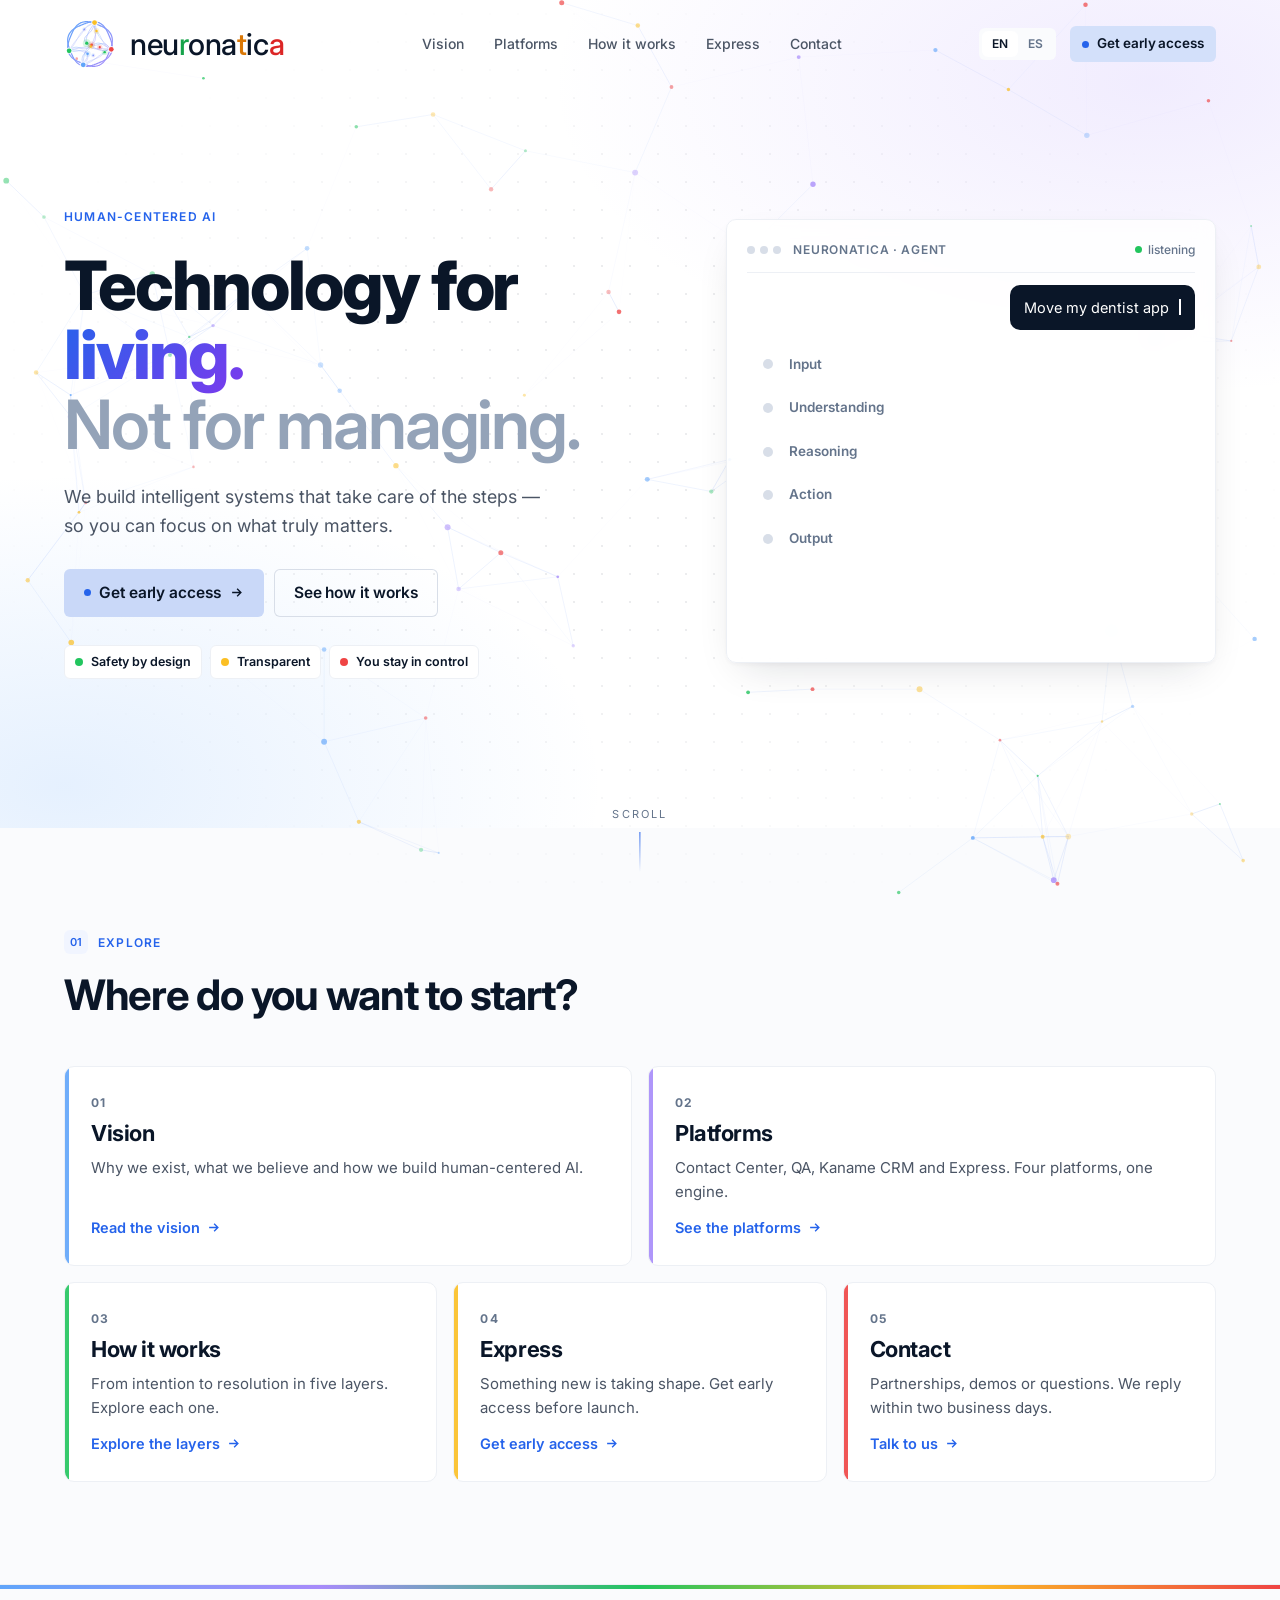
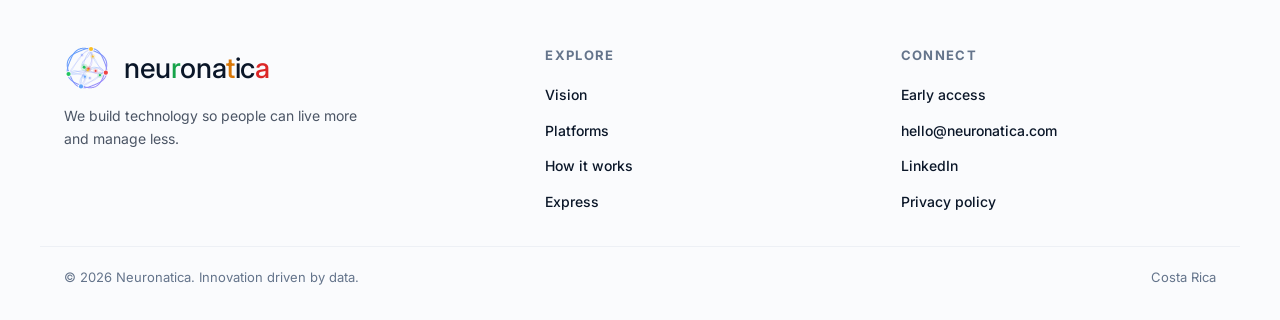
<file: index.html>
<!DOCTYPE html>
<html lang="en">
<head>
<meta charset="UTF-8">
<meta name="viewport" content="width=device-width, initial-scale=1.0">
<title>Technology for Living — Neuronatica</title>
<meta name="description" content="We build technology so people can live more and manage less. Human-centered AI that works for you.">
<link rel="preconnect" href="https://fonts.googleapis.com">
<link href="https://fonts.googleapis.com/css2?family=Inter:wght@400;500;600;700;800&display=swap" rel="stylesheet">
<link rel="icon" type="image/svg+xml" href="favicon.svg">
<link rel="icon" type="image/png" sizes="32x32" href="favicon-32x32.png">
<link rel="icon" type="image/png" sizes="16x16" href="favicon-16x16.png">
<link rel="shortcut icon" href="favicon.ico">
<link rel="apple-touch-icon" sizes="180x180" href="apple-touch-icon.png">
<link rel="manifest" href="site.webmanifest">
<link rel="canonical" href="https://jmarinpuravida-neuronatica.github.io/neuronatica-website/">
<meta property="og:type" content="website">
<meta property="og:site_name" content="Neuronatica">
<meta property="og:title" content="Neuronatica — Technology for Living">
<meta property="og:description" content="We build technology so people can live more and manage less. Human-centered AI that works for you.">
<meta property="og:url" content="https://jmarinpuravida-neuronatica.github.io/neuronatica-website/">
<meta property="og:image" content="https://jmarinpuravida-neuronatica.github.io/neuronatica-website/assets/og-image.png">
<meta property="og:image:width" content="1200">
<meta property="og:image:height" content="630">
<meta name="twitter:card" content="summary_large_image">
<meta name="twitter:title" content="Neuronatica — Technology for Living">
<meta name="twitter:description" content="We build technology so people can live more and manage less. Human-centered AI that works for you.">
<meta name="twitter:image" content="https://jmarinpuravida-neuronatica.github.io/neuronatica-website/assets/og-image.png">
<meta name="theme-color" content="#ffffff">
<script>if('scrollRestoration' in history)history.scrollRestoration='manual';if(!location.hash)scrollTo(0,0);</script>
<script>(function(){try{var l=localStorage.getItem('nn-lang');if(l){document.documentElement.lang=l;if(l!=='en')document.documentElement.classList.add('lang-pending');}}catch(e){}})();</script>
<style>html.lang-pending body{visibility:hidden}</style>
<link rel="stylesheet" href="assets/styles.css">
</head>
<body>
<nav id="nav">
  <div class="nav-in">
    <a href="index.html" class="logo" aria-label="Neuronatica home">
      <svg viewBox="0 0 64 64" fill="none" aria-hidden="true"><defs><linearGradient id="nn-g" x1="0" y1="0" x2="1" y2="1"><stop offset="0" stop-color="#60a5fa"/><stop offset="1" stop-color="#a78bfa"/></linearGradient></defs><path d="M59.00 32.00L59.14 32.71L59.25 33.43L59.35 34.15L59.42 34.88L59.46 35.62L59.48 36.35L59.47 37.09L59.43 37.83L59.36 38.57L59.25 39.30L59.11 40.03L58.94 40.75L58.74 41.47L58.51 42.17L58.24 42.87L57.94 43.55L57.61 44.21L57.24 44.86L56.85 45.49L56.43 46.11L55.99 46.70L55.52 47.27L55.02 47.82L54.51 48.35L53.98 48.86L53.43 49.35L52.86 49.82L52.28 50.26L51.69 50.69L51.09 51.09L50.48 51.48L49.87 51.85L49.25 52.20L48.63 52.54L48.01 52.87L47.39 53.18L46.76 53.48L46.14 53.77L45.52 54.06L44.89 54.33L44.27 54.60L43.65 54.87L43.03 55.13L42.42 55.39L41.80 55.65L41.18 55.91L40.56 56.16L39.93 56.41L39.31 56.66L38.67 56.91L38.04 57.15L37.40 57.39L36.75 57.63L36.10 57.85L35.43 58.07L34.76 58.29L34.08 58.49L33.40 58.67L32.70 58.84L32.00 59.00L31.29 59.14L30.57 59.25L29.85 59.35L29.12 59.42L28.38 59.46L27.65 59.48L26.91 59.47L26.17 59.43L25.43 59.36L24.70 59.25L23.97 59.11L23.25 58.94L22.53 58.74L21.83 58.51L21.13 58.24L20.45 57.94L19.79 57.61L19.14 57.24L18.51 56.85L17.89 56.43L17.30 55.99L16.73 55.52L16.18 55.02L15.65 54.51L15.14 53.98L14.65 53.43L14.18 52.86L13.74 52.28L13.31 51.69L12.91 51.09L12.52 50.48L12.15 49.87L11.80 49.25L11.46 48.63L11.13 48.01L10.82 47.39L10.52 46.76L10.23 46.14L9.94 45.52L9.67 44.89L9.40 44.27L9.13 43.65L8.87 43.03L8.61 42.42L8.35 41.80L8.09 41.18L7.84 40.56L7.59 39.93L7.34 39.31L7.09 38.67L6.85 38.04L6.61 37.40L6.37 36.75L6.15 36.10L5.93 35.43L5.71 34.76L5.51 34.08L5.33 33.40L5.16 32.70L5.00 32.00L4.86 31.29L4.75 30.57L4.65 29.85L4.58 29.12L4.54 28.38L4.52 27.65L4.53 26.91L4.57 26.17L4.64 25.43L4.75 24.70L4.89 23.97L5.06 23.25L5.26 22.53L5.49 21.83L5.76 21.13L6.06 20.45L6.39 19.79L6.76 19.14L7.15 18.51L7.57 17.89L8.01 17.30L8.48 16.73L8.98 16.18L9.49 15.65L10.02 15.14L10.57 14.65L11.14 14.18L11.72 13.74L12.31 13.31L12.91 12.91L13.52 12.52L14.13 12.15L14.75 11.80L15.37 11.46L15.99 11.13L16.61 10.82L17.24 10.52L17.86 10.23L18.48 9.94L19.11 9.67L19.73 9.40L20.35 9.13L20.97 8.87L21.58 8.61L22.20 8.35L22.82 8.09L23.44 7.84L24.07 7.59L24.69 7.34L25.33 7.09L25.96 6.85L26.60 6.61L27.25 6.37L27.90 6.15L28.57 5.93L29.24 5.71L29.92 5.51L30.60 5.33L31.30 5.16L32.00 5.00L32.71 4.86L33.43 4.75L34.15 4.65L34.88 4.58L35.62 4.54L36.35 4.52L37.09 4.53L37.83 4.57L38.57 4.64L39.30 4.75L40.03 4.89L40.75 5.06L41.47 5.26L42.17 5.49L42.87 5.76L43.55 6.06L44.21 6.39L44.86 6.76L45.49 7.15L46.11 7.57L46.70 8.01L47.27 8.48L47.82 8.98L48.35 9.49L48.86 10.02L49.35 10.57L49.82 11.14L50.26 11.72L50.69 12.31L51.09 12.91L51.48 13.52L51.85 14.13L52.20 14.75L52.54 15.37L52.87 15.99L53.18 16.61L53.48 17.24L53.77 17.86L54.06 18.48L54.33 19.11L54.60 19.73L54.87 20.35L55.13 20.97L55.39 21.58L55.65 22.20L55.91 22.82L56.16 23.44L56.41 24.07L56.66 24.69L56.91 25.33L57.15 25.96L57.39 26.60L57.63 27.25L57.85 27.90L58.07 28.57L58.29 29.24L58.49 29.92L58.67 30.60L58.84 31.30L59.00 32.00Z" stroke="url(#nn-g)" stroke-width="1.5"/><path d="M59.00 32.00L58.84 32.70L58.67 33.40L58.49 34.08L58.29 34.76L58.07 35.43L57.85 36.10L57.63 36.75L57.39 37.40L57.15 38.04L56.91 38.67L56.66 39.31L56.41 39.93L56.16 40.56L55.91 41.18L55.65 41.80L55.39 42.42L55.13 43.03L54.87 43.65L54.60 44.27L54.33 44.89L54.06 45.52L53.77 46.14L53.48 46.76L53.18 47.39L52.87 48.01L52.54 48.63L52.20 49.25L51.85 49.87L51.48 50.48L51.09 51.09L50.69 51.69L50.26 52.28L49.82 52.86L49.35 53.43L48.86 53.98L48.35 54.51L47.82 55.02L47.27 55.52L46.70 55.99L46.11 56.43L45.49 56.85L44.86 57.24L44.21 57.61L43.55 57.94L42.87 58.24L42.17 58.51L41.47 58.74L40.75 58.94L40.03 59.11L39.30 59.25L38.57 59.36L37.83 59.43L37.09 59.47L36.35 59.48L35.62 59.46L34.88 59.42L34.15 59.35L33.43 59.25L32.71 59.14L32.00 59.00L31.30 58.84L30.60 58.67L29.92 58.49L29.24 58.29L28.57 58.07L27.90 57.85L27.25 57.63L26.60 57.39L25.96 57.15L25.33 56.91L24.69 56.66L24.07 56.41L23.44 56.16L22.82 55.91L22.20 55.65L21.58 55.39L20.97 55.13L20.35 54.87L19.73 54.60L19.11 54.33L18.48 54.06L17.86 53.77L17.24 53.48L16.61 53.18L15.99 52.87L15.37 52.54L14.75 52.20L14.13 51.85L13.52 51.48L12.91 51.09L12.31 50.69L11.72 50.26L11.14 49.82L10.57 49.35L10.02 48.86L9.49 48.35L8.98 47.82L8.48 47.27L8.01 46.70L7.57 46.11L7.15 45.49L6.76 44.86L6.39 44.21L6.06 43.55L5.76 42.87L5.49 42.17L5.26 41.47L5.06 40.75L4.89 40.03L4.75 39.30L4.64 38.57L4.57 37.83L4.53 37.09L4.52 36.35L4.54 35.62L4.58 34.88L4.65 34.15L4.75 33.43L4.86 32.71L5.00 32.00L5.16 31.30L5.33 30.60L5.51 29.92L5.71 29.24L5.93 28.57L6.15 27.90L6.37 27.25L6.61 26.60L6.85 25.96L7.09 25.33L7.34 24.69L7.59 24.07L7.84 23.44L8.09 22.82L8.35 22.20L8.61 21.58L8.87 20.97L9.13 20.35L9.40 19.73L9.67 19.11L9.94 18.48L10.23 17.86L10.52 17.24L10.82 16.61L11.13 15.99L11.46 15.37L11.80 14.75L12.15 14.13L12.52 13.52L12.91 12.91L13.31 12.31L13.74 11.72L14.18 11.14L14.65 10.57L15.14 10.02L15.65 9.49L16.18 8.98L16.73 8.48L17.30 8.01L17.89 7.57L18.51 7.15L19.14 6.76L19.79 6.39L20.45 6.06L21.13 5.76L21.83 5.49L22.53 5.26L23.25 5.06L23.97 4.89L24.70 4.75L25.43 4.64L26.17 4.57L26.91 4.53L27.65 4.52L28.38 4.54L29.12 4.58L29.85 4.65L30.57 4.75L31.29 4.86L32.00 5.00L32.70 5.16L33.40 5.33L34.08 5.51L34.76 5.71L35.43 5.93L36.10 6.15L36.75 6.37L37.40 6.61L38.04 6.85L38.67 7.09L39.31 7.34L39.93 7.59L40.56 7.84L41.18 8.09L41.80 8.35L42.42 8.61L43.03 8.87L43.65 9.13L44.27 9.40L44.89 9.67L45.52 9.94L46.14 10.23L46.76 10.52L47.39 10.82L48.01 11.13L48.63 11.46L49.25 11.80L49.87 12.15L50.48 12.52L51.09 12.91L51.69 13.31L52.28 13.74L52.86 14.18L53.43 14.65L53.98 15.14L54.51 15.65L55.02 16.18L55.52 16.73L55.99 17.30L56.43 17.89L56.85 18.51L57.24 19.14L57.61 19.79L57.94 20.45L58.24 21.13L58.51 21.83L58.74 22.53L58.94 23.25L59.11 23.97L59.25 24.70L59.36 25.43L59.43 26.17L59.47 26.91L59.48 27.65L59.46 28.38L59.42 29.12L59.35 29.85L59.25 30.57L59.14 31.29L59.00 32.00Z" stroke="url(#nn-g)" stroke-width="1.5"/><path d="M37.61 5.59L37.29 6.18L36.96 6.76L36.62 7.32L36.27 7.87L35.93 8.41L35.58 8.94L35.23 9.46L34.88 9.96L34.54 10.46L34.20 10.96L33.86 11.45L33.53 11.93L33.20 12.41L32.88 12.89L32.57 13.37L32.27 13.85L31.97 14.33L31.68 14.80L31.41 15.28L31.14 15.76L30.88 16.23L30.62 16.71L30.38 17.19L30.15 17.66L29.93 18.14L29.72 18.61L29.51 19.08L29.32 19.54L29.14 20.00L28.96 20.46L28.80 20.90L28.65 21.34L28.50 21.78L28.37 22.20L28.24 22.61L28.13 23.01L28.02 23.40L27.92 23.77L27.83 24.13L27.75 24.48L27.68 24.81L27.61 25.14L27.55 25.45L27.49 25.74L27.44 26.03L27.39 26.32L27.35 26.59L27.32 26.87L27.28 27.15L27.26 27.43L27.24 27.73L27.24 28.03L27.25 28.35L27.28 28.68L27.33 29.03L27.41 29.40L27.51 29.78L27.64 30.17L27.80 30.58L28.00 31.00" stroke="url(#nn-g)" stroke-width="0.62" stroke-linecap="round" opacity="0.9"/><path d="M37.61 5.59L37.50 6.26L37.38 6.92L37.23 7.58L37.08 8.23L36.91 8.86L36.72 9.49L36.52 10.11L36.30 10.71L36.07 11.30L35.83 11.88L35.56 12.44L35.29 12.99L35.00 13.53L34.70 14.05L34.38 14.55L34.06 15.04L33.72 15.51L33.38 15.97L33.03 16.41L32.67 16.83L32.30 17.24L31.93 17.64L31.56 18.03L31.18 18.40L30.81 18.76L30.43 19.12L30.06 19.46L29.69 19.80L29.32 20.13L28.96 20.46L28.61 20.78L28.27 21.10L27.94 21.43L27.61 21.75L27.30 22.08L27.01 22.41L26.73 22.74L26.47 23.09L26.23 23.44L26.01 23.80L25.82 24.16L25.65 24.54L25.50 24.92L25.39 25.31L25.31 25.71L25.26 26.11L25.24 26.51L25.26 26.92L25.32 27.32L25.41 27.71L25.54 28.10L25.70 28.47L25.89 28.83L26.11 29.18L26.36 29.52L26.64 29.83L26.95 30.14L27.28 30.44L27.63 30.72L28.00 31.00" stroke="url(#nn-g)" stroke-width="0.62" stroke-linecap="round" opacity="0.9"/><path d="M28.00 31.00L28.22 31.42L28.45 31.84L28.69 32.25L28.94 32.65L29.21 33.04L29.49 33.43L29.78 33.80L30.09 34.16L30.41 34.51L30.75 34.84L31.10 35.16L31.47 35.46L31.85 35.75L32.24 36.01L32.65 36.26L33.07 36.49L33.50 36.71L33.94 36.90L34.40 37.07L34.86 37.23L35.33 37.37L35.81 37.49L36.29 37.59L36.79 37.67L37.28 37.75L37.79 37.80L38.30 37.85L38.81 37.88L39.32 37.90L39.84 37.91L40.37 37.92L40.90 37.91L41.43 37.91L41.96 37.90L42.50 37.88L43.04 37.87L43.59 37.85L44.14 37.84L44.70 37.83L45.26 37.82L45.82 37.81L46.40 37.81L46.98 37.82L47.57 37.83L48.16 37.85L48.76 37.87L49.37 37.89L49.99 37.93L50.62 37.96L51.26 38.01L51.91 38.05L52.57 38.10L53.23 38.16L53.91 38.21L54.60 38.27L55.30 38.33L56.01 38.38L56.73 38.44L57.46 38.49L58.20 38.53" stroke="url(#nn-g)" stroke-width="0.62" stroke-linecap="round" opacity="0.9"/><path d="M28.00 31.00L28.39 31.27L28.77 31.53L29.16 31.78L29.55 32.02L29.94 32.25L30.33 32.47L30.71 32.69L31.09 32.91L31.47 33.12L31.85 33.33L32.23 33.54L32.60 33.75L32.98 33.96L33.35 34.17L33.72 34.39L34.10 34.61L34.47 34.83L34.85 35.05L35.23 35.28L35.61 35.52L36.00 35.75L36.39 35.99L36.79 36.23L37.20 36.48L37.62 36.72L38.04 36.96L38.48 37.20L38.92 37.44L39.38 37.68L39.84 37.91L40.32 38.14L40.81 38.35L41.31 38.56L41.82 38.76L42.34 38.95L42.87 39.12L43.41 39.29L43.96 39.43L44.53 39.57L45.10 39.68L45.68 39.78L46.27 39.87L46.87 39.93L47.48 39.98L48.10 40.00L48.73 40.01L49.36 40.01L50.00 39.98L50.65 39.94L51.30 39.88L51.96 39.80L52.63 39.71L53.30 39.60L53.98 39.48L54.67 39.35L55.36 39.20L56.06 39.05L56.77 38.88L57.48 38.71L58.20 38.53" stroke="url(#nn-g)" stroke-width="0.62" stroke-linecap="round" opacity="0.9"/><path d="M6.32 40.34L6.90 40.07L7.46 39.83L8.01 39.61L8.54 39.41L9.06 39.23L9.57 39.07L10.06 38.92L10.54 38.79L11.00 38.67L11.46 38.56L11.90 38.45L12.33 38.35L12.74 38.26L13.16 38.17L13.56 38.09L13.96 38.00L14.35 37.92L14.74 37.83L15.13 37.75L15.52 37.66L15.90 37.58L16.29 37.49L16.68 37.40L17.07 37.31L17.46 37.23L17.86 37.14L18.26 37.05L18.66 36.96L19.06 36.88L19.46 36.80L19.87 36.71L20.27 36.63L20.68 36.56L21.09 36.48L21.49 36.41L21.90 36.35L22.31 36.28L22.71 36.22L23.12 36.17L23.53 36.12L23.93 36.07L24.34 36.03L24.75 35.99L25.17 35.96L25.58 35.93L26.01 35.90L26.44 35.87L26.87 35.84L27.32 35.81L27.77 35.78L28.23 35.75L28.71 35.71L29.20 35.66L29.70 35.61L30.21 35.54L30.74 35.47L31.28 35.38L31.84 35.27L32.41 35.15L33.00 35.00" stroke="url(#nn-g)" stroke-width="0.56" stroke-linecap="round" opacity="0.9"/><path d="M6.32 40.34L6.78 39.90L7.24 39.48L7.70 39.08L8.15 38.71L8.61 38.35L9.06 38.02L9.52 37.72L9.97 37.43L10.43 37.17L10.88 36.94L11.34 36.73L11.80 36.55L12.25 36.39L12.71 36.25L13.16 36.15L13.61 36.06L14.06 36.00L14.51 35.96L14.94 35.95L15.38 35.95L15.81 35.98L16.23 36.02L16.65 36.08L17.06 36.15L17.47 36.24L17.88 36.33L18.28 36.44L18.67 36.55L19.07 36.67L19.46 36.80L19.86 36.92L20.25 37.04L20.64 37.17L21.04 37.29L21.44 37.40L21.85 37.51L22.26 37.61L22.67 37.70L23.09 37.77L23.52 37.83L23.95 37.88L24.39 37.91L24.83 37.93L25.29 37.92L25.74 37.90L26.20 37.86L26.67 37.79L27.14 37.70L27.62 37.59L28.09 37.46L28.57 37.31L29.06 37.14L29.54 36.94L30.03 36.72L30.52 36.49L31.01 36.23L31.50 35.95L32.00 35.65L32.50 35.34L33.00 35.00" stroke="url(#nn-g)" stroke-width="0.56" stroke-linecap="round" opacity="0.9"/><path d="M33.00 35.00L33.59 34.85L34.16 34.70L34.72 34.57L35.26 34.44L35.79 34.31L36.31 34.19L36.81 34.07L37.30 33.96L37.78 33.84L38.24 33.73L38.68 33.62L39.11 33.51L39.53 33.41L39.94 33.30L40.34 33.19L40.73 33.07L41.10 32.96L41.47 32.85L41.83 32.74L42.19 32.63L42.54 32.51L42.88 32.40L43.23 32.29L43.58 32.18L43.92 32.08L44.27 31.98L44.63 31.89L44.99 31.80L45.35 31.73L45.72 31.66L46.09 31.61L46.48 31.57L46.86 31.54L47.26 31.54L47.66 31.55L48.06 31.57L48.47 31.62L48.88 31.69L49.29 31.78L49.71 31.89L50.12 32.03L50.54 32.18L50.96 32.36L51.38 32.56L51.79 32.78L52.21 33.03L52.62 33.29L53.04 33.58L53.45 33.89L53.87 34.22L54.28 34.57L54.70 34.94L55.12 35.33L55.54 35.74L55.97 36.16L56.40 36.60L56.84 37.06L57.28 37.54L57.73 38.03L58.20 38.53" stroke="url(#nn-g)" stroke-width="0.56" stroke-linecap="round" opacity="0.9"/><path d="M33.00 35.00L33.50 34.66L33.99 34.33L34.47 34.01L34.95 33.70L35.41 33.40L35.87 33.11L36.32 32.84L36.77 32.59L37.21 32.34L37.65 32.12L38.09 31.91L38.52 31.73L38.96 31.56L39.39 31.41L39.81 31.28L40.24 31.17L40.66 31.08L41.08 31.01L41.50 30.96L41.91 30.93L42.32 30.93L42.72 30.94L43.12 30.97L43.51 31.02L43.90 31.09L44.28 31.18L44.65 31.28L45.01 31.39L45.37 31.52L45.72 31.66L46.06 31.81L46.40 31.97L46.73 32.14L47.06 32.32L47.38 32.50L47.71 32.68L48.03 32.87L48.36 33.07L48.69 33.26L49.02 33.46L49.36 33.66L49.71 33.87L50.07 34.08L50.43 34.29L50.81 34.50L51.20 34.72L51.61 34.94L52.03 35.17L52.46 35.40L52.91 35.64L53.37 35.89L53.85 36.14L54.34 36.40L54.85 36.67L55.37 36.95L55.91 37.24L56.46 37.55L57.03 37.86L57.61 38.19L58.20 38.53" stroke="url(#nn-g)" stroke-width="0.56" stroke-linecap="round" opacity="0.9"/><path d="M37.61 5.59L37.61 6.14L37.60 6.69L37.59 7.24L37.59 7.78L37.58 8.32L37.58 8.86L37.58 9.39L37.58 9.92L37.59 10.44L37.60 10.96L37.61 11.48L37.64 11.99L37.66 12.50L37.70 13.00L37.74 13.50L37.78 14.00L37.83 14.49L37.89 14.98L37.95 15.47L38.01 15.95L38.08 16.44L38.15 16.92L38.22 17.39L38.30 17.87L38.37 18.34L38.45 18.82L38.52 19.29L38.59 19.76L38.65 20.24L38.71 20.71L38.77 21.18L38.81 21.65L38.85 22.12L38.87 22.59L38.89 23.06L38.89 23.52L38.88 23.99L38.85 24.45L38.81 24.91L38.75 25.37L38.67 25.83L38.58 26.28L38.46 26.72L38.33 27.16L38.19 27.59L38.02 28.02L37.83 28.44L37.63 28.85L37.41 29.25L37.17 29.64L36.91 30.02L36.64 30.40L36.35 30.76L36.05 31.11L35.74 31.45L35.41 31.78L35.07 32.10L34.73 32.41L34.37 32.71L34.00 33.00" stroke="url(#nn-g)" stroke-width="0.53" stroke-linecap="round" opacity="0.9"/><path d="M37.61 5.59L37.79 6.11L37.97 6.63L38.14 7.15L38.31 7.67L38.47 8.19L38.62 8.71L38.77 9.23L38.91 9.75L39.03 10.26L39.15 10.78L39.25 11.30L39.34 11.81L39.42 12.33L39.48 12.84L39.53 13.36L39.57 13.87L39.59 14.38L39.60 14.89L39.59 15.39L39.57 15.90L39.53 16.40L39.49 16.89L39.43 17.39L39.36 17.88L39.27 18.36L39.18 18.84L39.08 19.31L38.96 19.78L38.84 20.25L38.71 20.71L38.58 21.16L38.44 21.61L38.30 22.05L38.15 22.48L38.00 22.91L37.85 23.33L37.70 23.75L37.54 24.16L37.39 24.57L37.24 24.98L37.09 25.38L36.94 25.78L36.79 26.17L36.65 26.57L36.50 26.96L36.36 27.35L36.21 27.75L36.07 28.14L35.92 28.54L35.78 28.93L35.63 29.33L35.48 29.73L35.32 30.13L35.16 30.54L34.99 30.94L34.81 31.35L34.63 31.76L34.43 32.18L34.22 32.59L34.00 33.00" stroke="url(#nn-g)" stroke-width="0.53" stroke-linecap="round" opacity="0.9"/><path d="M34.00 33.00L33.63 33.29L33.26 33.57L32.89 33.85L32.52 34.13L32.15 34.42L31.79 34.70L31.43 34.99L31.08 35.28L30.73 35.57L30.39 35.87L30.05 36.17L29.73 36.49L29.41 36.80L29.10 37.13L28.80 37.46L28.51 37.81L28.23 38.16L27.96 38.51L27.70 38.88L27.45 39.25L27.21 39.63L26.99 40.02L26.77 40.41L26.57 40.81L26.38 41.21L26.20 41.62L26.03 42.03L25.87 42.45L25.72 42.87L25.58 43.29L25.45 43.71L25.33 44.13L25.21 44.55L25.11 44.97L25.00 45.40L24.91 45.82L24.82 46.24L24.73 46.66L24.65 47.09L24.57 47.51L24.49 47.94L24.42 48.37L24.34 48.80L24.27 49.24L24.20 49.68L24.12 50.13L24.06 50.59L23.99 51.05L23.92 51.53L23.86 52.02L23.80 52.52L23.75 53.03L23.70 53.56L23.66 54.10L23.63 54.66L23.61 55.23L23.60 55.82L23.61 56.42L23.62 57.04L23.66 57.68" stroke="url(#nn-g)" stroke-width="0.53" stroke-linecap="round" opacity="0.9"/><path d="M34.00 33.00L33.77 33.41L33.54 33.82L33.30 34.22L33.06 34.62L32.82 35.02L32.57 35.41L32.32 35.80L32.07 36.18L31.81 36.55L31.54 36.92L31.27 37.28L31.00 37.63L30.72 37.98L30.44 38.31L30.16 38.65L29.87 38.97L29.57 39.29L29.27 39.61L28.97 39.92L28.67 40.22L28.36 40.53L28.05 40.83L27.74 41.13L27.43 41.43L27.12 41.73L26.81 42.03L26.49 42.34L26.19 42.65L25.88 42.96L25.58 43.29L25.28 43.62L24.99 43.96L24.71 44.31L24.44 44.67L24.18 45.04L23.93 45.42L23.69 45.82L23.47 46.22L23.26 46.64L23.07 47.07L22.90 47.52L22.75 47.97L22.62 48.44L22.51 48.92L22.42 49.41L22.35 49.91L22.30 50.42L22.28 50.93L22.28 51.46L22.30 51.99L22.35 52.53L22.41 53.08L22.50 53.63L22.61 54.19L22.74 54.75L22.89 55.33L23.05 55.90L23.24 56.49L23.44 57.08L23.66 57.68" stroke="url(#nn-g)" stroke-width="0.53" stroke-linecap="round" opacity="0.9"/><path d="M6.32 40.34L6.74 40.46L7.16 40.57L7.59 40.67L8.02 40.76L8.45 40.84L8.88 40.92L9.31 40.99L9.75 41.04L10.18 41.09L10.61 41.13L11.05 41.16L11.48 41.17L11.91 41.18L12.34 41.17L12.77 41.16L13.20 41.14L13.62 41.10L14.05 41.06L14.47 41.01L14.89 40.95L15.30 40.89L15.72 40.82L16.13 40.74L16.54 40.66L16.95 40.58L17.35 40.50L17.76 40.41L18.16 40.33L18.56 40.25L18.96 40.17L19.36 40.10L19.76 40.03L20.16 39.97L20.56 39.91L20.96 39.87L21.35 39.84L21.75 39.82L22.14 39.81L22.53 39.82L22.92 39.84L23.30 39.89L23.69 39.94L24.06 40.02L24.44 40.11L24.80 40.23L25.16 40.36L25.51 40.51L25.86 40.68L26.19 40.87L26.51 41.08L26.82 41.30L27.12 41.55L27.40 41.80L27.67 42.08L27.92 42.37L28.17 42.67L28.39 42.99L28.61 43.31L28.81 43.65L29.00 44.00" stroke="url(#nn-g)" stroke-width="0.46" stroke-linecap="round" opacity="0.9"/><path d="M6.32 40.34L6.75 40.29L7.18 40.23L7.61 40.17L8.03 40.10L8.46 40.04L8.88 39.97L9.31 39.90L9.73 39.84L10.15 39.78L10.58 39.73L11.00 39.68L11.43 39.63L11.85 39.59L12.27 39.56L12.70 39.54L13.12 39.53L13.55 39.52L13.97 39.52L14.40 39.53L14.82 39.55L15.25 39.58L15.67 39.62L16.09 39.66L16.51 39.71L16.93 39.77L17.34 39.84L17.75 39.91L18.16 39.99L18.56 40.08L18.96 40.17L19.36 40.27L19.75 40.36L20.13 40.47L20.51 40.57L20.88 40.68L21.24 40.78L21.60 40.89L21.95 41.00L22.30 41.11L22.64 41.22L22.98 41.33L23.31 41.44L23.63 41.54L23.95 41.65L24.27 41.76L24.59 41.86L24.90 41.97L25.21 42.08L25.52 42.19L25.83 42.31L26.15 42.43L26.46 42.56L26.77 42.69L27.09 42.84L27.41 42.99L27.73 43.16L28.04 43.35L28.36 43.55L28.68 43.76L29.00 44.00" stroke="url(#nn-g)" stroke-width="0.46" stroke-linecap="round" opacity="0.9"/><path d="M29.00 44.00L29.01 44.40L29.01 44.78L28.99 45.16L28.97 45.52L28.94 45.86L28.91 46.20L28.86 46.53L28.81 46.84L28.75 47.14L28.69 47.43L28.62 47.72L28.54 47.99L28.46 48.25L28.37 48.50L28.28 48.75L28.19 48.98L28.09 49.21L27.99 49.44L27.89 49.65L27.78 49.86L27.67 50.07L27.56 50.27L27.45 50.46L27.34 50.65L27.22 50.84L27.10 51.03L26.98 51.21L26.86 51.39L26.74 51.57L26.62 51.75L26.49 51.93L26.37 52.10L26.24 52.28L26.12 52.46L25.99 52.63L25.87 52.81L25.74 52.99L25.62 53.17L25.49 53.35L25.37 53.54L25.25 53.72L25.13 53.91L25.01 54.09L24.90 54.29L24.79 54.48L24.68 54.67L24.57 54.87L24.47 55.07L24.37 55.27L24.28 55.48L24.19 55.69L24.11 55.90L24.03 56.11L23.96 56.33L23.89 56.54L23.83 56.77L23.78 56.99L23.73 57.22L23.69 57.45L23.66 57.68" stroke="url(#nn-g)" stroke-width="0.46" stroke-linecap="round" opacity="0.9"/><path d="M29.00 44.00L29.08 44.39L29.16 44.77L29.22 45.14L29.27 45.51L29.32 45.86L29.35 46.21L29.38 46.55L29.39 46.88L29.40 47.21L29.40 47.53L29.39 47.84L29.37 48.14L29.35 48.44L29.31 48.73L29.27 49.02L29.21 49.30L29.15 49.57L29.09 49.84L29.01 50.10L28.93 50.35L28.84 50.60L28.75 50.85L28.64 51.08L28.54 51.31L28.42 51.54L28.31 51.76L28.18 51.97L28.06 52.18L27.93 52.38L27.79 52.58L27.66 52.77L27.52 52.95L27.38 53.14L27.23 53.32L27.09 53.49L26.94 53.66L26.79 53.83L26.65 53.99L26.50 54.15L26.35 54.31L26.20 54.47L26.05 54.62L25.90 54.78L25.75 54.93L25.61 55.08L25.46 55.23L25.32 55.39L25.17 55.54L25.03 55.70L24.89 55.86L24.76 56.02L24.62 56.18L24.49 56.35L24.36 56.52L24.23 56.70L24.11 56.88L23.99 57.07L23.87 57.27L23.76 57.47L23.66 57.68" stroke="url(#nn-g)" stroke-width="0.46" stroke-linecap="round" opacity="0.9"/><path d="M58.20 38.53L57.80 38.23L57.42 37.92L57.04 37.60L56.67 37.27L56.30 36.94L55.94 36.60L55.58 36.26L55.23 35.91L54.88 35.56L54.53 35.21L54.18 34.85L53.83 34.50L53.48 34.14L53.13 33.77L52.78 33.41L52.42 33.05L52.07 32.68L51.71 32.31L51.35 31.94L50.99 31.57L50.63 31.20L50.26 30.83L49.90 30.45L49.53 30.08L49.16 29.70L48.80 29.32L48.43 28.94L48.07 28.56L47.70 28.17L47.34 27.79L46.99 27.40L46.63 27.01L46.29 26.61L45.94 26.22L45.61 25.82L45.28 25.42L44.95 25.02L44.64 24.62L44.33 24.21L44.04 23.81L43.75 23.40L43.47 23.00L43.20 22.59L42.94 22.18L42.69 21.77L42.45 21.37L42.23 20.96L42.01 20.56L41.80 20.15L41.60 19.75L41.41 19.36L41.23 18.96L41.05 18.57L40.89 18.19L40.73 17.81L40.57 17.43L40.42 17.06L40.28 16.70L40.14 16.35L40.00 16.00" stroke="url(#nn-g)" stroke-width="0.40" stroke-linecap="round" opacity="0.9"/><path d="M58.20 38.53L57.73 38.36L57.26 38.17L56.80 37.97L56.34 37.76L55.88 37.53L55.43 37.28L54.99 37.02L54.55 36.74L54.12 36.45L53.70 36.15L53.29 35.83L52.89 35.49L52.49 35.14L52.11 34.78L51.74 34.41L51.37 34.02L51.02 33.62L50.68 33.22L50.35 32.80L50.03 32.37L49.72 31.94L49.43 31.50L49.14 31.05L48.86 30.59L48.59 30.13L48.33 29.67L48.07 29.20L47.82 28.73L47.58 28.26L47.34 27.79L47.11 27.31L46.88 26.84L46.66 26.37L46.43 25.90L46.21 25.43L45.99 24.97L45.77 24.51L45.55 24.05L45.32 23.60L45.10 23.16L44.87 22.72L44.64 22.29L44.41 21.86L44.17 21.44L43.93 21.03L43.68 20.63L43.44 20.24L43.18 19.85L42.93 19.48L42.67 19.11L42.41 18.75L42.14 18.41L41.88 18.07L41.61 17.74L41.34 17.43L41.07 17.12L40.80 16.82L40.53 16.54L40.26 16.26L40.00 16.00" stroke="url(#nn-g)" stroke-width="0.40" stroke-linecap="round" opacity="0.9"/><path d="M40.00 16.00L39.83 15.69L39.67 15.39L39.52 15.09L39.38 14.81L39.25 14.54L39.13 14.27L39.02 14.01L38.91 13.76L38.82 13.52L38.73 13.29L38.65 13.07L38.58 12.85L38.52 12.64L38.46 12.44L38.41 12.24L38.36 12.05L38.32 11.87L38.28 11.70L38.25 11.53L38.23 11.37L38.20 11.21L38.19 11.05L38.17 10.91L38.16 10.76L38.15 10.62L38.14 10.48L38.14 10.35L38.13 10.22L38.13 10.09L38.13 9.96L38.13 9.83L38.13 9.70L38.13 9.58L38.13 9.45L38.14 9.32L38.14 9.20L38.14 9.07L38.14 8.94L38.14 8.81L38.14 8.68L38.14 8.54L38.14 8.41L38.14 8.27L38.13 8.13L38.12 7.99L38.11 7.85L38.10 7.70L38.08 7.55L38.07 7.40L38.04 7.25L38.02 7.10L37.99 6.94L37.96 6.78L37.92 6.62L37.88 6.46L37.84 6.29L37.79 6.12L37.73 5.95L37.68 5.77L37.61 5.59" stroke="url(#nn-g)" stroke-width="0.40" stroke-linecap="round" opacity="0.9"/><path d="M40.00 16.00L39.78 15.72L39.57 15.45L39.37 15.18L39.19 14.93L39.01 14.68L38.84 14.43L38.67 14.20L38.52 13.97L38.38 13.74L38.24 13.52L38.12 13.31L38.00 13.10L37.89 12.90L37.78 12.70L37.69 12.50L37.60 12.31L37.52 12.12L37.44 11.94L37.38 11.75L37.32 11.58L37.26 11.40L37.22 11.23L37.17 11.06L37.14 10.89L37.11 10.73L37.09 10.57L37.07 10.41L37.06 10.26L37.05 10.10L37.05 9.95L37.05 9.81L37.06 9.66L37.07 9.52L37.08 9.38L37.10 9.24L37.12 9.11L37.14 8.97L37.16 8.84L37.19 8.71L37.21 8.58L37.24 8.45L37.27 8.32L37.30 8.19L37.33 8.06L37.36 7.93L37.39 7.80L37.42 7.67L37.45 7.53L37.48 7.39L37.50 7.25L37.53 7.11L37.55 6.96L37.57 6.80L37.59 6.65L37.60 6.48L37.61 6.32L37.62 6.14L37.62 5.97L37.62 5.78L37.61 5.59" stroke="url(#nn-g)" stroke-width="0.40" stroke-linecap="round" opacity="0.9"/><path d="M6.32 40.34L6.70 39.91L7.08 39.48L7.46 39.04L7.84 38.60L8.21 38.16L8.59 37.71L8.96 37.26L9.33 36.80L9.69 36.34L10.06 35.87L10.41 35.41L10.76 34.93L11.11 34.45L11.45 33.97L11.79 33.49L12.12 33.00L12.44 32.50L12.76 32.01L13.07 31.51L13.38 31.00L13.68 30.50L13.98 29.99L14.27 29.48L14.56 28.97L14.84 28.46L15.12 27.95L15.40 27.44L15.67 26.93L15.94 26.43L16.21 25.92L16.48 25.42L16.75 24.92L17.02 24.42L17.29 23.93L17.56 23.44L17.83 22.96L18.10 22.49L18.37 22.02L18.65 21.56L18.93 21.10L19.21 20.66L19.50 20.22L19.79 19.79L20.08 19.37L20.37 18.96L20.67 18.56L20.97 18.17L21.28 17.79L21.59 17.42L21.89 17.06L22.21 16.71L22.52 16.37L22.83 16.04L23.15 15.72L23.46 15.41L23.77 15.10L24.08 14.81L24.39 14.53L24.70 14.26L25.00 14.00" stroke="url(#nn-g)" stroke-width="0.37" stroke-linecap="round" opacity="0.9"/><path d="M6.32 40.34L6.59 39.84L6.86 39.33L7.14 38.82L7.41 38.31L7.69 37.80L7.98 37.29L8.26 36.78L8.56 36.27L8.85 35.76L9.15 35.26L9.46 34.76L9.77 34.26L10.09 33.76L10.42 33.27L10.75 32.78L11.08 32.29L11.42 31.81L11.77 31.33L12.12 30.86L12.48 30.39L12.84 29.92L13.21 29.46L13.57 29.01L13.95 28.56L14.32 28.11L14.70 27.66L15.08 27.22L15.46 26.78L15.83 26.35L16.21 25.92L16.59 25.49L16.96 25.07L17.34 24.64L17.71 24.22L18.07 23.81L18.43 23.39L18.79 22.97L19.14 22.56L19.48 22.15L19.82 21.74L20.15 21.33L20.47 20.92L20.78 20.52L21.09 20.11L21.39 19.71L21.68 19.30L21.96 18.90L22.24 18.51L22.51 18.11L22.76 17.72L23.02 17.32L23.26 16.94L23.50 16.55L23.73 16.17L23.95 15.80L24.17 15.42L24.39 15.06L24.59 14.70L24.80 14.35L25.00 14.00" stroke="url(#nn-g)" stroke-width="0.37" stroke-linecap="round" opacity="0.9"/><path d="M25.00 14.00L25.22 13.77L25.43 13.54L25.65 13.33L25.86 13.12L26.07 12.92L26.29 12.72L26.49 12.53L26.70 12.35L26.91 12.17L27.11 12.00L27.32 11.83L27.52 11.67L27.72 11.51L27.92 11.36L28.12 11.21L28.32 11.07L28.52 10.93L28.72 10.79L28.91 10.66L29.11 10.53L29.31 10.40L29.50 10.28L29.70 10.15L29.89 10.03L30.09 9.92L30.28 9.80L30.47 9.69L30.67 9.57L30.86 9.46L31.06 9.35L31.26 9.24L31.45 9.13L31.65 9.02L31.85 8.91L32.05 8.80L32.25 8.69L32.46 8.58L32.66 8.46L32.86 8.35L33.07 8.24L33.28 8.12L33.49 8.01L33.70 7.89L33.91 7.77L34.13 7.65L34.35 7.53L34.56 7.41L34.78 7.29L35.01 7.16L35.23 7.03L35.46 6.90L35.69 6.76L35.92 6.63L36.16 6.49L36.39 6.34L36.63 6.20L36.87 6.05L37.12 5.90L37.36 5.75L37.61 5.59" stroke="url(#nn-g)" stroke-width="0.37" stroke-linecap="round" opacity="0.9"/><path d="M25.00 14.00L25.18 13.74L25.36 13.48L25.54 13.24L25.72 12.99L25.90 12.76L26.08 12.53L26.26 12.31L26.44 12.09L26.62 11.88L26.80 11.67L26.98 11.47L27.17 11.27L27.35 11.08L27.53 10.90L27.72 10.72L27.90 10.55L28.09 10.38L28.28 10.21L28.46 10.05L28.65 9.90L28.84 9.74L29.04 9.60L29.23 9.46L29.42 9.32L29.62 9.18L29.82 9.05L30.02 8.92L30.22 8.80L30.42 8.68L30.62 8.56L30.82 8.45L31.03 8.34L31.24 8.23L31.44 8.13L31.65 8.02L31.87 7.92L32.08 7.82L32.30 7.73L32.51 7.63L32.73 7.54L32.95 7.44L33.18 7.35L33.40 7.26L33.63 7.17L33.86 7.08L34.09 6.99L34.32 6.90L34.56 6.81L34.80 6.72L35.04 6.62L35.28 6.53L35.53 6.43L35.78 6.34L36.03 6.24L36.29 6.14L36.55 6.03L36.81 5.93L37.07 5.82L37.34 5.71L37.61 5.59" stroke="url(#nn-g)" stroke-width="0.37" stroke-linecap="round" opacity="0.9"/><path d="M23.66 57.68L24.16 57.52L24.66 57.36L25.16 57.20L25.67 57.04L26.18 56.87L26.68 56.70L27.19 56.52L27.70 56.33L28.20 56.14L28.71 55.94L29.21 55.74L29.71 55.52L30.20 55.30L30.70 55.07L31.19 54.83L31.68 54.58L32.16 54.33L32.64 54.07L33.12 53.79L33.59 53.51L34.06 53.23L34.52 52.94L34.98 52.64L35.43 52.33L35.88 52.02L36.33 51.70L36.77 51.39L37.21 51.06L37.65 50.74L38.08 50.41L38.51 50.09L38.93 49.76L39.36 49.43L39.77 49.11L40.19 48.78L40.61 48.46L41.02 48.14L41.43 47.83L41.84 47.52L42.24 47.21L42.65 46.91L43.05 46.62L43.45 46.33L43.85 46.04L44.25 45.76L44.65 45.49L45.05 45.22L45.45 44.95L45.84 44.70L46.23 44.44L46.62 44.19L47.01 43.94L47.40 43.70L47.78 43.45L48.16 43.21L48.54 42.97L48.91 42.73L49.28 42.49L49.64 42.25L50.00 42.00" stroke="url(#nn-g)" stroke-width="0.40" stroke-linecap="round" opacity="0.9"/><path d="M23.66 57.68L24.09 57.39L24.53 57.09L24.97 56.80L25.42 56.51L25.87 56.22L26.32 55.93L26.77 55.65L27.23 55.37L27.69 55.09L28.16 54.82L28.63 54.55L29.10 54.29L29.58 54.04L30.06 53.79L30.55 53.54L31.04 53.30L31.53 53.07L32.02 52.84L32.52 52.62L33.02 52.40L33.52 52.19L34.02 51.99L34.53 51.78L35.04 51.58L35.55 51.38L36.05 51.19L36.56 50.99L37.07 50.80L37.58 50.61L38.08 50.41L38.58 50.22L39.08 50.02L39.58 49.82L40.07 49.61L40.56 49.40L41.04 49.19L41.52 48.96L41.99 48.74L42.46 48.50L42.91 48.26L43.36 48.01L43.81 47.76L44.24 47.49L44.66 47.22L45.08 46.94L45.48 46.65L45.88 46.36L46.26 46.06L46.63 45.75L46.99 45.43L47.35 45.10L47.69 44.77L48.01 44.44L48.33 44.10L48.64 43.75L48.93 43.41L49.21 43.06L49.49 42.71L49.75 42.35L50.00 42.00" stroke="url(#nn-g)" stroke-width="0.40" stroke-linecap="round" opacity="0.9"/><path d="M50.00 42.00L50.32 41.73L50.62 41.47L50.92 41.22L51.21 40.98L51.48 40.76L51.75 40.55L52.01 40.35L52.27 40.17L52.51 39.99L52.75 39.83L52.97 39.67L53.19 39.53L53.40 39.39L53.60 39.27L53.80 39.15L53.98 39.05L54.16 38.95L54.33 38.86L54.49 38.78L54.65 38.71L54.79 38.64L54.93 38.58L55.07 38.53L55.19 38.49L55.31 38.45L55.42 38.41L55.53 38.38L55.63 38.36L55.72 38.34L55.81 38.32L55.89 38.30L55.97 38.29L56.04 38.28L56.12 38.28L56.19 38.27L56.26 38.27L56.32 38.27L56.39 38.27L56.46 38.27L56.53 38.27L56.60 38.28L56.67 38.29L56.74 38.30L56.82 38.31L56.89 38.32L56.97 38.33L57.05 38.35L57.13 38.36L57.21 38.38L57.30 38.40L57.38 38.41L57.47 38.43L57.56 38.45L57.65 38.47L57.74 38.48L57.83 38.50L57.92 38.51L58.01 38.52L58.10 38.53L58.20 38.53" stroke="url(#nn-g)" stroke-width="0.40" stroke-linecap="round" opacity="0.9"/><path d="M50.00 42.00L50.28 41.69L50.54 41.39L50.80 41.10L51.05 40.82L51.30 40.56L51.53 40.30L51.76 40.06L51.98 39.83L52.19 39.62L52.40 39.41L52.60 39.21L52.80 39.03L52.99 38.85L53.18 38.68L53.36 38.53L53.53 38.38L53.70 38.25L53.87 38.12L54.03 38.00L54.19 37.89L54.35 37.79L54.50 37.70L54.65 37.61L54.80 37.54L54.94 37.47L55.08 37.41L55.22 37.36L55.36 37.32L55.50 37.28L55.63 37.25L55.76 37.23L55.89 37.22L56.02 37.22L56.14 37.22L56.26 37.23L56.37 37.25L56.48 37.27L56.59 37.30L56.69 37.34L56.79 37.38L56.88 37.42L56.97 37.47L57.06 37.52L57.14 37.57L57.21 37.63L57.29 37.68L57.36 37.74L57.42 37.80L57.49 37.86L57.55 37.92L57.61 37.98L57.68 38.05L57.74 38.11L57.80 38.17L57.86 38.23L57.92 38.29L57.99 38.35L58.06 38.41L58.13 38.47L58.20 38.53" stroke="url(#nn-g)" stroke-width="0.40" stroke-linecap="round" opacity="0.9"/><circle cx="28" cy="31" r="4.8" fill="#22c55e" opacity=".18"/><circle cx="28" cy="31" r="2" fill="#22c55e"/><circle cx="34" cy="33" r="4.1" fill="#ef4444" opacity=".18"/><circle cx="34" cy="33" r="1.7" fill="#ef4444"/><circle cx="33" cy="35" r="3.6" fill="#fbbf24" opacity=".18"/><circle cx="33" cy="35" r="1.5" fill="#fbbf24"/><circle cx="29" cy="44" r="3.8" fill="#60a5fa" opacity=".18"/><circle cx="29" cy="44" r="1.6" fill="#60a5fa"/><circle cx="40" cy="16" r="3.6" fill="#fbbf24" opacity=".18"/><circle cx="40" cy="16" r="1.5" fill="#fbbf24"/><circle cx="50" cy="42" r="3.6" fill="#22c55e" opacity=".18"/><circle cx="50" cy="42" r="1.5" fill="#22c55e"/><circle cx="44" cy="36" r="3.4" fill="#ef4444" opacity=".18"/><circle cx="44" cy="36" r="1.4" fill="#ef4444"/><circle cx="25" cy="14" r="2.6" fill="url(#nn-g)" opacity=".18"/><circle cx="25" cy="14" r="1.1" fill="url(#nn-g)"/><circle cx="36" cy="46" r="2.6" fill="url(#nn-g)" opacity=".18"/><circle cx="36" cy="46" r="1.1" fill="url(#nn-g)"/><circle cx="37.61" cy="5.59" r="4.1" fill="#ffffff" opacity=".8"/><circle cx="37.61" cy="5.59" r="2.9" fill="#fbbf24"/><circle cx="58.20" cy="38.53" r="4.1" fill="#ffffff" opacity=".8"/><circle cx="58.20" cy="38.53" r="2.9" fill="#ef4444"/><circle cx="23.66" cy="57.68" r="4.1" fill="#ffffff" opacity=".8"/><circle cx="23.66" cy="57.68" r="2.9" fill="#60a5fa"/><circle cx="6.32" cy="40.34" r="4.1" fill="#ffffff" opacity=".8"/><circle cx="6.32" cy="40.34" r="2.9" fill="#22c55e"/></svg>
      <span>neu<span class="r">r</span>ona<span class="t">t</span>ic<span class="a2">a</span></span>
    </a>
    <div class="nav-links" id="links">
      <a href="vision.html" data-en="Vision" data-es="Visión">Vision</a>
      <a href="platforms.html" data-en="Platforms" data-es="Plataformas">Platforms</a>
      <a href="how-it-works.html" data-en="How it works" data-es="Cómo funciona">How it works</a>
            <a href="express.html" data-en="Express" data-es="Express">Express</a>
      <a href="contact.html" data-en="Contact" data-es="Contacto">Contact</a>
    </div>
    <div class="nav-right">
      <div class="lang" role="group" aria-label="Language"><button class="on" data-l="en">EN</button><button data-l="es">ES</button></div>
      <a href="express.html" class="btn btn-primary btn-sm" data-en="Get early access" data-es="Acceso anticipado">Get early access</a>
      <button class="menu-btn" id="menu" aria-label="Open menu" aria-expanded="false">
        <svg width="24" height="24" viewBox="0 0 24 24" fill="none" stroke="currentColor" stroke-width="2"><path d="M4 7h16M4 12h16M4 17h16"/></svg>
      </button>
    </div>
  </div>
</nav>

<!-- 1. HERO -->
<section class="hero" id="top">
  <canvas id="hero-canvas" aria-hidden="true"></canvas>
  <div class="wrap hero-grid">
    <div>
      <span class="eyebrow" data-en="Human-centered AI" data-es="IA centrada en el humano">Human-centered AI</span>
      <h1><span data-en="Technology for" data-es="Tecnología para">Technology for</span> <span class="grad-text" data-en="living." data-es="vivir.">living.</span><br><span class="soft" data-en="Not for managing." data-es="No para gestionar.">Not for managing.</span></h1>
      <p class="lead" data-en="We build intelligent systems that take care of the steps — so you can focus on what truly matters." data-es="Construimos sistemas inteligentes que se encargan de los pasos, para que te enfoques en lo que realmente importa.">We build intelligent systems that take care of the steps — so you can focus on what truly matters.</p>
      <div class="ctas">
        <a href="express.html" class="btn btn-primary btn-lg"><span data-en="Get early access" data-es="Acceso anticipado">Get early access</span><svg viewBox="0 0 24 24" fill="none" stroke="currentColor" stroke-width="2.2" aria-hidden="true"><path d="M5 12h14M13 6l6 6-6 6"/></svg></a>
        <a href="how-it-works.html" class="btn btn-secondary btn-lg" data-en="See how it works" data-es="Mira cómo funciona">See how it works</a>
      </div>
      <div class="proof">
        <span class="tag"><i class="dot" style="background:var(--green)"></i><span data-en="Safety by design" data-es="Seguridad por diseño">Safety by design</span></span>
        <span class="tag"><i class="dot" style="background:var(--yellow)"></i><span data-en="Transparent" data-es="Transparente">Transparent</span></span>
        <span class="tag"><i class="dot" style="background:var(--red)"></i><span data-en="You stay in control" data-es="Tú tienes el control">You stay in control</span></span>
      </div>
    </div>
    <div class="demo" id="demo" aria-hidden="true">
      <div class="demo-h"><i><b></b><b></b><b></b></i><span>Neuronatica · Agent</span><em id="demo-status">listening</em></div>
      <div class="demo-msg user"><span id="demo-typed"></span><i class="caret"></i></div>
      <ol class="demo-layers" id="demo-layers">
        <li data-c="var(--blue)"><b></b><span>Input</span><small id="dl0"></small></li>
        <li data-c="var(--purple)"><b></b><span>Understanding</span><small id="dl1"></small></li>
        <li data-c="var(--green)"><b></b><span>Reasoning</span><small id="dl2"></small></li>
        <li data-c="var(--yellow)"><b></b><span>Action</span><small id="dl3"></small></li>
        <li data-c="var(--red)"><b></b><span>Output</span><small id="dl4"></small></li>
      </ol>
      <div class="demo-msg agent" id="demo-result"><svg viewBox="0 0 24 24" fill="none" stroke="currentColor" stroke-width="2.4" aria-hidden="true"><path d="M20 6L9 17l-5-5"/></svg><span id="demo-result-text"></span></div>
    </div>
  </div>
  <div class="scroll-hint" aria-hidden="true"><span>Scroll</span><i></i></div>
</section>

<!-- SECTIONS HUB -->
<section class="sec hub" id="explore">
  <div class="wrap">
    <div class="sec-head rv"><span class="eyebrow"><span class="num">01</span><span data-en="Explore" data-es="Explora">Explore</span></span><h2 data-en="Where do you want to start?" data-es="¿Por dónde quieres empezar?">Where do you want to start?</h2></div>
    <div class="hub-grid rv">
      <a class="hcard" href="vision.html" style="--c:var(--blue)"><span class="hnum">01</span><h3 data-en="Vision" data-es="Visión">Vision</h3><p data-en="Why we exist, what we believe and how we build human-centered AI." data-es="Por qué existimos, qué creemos y cómo construimos IA centrada en las personas.">Why we exist, what we believe and how we build human-centered AI.</p><span class="go"><span data-en="Read the vision" data-es="Leer la visión">Read the vision</span><svg viewBox="0 0 24 24" fill="none" stroke="currentColor" stroke-width="2.2" aria-hidden="true"><path d="M5 12h14M13 6l6 6-6 6"/></svg></span></a>
      <a class="hcard" href="platforms.html" style="--c:var(--purple)"><span class="hnum">02</span><h3 data-en="Platforms" data-es="Plataformas">Platforms</h3><p data-en="Contact Center, QA, Kaname CRM and Express. Four platforms, one engine." data-es="Contact Center, QA, Kaname CRM y Express. Cuatro plataformas, un motor.">Contact Center, QA, Kaname CRM and Express. Four platforms, one engine.</p><span class="go"><span data-en="See the platforms" data-es="Ver las plataformas">See the platforms</span><svg viewBox="0 0 24 24" fill="none" stroke="currentColor" stroke-width="2.2" aria-hidden="true"><path d="M5 12h14M13 6l6 6-6 6"/></svg></span></a>
      <a class="hcard" href="how-it-works.html" style="--c:var(--green)"><span class="hnum">03</span><h3 data-en="How it works" data-es="Cómo funciona">How it works</h3><p data-en="From intention to resolution in five layers. Explore each one." data-es="De la intención a la resolución en cinco capas. Explora cada una.">From intention to resolution in five layers. Explore each one.</p><span class="go"><span data-en="Explore the layers" data-es="Explorar las capas">Explore the layers</span><svg viewBox="0 0 24 24" fill="none" stroke="currentColor" stroke-width="2.2" aria-hidden="true"><path d="M5 12h14M13 6l6 6-6 6"/></svg></span></a>
      <a class="hcard" href="express.html" style="--c:var(--yellow)"><span class="hnum">04</span><h3>Express</h3><p data-en="Something new is taking shape. Get early access before launch." data-es="Algo nuevo está tomando forma. Acceso anticipado antes del lanzamiento.">Something new is taking shape. Get early access before launch.</p><span class="go"><span data-en="Get early access" data-es="Acceso anticipado">Get early access</span><svg viewBox="0 0 24 24" fill="none" stroke="currentColor" stroke-width="2.2" aria-hidden="true"><path d="M5 12h14M13 6l6 6-6 6"/></svg></span></a>
      <a class="hcard" href="contact.html" style="--c:var(--red)"><span class="hnum">05</span><h3 data-en="Contact" data-es="Contacto">Contact</h3><p data-en="Partnerships, demos or questions. We reply within two business days." data-es="Alianzas, demos o preguntas. Respondemos en dos días hábiles.">Partnerships, demos or questions. We reply within two business days.</p><span class="go"><span data-en="Talk to us" data-es="Hablemos">Talk to us</span><svg viewBox="0 0 24 24" fill="none" stroke="currentColor" stroke-width="2.2" aria-hidden="true"><path d="M5 12h14M13 6l6 6-6 6"/></svg></span></a>
    </div>
  </div>
</section>

<footer>
  <div class="ft-bar" aria-hidden="true"></div>
  <div class="ft">
    <div>
      <a href="index.html" class="logo"><svg viewBox="0 0 64 64" fill="none" aria-hidden="true"><defs><linearGradient id="nn-g" x1="0" y1="0" x2="1" y2="1"><stop offset="0" stop-color="#60a5fa"/><stop offset="1" stop-color="#a78bfa"/></linearGradient></defs><path d="M59.00 32.00L59.14 32.71L59.25 33.43L59.35 34.15L59.42 34.88L59.46 35.62L59.48 36.35L59.47 37.09L59.43 37.83L59.36 38.57L59.25 39.30L59.11 40.03L58.94 40.75L58.74 41.47L58.51 42.17L58.24 42.87L57.94 43.55L57.61 44.21L57.24 44.86L56.85 45.49L56.43 46.11L55.99 46.70L55.52 47.27L55.02 47.82L54.51 48.35L53.98 48.86L53.43 49.35L52.86 49.82L52.28 50.26L51.69 50.69L51.09 51.09L50.48 51.48L49.87 51.85L49.25 52.20L48.63 52.54L48.01 52.87L47.39 53.18L46.76 53.48L46.14 53.77L45.52 54.06L44.89 54.33L44.27 54.60L43.65 54.87L43.03 55.13L42.42 55.39L41.80 55.65L41.18 55.91L40.56 56.16L39.93 56.41L39.31 56.66L38.67 56.91L38.04 57.15L37.40 57.39L36.75 57.63L36.10 57.85L35.43 58.07L34.76 58.29L34.08 58.49L33.40 58.67L32.70 58.84L32.00 59.00L31.29 59.14L30.57 59.25L29.85 59.35L29.12 59.42L28.38 59.46L27.65 59.48L26.91 59.47L26.17 59.43L25.43 59.36L24.70 59.25L23.97 59.11L23.25 58.94L22.53 58.74L21.83 58.51L21.13 58.24L20.45 57.94L19.79 57.61L19.14 57.24L18.51 56.85L17.89 56.43L17.30 55.99L16.73 55.52L16.18 55.02L15.65 54.51L15.14 53.98L14.65 53.43L14.18 52.86L13.74 52.28L13.31 51.69L12.91 51.09L12.52 50.48L12.15 49.87L11.80 49.25L11.46 48.63L11.13 48.01L10.82 47.39L10.52 46.76L10.23 46.14L9.94 45.52L9.67 44.89L9.40 44.27L9.13 43.65L8.87 43.03L8.61 42.42L8.35 41.80L8.09 41.18L7.84 40.56L7.59 39.93L7.34 39.31L7.09 38.67L6.85 38.04L6.61 37.40L6.37 36.75L6.15 36.10L5.93 35.43L5.71 34.76L5.51 34.08L5.33 33.40L5.16 32.70L5.00 32.00L4.86 31.29L4.75 30.57L4.65 29.85L4.58 29.12L4.54 28.38L4.52 27.65L4.53 26.91L4.57 26.17L4.64 25.43L4.75 24.70L4.89 23.97L5.06 23.25L5.26 22.53L5.49 21.83L5.76 21.13L6.06 20.45L6.39 19.79L6.76 19.14L7.15 18.51L7.57 17.89L8.01 17.30L8.48 16.73L8.98 16.18L9.49 15.65L10.02 15.14L10.57 14.65L11.14 14.18L11.72 13.74L12.31 13.31L12.91 12.91L13.52 12.52L14.13 12.15L14.75 11.80L15.37 11.46L15.99 11.13L16.61 10.82L17.24 10.52L17.86 10.23L18.48 9.94L19.11 9.67L19.73 9.40L20.35 9.13L20.97 8.87L21.58 8.61L22.20 8.35L22.82 8.09L23.44 7.84L24.07 7.59L24.69 7.34L25.33 7.09L25.96 6.85L26.60 6.61L27.25 6.37L27.90 6.15L28.57 5.93L29.24 5.71L29.92 5.51L30.60 5.33L31.30 5.16L32.00 5.00L32.71 4.86L33.43 4.75L34.15 4.65L34.88 4.58L35.62 4.54L36.35 4.52L37.09 4.53L37.83 4.57L38.57 4.64L39.30 4.75L40.03 4.89L40.75 5.06L41.47 5.26L42.17 5.49L42.87 5.76L43.55 6.06L44.21 6.39L44.86 6.76L45.49 7.15L46.11 7.57L46.70 8.01L47.27 8.48L47.82 8.98L48.35 9.49L48.86 10.02L49.35 10.57L49.82 11.14L50.26 11.72L50.69 12.31L51.09 12.91L51.48 13.52L51.85 14.13L52.20 14.75L52.54 15.37L52.87 15.99L53.18 16.61L53.48 17.24L53.77 17.86L54.06 18.48L54.33 19.11L54.60 19.73L54.87 20.35L55.13 20.97L55.39 21.58L55.65 22.20L55.91 22.82L56.16 23.44L56.41 24.07L56.66 24.69L56.91 25.33L57.15 25.96L57.39 26.60L57.63 27.25L57.85 27.90L58.07 28.57L58.29 29.24L58.49 29.92L58.67 30.60L58.84 31.30L59.00 32.00Z" stroke="url(#nn-g)" stroke-width="1.5"/><path d="M59.00 32.00L58.84 32.70L58.67 33.40L58.49 34.08L58.29 34.76L58.07 35.43L57.85 36.10L57.63 36.75L57.39 37.40L57.15 38.04L56.91 38.67L56.66 39.31L56.41 39.93L56.16 40.56L55.91 41.18L55.65 41.80L55.39 42.42L55.13 43.03L54.87 43.65L54.60 44.27L54.33 44.89L54.06 45.52L53.77 46.14L53.48 46.76L53.18 47.39L52.87 48.01L52.54 48.63L52.20 49.25L51.85 49.87L51.48 50.48L51.09 51.09L50.69 51.69L50.26 52.28L49.82 52.86L49.35 53.43L48.86 53.98L48.35 54.51L47.82 55.02L47.27 55.52L46.70 55.99L46.11 56.43L45.49 56.85L44.86 57.24L44.21 57.61L43.55 57.94L42.87 58.24L42.17 58.51L41.47 58.74L40.75 58.94L40.03 59.11L39.30 59.25L38.57 59.36L37.83 59.43L37.09 59.47L36.35 59.48L35.62 59.46L34.88 59.42L34.15 59.35L33.43 59.25L32.71 59.14L32.00 59.00L31.30 58.84L30.60 58.67L29.92 58.49L29.24 58.29L28.57 58.07L27.90 57.85L27.25 57.63L26.60 57.39L25.96 57.15L25.33 56.91L24.69 56.66L24.07 56.41L23.44 56.16L22.82 55.91L22.20 55.65L21.58 55.39L20.97 55.13L20.35 54.87L19.73 54.60L19.11 54.33L18.48 54.06L17.86 53.77L17.24 53.48L16.61 53.18L15.99 52.87L15.37 52.54L14.75 52.20L14.13 51.85L13.52 51.48L12.91 51.09L12.31 50.69L11.72 50.26L11.14 49.82L10.57 49.35L10.02 48.86L9.49 48.35L8.98 47.82L8.48 47.27L8.01 46.70L7.57 46.11L7.15 45.49L6.76 44.86L6.39 44.21L6.06 43.55L5.76 42.87L5.49 42.17L5.26 41.47L5.06 40.75L4.89 40.03L4.75 39.30L4.64 38.57L4.57 37.83L4.53 37.09L4.52 36.35L4.54 35.62L4.58 34.88L4.65 34.15L4.75 33.43L4.86 32.71L5.00 32.00L5.16 31.30L5.33 30.60L5.51 29.92L5.71 29.24L5.93 28.57L6.15 27.90L6.37 27.25L6.61 26.60L6.85 25.96L7.09 25.33L7.34 24.69L7.59 24.07L7.84 23.44L8.09 22.82L8.35 22.20L8.61 21.58L8.87 20.97L9.13 20.35L9.40 19.73L9.67 19.11L9.94 18.48L10.23 17.86L10.52 17.24L10.82 16.61L11.13 15.99L11.46 15.37L11.80 14.75L12.15 14.13L12.52 13.52L12.91 12.91L13.31 12.31L13.74 11.72L14.18 11.14L14.65 10.57L15.14 10.02L15.65 9.49L16.18 8.98L16.73 8.48L17.30 8.01L17.89 7.57L18.51 7.15L19.14 6.76L19.79 6.39L20.45 6.06L21.13 5.76L21.83 5.49L22.53 5.26L23.25 5.06L23.97 4.89L24.70 4.75L25.43 4.64L26.17 4.57L26.91 4.53L27.65 4.52L28.38 4.54L29.12 4.58L29.85 4.65L30.57 4.75L31.29 4.86L32.00 5.00L32.70 5.16L33.40 5.33L34.08 5.51L34.76 5.71L35.43 5.93L36.10 6.15L36.75 6.37L37.40 6.61L38.04 6.85L38.67 7.09L39.31 7.34L39.93 7.59L40.56 7.84L41.18 8.09L41.80 8.35L42.42 8.61L43.03 8.87L43.65 9.13L44.27 9.40L44.89 9.67L45.52 9.94L46.14 10.23L46.76 10.52L47.39 10.82L48.01 11.13L48.63 11.46L49.25 11.80L49.87 12.15L50.48 12.52L51.09 12.91L51.69 13.31L52.28 13.74L52.86 14.18L53.43 14.65L53.98 15.14L54.51 15.65L55.02 16.18L55.52 16.73L55.99 17.30L56.43 17.89L56.85 18.51L57.24 19.14L57.61 19.79L57.94 20.45L58.24 21.13L58.51 21.83L58.74 22.53L58.94 23.25L59.11 23.97L59.25 24.70L59.36 25.43L59.43 26.17L59.47 26.91L59.48 27.65L59.46 28.38L59.42 29.12L59.35 29.85L59.25 30.57L59.14 31.29L59.00 32.00Z" stroke="url(#nn-g)" stroke-width="1.5"/><path d="M37.61 5.59L37.29 6.18L36.96 6.76L36.62 7.32L36.27 7.87L35.93 8.41L35.58 8.94L35.23 9.46L34.88 9.96L34.54 10.46L34.20 10.96L33.86 11.45L33.53 11.93L33.20 12.41L32.88 12.89L32.57 13.37L32.27 13.85L31.97 14.33L31.68 14.80L31.41 15.28L31.14 15.76L30.88 16.23L30.62 16.71L30.38 17.19L30.15 17.66L29.93 18.14L29.72 18.61L29.51 19.08L29.32 19.54L29.14 20.00L28.96 20.46L28.80 20.90L28.65 21.34L28.50 21.78L28.37 22.20L28.24 22.61L28.13 23.01L28.02 23.40L27.92 23.77L27.83 24.13L27.75 24.48L27.68 24.81L27.61 25.14L27.55 25.45L27.49 25.74L27.44 26.03L27.39 26.32L27.35 26.59L27.32 26.87L27.28 27.15L27.26 27.43L27.24 27.73L27.24 28.03L27.25 28.35L27.28 28.68L27.33 29.03L27.41 29.40L27.51 29.78L27.64 30.17L27.80 30.58L28.00 31.00" stroke="url(#nn-g)" stroke-width="0.62" stroke-linecap="round" opacity="0.9"/><path d="M37.61 5.59L37.50 6.26L37.38 6.92L37.23 7.58L37.08 8.23L36.91 8.86L36.72 9.49L36.52 10.11L36.30 10.71L36.07 11.30L35.83 11.88L35.56 12.44L35.29 12.99L35.00 13.53L34.70 14.05L34.38 14.55L34.06 15.04L33.72 15.51L33.38 15.97L33.03 16.41L32.67 16.83L32.30 17.24L31.93 17.64L31.56 18.03L31.18 18.40L30.81 18.76L30.43 19.12L30.06 19.46L29.69 19.80L29.32 20.13L28.96 20.46L28.61 20.78L28.27 21.10L27.94 21.43L27.61 21.75L27.30 22.08L27.01 22.41L26.73 22.74L26.47 23.09L26.23 23.44L26.01 23.80L25.82 24.16L25.65 24.54L25.50 24.92L25.39 25.31L25.31 25.71L25.26 26.11L25.24 26.51L25.26 26.92L25.32 27.32L25.41 27.71L25.54 28.10L25.70 28.47L25.89 28.83L26.11 29.18L26.36 29.52L26.64 29.83L26.95 30.14L27.28 30.44L27.63 30.72L28.00 31.00" stroke="url(#nn-g)" stroke-width="0.62" stroke-linecap="round" opacity="0.9"/><path d="M28.00 31.00L28.22 31.42L28.45 31.84L28.69 32.25L28.94 32.65L29.21 33.04L29.49 33.43L29.78 33.80L30.09 34.16L30.41 34.51L30.75 34.84L31.10 35.16L31.47 35.46L31.85 35.75L32.24 36.01L32.65 36.26L33.07 36.49L33.50 36.71L33.94 36.90L34.40 37.07L34.86 37.23L35.33 37.37L35.81 37.49L36.29 37.59L36.79 37.67L37.28 37.75L37.79 37.80L38.30 37.85L38.81 37.88L39.32 37.90L39.84 37.91L40.37 37.92L40.90 37.91L41.43 37.91L41.96 37.90L42.50 37.88L43.04 37.87L43.59 37.85L44.14 37.84L44.70 37.83L45.26 37.82L45.82 37.81L46.40 37.81L46.98 37.82L47.57 37.83L48.16 37.85L48.76 37.87L49.37 37.89L49.99 37.93L50.62 37.96L51.26 38.01L51.91 38.05L52.57 38.10L53.23 38.16L53.91 38.21L54.60 38.27L55.30 38.33L56.01 38.38L56.73 38.44L57.46 38.49L58.20 38.53" stroke="url(#nn-g)" stroke-width="0.62" stroke-linecap="round" opacity="0.9"/><path d="M28.00 31.00L28.39 31.27L28.77 31.53L29.16 31.78L29.55 32.02L29.94 32.25L30.33 32.47L30.71 32.69L31.09 32.91L31.47 33.12L31.85 33.33L32.23 33.54L32.60 33.75L32.98 33.96L33.35 34.17L33.72 34.39L34.10 34.61L34.47 34.83L34.85 35.05L35.23 35.28L35.61 35.52L36.00 35.75L36.39 35.99L36.79 36.23L37.20 36.48L37.62 36.72L38.04 36.96L38.48 37.20L38.92 37.44L39.38 37.68L39.84 37.91L40.32 38.14L40.81 38.35L41.31 38.56L41.82 38.76L42.34 38.95L42.87 39.12L43.41 39.29L43.96 39.43L44.53 39.57L45.10 39.68L45.68 39.78L46.27 39.87L46.87 39.93L47.48 39.98L48.10 40.00L48.73 40.01L49.36 40.01L50.00 39.98L50.65 39.94L51.30 39.88L51.96 39.80L52.63 39.71L53.30 39.60L53.98 39.48L54.67 39.35L55.36 39.20L56.06 39.05L56.77 38.88L57.48 38.71L58.20 38.53" stroke="url(#nn-g)" stroke-width="0.62" stroke-linecap="round" opacity="0.9"/><path d="M6.32 40.34L6.90 40.07L7.46 39.83L8.01 39.61L8.54 39.41L9.06 39.23L9.57 39.07L10.06 38.92L10.54 38.79L11.00 38.67L11.46 38.56L11.90 38.45L12.33 38.35L12.74 38.26L13.16 38.17L13.56 38.09L13.96 38.00L14.35 37.92L14.74 37.83L15.13 37.75L15.52 37.66L15.90 37.58L16.29 37.49L16.68 37.40L17.07 37.31L17.46 37.23L17.86 37.14L18.26 37.05L18.66 36.96L19.06 36.88L19.46 36.80L19.87 36.71L20.27 36.63L20.68 36.56L21.09 36.48L21.49 36.41L21.90 36.35L22.31 36.28L22.71 36.22L23.12 36.17L23.53 36.12L23.93 36.07L24.34 36.03L24.75 35.99L25.17 35.96L25.58 35.93L26.01 35.90L26.44 35.87L26.87 35.84L27.32 35.81L27.77 35.78L28.23 35.75L28.71 35.71L29.20 35.66L29.70 35.61L30.21 35.54L30.74 35.47L31.28 35.38L31.84 35.27L32.41 35.15L33.00 35.00" stroke="url(#nn-g)" stroke-width="0.56" stroke-linecap="round" opacity="0.9"/><path d="M6.32 40.34L6.78 39.90L7.24 39.48L7.70 39.08L8.15 38.71L8.61 38.35L9.06 38.02L9.52 37.72L9.97 37.43L10.43 37.17L10.88 36.94L11.34 36.73L11.80 36.55L12.25 36.39L12.71 36.25L13.16 36.15L13.61 36.06L14.06 36.00L14.51 35.96L14.94 35.95L15.38 35.95L15.81 35.98L16.23 36.02L16.65 36.08L17.06 36.15L17.47 36.24L17.88 36.33L18.28 36.44L18.67 36.55L19.07 36.67L19.46 36.80L19.86 36.92L20.25 37.04L20.64 37.17L21.04 37.29L21.44 37.40L21.85 37.51L22.26 37.61L22.67 37.70L23.09 37.77L23.52 37.83L23.95 37.88L24.39 37.91L24.83 37.93L25.29 37.92L25.74 37.90L26.20 37.86L26.67 37.79L27.14 37.70L27.62 37.59L28.09 37.46L28.57 37.31L29.06 37.14L29.54 36.94L30.03 36.72L30.52 36.49L31.01 36.23L31.50 35.95L32.00 35.65L32.50 35.34L33.00 35.00" stroke="url(#nn-g)" stroke-width="0.56" stroke-linecap="round" opacity="0.9"/><path d="M33.00 35.00L33.59 34.85L34.16 34.70L34.72 34.57L35.26 34.44L35.79 34.31L36.31 34.19L36.81 34.07L37.30 33.96L37.78 33.84L38.24 33.73L38.68 33.62L39.11 33.51L39.53 33.41L39.94 33.30L40.34 33.19L40.73 33.07L41.10 32.96L41.47 32.85L41.83 32.74L42.19 32.63L42.54 32.51L42.88 32.40L43.23 32.29L43.58 32.18L43.92 32.08L44.27 31.98L44.63 31.89L44.99 31.80L45.35 31.73L45.72 31.66L46.09 31.61L46.48 31.57L46.86 31.54L47.26 31.54L47.66 31.55L48.06 31.57L48.47 31.62L48.88 31.69L49.29 31.78L49.71 31.89L50.12 32.03L50.54 32.18L50.96 32.36L51.38 32.56L51.79 32.78L52.21 33.03L52.62 33.29L53.04 33.58L53.45 33.89L53.87 34.22L54.28 34.57L54.70 34.94L55.12 35.33L55.54 35.74L55.97 36.16L56.40 36.60L56.84 37.06L57.28 37.54L57.73 38.03L58.20 38.53" stroke="url(#nn-g)" stroke-width="0.56" stroke-linecap="round" opacity="0.9"/><path d="M33.00 35.00L33.50 34.66L33.99 34.33L34.47 34.01L34.95 33.70L35.41 33.40L35.87 33.11L36.32 32.84L36.77 32.59L37.21 32.34L37.65 32.12L38.09 31.91L38.52 31.73L38.96 31.56L39.39 31.41L39.81 31.28L40.24 31.17L40.66 31.08L41.08 31.01L41.50 30.96L41.91 30.93L42.32 30.93L42.72 30.94L43.12 30.97L43.51 31.02L43.90 31.09L44.28 31.18L44.65 31.28L45.01 31.39L45.37 31.52L45.72 31.66L46.06 31.81L46.40 31.97L46.73 32.14L47.06 32.32L47.38 32.50L47.71 32.68L48.03 32.87L48.36 33.07L48.69 33.26L49.02 33.46L49.36 33.66L49.71 33.87L50.07 34.08L50.43 34.29L50.81 34.50L51.20 34.72L51.61 34.94L52.03 35.17L52.46 35.40L52.91 35.64L53.37 35.89L53.85 36.14L54.34 36.40L54.85 36.67L55.37 36.95L55.91 37.24L56.46 37.55L57.03 37.86L57.61 38.19L58.20 38.53" stroke="url(#nn-g)" stroke-width="0.56" stroke-linecap="round" opacity="0.9"/><path d="M37.61 5.59L37.61 6.14L37.60 6.69L37.59 7.24L37.59 7.78L37.58 8.32L37.58 8.86L37.58 9.39L37.58 9.92L37.59 10.44L37.60 10.96L37.61 11.48L37.64 11.99L37.66 12.50L37.70 13.00L37.74 13.50L37.78 14.00L37.83 14.49L37.89 14.98L37.95 15.47L38.01 15.95L38.08 16.44L38.15 16.92L38.22 17.39L38.30 17.87L38.37 18.34L38.45 18.82L38.52 19.29L38.59 19.76L38.65 20.24L38.71 20.71L38.77 21.18L38.81 21.65L38.85 22.12L38.87 22.59L38.89 23.06L38.89 23.52L38.88 23.99L38.85 24.45L38.81 24.91L38.75 25.37L38.67 25.83L38.58 26.28L38.46 26.72L38.33 27.16L38.19 27.59L38.02 28.02L37.83 28.44L37.63 28.85L37.41 29.25L37.17 29.64L36.91 30.02L36.64 30.40L36.35 30.76L36.05 31.11L35.74 31.45L35.41 31.78L35.07 32.10L34.73 32.41L34.37 32.71L34.00 33.00" stroke="url(#nn-g)" stroke-width="0.53" stroke-linecap="round" opacity="0.9"/><path d="M37.61 5.59L37.79 6.11L37.97 6.63L38.14 7.15L38.31 7.67L38.47 8.19L38.62 8.71L38.77 9.23L38.91 9.75L39.03 10.26L39.15 10.78L39.25 11.30L39.34 11.81L39.42 12.33L39.48 12.84L39.53 13.36L39.57 13.87L39.59 14.38L39.60 14.89L39.59 15.39L39.57 15.90L39.53 16.40L39.49 16.89L39.43 17.39L39.36 17.88L39.27 18.36L39.18 18.84L39.08 19.31L38.96 19.78L38.84 20.25L38.71 20.71L38.58 21.16L38.44 21.61L38.30 22.05L38.15 22.48L38.00 22.91L37.85 23.33L37.70 23.75L37.54 24.16L37.39 24.57L37.24 24.98L37.09 25.38L36.94 25.78L36.79 26.17L36.65 26.57L36.50 26.96L36.36 27.35L36.21 27.75L36.07 28.14L35.92 28.54L35.78 28.93L35.63 29.33L35.48 29.73L35.32 30.13L35.16 30.54L34.99 30.94L34.81 31.35L34.63 31.76L34.43 32.18L34.22 32.59L34.00 33.00" stroke="url(#nn-g)" stroke-width="0.53" stroke-linecap="round" opacity="0.9"/><path d="M34.00 33.00L33.63 33.29L33.26 33.57L32.89 33.85L32.52 34.13L32.15 34.42L31.79 34.70L31.43 34.99L31.08 35.28L30.73 35.57L30.39 35.87L30.05 36.17L29.73 36.49L29.41 36.80L29.10 37.13L28.80 37.46L28.51 37.81L28.23 38.16L27.96 38.51L27.70 38.88L27.45 39.25L27.21 39.63L26.99 40.02L26.77 40.41L26.57 40.81L26.38 41.21L26.20 41.62L26.03 42.03L25.87 42.45L25.72 42.87L25.58 43.29L25.45 43.71L25.33 44.13L25.21 44.55L25.11 44.97L25.00 45.40L24.91 45.82L24.82 46.24L24.73 46.66L24.65 47.09L24.57 47.51L24.49 47.94L24.42 48.37L24.34 48.80L24.27 49.24L24.20 49.68L24.12 50.13L24.06 50.59L23.99 51.05L23.92 51.53L23.86 52.02L23.80 52.52L23.75 53.03L23.70 53.56L23.66 54.10L23.63 54.66L23.61 55.23L23.60 55.82L23.61 56.42L23.62 57.04L23.66 57.68" stroke="url(#nn-g)" stroke-width="0.53" stroke-linecap="round" opacity="0.9"/><path d="M34.00 33.00L33.77 33.41L33.54 33.82L33.30 34.22L33.06 34.62L32.82 35.02L32.57 35.41L32.32 35.80L32.07 36.18L31.81 36.55L31.54 36.92L31.27 37.28L31.00 37.63L30.72 37.98L30.44 38.31L30.16 38.65L29.87 38.97L29.57 39.29L29.27 39.61L28.97 39.92L28.67 40.22L28.36 40.53L28.05 40.83L27.74 41.13L27.43 41.43L27.12 41.73L26.81 42.03L26.49 42.34L26.19 42.65L25.88 42.96L25.58 43.29L25.28 43.62L24.99 43.96L24.71 44.31L24.44 44.67L24.18 45.04L23.93 45.42L23.69 45.82L23.47 46.22L23.26 46.64L23.07 47.07L22.90 47.52L22.75 47.97L22.62 48.44L22.51 48.92L22.42 49.41L22.35 49.91L22.30 50.42L22.28 50.93L22.28 51.46L22.30 51.99L22.35 52.53L22.41 53.08L22.50 53.63L22.61 54.19L22.74 54.75L22.89 55.33L23.05 55.90L23.24 56.49L23.44 57.08L23.66 57.68" stroke="url(#nn-g)" stroke-width="0.53" stroke-linecap="round" opacity="0.9"/><path d="M6.32 40.34L6.74 40.46L7.16 40.57L7.59 40.67L8.02 40.76L8.45 40.84L8.88 40.92L9.31 40.99L9.75 41.04L10.18 41.09L10.61 41.13L11.05 41.16L11.48 41.17L11.91 41.18L12.34 41.17L12.77 41.16L13.20 41.14L13.62 41.10L14.05 41.06L14.47 41.01L14.89 40.95L15.30 40.89L15.72 40.82L16.13 40.74L16.54 40.66L16.95 40.58L17.35 40.50L17.76 40.41L18.16 40.33L18.56 40.25L18.96 40.17L19.36 40.10L19.76 40.03L20.16 39.97L20.56 39.91L20.96 39.87L21.35 39.84L21.75 39.82L22.14 39.81L22.53 39.82L22.92 39.84L23.30 39.89L23.69 39.94L24.06 40.02L24.44 40.11L24.80 40.23L25.16 40.36L25.51 40.51L25.86 40.68L26.19 40.87L26.51 41.08L26.82 41.30L27.12 41.55L27.40 41.80L27.67 42.08L27.92 42.37L28.17 42.67L28.39 42.99L28.61 43.31L28.81 43.65L29.00 44.00" stroke="url(#nn-g)" stroke-width="0.46" stroke-linecap="round" opacity="0.9"/><path d="M6.32 40.34L6.75 40.29L7.18 40.23L7.61 40.17L8.03 40.10L8.46 40.04L8.88 39.97L9.31 39.90L9.73 39.84L10.15 39.78L10.58 39.73L11.00 39.68L11.43 39.63L11.85 39.59L12.27 39.56L12.70 39.54L13.12 39.53L13.55 39.52L13.97 39.52L14.40 39.53L14.82 39.55L15.25 39.58L15.67 39.62L16.09 39.66L16.51 39.71L16.93 39.77L17.34 39.84L17.75 39.91L18.16 39.99L18.56 40.08L18.96 40.17L19.36 40.27L19.75 40.36L20.13 40.47L20.51 40.57L20.88 40.68L21.24 40.78L21.60 40.89L21.95 41.00L22.30 41.11L22.64 41.22L22.98 41.33L23.31 41.44L23.63 41.54L23.95 41.65L24.27 41.76L24.59 41.86L24.90 41.97L25.21 42.08L25.52 42.19L25.83 42.31L26.15 42.43L26.46 42.56L26.77 42.69L27.09 42.84L27.41 42.99L27.73 43.16L28.04 43.35L28.36 43.55L28.68 43.76L29.00 44.00" stroke="url(#nn-g)" stroke-width="0.46" stroke-linecap="round" opacity="0.9"/><path d="M29.00 44.00L29.01 44.40L29.01 44.78L28.99 45.16L28.97 45.52L28.94 45.86L28.91 46.20L28.86 46.53L28.81 46.84L28.75 47.14L28.69 47.43L28.62 47.72L28.54 47.99L28.46 48.25L28.37 48.50L28.28 48.75L28.19 48.98L28.09 49.21L27.99 49.44L27.89 49.65L27.78 49.86L27.67 50.07L27.56 50.27L27.45 50.46L27.34 50.65L27.22 50.84L27.10 51.03L26.98 51.21L26.86 51.39L26.74 51.57L26.62 51.75L26.49 51.93L26.37 52.10L26.24 52.28L26.12 52.46L25.99 52.63L25.87 52.81L25.74 52.99L25.62 53.17L25.49 53.35L25.37 53.54L25.25 53.72L25.13 53.91L25.01 54.09L24.90 54.29L24.79 54.48L24.68 54.67L24.57 54.87L24.47 55.07L24.37 55.27L24.28 55.48L24.19 55.69L24.11 55.90L24.03 56.11L23.96 56.33L23.89 56.54L23.83 56.77L23.78 56.99L23.73 57.22L23.69 57.45L23.66 57.68" stroke="url(#nn-g)" stroke-width="0.46" stroke-linecap="round" opacity="0.9"/><path d="M29.00 44.00L29.08 44.39L29.16 44.77L29.22 45.14L29.27 45.51L29.32 45.86L29.35 46.21L29.38 46.55L29.39 46.88L29.40 47.21L29.40 47.53L29.39 47.84L29.37 48.14L29.35 48.44L29.31 48.73L29.27 49.02L29.21 49.30L29.15 49.57L29.09 49.84L29.01 50.10L28.93 50.35L28.84 50.60L28.75 50.85L28.64 51.08L28.54 51.31L28.42 51.54L28.31 51.76L28.18 51.97L28.06 52.18L27.93 52.38L27.79 52.58L27.66 52.77L27.52 52.95L27.38 53.14L27.23 53.32L27.09 53.49L26.94 53.66L26.79 53.83L26.65 53.99L26.50 54.15L26.35 54.31L26.20 54.47L26.05 54.62L25.90 54.78L25.75 54.93L25.61 55.08L25.46 55.23L25.32 55.39L25.17 55.54L25.03 55.70L24.89 55.86L24.76 56.02L24.62 56.18L24.49 56.35L24.36 56.52L24.23 56.70L24.11 56.88L23.99 57.07L23.87 57.27L23.76 57.47L23.66 57.68" stroke="url(#nn-g)" stroke-width="0.46" stroke-linecap="round" opacity="0.9"/><path d="M58.20 38.53L57.80 38.23L57.42 37.92L57.04 37.60L56.67 37.27L56.30 36.94L55.94 36.60L55.58 36.26L55.23 35.91L54.88 35.56L54.53 35.21L54.18 34.85L53.83 34.50L53.48 34.14L53.13 33.77L52.78 33.41L52.42 33.05L52.07 32.68L51.71 32.31L51.35 31.94L50.99 31.57L50.63 31.20L50.26 30.83L49.90 30.45L49.53 30.08L49.16 29.70L48.80 29.32L48.43 28.94L48.07 28.56L47.70 28.17L47.34 27.79L46.99 27.40L46.63 27.01L46.29 26.61L45.94 26.22L45.61 25.82L45.28 25.42L44.95 25.02L44.64 24.62L44.33 24.21L44.04 23.81L43.75 23.40L43.47 23.00L43.20 22.59L42.94 22.18L42.69 21.77L42.45 21.37L42.23 20.96L42.01 20.56L41.80 20.15L41.60 19.75L41.41 19.36L41.23 18.96L41.05 18.57L40.89 18.19L40.73 17.81L40.57 17.43L40.42 17.06L40.28 16.70L40.14 16.35L40.00 16.00" stroke="url(#nn-g)" stroke-width="0.40" stroke-linecap="round" opacity="0.9"/><path d="M58.20 38.53L57.73 38.36L57.26 38.17L56.80 37.97L56.34 37.76L55.88 37.53L55.43 37.28L54.99 37.02L54.55 36.74L54.12 36.45L53.70 36.15L53.29 35.83L52.89 35.49L52.49 35.14L52.11 34.78L51.74 34.41L51.37 34.02L51.02 33.62L50.68 33.22L50.35 32.80L50.03 32.37L49.72 31.94L49.43 31.50L49.14 31.05L48.86 30.59L48.59 30.13L48.33 29.67L48.07 29.20L47.82 28.73L47.58 28.26L47.34 27.79L47.11 27.31L46.88 26.84L46.66 26.37L46.43 25.90L46.21 25.43L45.99 24.97L45.77 24.51L45.55 24.05L45.32 23.60L45.10 23.16L44.87 22.72L44.64 22.29L44.41 21.86L44.17 21.44L43.93 21.03L43.68 20.63L43.44 20.24L43.18 19.85L42.93 19.48L42.67 19.11L42.41 18.75L42.14 18.41L41.88 18.07L41.61 17.74L41.34 17.43L41.07 17.12L40.80 16.82L40.53 16.54L40.26 16.26L40.00 16.00" stroke="url(#nn-g)" stroke-width="0.40" stroke-linecap="round" opacity="0.9"/><path d="M40.00 16.00L39.83 15.69L39.67 15.39L39.52 15.09L39.38 14.81L39.25 14.54L39.13 14.27L39.02 14.01L38.91 13.76L38.82 13.52L38.73 13.29L38.65 13.07L38.58 12.85L38.52 12.64L38.46 12.44L38.41 12.24L38.36 12.05L38.32 11.87L38.28 11.70L38.25 11.53L38.23 11.37L38.20 11.21L38.19 11.05L38.17 10.91L38.16 10.76L38.15 10.62L38.14 10.48L38.14 10.35L38.13 10.22L38.13 10.09L38.13 9.96L38.13 9.83L38.13 9.70L38.13 9.58L38.13 9.45L38.14 9.32L38.14 9.20L38.14 9.07L38.14 8.94L38.14 8.81L38.14 8.68L38.14 8.54L38.14 8.41L38.14 8.27L38.13 8.13L38.12 7.99L38.11 7.85L38.10 7.70L38.08 7.55L38.07 7.40L38.04 7.25L38.02 7.10L37.99 6.94L37.96 6.78L37.92 6.62L37.88 6.46L37.84 6.29L37.79 6.12L37.73 5.95L37.68 5.77L37.61 5.59" stroke="url(#nn-g)" stroke-width="0.40" stroke-linecap="round" opacity="0.9"/><path d="M40.00 16.00L39.78 15.72L39.57 15.45L39.37 15.18L39.19 14.93L39.01 14.68L38.84 14.43L38.67 14.20L38.52 13.97L38.38 13.74L38.24 13.52L38.12 13.31L38.00 13.10L37.89 12.90L37.78 12.70L37.69 12.50L37.60 12.31L37.52 12.12L37.44 11.94L37.38 11.75L37.32 11.58L37.26 11.40L37.22 11.23L37.17 11.06L37.14 10.89L37.11 10.73L37.09 10.57L37.07 10.41L37.06 10.26L37.05 10.10L37.05 9.95L37.05 9.81L37.06 9.66L37.07 9.52L37.08 9.38L37.10 9.24L37.12 9.11L37.14 8.97L37.16 8.84L37.19 8.71L37.21 8.58L37.24 8.45L37.27 8.32L37.30 8.19L37.33 8.06L37.36 7.93L37.39 7.80L37.42 7.67L37.45 7.53L37.48 7.39L37.50 7.25L37.53 7.11L37.55 6.96L37.57 6.80L37.59 6.65L37.60 6.48L37.61 6.32L37.62 6.14L37.62 5.97L37.62 5.78L37.61 5.59" stroke="url(#nn-g)" stroke-width="0.40" stroke-linecap="round" opacity="0.9"/><path d="M6.32 40.34L6.70 39.91L7.08 39.48L7.46 39.04L7.84 38.60L8.21 38.16L8.59 37.71L8.96 37.26L9.33 36.80L9.69 36.34L10.06 35.87L10.41 35.41L10.76 34.93L11.11 34.45L11.45 33.97L11.79 33.49L12.12 33.00L12.44 32.50L12.76 32.01L13.07 31.51L13.38 31.00L13.68 30.50L13.98 29.99L14.27 29.48L14.56 28.97L14.84 28.46L15.12 27.95L15.40 27.44L15.67 26.93L15.94 26.43L16.21 25.92L16.48 25.42L16.75 24.92L17.02 24.42L17.29 23.93L17.56 23.44L17.83 22.96L18.10 22.49L18.37 22.02L18.65 21.56L18.93 21.10L19.21 20.66L19.50 20.22L19.79 19.79L20.08 19.37L20.37 18.96L20.67 18.56L20.97 18.17L21.28 17.79L21.59 17.42L21.89 17.06L22.21 16.71L22.52 16.37L22.83 16.04L23.15 15.72L23.46 15.41L23.77 15.10L24.08 14.81L24.39 14.53L24.70 14.26L25.00 14.00" stroke="url(#nn-g)" stroke-width="0.37" stroke-linecap="round" opacity="0.9"/><path d="M6.32 40.34L6.59 39.84L6.86 39.33L7.14 38.82L7.41 38.31L7.69 37.80L7.98 37.29L8.26 36.78L8.56 36.27L8.85 35.76L9.15 35.26L9.46 34.76L9.77 34.26L10.09 33.76L10.42 33.27L10.75 32.78L11.08 32.29L11.42 31.81L11.77 31.33L12.12 30.86L12.48 30.39L12.84 29.92L13.21 29.46L13.57 29.01L13.95 28.56L14.32 28.11L14.70 27.66L15.08 27.22L15.46 26.78L15.83 26.35L16.21 25.92L16.59 25.49L16.96 25.07L17.34 24.64L17.71 24.22L18.07 23.81L18.43 23.39L18.79 22.97L19.14 22.56L19.48 22.15L19.82 21.74L20.15 21.33L20.47 20.92L20.78 20.52L21.09 20.11L21.39 19.71L21.68 19.30L21.96 18.90L22.24 18.51L22.51 18.11L22.76 17.72L23.02 17.32L23.26 16.94L23.50 16.55L23.73 16.17L23.95 15.80L24.17 15.42L24.39 15.06L24.59 14.70L24.80 14.35L25.00 14.00" stroke="url(#nn-g)" stroke-width="0.37" stroke-linecap="round" opacity="0.9"/><path d="M25.00 14.00L25.22 13.77L25.43 13.54L25.65 13.33L25.86 13.12L26.07 12.92L26.29 12.72L26.49 12.53L26.70 12.35L26.91 12.17L27.11 12.00L27.32 11.83L27.52 11.67L27.72 11.51L27.92 11.36L28.12 11.21L28.32 11.07L28.52 10.93L28.72 10.79L28.91 10.66L29.11 10.53L29.31 10.40L29.50 10.28L29.70 10.15L29.89 10.03L30.09 9.92L30.28 9.80L30.47 9.69L30.67 9.57L30.86 9.46L31.06 9.35L31.26 9.24L31.45 9.13L31.65 9.02L31.85 8.91L32.05 8.80L32.25 8.69L32.46 8.58L32.66 8.46L32.86 8.35L33.07 8.24L33.28 8.12L33.49 8.01L33.70 7.89L33.91 7.77L34.13 7.65L34.35 7.53L34.56 7.41L34.78 7.29L35.01 7.16L35.23 7.03L35.46 6.90L35.69 6.76L35.92 6.63L36.16 6.49L36.39 6.34L36.63 6.20L36.87 6.05L37.12 5.90L37.36 5.75L37.61 5.59" stroke="url(#nn-g)" stroke-width="0.37" stroke-linecap="round" opacity="0.9"/><path d="M25.00 14.00L25.18 13.74L25.36 13.48L25.54 13.24L25.72 12.99L25.90 12.76L26.08 12.53L26.26 12.31L26.44 12.09L26.62 11.88L26.80 11.67L26.98 11.47L27.17 11.27L27.35 11.08L27.53 10.90L27.72 10.72L27.90 10.55L28.09 10.38L28.28 10.21L28.46 10.05L28.65 9.90L28.84 9.74L29.04 9.60L29.23 9.46L29.42 9.32L29.62 9.18L29.82 9.05L30.02 8.92L30.22 8.80L30.42 8.68L30.62 8.56L30.82 8.45L31.03 8.34L31.24 8.23L31.44 8.13L31.65 8.02L31.87 7.92L32.08 7.82L32.30 7.73L32.51 7.63L32.73 7.54L32.95 7.44L33.18 7.35L33.40 7.26L33.63 7.17L33.86 7.08L34.09 6.99L34.32 6.90L34.56 6.81L34.80 6.72L35.04 6.62L35.28 6.53L35.53 6.43L35.78 6.34L36.03 6.24L36.29 6.14L36.55 6.03L36.81 5.93L37.07 5.82L37.34 5.71L37.61 5.59" stroke="url(#nn-g)" stroke-width="0.37" stroke-linecap="round" opacity="0.9"/><path d="M23.66 57.68L24.16 57.52L24.66 57.36L25.16 57.20L25.67 57.04L26.18 56.87L26.68 56.70L27.19 56.52L27.70 56.33L28.20 56.14L28.71 55.94L29.21 55.74L29.71 55.52L30.20 55.30L30.70 55.07L31.19 54.83L31.68 54.58L32.16 54.33L32.64 54.07L33.12 53.79L33.59 53.51L34.06 53.23L34.52 52.94L34.98 52.64L35.43 52.33L35.88 52.02L36.33 51.70L36.77 51.39L37.21 51.06L37.65 50.74L38.08 50.41L38.51 50.09L38.93 49.76L39.36 49.43L39.77 49.11L40.19 48.78L40.61 48.46L41.02 48.14L41.43 47.83L41.84 47.52L42.24 47.21L42.65 46.91L43.05 46.62L43.45 46.33L43.85 46.04L44.25 45.76L44.65 45.49L45.05 45.22L45.45 44.95L45.84 44.70L46.23 44.44L46.62 44.19L47.01 43.94L47.40 43.70L47.78 43.45L48.16 43.21L48.54 42.97L48.91 42.73L49.28 42.49L49.64 42.25L50.00 42.00" stroke="url(#nn-g)" stroke-width="0.40" stroke-linecap="round" opacity="0.9"/><path d="M23.66 57.68L24.09 57.39L24.53 57.09L24.97 56.80L25.42 56.51L25.87 56.22L26.32 55.93L26.77 55.65L27.23 55.37L27.69 55.09L28.16 54.82L28.63 54.55L29.10 54.29L29.58 54.04L30.06 53.79L30.55 53.54L31.04 53.30L31.53 53.07L32.02 52.84L32.52 52.62L33.02 52.40L33.52 52.19L34.02 51.99L34.53 51.78L35.04 51.58L35.55 51.38L36.05 51.19L36.56 50.99L37.07 50.80L37.58 50.61L38.08 50.41L38.58 50.22L39.08 50.02L39.58 49.82L40.07 49.61L40.56 49.40L41.04 49.19L41.52 48.96L41.99 48.74L42.46 48.50L42.91 48.26L43.36 48.01L43.81 47.76L44.24 47.49L44.66 47.22L45.08 46.94L45.48 46.65L45.88 46.36L46.26 46.06L46.63 45.75L46.99 45.43L47.35 45.10L47.69 44.77L48.01 44.44L48.33 44.10L48.64 43.75L48.93 43.41L49.21 43.06L49.49 42.71L49.75 42.35L50.00 42.00" stroke="url(#nn-g)" stroke-width="0.40" stroke-linecap="round" opacity="0.9"/><path d="M50.00 42.00L50.32 41.73L50.62 41.47L50.92 41.22L51.21 40.98L51.48 40.76L51.75 40.55L52.01 40.35L52.27 40.17L52.51 39.99L52.75 39.83L52.97 39.67L53.19 39.53L53.40 39.39L53.60 39.27L53.80 39.15L53.98 39.05L54.16 38.95L54.33 38.86L54.49 38.78L54.65 38.71L54.79 38.64L54.93 38.58L55.07 38.53L55.19 38.49L55.31 38.45L55.42 38.41L55.53 38.38L55.63 38.36L55.72 38.34L55.81 38.32L55.89 38.30L55.97 38.29L56.04 38.28L56.12 38.28L56.19 38.27L56.26 38.27L56.32 38.27L56.39 38.27L56.46 38.27L56.53 38.27L56.60 38.28L56.67 38.29L56.74 38.30L56.82 38.31L56.89 38.32L56.97 38.33L57.05 38.35L57.13 38.36L57.21 38.38L57.30 38.40L57.38 38.41L57.47 38.43L57.56 38.45L57.65 38.47L57.74 38.48L57.83 38.50L57.92 38.51L58.01 38.52L58.10 38.53L58.20 38.53" stroke="url(#nn-g)" stroke-width="0.40" stroke-linecap="round" opacity="0.9"/><path d="M50.00 42.00L50.28 41.69L50.54 41.39L50.80 41.10L51.05 40.82L51.30 40.56L51.53 40.30L51.76 40.06L51.98 39.83L52.19 39.62L52.40 39.41L52.60 39.21L52.80 39.03L52.99 38.85L53.18 38.68L53.36 38.53L53.53 38.38L53.70 38.25L53.87 38.12L54.03 38.00L54.19 37.89L54.35 37.79L54.50 37.70L54.65 37.61L54.80 37.54L54.94 37.47L55.08 37.41L55.22 37.36L55.36 37.32L55.50 37.28L55.63 37.25L55.76 37.23L55.89 37.22L56.02 37.22L56.14 37.22L56.26 37.23L56.37 37.25L56.48 37.27L56.59 37.30L56.69 37.34L56.79 37.38L56.88 37.42L56.97 37.47L57.06 37.52L57.14 37.57L57.21 37.63L57.29 37.68L57.36 37.74L57.42 37.80L57.49 37.86L57.55 37.92L57.61 37.98L57.68 38.05L57.74 38.11L57.80 38.17L57.86 38.23L57.92 38.29L57.99 38.35L58.06 38.41L58.13 38.47L58.20 38.53" stroke="url(#nn-g)" stroke-width="0.40" stroke-linecap="round" opacity="0.9"/><circle cx="28" cy="31" r="4.8" fill="#22c55e" opacity=".18"/><circle cx="28" cy="31" r="2" fill="#22c55e"/><circle cx="34" cy="33" r="4.1" fill="#ef4444" opacity=".18"/><circle cx="34" cy="33" r="1.7" fill="#ef4444"/><circle cx="33" cy="35" r="3.6" fill="#fbbf24" opacity=".18"/><circle cx="33" cy="35" r="1.5" fill="#fbbf24"/><circle cx="29" cy="44" r="3.8" fill="#60a5fa" opacity=".18"/><circle cx="29" cy="44" r="1.6" fill="#60a5fa"/><circle cx="40" cy="16" r="3.6" fill="#fbbf24" opacity=".18"/><circle cx="40" cy="16" r="1.5" fill="#fbbf24"/><circle cx="50" cy="42" r="3.6" fill="#22c55e" opacity=".18"/><circle cx="50" cy="42" r="1.5" fill="#22c55e"/><circle cx="44" cy="36" r="3.4" fill="#ef4444" opacity=".18"/><circle cx="44" cy="36" r="1.4" fill="#ef4444"/><circle cx="25" cy="14" r="2.6" fill="url(#nn-g)" opacity=".18"/><circle cx="25" cy="14" r="1.1" fill="url(#nn-g)"/><circle cx="36" cy="46" r="2.6" fill="url(#nn-g)" opacity=".18"/><circle cx="36" cy="46" r="1.1" fill="url(#nn-g)"/><circle cx="37.61" cy="5.59" r="4.1" fill="#ffffff" opacity=".8"/><circle cx="37.61" cy="5.59" r="2.9" fill="#fbbf24"/><circle cx="58.20" cy="38.53" r="4.1" fill="#ffffff" opacity=".8"/><circle cx="58.20" cy="38.53" r="2.9" fill="#ef4444"/><circle cx="23.66" cy="57.68" r="4.1" fill="#ffffff" opacity=".8"/><circle cx="23.66" cy="57.68" r="2.9" fill="#60a5fa"/><circle cx="6.32" cy="40.34" r="4.1" fill="#ffffff" opacity=".8"/><circle cx="6.32" cy="40.34" r="2.9" fill="#22c55e"/></svg><span>neu<span class="r">r</span>ona<span class="t">t</span>ic<span class="a2">a</span></span></a>
      <p data-en="We build technology so people can live more and manage less." data-es="Construimos tecnología para que las personas vivan más y gestionen menos.">We build technology so people can live more and manage less.</p>
    </div>
    <div>
      <h4 data-en="Explore" data-es="Explorar">Explore</h4>
      <ul>
        <li><a href="vision.html" data-en="Vision" data-es="Visión">Vision</a></li>
        <li><a href="platforms.html" data-en="Platforms" data-es="Plataformas">Platforms</a></li>
        <li><a href="how-it-works.html" data-en="How it works" data-es="Cómo funciona">How it works</a></li>
        <li><a href="express.html">Express</a></li>
      </ul>
    </div>
    <div>
      <h4 data-en="Connect" data-es="Conecta">Connect</h4>
      <ul>
        <li><a href="express.html" data-en="Early access" data-es="Acceso anticipado">Early access</a></li>
        <li><a href="mailto:hello@neuronatica.com">hello@neuronatica.com</a></li>
        <li><a href="https://linkedin.com/company/neuronatica" target="_blank" rel="noopener">LinkedIn</a></li>
        <li><a href="privacy.html" data-en="Privacy policy" data-es="Política de privacidad">Privacy policy</a></li>
      </ul>
    </div>
  </div>
  <div class="ft-bottom">
    <span data-en="© 2026 Neuronatica. Innovation driven by data." data-es="© 2026 Neuronatica. Innovación impulsada por datos.">© 2026 Neuronatica. Innovation driven by data.</span>
    <span>Costa Rica</span>
  </div>
</footer>
<script src="assets/app.js"></script>
</body>
</html>
</file>
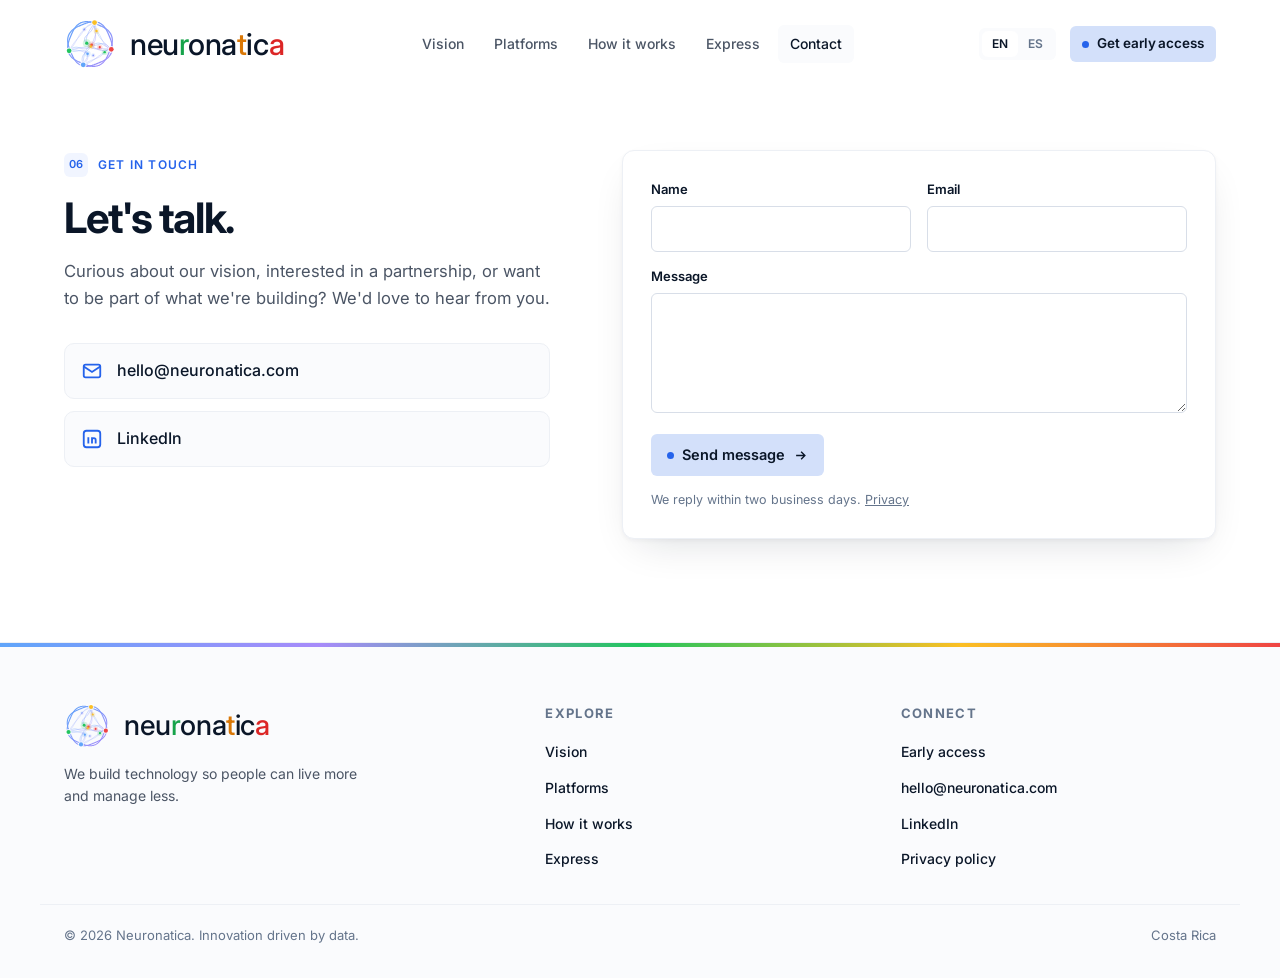
<file: contact.html>
<!DOCTYPE html>
<html lang="en">
<head>
<meta charset="UTF-8">
<meta name="viewport" content="width=device-width, initial-scale=1.0">
<title>Contact — Neuronatica</title>
<meta name="description" content="Get in touch with Neuronatica — partnerships, questions, or join what we are building.">
<link rel="preconnect" href="https://fonts.googleapis.com">
<link href="https://fonts.googleapis.com/css2?family=Inter:wght@400;500;600;700;800&display=swap" rel="stylesheet">
<link rel="icon" type="image/svg+xml" href="favicon.svg">
<link rel="icon" type="image/png" sizes="32x32" href="favicon-32x32.png">
<link rel="icon" type="image/png" sizes="16x16" href="favicon-16x16.png">
<link rel="shortcut icon" href="favicon.ico">
<link rel="apple-touch-icon" sizes="180x180" href="apple-touch-icon.png">
<link rel="manifest" href="site.webmanifest">
<link rel="canonical" href="https://jmarinpuravida-neuronatica.github.io/neuronatica-website/contact.html">
<meta property="og:type" content="website">
<meta property="og:site_name" content="Neuronatica">
<meta property="og:title" content="Contact — Neuronatica">
<meta property="og:description" content="Get in touch with Neuronatica — partnerships, questions, or join what we are building.">
<meta property="og:url" content="https://jmarinpuravida-neuronatica.github.io/neuronatica-website/contact.html">
<meta property="og:image" content="https://jmarinpuravida-neuronatica.github.io/neuronatica-website/assets/og-image.png">
<meta property="og:image:width" content="1200">
<meta property="og:image:height" content="630">
<meta name="twitter:card" content="summary_large_image">
<meta name="twitter:title" content="Contact — Neuronatica">
<meta name="twitter:description" content="Get in touch with Neuronatica — partnerships, questions, or join what we are building.">
<meta name="twitter:image" content="https://jmarinpuravida-neuronatica.github.io/neuronatica-website/assets/og-image.png">
<meta name="theme-color" content="#ffffff">
<script>if('scrollRestoration' in history)history.scrollRestoration='manual';if(!location.hash)scrollTo(0,0);</script>
<script>(function(){try{var l=localStorage.getItem('nn-lang');if(l){document.documentElement.lang=l;if(l!=='en')document.documentElement.classList.add('lang-pending');}}catch(e){}})();</script>
<style>html.lang-pending body{visibility:hidden}</style>
<link rel="stylesheet" href="assets/styles.css">
</head>
<body>
<nav id="nav">
  <div class="nav-in">
    <a href="index.html" class="logo" aria-label="Neuronatica home">
      <svg viewBox="0 0 64 64" fill="none" aria-hidden="true"><defs><linearGradient id="nn-g" x1="0" y1="0" x2="1" y2="1"><stop offset="0" stop-color="#60a5fa"/><stop offset="1" stop-color="#a78bfa"/></linearGradient></defs><path d="M59.00 32.00L59.14 32.71L59.25 33.43L59.35 34.15L59.42 34.88L59.46 35.62L59.48 36.35L59.47 37.09L59.43 37.83L59.36 38.57L59.25 39.30L59.11 40.03L58.94 40.75L58.74 41.47L58.51 42.17L58.24 42.87L57.94 43.55L57.61 44.21L57.24 44.86L56.85 45.49L56.43 46.11L55.99 46.70L55.52 47.27L55.02 47.82L54.51 48.35L53.98 48.86L53.43 49.35L52.86 49.82L52.28 50.26L51.69 50.69L51.09 51.09L50.48 51.48L49.87 51.85L49.25 52.20L48.63 52.54L48.01 52.87L47.39 53.18L46.76 53.48L46.14 53.77L45.52 54.06L44.89 54.33L44.27 54.60L43.65 54.87L43.03 55.13L42.42 55.39L41.80 55.65L41.18 55.91L40.56 56.16L39.93 56.41L39.31 56.66L38.67 56.91L38.04 57.15L37.40 57.39L36.75 57.63L36.10 57.85L35.43 58.07L34.76 58.29L34.08 58.49L33.40 58.67L32.70 58.84L32.00 59.00L31.29 59.14L30.57 59.25L29.85 59.35L29.12 59.42L28.38 59.46L27.65 59.48L26.91 59.47L26.17 59.43L25.43 59.36L24.70 59.25L23.97 59.11L23.25 58.94L22.53 58.74L21.83 58.51L21.13 58.24L20.45 57.94L19.79 57.61L19.14 57.24L18.51 56.85L17.89 56.43L17.30 55.99L16.73 55.52L16.18 55.02L15.65 54.51L15.14 53.98L14.65 53.43L14.18 52.86L13.74 52.28L13.31 51.69L12.91 51.09L12.52 50.48L12.15 49.87L11.80 49.25L11.46 48.63L11.13 48.01L10.82 47.39L10.52 46.76L10.23 46.14L9.94 45.52L9.67 44.89L9.40 44.27L9.13 43.65L8.87 43.03L8.61 42.42L8.35 41.80L8.09 41.18L7.84 40.56L7.59 39.93L7.34 39.31L7.09 38.67L6.85 38.04L6.61 37.40L6.37 36.75L6.15 36.10L5.93 35.43L5.71 34.76L5.51 34.08L5.33 33.40L5.16 32.70L5.00 32.00L4.86 31.29L4.75 30.57L4.65 29.85L4.58 29.12L4.54 28.38L4.52 27.65L4.53 26.91L4.57 26.17L4.64 25.43L4.75 24.70L4.89 23.97L5.06 23.25L5.26 22.53L5.49 21.83L5.76 21.13L6.06 20.45L6.39 19.79L6.76 19.14L7.15 18.51L7.57 17.89L8.01 17.30L8.48 16.73L8.98 16.18L9.49 15.65L10.02 15.14L10.57 14.65L11.14 14.18L11.72 13.74L12.31 13.31L12.91 12.91L13.52 12.52L14.13 12.15L14.75 11.80L15.37 11.46L15.99 11.13L16.61 10.82L17.24 10.52L17.86 10.23L18.48 9.94L19.11 9.67L19.73 9.40L20.35 9.13L20.97 8.87L21.58 8.61L22.20 8.35L22.82 8.09L23.44 7.84L24.07 7.59L24.69 7.34L25.33 7.09L25.96 6.85L26.60 6.61L27.25 6.37L27.90 6.15L28.57 5.93L29.24 5.71L29.92 5.51L30.60 5.33L31.30 5.16L32.00 5.00L32.71 4.86L33.43 4.75L34.15 4.65L34.88 4.58L35.62 4.54L36.35 4.52L37.09 4.53L37.83 4.57L38.57 4.64L39.30 4.75L40.03 4.89L40.75 5.06L41.47 5.26L42.17 5.49L42.87 5.76L43.55 6.06L44.21 6.39L44.86 6.76L45.49 7.15L46.11 7.57L46.70 8.01L47.27 8.48L47.82 8.98L48.35 9.49L48.86 10.02L49.35 10.57L49.82 11.14L50.26 11.72L50.69 12.31L51.09 12.91L51.48 13.52L51.85 14.13L52.20 14.75L52.54 15.37L52.87 15.99L53.18 16.61L53.48 17.24L53.77 17.86L54.06 18.48L54.33 19.11L54.60 19.73L54.87 20.35L55.13 20.97L55.39 21.58L55.65 22.20L55.91 22.82L56.16 23.44L56.41 24.07L56.66 24.69L56.91 25.33L57.15 25.96L57.39 26.60L57.63 27.25L57.85 27.90L58.07 28.57L58.29 29.24L58.49 29.92L58.67 30.60L58.84 31.30L59.00 32.00Z" stroke="url(#nn-g)" stroke-width="1.5"/><path d="M59.00 32.00L58.84 32.70L58.67 33.40L58.49 34.08L58.29 34.76L58.07 35.43L57.85 36.10L57.63 36.75L57.39 37.40L57.15 38.04L56.91 38.67L56.66 39.31L56.41 39.93L56.16 40.56L55.91 41.18L55.65 41.80L55.39 42.42L55.13 43.03L54.87 43.65L54.60 44.27L54.33 44.89L54.06 45.52L53.77 46.14L53.48 46.76L53.18 47.39L52.87 48.01L52.54 48.63L52.20 49.25L51.85 49.87L51.48 50.48L51.09 51.09L50.69 51.69L50.26 52.28L49.82 52.86L49.35 53.43L48.86 53.98L48.35 54.51L47.82 55.02L47.27 55.52L46.70 55.99L46.11 56.43L45.49 56.85L44.86 57.24L44.21 57.61L43.55 57.94L42.87 58.24L42.17 58.51L41.47 58.74L40.75 58.94L40.03 59.11L39.30 59.25L38.57 59.36L37.83 59.43L37.09 59.47L36.35 59.48L35.62 59.46L34.88 59.42L34.15 59.35L33.43 59.25L32.71 59.14L32.00 59.00L31.30 58.84L30.60 58.67L29.92 58.49L29.24 58.29L28.57 58.07L27.90 57.85L27.25 57.63L26.60 57.39L25.96 57.15L25.33 56.91L24.69 56.66L24.07 56.41L23.44 56.16L22.82 55.91L22.20 55.65L21.58 55.39L20.97 55.13L20.35 54.87L19.73 54.60L19.11 54.33L18.48 54.06L17.86 53.77L17.24 53.48L16.61 53.18L15.99 52.87L15.37 52.54L14.75 52.20L14.13 51.85L13.52 51.48L12.91 51.09L12.31 50.69L11.72 50.26L11.14 49.82L10.57 49.35L10.02 48.86L9.49 48.35L8.98 47.82L8.48 47.27L8.01 46.70L7.57 46.11L7.15 45.49L6.76 44.86L6.39 44.21L6.06 43.55L5.76 42.87L5.49 42.17L5.26 41.47L5.06 40.75L4.89 40.03L4.75 39.30L4.64 38.57L4.57 37.83L4.53 37.09L4.52 36.35L4.54 35.62L4.58 34.88L4.65 34.15L4.75 33.43L4.86 32.71L5.00 32.00L5.16 31.30L5.33 30.60L5.51 29.92L5.71 29.24L5.93 28.57L6.15 27.90L6.37 27.25L6.61 26.60L6.85 25.96L7.09 25.33L7.34 24.69L7.59 24.07L7.84 23.44L8.09 22.82L8.35 22.20L8.61 21.58L8.87 20.97L9.13 20.35L9.40 19.73L9.67 19.11L9.94 18.48L10.23 17.86L10.52 17.24L10.82 16.61L11.13 15.99L11.46 15.37L11.80 14.75L12.15 14.13L12.52 13.52L12.91 12.91L13.31 12.31L13.74 11.72L14.18 11.14L14.65 10.57L15.14 10.02L15.65 9.49L16.18 8.98L16.73 8.48L17.30 8.01L17.89 7.57L18.51 7.15L19.14 6.76L19.79 6.39L20.45 6.06L21.13 5.76L21.83 5.49L22.53 5.26L23.25 5.06L23.97 4.89L24.70 4.75L25.43 4.64L26.17 4.57L26.91 4.53L27.65 4.52L28.38 4.54L29.12 4.58L29.85 4.65L30.57 4.75L31.29 4.86L32.00 5.00L32.70 5.16L33.40 5.33L34.08 5.51L34.76 5.71L35.43 5.93L36.10 6.15L36.75 6.37L37.40 6.61L38.04 6.85L38.67 7.09L39.31 7.34L39.93 7.59L40.56 7.84L41.18 8.09L41.80 8.35L42.42 8.61L43.03 8.87L43.65 9.13L44.27 9.40L44.89 9.67L45.52 9.94L46.14 10.23L46.76 10.52L47.39 10.82L48.01 11.13L48.63 11.46L49.25 11.80L49.87 12.15L50.48 12.52L51.09 12.91L51.69 13.31L52.28 13.74L52.86 14.18L53.43 14.65L53.98 15.14L54.51 15.65L55.02 16.18L55.52 16.73L55.99 17.30L56.43 17.89L56.85 18.51L57.24 19.14L57.61 19.79L57.94 20.45L58.24 21.13L58.51 21.83L58.74 22.53L58.94 23.25L59.11 23.97L59.25 24.70L59.36 25.43L59.43 26.17L59.47 26.91L59.48 27.65L59.46 28.38L59.42 29.12L59.35 29.85L59.25 30.57L59.14 31.29L59.00 32.00Z" stroke="url(#nn-g)" stroke-width="1.5"/><path d="M37.61 5.59L37.29 6.18L36.96 6.76L36.62 7.32L36.27 7.87L35.93 8.41L35.58 8.94L35.23 9.46L34.88 9.96L34.54 10.46L34.20 10.96L33.86 11.45L33.53 11.93L33.20 12.41L32.88 12.89L32.57 13.37L32.27 13.85L31.97 14.33L31.68 14.80L31.41 15.28L31.14 15.76L30.88 16.23L30.62 16.71L30.38 17.19L30.15 17.66L29.93 18.14L29.72 18.61L29.51 19.08L29.32 19.54L29.14 20.00L28.96 20.46L28.80 20.90L28.65 21.34L28.50 21.78L28.37 22.20L28.24 22.61L28.13 23.01L28.02 23.40L27.92 23.77L27.83 24.13L27.75 24.48L27.68 24.81L27.61 25.14L27.55 25.45L27.49 25.74L27.44 26.03L27.39 26.32L27.35 26.59L27.32 26.87L27.28 27.15L27.26 27.43L27.24 27.73L27.24 28.03L27.25 28.35L27.28 28.68L27.33 29.03L27.41 29.40L27.51 29.78L27.64 30.17L27.80 30.58L28.00 31.00" stroke="url(#nn-g)" stroke-width="0.62" stroke-linecap="round" opacity="0.9"/><path d="M37.61 5.59L37.50 6.26L37.38 6.92L37.23 7.58L37.08 8.23L36.91 8.86L36.72 9.49L36.52 10.11L36.30 10.71L36.07 11.30L35.83 11.88L35.56 12.44L35.29 12.99L35.00 13.53L34.70 14.05L34.38 14.55L34.06 15.04L33.72 15.51L33.38 15.97L33.03 16.41L32.67 16.83L32.30 17.24L31.93 17.64L31.56 18.03L31.18 18.40L30.81 18.76L30.43 19.12L30.06 19.46L29.69 19.80L29.32 20.13L28.96 20.46L28.61 20.78L28.27 21.10L27.94 21.43L27.61 21.75L27.30 22.08L27.01 22.41L26.73 22.74L26.47 23.09L26.23 23.44L26.01 23.80L25.82 24.16L25.65 24.54L25.50 24.92L25.39 25.31L25.31 25.71L25.26 26.11L25.24 26.51L25.26 26.92L25.32 27.32L25.41 27.71L25.54 28.10L25.70 28.47L25.89 28.83L26.11 29.18L26.36 29.52L26.64 29.83L26.95 30.14L27.28 30.44L27.63 30.72L28.00 31.00" stroke="url(#nn-g)" stroke-width="0.62" stroke-linecap="round" opacity="0.9"/><path d="M28.00 31.00L28.22 31.42L28.45 31.84L28.69 32.25L28.94 32.65L29.21 33.04L29.49 33.43L29.78 33.80L30.09 34.16L30.41 34.51L30.75 34.84L31.10 35.16L31.47 35.46L31.85 35.75L32.24 36.01L32.65 36.26L33.07 36.49L33.50 36.71L33.94 36.90L34.40 37.07L34.86 37.23L35.33 37.37L35.81 37.49L36.29 37.59L36.79 37.67L37.28 37.75L37.79 37.80L38.30 37.85L38.81 37.88L39.32 37.90L39.84 37.91L40.37 37.92L40.90 37.91L41.43 37.91L41.96 37.90L42.50 37.88L43.04 37.87L43.59 37.85L44.14 37.84L44.70 37.83L45.26 37.82L45.82 37.81L46.40 37.81L46.98 37.82L47.57 37.83L48.16 37.85L48.76 37.87L49.37 37.89L49.99 37.93L50.62 37.96L51.26 38.01L51.91 38.05L52.57 38.10L53.23 38.16L53.91 38.21L54.60 38.27L55.30 38.33L56.01 38.38L56.73 38.44L57.46 38.49L58.20 38.53" stroke="url(#nn-g)" stroke-width="0.62" stroke-linecap="round" opacity="0.9"/><path d="M28.00 31.00L28.39 31.27L28.77 31.53L29.16 31.78L29.55 32.02L29.94 32.25L30.33 32.47L30.71 32.69L31.09 32.91L31.47 33.12L31.85 33.33L32.23 33.54L32.60 33.75L32.98 33.96L33.35 34.17L33.72 34.39L34.10 34.61L34.47 34.83L34.85 35.05L35.23 35.28L35.61 35.52L36.00 35.75L36.39 35.99L36.79 36.23L37.20 36.48L37.62 36.72L38.04 36.96L38.48 37.20L38.92 37.44L39.38 37.68L39.84 37.91L40.32 38.14L40.81 38.35L41.31 38.56L41.82 38.76L42.34 38.95L42.87 39.12L43.41 39.29L43.96 39.43L44.53 39.57L45.10 39.68L45.68 39.78L46.27 39.87L46.87 39.93L47.48 39.98L48.10 40.00L48.73 40.01L49.36 40.01L50.00 39.98L50.65 39.94L51.30 39.88L51.96 39.80L52.63 39.71L53.30 39.60L53.98 39.48L54.67 39.35L55.36 39.20L56.06 39.05L56.77 38.88L57.48 38.71L58.20 38.53" stroke="url(#nn-g)" stroke-width="0.62" stroke-linecap="round" opacity="0.9"/><path d="M6.32 40.34L6.90 40.07L7.46 39.83L8.01 39.61L8.54 39.41L9.06 39.23L9.57 39.07L10.06 38.92L10.54 38.79L11.00 38.67L11.46 38.56L11.90 38.45L12.33 38.35L12.74 38.26L13.16 38.17L13.56 38.09L13.96 38.00L14.35 37.92L14.74 37.83L15.13 37.75L15.52 37.66L15.90 37.58L16.29 37.49L16.68 37.40L17.07 37.31L17.46 37.23L17.86 37.14L18.26 37.05L18.66 36.96L19.06 36.88L19.46 36.80L19.87 36.71L20.27 36.63L20.68 36.56L21.09 36.48L21.49 36.41L21.90 36.35L22.31 36.28L22.71 36.22L23.12 36.17L23.53 36.12L23.93 36.07L24.34 36.03L24.75 35.99L25.17 35.96L25.58 35.93L26.01 35.90L26.44 35.87L26.87 35.84L27.32 35.81L27.77 35.78L28.23 35.75L28.71 35.71L29.20 35.66L29.70 35.61L30.21 35.54L30.74 35.47L31.28 35.38L31.84 35.27L32.41 35.15L33.00 35.00" stroke="url(#nn-g)" stroke-width="0.56" stroke-linecap="round" opacity="0.9"/><path d="M6.32 40.34L6.78 39.90L7.24 39.48L7.70 39.08L8.15 38.71L8.61 38.35L9.06 38.02L9.52 37.72L9.97 37.43L10.43 37.17L10.88 36.94L11.34 36.73L11.80 36.55L12.25 36.39L12.71 36.25L13.16 36.15L13.61 36.06L14.06 36.00L14.51 35.96L14.94 35.95L15.38 35.95L15.81 35.98L16.23 36.02L16.65 36.08L17.06 36.15L17.47 36.24L17.88 36.33L18.28 36.44L18.67 36.55L19.07 36.67L19.46 36.80L19.86 36.92L20.25 37.04L20.64 37.17L21.04 37.29L21.44 37.40L21.85 37.51L22.26 37.61L22.67 37.70L23.09 37.77L23.52 37.83L23.95 37.88L24.39 37.91L24.83 37.93L25.29 37.92L25.74 37.90L26.20 37.86L26.67 37.79L27.14 37.70L27.62 37.59L28.09 37.46L28.57 37.31L29.06 37.14L29.54 36.94L30.03 36.72L30.52 36.49L31.01 36.23L31.50 35.95L32.00 35.65L32.50 35.34L33.00 35.00" stroke="url(#nn-g)" stroke-width="0.56" stroke-linecap="round" opacity="0.9"/><path d="M33.00 35.00L33.59 34.85L34.16 34.70L34.72 34.57L35.26 34.44L35.79 34.31L36.31 34.19L36.81 34.07L37.30 33.96L37.78 33.84L38.24 33.73L38.68 33.62L39.11 33.51L39.53 33.41L39.94 33.30L40.34 33.19L40.73 33.07L41.10 32.96L41.47 32.85L41.83 32.74L42.19 32.63L42.54 32.51L42.88 32.40L43.23 32.29L43.58 32.18L43.92 32.08L44.27 31.98L44.63 31.89L44.99 31.80L45.35 31.73L45.72 31.66L46.09 31.61L46.48 31.57L46.86 31.54L47.26 31.54L47.66 31.55L48.06 31.57L48.47 31.62L48.88 31.69L49.29 31.78L49.71 31.89L50.12 32.03L50.54 32.18L50.96 32.36L51.38 32.56L51.79 32.78L52.21 33.03L52.62 33.29L53.04 33.58L53.45 33.89L53.87 34.22L54.28 34.57L54.70 34.94L55.12 35.33L55.54 35.74L55.97 36.16L56.40 36.60L56.84 37.06L57.28 37.54L57.73 38.03L58.20 38.53" stroke="url(#nn-g)" stroke-width="0.56" stroke-linecap="round" opacity="0.9"/><path d="M33.00 35.00L33.50 34.66L33.99 34.33L34.47 34.01L34.95 33.70L35.41 33.40L35.87 33.11L36.32 32.84L36.77 32.59L37.21 32.34L37.65 32.12L38.09 31.91L38.52 31.73L38.96 31.56L39.39 31.41L39.81 31.28L40.24 31.17L40.66 31.08L41.08 31.01L41.50 30.96L41.91 30.93L42.32 30.93L42.72 30.94L43.12 30.97L43.51 31.02L43.90 31.09L44.28 31.18L44.65 31.28L45.01 31.39L45.37 31.52L45.72 31.66L46.06 31.81L46.40 31.97L46.73 32.14L47.06 32.32L47.38 32.50L47.71 32.68L48.03 32.87L48.36 33.07L48.69 33.26L49.02 33.46L49.36 33.66L49.71 33.87L50.07 34.08L50.43 34.29L50.81 34.50L51.20 34.72L51.61 34.94L52.03 35.17L52.46 35.40L52.91 35.64L53.37 35.89L53.85 36.14L54.34 36.40L54.85 36.67L55.37 36.95L55.91 37.24L56.46 37.55L57.03 37.86L57.61 38.19L58.20 38.53" stroke="url(#nn-g)" stroke-width="0.56" stroke-linecap="round" opacity="0.9"/><path d="M37.61 5.59L37.61 6.14L37.60 6.69L37.59 7.24L37.59 7.78L37.58 8.32L37.58 8.86L37.58 9.39L37.58 9.92L37.59 10.44L37.60 10.96L37.61 11.48L37.64 11.99L37.66 12.50L37.70 13.00L37.74 13.50L37.78 14.00L37.83 14.49L37.89 14.98L37.95 15.47L38.01 15.95L38.08 16.44L38.15 16.92L38.22 17.39L38.30 17.87L38.37 18.34L38.45 18.82L38.52 19.29L38.59 19.76L38.65 20.24L38.71 20.71L38.77 21.18L38.81 21.65L38.85 22.12L38.87 22.59L38.89 23.06L38.89 23.52L38.88 23.99L38.85 24.45L38.81 24.91L38.75 25.37L38.67 25.83L38.58 26.28L38.46 26.72L38.33 27.16L38.19 27.59L38.02 28.02L37.83 28.44L37.63 28.85L37.41 29.25L37.17 29.64L36.91 30.02L36.64 30.40L36.35 30.76L36.05 31.11L35.74 31.45L35.41 31.78L35.07 32.10L34.73 32.41L34.37 32.71L34.00 33.00" stroke="url(#nn-g)" stroke-width="0.53" stroke-linecap="round" opacity="0.9"/><path d="M37.61 5.59L37.79 6.11L37.97 6.63L38.14 7.15L38.31 7.67L38.47 8.19L38.62 8.71L38.77 9.23L38.91 9.75L39.03 10.26L39.15 10.78L39.25 11.30L39.34 11.81L39.42 12.33L39.48 12.84L39.53 13.36L39.57 13.87L39.59 14.38L39.60 14.89L39.59 15.39L39.57 15.90L39.53 16.40L39.49 16.89L39.43 17.39L39.36 17.88L39.27 18.36L39.18 18.84L39.08 19.31L38.96 19.78L38.84 20.25L38.71 20.71L38.58 21.16L38.44 21.61L38.30 22.05L38.15 22.48L38.00 22.91L37.85 23.33L37.70 23.75L37.54 24.16L37.39 24.57L37.24 24.98L37.09 25.38L36.94 25.78L36.79 26.17L36.65 26.57L36.50 26.96L36.36 27.35L36.21 27.75L36.07 28.14L35.92 28.54L35.78 28.93L35.63 29.33L35.48 29.73L35.32 30.13L35.16 30.54L34.99 30.94L34.81 31.35L34.63 31.76L34.43 32.18L34.22 32.59L34.00 33.00" stroke="url(#nn-g)" stroke-width="0.53" stroke-linecap="round" opacity="0.9"/><path d="M34.00 33.00L33.63 33.29L33.26 33.57L32.89 33.85L32.52 34.13L32.15 34.42L31.79 34.70L31.43 34.99L31.08 35.28L30.73 35.57L30.39 35.87L30.05 36.17L29.73 36.49L29.41 36.80L29.10 37.13L28.80 37.46L28.51 37.81L28.23 38.16L27.96 38.51L27.70 38.88L27.45 39.25L27.21 39.63L26.99 40.02L26.77 40.41L26.57 40.81L26.38 41.21L26.20 41.62L26.03 42.03L25.87 42.45L25.72 42.87L25.58 43.29L25.45 43.71L25.33 44.13L25.21 44.55L25.11 44.97L25.00 45.40L24.91 45.82L24.82 46.24L24.73 46.66L24.65 47.09L24.57 47.51L24.49 47.94L24.42 48.37L24.34 48.80L24.27 49.24L24.20 49.68L24.12 50.13L24.06 50.59L23.99 51.05L23.92 51.53L23.86 52.02L23.80 52.52L23.75 53.03L23.70 53.56L23.66 54.10L23.63 54.66L23.61 55.23L23.60 55.82L23.61 56.42L23.62 57.04L23.66 57.68" stroke="url(#nn-g)" stroke-width="0.53" stroke-linecap="round" opacity="0.9"/><path d="M34.00 33.00L33.77 33.41L33.54 33.82L33.30 34.22L33.06 34.62L32.82 35.02L32.57 35.41L32.32 35.80L32.07 36.18L31.81 36.55L31.54 36.92L31.27 37.28L31.00 37.63L30.72 37.98L30.44 38.31L30.16 38.65L29.87 38.97L29.57 39.29L29.27 39.61L28.97 39.92L28.67 40.22L28.36 40.53L28.05 40.83L27.74 41.13L27.43 41.43L27.12 41.73L26.81 42.03L26.49 42.34L26.19 42.65L25.88 42.96L25.58 43.29L25.28 43.62L24.99 43.96L24.71 44.31L24.44 44.67L24.18 45.04L23.93 45.42L23.69 45.82L23.47 46.22L23.26 46.64L23.07 47.07L22.90 47.52L22.75 47.97L22.62 48.44L22.51 48.92L22.42 49.41L22.35 49.91L22.30 50.42L22.28 50.93L22.28 51.46L22.30 51.99L22.35 52.53L22.41 53.08L22.50 53.63L22.61 54.19L22.74 54.75L22.89 55.33L23.05 55.90L23.24 56.49L23.44 57.08L23.66 57.68" stroke="url(#nn-g)" stroke-width="0.53" stroke-linecap="round" opacity="0.9"/><path d="M6.32 40.34L6.74 40.46L7.16 40.57L7.59 40.67L8.02 40.76L8.45 40.84L8.88 40.92L9.31 40.99L9.75 41.04L10.18 41.09L10.61 41.13L11.05 41.16L11.48 41.17L11.91 41.18L12.34 41.17L12.77 41.16L13.20 41.14L13.62 41.10L14.05 41.06L14.47 41.01L14.89 40.95L15.30 40.89L15.72 40.82L16.13 40.74L16.54 40.66L16.95 40.58L17.35 40.50L17.76 40.41L18.16 40.33L18.56 40.25L18.96 40.17L19.36 40.10L19.76 40.03L20.16 39.97L20.56 39.91L20.96 39.87L21.35 39.84L21.75 39.82L22.14 39.81L22.53 39.82L22.92 39.84L23.30 39.89L23.69 39.94L24.06 40.02L24.44 40.11L24.80 40.23L25.16 40.36L25.51 40.51L25.86 40.68L26.19 40.87L26.51 41.08L26.82 41.30L27.12 41.55L27.40 41.80L27.67 42.08L27.92 42.37L28.17 42.67L28.39 42.99L28.61 43.31L28.81 43.65L29.00 44.00" stroke="url(#nn-g)" stroke-width="0.46" stroke-linecap="round" opacity="0.9"/><path d="M6.32 40.34L6.75 40.29L7.18 40.23L7.61 40.17L8.03 40.10L8.46 40.04L8.88 39.97L9.31 39.90L9.73 39.84L10.15 39.78L10.58 39.73L11.00 39.68L11.43 39.63L11.85 39.59L12.27 39.56L12.70 39.54L13.12 39.53L13.55 39.52L13.97 39.52L14.40 39.53L14.82 39.55L15.25 39.58L15.67 39.62L16.09 39.66L16.51 39.71L16.93 39.77L17.34 39.84L17.75 39.91L18.16 39.99L18.56 40.08L18.96 40.17L19.36 40.27L19.75 40.36L20.13 40.47L20.51 40.57L20.88 40.68L21.24 40.78L21.60 40.89L21.95 41.00L22.30 41.11L22.64 41.22L22.98 41.33L23.31 41.44L23.63 41.54L23.95 41.65L24.27 41.76L24.59 41.86L24.90 41.97L25.21 42.08L25.52 42.19L25.83 42.31L26.15 42.43L26.46 42.56L26.77 42.69L27.09 42.84L27.41 42.99L27.73 43.16L28.04 43.35L28.36 43.55L28.68 43.76L29.00 44.00" stroke="url(#nn-g)" stroke-width="0.46" stroke-linecap="round" opacity="0.9"/><path d="M29.00 44.00L29.01 44.40L29.01 44.78L28.99 45.16L28.97 45.52L28.94 45.86L28.91 46.20L28.86 46.53L28.81 46.84L28.75 47.14L28.69 47.43L28.62 47.72L28.54 47.99L28.46 48.25L28.37 48.50L28.28 48.75L28.19 48.98L28.09 49.21L27.99 49.44L27.89 49.65L27.78 49.86L27.67 50.07L27.56 50.27L27.45 50.46L27.34 50.65L27.22 50.84L27.10 51.03L26.98 51.21L26.86 51.39L26.74 51.57L26.62 51.75L26.49 51.93L26.37 52.10L26.24 52.28L26.12 52.46L25.99 52.63L25.87 52.81L25.74 52.99L25.62 53.17L25.49 53.35L25.37 53.54L25.25 53.72L25.13 53.91L25.01 54.09L24.90 54.29L24.79 54.48L24.68 54.67L24.57 54.87L24.47 55.07L24.37 55.27L24.28 55.48L24.19 55.69L24.11 55.90L24.03 56.11L23.96 56.33L23.89 56.54L23.83 56.77L23.78 56.99L23.73 57.22L23.69 57.45L23.66 57.68" stroke="url(#nn-g)" stroke-width="0.46" stroke-linecap="round" opacity="0.9"/><path d="M29.00 44.00L29.08 44.39L29.16 44.77L29.22 45.14L29.27 45.51L29.32 45.86L29.35 46.21L29.38 46.55L29.39 46.88L29.40 47.21L29.40 47.53L29.39 47.84L29.37 48.14L29.35 48.44L29.31 48.73L29.27 49.02L29.21 49.30L29.15 49.57L29.09 49.84L29.01 50.10L28.93 50.35L28.84 50.60L28.75 50.85L28.64 51.08L28.54 51.31L28.42 51.54L28.31 51.76L28.18 51.97L28.06 52.18L27.93 52.38L27.79 52.58L27.66 52.77L27.52 52.95L27.38 53.14L27.23 53.32L27.09 53.49L26.94 53.66L26.79 53.83L26.65 53.99L26.50 54.15L26.35 54.31L26.20 54.47L26.05 54.62L25.90 54.78L25.75 54.93L25.61 55.08L25.46 55.23L25.32 55.39L25.17 55.54L25.03 55.70L24.89 55.86L24.76 56.02L24.62 56.18L24.49 56.35L24.36 56.52L24.23 56.70L24.11 56.88L23.99 57.07L23.87 57.27L23.76 57.47L23.66 57.68" stroke="url(#nn-g)" stroke-width="0.46" stroke-linecap="round" opacity="0.9"/><path d="M58.20 38.53L57.80 38.23L57.42 37.92L57.04 37.60L56.67 37.27L56.30 36.94L55.94 36.60L55.58 36.26L55.23 35.91L54.88 35.56L54.53 35.21L54.18 34.85L53.83 34.50L53.48 34.14L53.13 33.77L52.78 33.41L52.42 33.05L52.07 32.68L51.71 32.31L51.35 31.94L50.99 31.57L50.63 31.20L50.26 30.83L49.90 30.45L49.53 30.08L49.16 29.70L48.80 29.32L48.43 28.94L48.07 28.56L47.70 28.17L47.34 27.79L46.99 27.40L46.63 27.01L46.29 26.61L45.94 26.22L45.61 25.82L45.28 25.42L44.95 25.02L44.64 24.62L44.33 24.21L44.04 23.81L43.75 23.40L43.47 23.00L43.20 22.59L42.94 22.18L42.69 21.77L42.45 21.37L42.23 20.96L42.01 20.56L41.80 20.15L41.60 19.75L41.41 19.36L41.23 18.96L41.05 18.57L40.89 18.19L40.73 17.81L40.57 17.43L40.42 17.06L40.28 16.70L40.14 16.35L40.00 16.00" stroke="url(#nn-g)" stroke-width="0.40" stroke-linecap="round" opacity="0.9"/><path d="M58.20 38.53L57.73 38.36L57.26 38.17L56.80 37.97L56.34 37.76L55.88 37.53L55.43 37.28L54.99 37.02L54.55 36.74L54.12 36.45L53.70 36.15L53.29 35.83L52.89 35.49L52.49 35.14L52.11 34.78L51.74 34.41L51.37 34.02L51.02 33.62L50.68 33.22L50.35 32.80L50.03 32.37L49.72 31.94L49.43 31.50L49.14 31.05L48.86 30.59L48.59 30.13L48.33 29.67L48.07 29.20L47.82 28.73L47.58 28.26L47.34 27.79L47.11 27.31L46.88 26.84L46.66 26.37L46.43 25.90L46.21 25.43L45.99 24.97L45.77 24.51L45.55 24.05L45.32 23.60L45.10 23.16L44.87 22.72L44.64 22.29L44.41 21.86L44.17 21.44L43.93 21.03L43.68 20.63L43.44 20.24L43.18 19.85L42.93 19.48L42.67 19.11L42.41 18.75L42.14 18.41L41.88 18.07L41.61 17.74L41.34 17.43L41.07 17.12L40.80 16.82L40.53 16.54L40.26 16.26L40.00 16.00" stroke="url(#nn-g)" stroke-width="0.40" stroke-linecap="round" opacity="0.9"/><path d="M40.00 16.00L39.83 15.69L39.67 15.39L39.52 15.09L39.38 14.81L39.25 14.54L39.13 14.27L39.02 14.01L38.91 13.76L38.82 13.52L38.73 13.29L38.65 13.07L38.58 12.85L38.52 12.64L38.46 12.44L38.41 12.24L38.36 12.05L38.32 11.87L38.28 11.70L38.25 11.53L38.23 11.37L38.20 11.21L38.19 11.05L38.17 10.91L38.16 10.76L38.15 10.62L38.14 10.48L38.14 10.35L38.13 10.22L38.13 10.09L38.13 9.96L38.13 9.83L38.13 9.70L38.13 9.58L38.13 9.45L38.14 9.32L38.14 9.20L38.14 9.07L38.14 8.94L38.14 8.81L38.14 8.68L38.14 8.54L38.14 8.41L38.14 8.27L38.13 8.13L38.12 7.99L38.11 7.85L38.10 7.70L38.08 7.55L38.07 7.40L38.04 7.25L38.02 7.10L37.99 6.94L37.96 6.78L37.92 6.62L37.88 6.46L37.84 6.29L37.79 6.12L37.73 5.95L37.68 5.77L37.61 5.59" stroke="url(#nn-g)" stroke-width="0.40" stroke-linecap="round" opacity="0.9"/><path d="M40.00 16.00L39.78 15.72L39.57 15.45L39.37 15.18L39.19 14.93L39.01 14.68L38.84 14.43L38.67 14.20L38.52 13.97L38.38 13.74L38.24 13.52L38.12 13.31L38.00 13.10L37.89 12.90L37.78 12.70L37.69 12.50L37.60 12.31L37.52 12.12L37.44 11.94L37.38 11.75L37.32 11.58L37.26 11.40L37.22 11.23L37.17 11.06L37.14 10.89L37.11 10.73L37.09 10.57L37.07 10.41L37.06 10.26L37.05 10.10L37.05 9.95L37.05 9.81L37.06 9.66L37.07 9.52L37.08 9.38L37.10 9.24L37.12 9.11L37.14 8.97L37.16 8.84L37.19 8.71L37.21 8.58L37.24 8.45L37.27 8.32L37.30 8.19L37.33 8.06L37.36 7.93L37.39 7.80L37.42 7.67L37.45 7.53L37.48 7.39L37.50 7.25L37.53 7.11L37.55 6.96L37.57 6.80L37.59 6.65L37.60 6.48L37.61 6.32L37.62 6.14L37.62 5.97L37.62 5.78L37.61 5.59" stroke="url(#nn-g)" stroke-width="0.40" stroke-linecap="round" opacity="0.9"/><path d="M6.32 40.34L6.70 39.91L7.08 39.48L7.46 39.04L7.84 38.60L8.21 38.16L8.59 37.71L8.96 37.26L9.33 36.80L9.69 36.34L10.06 35.87L10.41 35.41L10.76 34.93L11.11 34.45L11.45 33.97L11.79 33.49L12.12 33.00L12.44 32.50L12.76 32.01L13.07 31.51L13.38 31.00L13.68 30.50L13.98 29.99L14.27 29.48L14.56 28.97L14.84 28.46L15.12 27.95L15.40 27.44L15.67 26.93L15.94 26.43L16.21 25.92L16.48 25.42L16.75 24.92L17.02 24.42L17.29 23.93L17.56 23.44L17.83 22.96L18.10 22.49L18.37 22.02L18.65 21.56L18.93 21.10L19.21 20.66L19.50 20.22L19.79 19.79L20.08 19.37L20.37 18.96L20.67 18.56L20.97 18.17L21.28 17.79L21.59 17.42L21.89 17.06L22.21 16.71L22.52 16.37L22.83 16.04L23.15 15.72L23.46 15.41L23.77 15.10L24.08 14.81L24.39 14.53L24.70 14.26L25.00 14.00" stroke="url(#nn-g)" stroke-width="0.37" stroke-linecap="round" opacity="0.9"/><path d="M6.32 40.34L6.59 39.84L6.86 39.33L7.14 38.82L7.41 38.31L7.69 37.80L7.98 37.29L8.26 36.78L8.56 36.27L8.85 35.76L9.15 35.26L9.46 34.76L9.77 34.26L10.09 33.76L10.42 33.27L10.75 32.78L11.08 32.29L11.42 31.81L11.77 31.33L12.12 30.86L12.48 30.39L12.84 29.92L13.21 29.46L13.57 29.01L13.95 28.56L14.32 28.11L14.70 27.66L15.08 27.22L15.46 26.78L15.83 26.35L16.21 25.92L16.59 25.49L16.96 25.07L17.34 24.64L17.71 24.22L18.07 23.81L18.43 23.39L18.79 22.97L19.14 22.56L19.48 22.15L19.82 21.74L20.15 21.33L20.47 20.92L20.78 20.52L21.09 20.11L21.39 19.71L21.68 19.30L21.96 18.90L22.24 18.51L22.51 18.11L22.76 17.72L23.02 17.32L23.26 16.94L23.50 16.55L23.73 16.17L23.95 15.80L24.17 15.42L24.39 15.06L24.59 14.70L24.80 14.35L25.00 14.00" stroke="url(#nn-g)" stroke-width="0.37" stroke-linecap="round" opacity="0.9"/><path d="M25.00 14.00L25.22 13.77L25.43 13.54L25.65 13.33L25.86 13.12L26.07 12.92L26.29 12.72L26.49 12.53L26.70 12.35L26.91 12.17L27.11 12.00L27.32 11.83L27.52 11.67L27.72 11.51L27.92 11.36L28.12 11.21L28.32 11.07L28.52 10.93L28.72 10.79L28.91 10.66L29.11 10.53L29.31 10.40L29.50 10.28L29.70 10.15L29.89 10.03L30.09 9.92L30.28 9.80L30.47 9.69L30.67 9.57L30.86 9.46L31.06 9.35L31.26 9.24L31.45 9.13L31.65 9.02L31.85 8.91L32.05 8.80L32.25 8.69L32.46 8.58L32.66 8.46L32.86 8.35L33.07 8.24L33.28 8.12L33.49 8.01L33.70 7.89L33.91 7.77L34.13 7.65L34.35 7.53L34.56 7.41L34.78 7.29L35.01 7.16L35.23 7.03L35.46 6.90L35.69 6.76L35.92 6.63L36.16 6.49L36.39 6.34L36.63 6.20L36.87 6.05L37.12 5.90L37.36 5.75L37.61 5.59" stroke="url(#nn-g)" stroke-width="0.37" stroke-linecap="round" opacity="0.9"/><path d="M25.00 14.00L25.18 13.74L25.36 13.48L25.54 13.24L25.72 12.99L25.90 12.76L26.08 12.53L26.26 12.31L26.44 12.09L26.62 11.88L26.80 11.67L26.98 11.47L27.17 11.27L27.35 11.08L27.53 10.90L27.72 10.72L27.90 10.55L28.09 10.38L28.28 10.21L28.46 10.05L28.65 9.90L28.84 9.74L29.04 9.60L29.23 9.46L29.42 9.32L29.62 9.18L29.82 9.05L30.02 8.92L30.22 8.80L30.42 8.68L30.62 8.56L30.82 8.45L31.03 8.34L31.24 8.23L31.44 8.13L31.65 8.02L31.87 7.92L32.08 7.82L32.30 7.73L32.51 7.63L32.73 7.54L32.95 7.44L33.18 7.35L33.40 7.26L33.63 7.17L33.86 7.08L34.09 6.99L34.32 6.90L34.56 6.81L34.80 6.72L35.04 6.62L35.28 6.53L35.53 6.43L35.78 6.34L36.03 6.24L36.29 6.14L36.55 6.03L36.81 5.93L37.07 5.82L37.34 5.71L37.61 5.59" stroke="url(#nn-g)" stroke-width="0.37" stroke-linecap="round" opacity="0.9"/><path d="M23.66 57.68L24.16 57.52L24.66 57.36L25.16 57.20L25.67 57.04L26.18 56.87L26.68 56.70L27.19 56.52L27.70 56.33L28.20 56.14L28.71 55.94L29.21 55.74L29.71 55.52L30.20 55.30L30.70 55.07L31.19 54.83L31.68 54.58L32.16 54.33L32.64 54.07L33.12 53.79L33.59 53.51L34.06 53.23L34.52 52.94L34.98 52.64L35.43 52.33L35.88 52.02L36.33 51.70L36.77 51.39L37.21 51.06L37.65 50.74L38.08 50.41L38.51 50.09L38.93 49.76L39.36 49.43L39.77 49.11L40.19 48.78L40.61 48.46L41.02 48.14L41.43 47.83L41.84 47.52L42.24 47.21L42.65 46.91L43.05 46.62L43.45 46.33L43.85 46.04L44.25 45.76L44.65 45.49L45.05 45.22L45.45 44.95L45.84 44.70L46.23 44.44L46.62 44.19L47.01 43.94L47.40 43.70L47.78 43.45L48.16 43.21L48.54 42.97L48.91 42.73L49.28 42.49L49.64 42.25L50.00 42.00" stroke="url(#nn-g)" stroke-width="0.40" stroke-linecap="round" opacity="0.9"/><path d="M23.66 57.68L24.09 57.39L24.53 57.09L24.97 56.80L25.42 56.51L25.87 56.22L26.32 55.93L26.77 55.65L27.23 55.37L27.69 55.09L28.16 54.82L28.63 54.55L29.10 54.29L29.58 54.04L30.06 53.79L30.55 53.54L31.04 53.30L31.53 53.07L32.02 52.84L32.52 52.62L33.02 52.40L33.52 52.19L34.02 51.99L34.53 51.78L35.04 51.58L35.55 51.38L36.05 51.19L36.56 50.99L37.07 50.80L37.58 50.61L38.08 50.41L38.58 50.22L39.08 50.02L39.58 49.82L40.07 49.61L40.56 49.40L41.04 49.19L41.52 48.96L41.99 48.74L42.46 48.50L42.91 48.26L43.36 48.01L43.81 47.76L44.24 47.49L44.66 47.22L45.08 46.94L45.48 46.65L45.88 46.36L46.26 46.06L46.63 45.75L46.99 45.43L47.35 45.10L47.69 44.77L48.01 44.44L48.33 44.10L48.64 43.75L48.93 43.41L49.21 43.06L49.49 42.71L49.75 42.35L50.00 42.00" stroke="url(#nn-g)" stroke-width="0.40" stroke-linecap="round" opacity="0.9"/><path d="M50.00 42.00L50.32 41.73L50.62 41.47L50.92 41.22L51.21 40.98L51.48 40.76L51.75 40.55L52.01 40.35L52.27 40.17L52.51 39.99L52.75 39.83L52.97 39.67L53.19 39.53L53.40 39.39L53.60 39.27L53.80 39.15L53.98 39.05L54.16 38.95L54.33 38.86L54.49 38.78L54.65 38.71L54.79 38.64L54.93 38.58L55.07 38.53L55.19 38.49L55.31 38.45L55.42 38.41L55.53 38.38L55.63 38.36L55.72 38.34L55.81 38.32L55.89 38.30L55.97 38.29L56.04 38.28L56.12 38.28L56.19 38.27L56.26 38.27L56.32 38.27L56.39 38.27L56.46 38.27L56.53 38.27L56.60 38.28L56.67 38.29L56.74 38.30L56.82 38.31L56.89 38.32L56.97 38.33L57.05 38.35L57.13 38.36L57.21 38.38L57.30 38.40L57.38 38.41L57.47 38.43L57.56 38.45L57.65 38.47L57.74 38.48L57.83 38.50L57.92 38.51L58.01 38.52L58.10 38.53L58.20 38.53" stroke="url(#nn-g)" stroke-width="0.40" stroke-linecap="round" opacity="0.9"/><path d="M50.00 42.00L50.28 41.69L50.54 41.39L50.80 41.10L51.05 40.82L51.30 40.56L51.53 40.30L51.76 40.06L51.98 39.83L52.19 39.62L52.40 39.41L52.60 39.21L52.80 39.03L52.99 38.85L53.18 38.68L53.36 38.53L53.53 38.38L53.70 38.25L53.87 38.12L54.03 38.00L54.19 37.89L54.35 37.79L54.50 37.70L54.65 37.61L54.80 37.54L54.94 37.47L55.08 37.41L55.22 37.36L55.36 37.32L55.50 37.28L55.63 37.25L55.76 37.23L55.89 37.22L56.02 37.22L56.14 37.22L56.26 37.23L56.37 37.25L56.48 37.27L56.59 37.30L56.69 37.34L56.79 37.38L56.88 37.42L56.97 37.47L57.06 37.52L57.14 37.57L57.21 37.63L57.29 37.68L57.36 37.74L57.42 37.80L57.49 37.86L57.55 37.92L57.61 37.98L57.68 38.05L57.74 38.11L57.80 38.17L57.86 38.23L57.92 38.29L57.99 38.35L58.06 38.41L58.13 38.47L58.20 38.53" stroke="url(#nn-g)" stroke-width="0.40" stroke-linecap="round" opacity="0.9"/><circle cx="28" cy="31" r="4.8" fill="#22c55e" opacity=".18"/><circle cx="28" cy="31" r="2" fill="#22c55e"/><circle cx="34" cy="33" r="4.1" fill="#ef4444" opacity=".18"/><circle cx="34" cy="33" r="1.7" fill="#ef4444"/><circle cx="33" cy="35" r="3.6" fill="#fbbf24" opacity=".18"/><circle cx="33" cy="35" r="1.5" fill="#fbbf24"/><circle cx="29" cy="44" r="3.8" fill="#60a5fa" opacity=".18"/><circle cx="29" cy="44" r="1.6" fill="#60a5fa"/><circle cx="40" cy="16" r="3.6" fill="#fbbf24" opacity=".18"/><circle cx="40" cy="16" r="1.5" fill="#fbbf24"/><circle cx="50" cy="42" r="3.6" fill="#22c55e" opacity=".18"/><circle cx="50" cy="42" r="1.5" fill="#22c55e"/><circle cx="44" cy="36" r="3.4" fill="#ef4444" opacity=".18"/><circle cx="44" cy="36" r="1.4" fill="#ef4444"/><circle cx="25" cy="14" r="2.6" fill="url(#nn-g)" opacity=".18"/><circle cx="25" cy="14" r="1.1" fill="url(#nn-g)"/><circle cx="36" cy="46" r="2.6" fill="url(#nn-g)" opacity=".18"/><circle cx="36" cy="46" r="1.1" fill="url(#nn-g)"/><circle cx="37.61" cy="5.59" r="4.1" fill="#ffffff" opacity=".8"/><circle cx="37.61" cy="5.59" r="2.9" fill="#fbbf24"/><circle cx="58.20" cy="38.53" r="4.1" fill="#ffffff" opacity=".8"/><circle cx="58.20" cy="38.53" r="2.9" fill="#ef4444"/><circle cx="23.66" cy="57.68" r="4.1" fill="#ffffff" opacity=".8"/><circle cx="23.66" cy="57.68" r="2.9" fill="#60a5fa"/><circle cx="6.32" cy="40.34" r="4.1" fill="#ffffff" opacity=".8"/><circle cx="6.32" cy="40.34" r="2.9" fill="#22c55e"/></svg>
      <span>neu<span class="r">r</span>ona<span class="t">t</span>ic<span class="a2">a</span></span>
    </a>
    <div class="nav-links" id="links">
      <a href="vision.html" data-en="Vision" data-es="Visión">Vision</a>
      <a href="platforms.html" data-en="Platforms" data-es="Plataformas">Platforms</a>
      <a href="how-it-works.html" data-en="How it works" data-es="Cómo funciona">How it works</a>
            <a href="express.html" data-en="Express" data-es="Express">Express</a>
      <a href="contact.html" data-en="Contact" data-es="Contacto">Contact</a>
    </div>
    <div class="nav-right">
      <div class="lang" role="group" aria-label="Language"><button class="on" data-l="en">EN</button><button data-l="es">ES</button></div>
      <a href="express.html" class="btn btn-primary btn-sm" data-en="Get early access" data-es="Acceso anticipado">Get early access</a>
      <button class="menu-btn" id="menu" aria-label="Open menu" aria-expanded="false">
        <svg width="24" height="24" viewBox="0 0 24 24" fill="none" stroke="currentColor" stroke-width="2"><path d="M4 7h16M4 12h16M4 17h16"/></svg>
      </button>
    </div>
  </div>
</nav>

<!-- 7. CONTACT -->
<section class="sec" id="contact" style="padding-top:150px">
  <div class="wrap ct-grid">
    <div class="rv">
      <span class="eyebrow"><span class="num">06</span><span data-en="Get in touch" data-es="Contacto">Get in touch</span></span>
      <h2 style="margin:18px 0" data-en="Let's talk." data-es="Hablemos.">Let's talk.</h2>
      <p class="lead" data-en="Curious about our vision, interested in a partnership, or want to be part of what we're building? We'd love to hear from you." data-es="¿Te interesa nuestra visión, una alianza o ser parte de lo que construimos? Nos encantaría saber de ti.">Curious about our vision, interested in a partnership, or want to be part of what we're building? We'd love to hear from you.</p>
      <div class="links">
        <a href="mailto:hello@neuronatica.com"><svg viewBox="0 0 24 24" fill="none" stroke="currentColor" stroke-width="2" aria-hidden="true"><rect x="3" y="5" width="18" height="14" rx="2"/><path d="M3 7l9 6 9-6"/></svg>hello@neuronatica.com</a>
        <a href="https://linkedin.com/company/neuronatica" target="_blank" rel="noopener"><svg viewBox="0 0 24 24" fill="none" stroke="currentColor" stroke-width="2" aria-hidden="true"><rect x="3" y="3" width="18" height="18" rx="3"/><path d="M8 10v7M8 7v.01M12 17v-4a2 2 0 014 0v4M12 10v7"/></svg>LinkedIn</a>
      </div>
    </div>
    <form class="ct-form rv" id="contact-form" novalidate action="https://formspree.io/f/YOUR_FORM_ID" method="POST" data-ajax>
      <div class="row2">
        <div><label for="c-name" data-en="Name" data-es="Nombre">Name</label><input class="field" id="c-name" name="name" type="text" autocomplete="name"></div>
        <div><label for="c-email">Email</label><input class="field" id="c-email" name="email" type="email" autocomplete="email" required></div>
      </div>
      <div><label for="c-msg" data-en="Message" data-es="Mensaje">Message</label><textarea class="field" id="c-msg" name="message" required></textarea><input type="text" name="_gotcha" style="display:none" tabindex="-1" autocomplete="off"><input type="hidden" name="_subject" value="New contact message"></div>
      <button class="btn btn-primary" type="submit" style="align-self:flex-start"><span data-en="Send message" data-es="Enviar mensaje">Send message</span><svg viewBox="0 0 24 24" fill="none" stroke="currentColor" stroke-width="2.2" aria-hidden="true"><path d="M5 12h14M13 6l6 6-6 6"/></svg></button>
      <p class="note" style="margin:0"><span data-en="We reply within two business days." data-es="Respondemos en dos días hábiles.">We reply within two business days.</span> <a href="privacy.html" data-en="Privacy" data-es="Privacidad">Privacy</a></p>
      <div class="ok" id="ok" role="status"><strong data-en="Message sent." data-es="Mensaje enviado.">Message sent.</strong><span data-en="Thanks — we'll get back to you soon." data-es="Gracias, te responderemos pronto.">Thanks — we'll get back to you soon.</span></div>
      <div class="err" id="err" role="alert" data-en="Something went wrong. Please try again or write to hello@neuronatica.com." data-es="Algo salió mal. Intenta de nuevo o escríbenos a hello@neuronatica.com.">Something went wrong. Please try again or write to hello@neuronatica.com.</div>
    </form>
  </div>
</section>

<footer>
  <div class="ft-bar" aria-hidden="true"></div>
  <div class="ft">
    <div>
      <a href="index.html" class="logo"><svg viewBox="0 0 64 64" fill="none" aria-hidden="true"><defs><linearGradient id="nn-g" x1="0" y1="0" x2="1" y2="1"><stop offset="0" stop-color="#60a5fa"/><stop offset="1" stop-color="#a78bfa"/></linearGradient></defs><path d="M59.00 32.00L59.14 32.71L59.25 33.43L59.35 34.15L59.42 34.88L59.46 35.62L59.48 36.35L59.47 37.09L59.43 37.83L59.36 38.57L59.25 39.30L59.11 40.03L58.94 40.75L58.74 41.47L58.51 42.17L58.24 42.87L57.94 43.55L57.61 44.21L57.24 44.86L56.85 45.49L56.43 46.11L55.99 46.70L55.52 47.27L55.02 47.82L54.51 48.35L53.98 48.86L53.43 49.35L52.86 49.82L52.28 50.26L51.69 50.69L51.09 51.09L50.48 51.48L49.87 51.85L49.25 52.20L48.63 52.54L48.01 52.87L47.39 53.18L46.76 53.48L46.14 53.77L45.52 54.06L44.89 54.33L44.27 54.60L43.65 54.87L43.03 55.13L42.42 55.39L41.80 55.65L41.18 55.91L40.56 56.16L39.93 56.41L39.31 56.66L38.67 56.91L38.04 57.15L37.40 57.39L36.75 57.63L36.10 57.85L35.43 58.07L34.76 58.29L34.08 58.49L33.40 58.67L32.70 58.84L32.00 59.00L31.29 59.14L30.57 59.25L29.85 59.35L29.12 59.42L28.38 59.46L27.65 59.48L26.91 59.47L26.17 59.43L25.43 59.36L24.70 59.25L23.97 59.11L23.25 58.94L22.53 58.74L21.83 58.51L21.13 58.24L20.45 57.94L19.79 57.61L19.14 57.24L18.51 56.85L17.89 56.43L17.30 55.99L16.73 55.52L16.18 55.02L15.65 54.51L15.14 53.98L14.65 53.43L14.18 52.86L13.74 52.28L13.31 51.69L12.91 51.09L12.52 50.48L12.15 49.87L11.80 49.25L11.46 48.63L11.13 48.01L10.82 47.39L10.52 46.76L10.23 46.14L9.94 45.52L9.67 44.89L9.40 44.27L9.13 43.65L8.87 43.03L8.61 42.42L8.35 41.80L8.09 41.18L7.84 40.56L7.59 39.93L7.34 39.31L7.09 38.67L6.85 38.04L6.61 37.40L6.37 36.75L6.15 36.10L5.93 35.43L5.71 34.76L5.51 34.08L5.33 33.40L5.16 32.70L5.00 32.00L4.86 31.29L4.75 30.57L4.65 29.85L4.58 29.12L4.54 28.38L4.52 27.65L4.53 26.91L4.57 26.17L4.64 25.43L4.75 24.70L4.89 23.97L5.06 23.25L5.26 22.53L5.49 21.83L5.76 21.13L6.06 20.45L6.39 19.79L6.76 19.14L7.15 18.51L7.57 17.89L8.01 17.30L8.48 16.73L8.98 16.18L9.49 15.65L10.02 15.14L10.57 14.65L11.14 14.18L11.72 13.74L12.31 13.31L12.91 12.91L13.52 12.52L14.13 12.15L14.75 11.80L15.37 11.46L15.99 11.13L16.61 10.82L17.24 10.52L17.86 10.23L18.48 9.94L19.11 9.67L19.73 9.40L20.35 9.13L20.97 8.87L21.58 8.61L22.20 8.35L22.82 8.09L23.44 7.84L24.07 7.59L24.69 7.34L25.33 7.09L25.96 6.85L26.60 6.61L27.25 6.37L27.90 6.15L28.57 5.93L29.24 5.71L29.92 5.51L30.60 5.33L31.30 5.16L32.00 5.00L32.71 4.86L33.43 4.75L34.15 4.65L34.88 4.58L35.62 4.54L36.35 4.52L37.09 4.53L37.83 4.57L38.57 4.64L39.30 4.75L40.03 4.89L40.75 5.06L41.47 5.26L42.17 5.49L42.87 5.76L43.55 6.06L44.21 6.39L44.86 6.76L45.49 7.15L46.11 7.57L46.70 8.01L47.27 8.48L47.82 8.98L48.35 9.49L48.86 10.02L49.35 10.57L49.82 11.14L50.26 11.72L50.69 12.31L51.09 12.91L51.48 13.52L51.85 14.13L52.20 14.75L52.54 15.37L52.87 15.99L53.18 16.61L53.48 17.24L53.77 17.86L54.06 18.48L54.33 19.11L54.60 19.73L54.87 20.35L55.13 20.97L55.39 21.58L55.65 22.20L55.91 22.82L56.16 23.44L56.41 24.07L56.66 24.69L56.91 25.33L57.15 25.96L57.39 26.60L57.63 27.25L57.85 27.90L58.07 28.57L58.29 29.24L58.49 29.92L58.67 30.60L58.84 31.30L59.00 32.00Z" stroke="url(#nn-g)" stroke-width="1.5"/><path d="M59.00 32.00L58.84 32.70L58.67 33.40L58.49 34.08L58.29 34.76L58.07 35.43L57.85 36.10L57.63 36.75L57.39 37.40L57.15 38.04L56.91 38.67L56.66 39.31L56.41 39.93L56.16 40.56L55.91 41.18L55.65 41.80L55.39 42.42L55.13 43.03L54.87 43.65L54.60 44.27L54.33 44.89L54.06 45.52L53.77 46.14L53.48 46.76L53.18 47.39L52.87 48.01L52.54 48.63L52.20 49.25L51.85 49.87L51.48 50.48L51.09 51.09L50.69 51.69L50.26 52.28L49.82 52.86L49.35 53.43L48.86 53.98L48.35 54.51L47.82 55.02L47.27 55.52L46.70 55.99L46.11 56.43L45.49 56.85L44.86 57.24L44.21 57.61L43.55 57.94L42.87 58.24L42.17 58.51L41.47 58.74L40.75 58.94L40.03 59.11L39.30 59.25L38.57 59.36L37.83 59.43L37.09 59.47L36.35 59.48L35.62 59.46L34.88 59.42L34.15 59.35L33.43 59.25L32.71 59.14L32.00 59.00L31.30 58.84L30.60 58.67L29.92 58.49L29.24 58.29L28.57 58.07L27.90 57.85L27.25 57.63L26.60 57.39L25.96 57.15L25.33 56.91L24.69 56.66L24.07 56.41L23.44 56.16L22.82 55.91L22.20 55.65L21.58 55.39L20.97 55.13L20.35 54.87L19.73 54.60L19.11 54.33L18.48 54.06L17.86 53.77L17.24 53.48L16.61 53.18L15.99 52.87L15.37 52.54L14.75 52.20L14.13 51.85L13.52 51.48L12.91 51.09L12.31 50.69L11.72 50.26L11.14 49.82L10.57 49.35L10.02 48.86L9.49 48.35L8.98 47.82L8.48 47.27L8.01 46.70L7.57 46.11L7.15 45.49L6.76 44.86L6.39 44.21L6.06 43.55L5.76 42.87L5.49 42.17L5.26 41.47L5.06 40.75L4.89 40.03L4.75 39.30L4.64 38.57L4.57 37.83L4.53 37.09L4.52 36.35L4.54 35.62L4.58 34.88L4.65 34.15L4.75 33.43L4.86 32.71L5.00 32.00L5.16 31.30L5.33 30.60L5.51 29.92L5.71 29.24L5.93 28.57L6.15 27.90L6.37 27.25L6.61 26.60L6.85 25.96L7.09 25.33L7.34 24.69L7.59 24.07L7.84 23.44L8.09 22.82L8.35 22.20L8.61 21.58L8.87 20.97L9.13 20.35L9.40 19.73L9.67 19.11L9.94 18.48L10.23 17.86L10.52 17.24L10.82 16.61L11.13 15.99L11.46 15.37L11.80 14.75L12.15 14.13L12.52 13.52L12.91 12.91L13.31 12.31L13.74 11.72L14.18 11.14L14.65 10.57L15.14 10.02L15.65 9.49L16.18 8.98L16.73 8.48L17.30 8.01L17.89 7.57L18.51 7.15L19.14 6.76L19.79 6.39L20.45 6.06L21.13 5.76L21.83 5.49L22.53 5.26L23.25 5.06L23.97 4.89L24.70 4.75L25.43 4.64L26.17 4.57L26.91 4.53L27.65 4.52L28.38 4.54L29.12 4.58L29.85 4.65L30.57 4.75L31.29 4.86L32.00 5.00L32.70 5.16L33.40 5.33L34.08 5.51L34.76 5.71L35.43 5.93L36.10 6.15L36.75 6.37L37.40 6.61L38.04 6.85L38.67 7.09L39.31 7.34L39.93 7.59L40.56 7.84L41.18 8.09L41.80 8.35L42.42 8.61L43.03 8.87L43.65 9.13L44.27 9.40L44.89 9.67L45.52 9.94L46.14 10.23L46.76 10.52L47.39 10.82L48.01 11.13L48.63 11.46L49.25 11.80L49.87 12.15L50.48 12.52L51.09 12.91L51.69 13.31L52.28 13.74L52.86 14.18L53.43 14.65L53.98 15.14L54.51 15.65L55.02 16.18L55.52 16.73L55.99 17.30L56.43 17.89L56.85 18.51L57.24 19.14L57.61 19.79L57.94 20.45L58.24 21.13L58.51 21.83L58.74 22.53L58.94 23.25L59.11 23.97L59.25 24.70L59.36 25.43L59.43 26.17L59.47 26.91L59.48 27.65L59.46 28.38L59.42 29.12L59.35 29.85L59.25 30.57L59.14 31.29L59.00 32.00Z" stroke="url(#nn-g)" stroke-width="1.5"/><path d="M37.61 5.59L37.29 6.18L36.96 6.76L36.62 7.32L36.27 7.87L35.93 8.41L35.58 8.94L35.23 9.46L34.88 9.96L34.54 10.46L34.20 10.96L33.86 11.45L33.53 11.93L33.20 12.41L32.88 12.89L32.57 13.37L32.27 13.85L31.97 14.33L31.68 14.80L31.41 15.28L31.14 15.76L30.88 16.23L30.62 16.71L30.38 17.19L30.15 17.66L29.93 18.14L29.72 18.61L29.51 19.08L29.32 19.54L29.14 20.00L28.96 20.46L28.80 20.90L28.65 21.34L28.50 21.78L28.37 22.20L28.24 22.61L28.13 23.01L28.02 23.40L27.92 23.77L27.83 24.13L27.75 24.48L27.68 24.81L27.61 25.14L27.55 25.45L27.49 25.74L27.44 26.03L27.39 26.32L27.35 26.59L27.32 26.87L27.28 27.15L27.26 27.43L27.24 27.73L27.24 28.03L27.25 28.35L27.28 28.68L27.33 29.03L27.41 29.40L27.51 29.78L27.64 30.17L27.80 30.58L28.00 31.00" stroke="url(#nn-g)" stroke-width="0.62" stroke-linecap="round" opacity="0.9"/><path d="M37.61 5.59L37.50 6.26L37.38 6.92L37.23 7.58L37.08 8.23L36.91 8.86L36.72 9.49L36.52 10.11L36.30 10.71L36.07 11.30L35.83 11.88L35.56 12.44L35.29 12.99L35.00 13.53L34.70 14.05L34.38 14.55L34.06 15.04L33.72 15.51L33.38 15.97L33.03 16.41L32.67 16.83L32.30 17.24L31.93 17.64L31.56 18.03L31.18 18.40L30.81 18.76L30.43 19.12L30.06 19.46L29.69 19.80L29.32 20.13L28.96 20.46L28.61 20.78L28.27 21.10L27.94 21.43L27.61 21.75L27.30 22.08L27.01 22.41L26.73 22.74L26.47 23.09L26.23 23.44L26.01 23.80L25.82 24.16L25.65 24.54L25.50 24.92L25.39 25.31L25.31 25.71L25.26 26.11L25.24 26.51L25.26 26.92L25.32 27.32L25.41 27.71L25.54 28.10L25.70 28.47L25.89 28.83L26.11 29.18L26.36 29.52L26.64 29.83L26.95 30.14L27.28 30.44L27.63 30.72L28.00 31.00" stroke="url(#nn-g)" stroke-width="0.62" stroke-linecap="round" opacity="0.9"/><path d="M28.00 31.00L28.22 31.42L28.45 31.84L28.69 32.25L28.94 32.65L29.21 33.04L29.49 33.43L29.78 33.80L30.09 34.16L30.41 34.51L30.75 34.84L31.10 35.16L31.47 35.46L31.85 35.75L32.24 36.01L32.65 36.26L33.07 36.49L33.50 36.71L33.94 36.90L34.40 37.07L34.86 37.23L35.33 37.37L35.81 37.49L36.29 37.59L36.79 37.67L37.28 37.75L37.79 37.80L38.30 37.85L38.81 37.88L39.32 37.90L39.84 37.91L40.37 37.92L40.90 37.91L41.43 37.91L41.96 37.90L42.50 37.88L43.04 37.87L43.59 37.85L44.14 37.84L44.70 37.83L45.26 37.82L45.82 37.81L46.40 37.81L46.98 37.82L47.57 37.83L48.16 37.85L48.76 37.87L49.37 37.89L49.99 37.93L50.62 37.96L51.26 38.01L51.91 38.05L52.57 38.10L53.23 38.16L53.91 38.21L54.60 38.27L55.30 38.33L56.01 38.38L56.73 38.44L57.46 38.49L58.20 38.53" stroke="url(#nn-g)" stroke-width="0.62" stroke-linecap="round" opacity="0.9"/><path d="M28.00 31.00L28.39 31.27L28.77 31.53L29.16 31.78L29.55 32.02L29.94 32.25L30.33 32.47L30.71 32.69L31.09 32.91L31.47 33.12L31.85 33.33L32.23 33.54L32.60 33.75L32.98 33.96L33.35 34.17L33.72 34.39L34.10 34.61L34.47 34.83L34.85 35.05L35.23 35.28L35.61 35.52L36.00 35.75L36.39 35.99L36.79 36.23L37.20 36.48L37.62 36.72L38.04 36.96L38.48 37.20L38.92 37.44L39.38 37.68L39.84 37.91L40.32 38.14L40.81 38.35L41.31 38.56L41.82 38.76L42.34 38.95L42.87 39.12L43.41 39.29L43.96 39.43L44.53 39.57L45.10 39.68L45.68 39.78L46.27 39.87L46.87 39.93L47.48 39.98L48.10 40.00L48.73 40.01L49.36 40.01L50.00 39.98L50.65 39.94L51.30 39.88L51.96 39.80L52.63 39.71L53.30 39.60L53.98 39.48L54.67 39.35L55.36 39.20L56.06 39.05L56.77 38.88L57.48 38.71L58.20 38.53" stroke="url(#nn-g)" stroke-width="0.62" stroke-linecap="round" opacity="0.9"/><path d="M6.32 40.34L6.90 40.07L7.46 39.83L8.01 39.61L8.54 39.41L9.06 39.23L9.57 39.07L10.06 38.92L10.54 38.79L11.00 38.67L11.46 38.56L11.90 38.45L12.33 38.35L12.74 38.26L13.16 38.17L13.56 38.09L13.96 38.00L14.35 37.92L14.74 37.83L15.13 37.75L15.52 37.66L15.90 37.58L16.29 37.49L16.68 37.40L17.07 37.31L17.46 37.23L17.86 37.14L18.26 37.05L18.66 36.96L19.06 36.88L19.46 36.80L19.87 36.71L20.27 36.63L20.68 36.56L21.09 36.48L21.49 36.41L21.90 36.35L22.31 36.28L22.71 36.22L23.12 36.17L23.53 36.12L23.93 36.07L24.34 36.03L24.75 35.99L25.17 35.96L25.58 35.93L26.01 35.90L26.44 35.87L26.87 35.84L27.32 35.81L27.77 35.78L28.23 35.75L28.71 35.71L29.20 35.66L29.70 35.61L30.21 35.54L30.74 35.47L31.28 35.38L31.84 35.27L32.41 35.15L33.00 35.00" stroke="url(#nn-g)" stroke-width="0.56" stroke-linecap="round" opacity="0.9"/><path d="M6.32 40.34L6.78 39.90L7.24 39.48L7.70 39.08L8.15 38.71L8.61 38.35L9.06 38.02L9.52 37.72L9.97 37.43L10.43 37.17L10.88 36.94L11.34 36.73L11.80 36.55L12.25 36.39L12.71 36.25L13.16 36.15L13.61 36.06L14.06 36.00L14.51 35.96L14.94 35.95L15.38 35.95L15.81 35.98L16.23 36.02L16.65 36.08L17.06 36.15L17.47 36.24L17.88 36.33L18.28 36.44L18.67 36.55L19.07 36.67L19.46 36.80L19.86 36.92L20.25 37.04L20.64 37.17L21.04 37.29L21.44 37.40L21.85 37.51L22.26 37.61L22.67 37.70L23.09 37.77L23.52 37.83L23.95 37.88L24.39 37.91L24.83 37.93L25.29 37.92L25.74 37.90L26.20 37.86L26.67 37.79L27.14 37.70L27.62 37.59L28.09 37.46L28.57 37.31L29.06 37.14L29.54 36.94L30.03 36.72L30.52 36.49L31.01 36.23L31.50 35.95L32.00 35.65L32.50 35.34L33.00 35.00" stroke="url(#nn-g)" stroke-width="0.56" stroke-linecap="round" opacity="0.9"/><path d="M33.00 35.00L33.59 34.85L34.16 34.70L34.72 34.57L35.26 34.44L35.79 34.31L36.31 34.19L36.81 34.07L37.30 33.96L37.78 33.84L38.24 33.73L38.68 33.62L39.11 33.51L39.53 33.41L39.94 33.30L40.34 33.19L40.73 33.07L41.10 32.96L41.47 32.85L41.83 32.74L42.19 32.63L42.54 32.51L42.88 32.40L43.23 32.29L43.58 32.18L43.92 32.08L44.27 31.98L44.63 31.89L44.99 31.80L45.35 31.73L45.72 31.66L46.09 31.61L46.48 31.57L46.86 31.54L47.26 31.54L47.66 31.55L48.06 31.57L48.47 31.62L48.88 31.69L49.29 31.78L49.71 31.89L50.12 32.03L50.54 32.18L50.96 32.36L51.38 32.56L51.79 32.78L52.21 33.03L52.62 33.29L53.04 33.58L53.45 33.89L53.87 34.22L54.28 34.57L54.70 34.94L55.12 35.33L55.54 35.74L55.97 36.16L56.40 36.60L56.84 37.06L57.28 37.54L57.73 38.03L58.20 38.53" stroke="url(#nn-g)" stroke-width="0.56" stroke-linecap="round" opacity="0.9"/><path d="M33.00 35.00L33.50 34.66L33.99 34.33L34.47 34.01L34.95 33.70L35.41 33.40L35.87 33.11L36.32 32.84L36.77 32.59L37.21 32.34L37.65 32.12L38.09 31.91L38.52 31.73L38.96 31.56L39.39 31.41L39.81 31.28L40.24 31.17L40.66 31.08L41.08 31.01L41.50 30.96L41.91 30.93L42.32 30.93L42.72 30.94L43.12 30.97L43.51 31.02L43.90 31.09L44.28 31.18L44.65 31.28L45.01 31.39L45.37 31.52L45.72 31.66L46.06 31.81L46.40 31.97L46.73 32.14L47.06 32.32L47.38 32.50L47.71 32.68L48.03 32.87L48.36 33.07L48.69 33.26L49.02 33.46L49.36 33.66L49.71 33.87L50.07 34.08L50.43 34.29L50.81 34.50L51.20 34.72L51.61 34.94L52.03 35.17L52.46 35.40L52.91 35.64L53.37 35.89L53.85 36.14L54.34 36.40L54.85 36.67L55.37 36.95L55.91 37.24L56.46 37.55L57.03 37.86L57.61 38.19L58.20 38.53" stroke="url(#nn-g)" stroke-width="0.56" stroke-linecap="round" opacity="0.9"/><path d="M37.61 5.59L37.61 6.14L37.60 6.69L37.59 7.24L37.59 7.78L37.58 8.32L37.58 8.86L37.58 9.39L37.58 9.92L37.59 10.44L37.60 10.96L37.61 11.48L37.64 11.99L37.66 12.50L37.70 13.00L37.74 13.50L37.78 14.00L37.83 14.49L37.89 14.98L37.95 15.47L38.01 15.95L38.08 16.44L38.15 16.92L38.22 17.39L38.30 17.87L38.37 18.34L38.45 18.82L38.52 19.29L38.59 19.76L38.65 20.24L38.71 20.71L38.77 21.18L38.81 21.65L38.85 22.12L38.87 22.59L38.89 23.06L38.89 23.52L38.88 23.99L38.85 24.45L38.81 24.91L38.75 25.37L38.67 25.83L38.58 26.28L38.46 26.72L38.33 27.16L38.19 27.59L38.02 28.02L37.83 28.44L37.63 28.85L37.41 29.25L37.17 29.64L36.91 30.02L36.64 30.40L36.35 30.76L36.05 31.11L35.74 31.45L35.41 31.78L35.07 32.10L34.73 32.41L34.37 32.71L34.00 33.00" stroke="url(#nn-g)" stroke-width="0.53" stroke-linecap="round" opacity="0.9"/><path d="M37.61 5.59L37.79 6.11L37.97 6.63L38.14 7.15L38.31 7.67L38.47 8.19L38.62 8.71L38.77 9.23L38.91 9.75L39.03 10.26L39.15 10.78L39.25 11.30L39.34 11.81L39.42 12.33L39.48 12.84L39.53 13.36L39.57 13.87L39.59 14.38L39.60 14.89L39.59 15.39L39.57 15.90L39.53 16.40L39.49 16.89L39.43 17.39L39.36 17.88L39.27 18.36L39.18 18.84L39.08 19.31L38.96 19.78L38.84 20.25L38.71 20.71L38.58 21.16L38.44 21.61L38.30 22.05L38.15 22.48L38.00 22.91L37.85 23.33L37.70 23.75L37.54 24.16L37.39 24.57L37.24 24.98L37.09 25.38L36.94 25.78L36.79 26.17L36.65 26.57L36.50 26.96L36.36 27.35L36.21 27.75L36.07 28.14L35.92 28.54L35.78 28.93L35.63 29.33L35.48 29.73L35.32 30.13L35.16 30.54L34.99 30.94L34.81 31.35L34.63 31.76L34.43 32.18L34.22 32.59L34.00 33.00" stroke="url(#nn-g)" stroke-width="0.53" stroke-linecap="round" opacity="0.9"/><path d="M34.00 33.00L33.63 33.29L33.26 33.57L32.89 33.85L32.52 34.13L32.15 34.42L31.79 34.70L31.43 34.99L31.08 35.28L30.73 35.57L30.39 35.87L30.05 36.17L29.73 36.49L29.41 36.80L29.10 37.13L28.80 37.46L28.51 37.81L28.23 38.16L27.96 38.51L27.70 38.88L27.45 39.25L27.21 39.63L26.99 40.02L26.77 40.41L26.57 40.81L26.38 41.21L26.20 41.62L26.03 42.03L25.87 42.45L25.72 42.87L25.58 43.29L25.45 43.71L25.33 44.13L25.21 44.55L25.11 44.97L25.00 45.40L24.91 45.82L24.82 46.24L24.73 46.66L24.65 47.09L24.57 47.51L24.49 47.94L24.42 48.37L24.34 48.80L24.27 49.24L24.20 49.68L24.12 50.13L24.06 50.59L23.99 51.05L23.92 51.53L23.86 52.02L23.80 52.52L23.75 53.03L23.70 53.56L23.66 54.10L23.63 54.66L23.61 55.23L23.60 55.82L23.61 56.42L23.62 57.04L23.66 57.68" stroke="url(#nn-g)" stroke-width="0.53" stroke-linecap="round" opacity="0.9"/><path d="M34.00 33.00L33.77 33.41L33.54 33.82L33.30 34.22L33.06 34.62L32.82 35.02L32.57 35.41L32.32 35.80L32.07 36.18L31.81 36.55L31.54 36.92L31.27 37.28L31.00 37.63L30.72 37.98L30.44 38.31L30.16 38.65L29.87 38.97L29.57 39.29L29.27 39.61L28.97 39.92L28.67 40.22L28.36 40.53L28.05 40.83L27.74 41.13L27.43 41.43L27.12 41.73L26.81 42.03L26.49 42.34L26.19 42.65L25.88 42.96L25.58 43.29L25.28 43.62L24.99 43.96L24.71 44.31L24.44 44.67L24.18 45.04L23.93 45.42L23.69 45.82L23.47 46.22L23.26 46.64L23.07 47.07L22.90 47.52L22.75 47.97L22.62 48.44L22.51 48.92L22.42 49.41L22.35 49.91L22.30 50.42L22.28 50.93L22.28 51.46L22.30 51.99L22.35 52.53L22.41 53.08L22.50 53.63L22.61 54.19L22.74 54.75L22.89 55.33L23.05 55.90L23.24 56.49L23.44 57.08L23.66 57.68" stroke="url(#nn-g)" stroke-width="0.53" stroke-linecap="round" opacity="0.9"/><path d="M6.32 40.34L6.74 40.46L7.16 40.57L7.59 40.67L8.02 40.76L8.45 40.84L8.88 40.92L9.31 40.99L9.75 41.04L10.18 41.09L10.61 41.13L11.05 41.16L11.48 41.17L11.91 41.18L12.34 41.17L12.77 41.16L13.20 41.14L13.62 41.10L14.05 41.06L14.47 41.01L14.89 40.95L15.30 40.89L15.72 40.82L16.13 40.74L16.54 40.66L16.95 40.58L17.35 40.50L17.76 40.41L18.16 40.33L18.56 40.25L18.96 40.17L19.36 40.10L19.76 40.03L20.16 39.97L20.56 39.91L20.96 39.87L21.35 39.84L21.75 39.82L22.14 39.81L22.53 39.82L22.92 39.84L23.30 39.89L23.69 39.94L24.06 40.02L24.44 40.11L24.80 40.23L25.16 40.36L25.51 40.51L25.86 40.68L26.19 40.87L26.51 41.08L26.82 41.30L27.12 41.55L27.40 41.80L27.67 42.08L27.92 42.37L28.17 42.67L28.39 42.99L28.61 43.31L28.81 43.65L29.00 44.00" stroke="url(#nn-g)" stroke-width="0.46" stroke-linecap="round" opacity="0.9"/><path d="M6.32 40.34L6.75 40.29L7.18 40.23L7.61 40.17L8.03 40.10L8.46 40.04L8.88 39.97L9.31 39.90L9.73 39.84L10.15 39.78L10.58 39.73L11.00 39.68L11.43 39.63L11.85 39.59L12.27 39.56L12.70 39.54L13.12 39.53L13.55 39.52L13.97 39.52L14.40 39.53L14.82 39.55L15.25 39.58L15.67 39.62L16.09 39.66L16.51 39.71L16.93 39.77L17.34 39.84L17.75 39.91L18.16 39.99L18.56 40.08L18.96 40.17L19.36 40.27L19.75 40.36L20.13 40.47L20.51 40.57L20.88 40.68L21.24 40.78L21.60 40.89L21.95 41.00L22.30 41.11L22.64 41.22L22.98 41.33L23.31 41.44L23.63 41.54L23.95 41.65L24.27 41.76L24.59 41.86L24.90 41.97L25.21 42.08L25.52 42.19L25.83 42.31L26.15 42.43L26.46 42.56L26.77 42.69L27.09 42.84L27.41 42.99L27.73 43.16L28.04 43.35L28.36 43.55L28.68 43.76L29.00 44.00" stroke="url(#nn-g)" stroke-width="0.46" stroke-linecap="round" opacity="0.9"/><path d="M29.00 44.00L29.01 44.40L29.01 44.78L28.99 45.16L28.97 45.52L28.94 45.86L28.91 46.20L28.86 46.53L28.81 46.84L28.75 47.14L28.69 47.43L28.62 47.72L28.54 47.99L28.46 48.25L28.37 48.50L28.28 48.75L28.19 48.98L28.09 49.21L27.99 49.44L27.89 49.65L27.78 49.86L27.67 50.07L27.56 50.27L27.45 50.46L27.34 50.65L27.22 50.84L27.10 51.03L26.98 51.21L26.86 51.39L26.74 51.57L26.62 51.75L26.49 51.93L26.37 52.10L26.24 52.28L26.12 52.46L25.99 52.63L25.87 52.81L25.74 52.99L25.62 53.17L25.49 53.35L25.37 53.54L25.25 53.72L25.13 53.91L25.01 54.09L24.90 54.29L24.79 54.48L24.68 54.67L24.57 54.87L24.47 55.07L24.37 55.27L24.28 55.48L24.19 55.69L24.11 55.90L24.03 56.11L23.96 56.33L23.89 56.54L23.83 56.77L23.78 56.99L23.73 57.22L23.69 57.45L23.66 57.68" stroke="url(#nn-g)" stroke-width="0.46" stroke-linecap="round" opacity="0.9"/><path d="M29.00 44.00L29.08 44.39L29.16 44.77L29.22 45.14L29.27 45.51L29.32 45.86L29.35 46.21L29.38 46.55L29.39 46.88L29.40 47.21L29.40 47.53L29.39 47.84L29.37 48.14L29.35 48.44L29.31 48.73L29.27 49.02L29.21 49.30L29.15 49.57L29.09 49.84L29.01 50.10L28.93 50.35L28.84 50.60L28.75 50.85L28.64 51.08L28.54 51.31L28.42 51.54L28.31 51.76L28.18 51.97L28.06 52.18L27.93 52.38L27.79 52.58L27.66 52.77L27.52 52.95L27.38 53.14L27.23 53.32L27.09 53.49L26.94 53.66L26.79 53.83L26.65 53.99L26.50 54.15L26.35 54.31L26.20 54.47L26.05 54.62L25.90 54.78L25.75 54.93L25.61 55.08L25.46 55.23L25.32 55.39L25.17 55.54L25.03 55.70L24.89 55.86L24.76 56.02L24.62 56.18L24.49 56.35L24.36 56.52L24.23 56.70L24.11 56.88L23.99 57.07L23.87 57.27L23.76 57.47L23.66 57.68" stroke="url(#nn-g)" stroke-width="0.46" stroke-linecap="round" opacity="0.9"/><path d="M58.20 38.53L57.80 38.23L57.42 37.92L57.04 37.60L56.67 37.27L56.30 36.94L55.94 36.60L55.58 36.26L55.23 35.91L54.88 35.56L54.53 35.21L54.18 34.85L53.83 34.50L53.48 34.14L53.13 33.77L52.78 33.41L52.42 33.05L52.07 32.68L51.71 32.31L51.35 31.94L50.99 31.57L50.63 31.20L50.26 30.83L49.90 30.45L49.53 30.08L49.16 29.70L48.80 29.32L48.43 28.94L48.07 28.56L47.70 28.17L47.34 27.79L46.99 27.40L46.63 27.01L46.29 26.61L45.94 26.22L45.61 25.82L45.28 25.42L44.95 25.02L44.64 24.62L44.33 24.21L44.04 23.81L43.75 23.40L43.47 23.00L43.20 22.59L42.94 22.18L42.69 21.77L42.45 21.37L42.23 20.96L42.01 20.56L41.80 20.15L41.60 19.75L41.41 19.36L41.23 18.96L41.05 18.57L40.89 18.19L40.73 17.81L40.57 17.43L40.42 17.06L40.28 16.70L40.14 16.35L40.00 16.00" stroke="url(#nn-g)" stroke-width="0.40" stroke-linecap="round" opacity="0.9"/><path d="M58.20 38.53L57.73 38.36L57.26 38.17L56.80 37.97L56.34 37.76L55.88 37.53L55.43 37.28L54.99 37.02L54.55 36.74L54.12 36.45L53.70 36.15L53.29 35.83L52.89 35.49L52.49 35.14L52.11 34.78L51.74 34.41L51.37 34.02L51.02 33.62L50.68 33.22L50.35 32.80L50.03 32.37L49.72 31.94L49.43 31.50L49.14 31.05L48.86 30.59L48.59 30.13L48.33 29.67L48.07 29.20L47.82 28.73L47.58 28.26L47.34 27.79L47.11 27.31L46.88 26.84L46.66 26.37L46.43 25.90L46.21 25.43L45.99 24.97L45.77 24.51L45.55 24.05L45.32 23.60L45.10 23.16L44.87 22.72L44.64 22.29L44.41 21.86L44.17 21.44L43.93 21.03L43.68 20.63L43.44 20.24L43.18 19.85L42.93 19.48L42.67 19.11L42.41 18.75L42.14 18.41L41.88 18.07L41.61 17.74L41.34 17.43L41.07 17.12L40.80 16.82L40.53 16.54L40.26 16.26L40.00 16.00" stroke="url(#nn-g)" stroke-width="0.40" stroke-linecap="round" opacity="0.9"/><path d="M40.00 16.00L39.83 15.69L39.67 15.39L39.52 15.09L39.38 14.81L39.25 14.54L39.13 14.27L39.02 14.01L38.91 13.76L38.82 13.52L38.73 13.29L38.65 13.07L38.58 12.85L38.52 12.64L38.46 12.44L38.41 12.24L38.36 12.05L38.32 11.87L38.28 11.70L38.25 11.53L38.23 11.37L38.20 11.21L38.19 11.05L38.17 10.91L38.16 10.76L38.15 10.62L38.14 10.48L38.14 10.35L38.13 10.22L38.13 10.09L38.13 9.96L38.13 9.83L38.13 9.70L38.13 9.58L38.13 9.45L38.14 9.32L38.14 9.20L38.14 9.07L38.14 8.94L38.14 8.81L38.14 8.68L38.14 8.54L38.14 8.41L38.14 8.27L38.13 8.13L38.12 7.99L38.11 7.85L38.10 7.70L38.08 7.55L38.07 7.40L38.04 7.25L38.02 7.10L37.99 6.94L37.96 6.78L37.92 6.62L37.88 6.46L37.84 6.29L37.79 6.12L37.73 5.95L37.68 5.77L37.61 5.59" stroke="url(#nn-g)" stroke-width="0.40" stroke-linecap="round" opacity="0.9"/><path d="M40.00 16.00L39.78 15.72L39.57 15.45L39.37 15.18L39.19 14.93L39.01 14.68L38.84 14.43L38.67 14.20L38.52 13.97L38.38 13.74L38.24 13.52L38.12 13.31L38.00 13.10L37.89 12.90L37.78 12.70L37.69 12.50L37.60 12.31L37.52 12.12L37.44 11.94L37.38 11.75L37.32 11.58L37.26 11.40L37.22 11.23L37.17 11.06L37.14 10.89L37.11 10.73L37.09 10.57L37.07 10.41L37.06 10.26L37.05 10.10L37.05 9.95L37.05 9.81L37.06 9.66L37.07 9.52L37.08 9.38L37.10 9.24L37.12 9.11L37.14 8.97L37.16 8.84L37.19 8.71L37.21 8.58L37.24 8.45L37.27 8.32L37.30 8.19L37.33 8.06L37.36 7.93L37.39 7.80L37.42 7.67L37.45 7.53L37.48 7.39L37.50 7.25L37.53 7.11L37.55 6.96L37.57 6.80L37.59 6.65L37.60 6.48L37.61 6.32L37.62 6.14L37.62 5.97L37.62 5.78L37.61 5.59" stroke="url(#nn-g)" stroke-width="0.40" stroke-linecap="round" opacity="0.9"/><path d="M6.32 40.34L6.70 39.91L7.08 39.48L7.46 39.04L7.84 38.60L8.21 38.16L8.59 37.71L8.96 37.26L9.33 36.80L9.69 36.34L10.06 35.87L10.41 35.41L10.76 34.93L11.11 34.45L11.45 33.97L11.79 33.49L12.12 33.00L12.44 32.50L12.76 32.01L13.07 31.51L13.38 31.00L13.68 30.50L13.98 29.99L14.27 29.48L14.56 28.97L14.84 28.46L15.12 27.95L15.40 27.44L15.67 26.93L15.94 26.43L16.21 25.92L16.48 25.42L16.75 24.92L17.02 24.42L17.29 23.93L17.56 23.44L17.83 22.96L18.10 22.49L18.37 22.02L18.65 21.56L18.93 21.10L19.21 20.66L19.50 20.22L19.79 19.79L20.08 19.37L20.37 18.96L20.67 18.56L20.97 18.17L21.28 17.79L21.59 17.42L21.89 17.06L22.21 16.71L22.52 16.37L22.83 16.04L23.15 15.72L23.46 15.41L23.77 15.10L24.08 14.81L24.39 14.53L24.70 14.26L25.00 14.00" stroke="url(#nn-g)" stroke-width="0.37" stroke-linecap="round" opacity="0.9"/><path d="M6.32 40.34L6.59 39.84L6.86 39.33L7.14 38.82L7.41 38.31L7.69 37.80L7.98 37.29L8.26 36.78L8.56 36.27L8.85 35.76L9.15 35.26L9.46 34.76L9.77 34.26L10.09 33.76L10.42 33.27L10.75 32.78L11.08 32.29L11.42 31.81L11.77 31.33L12.12 30.86L12.48 30.39L12.84 29.92L13.21 29.46L13.57 29.01L13.95 28.56L14.32 28.11L14.70 27.66L15.08 27.22L15.46 26.78L15.83 26.35L16.21 25.92L16.59 25.49L16.96 25.07L17.34 24.64L17.71 24.22L18.07 23.81L18.43 23.39L18.79 22.97L19.14 22.56L19.48 22.15L19.82 21.74L20.15 21.33L20.47 20.92L20.78 20.52L21.09 20.11L21.39 19.71L21.68 19.30L21.96 18.90L22.24 18.51L22.51 18.11L22.76 17.72L23.02 17.32L23.26 16.94L23.50 16.55L23.73 16.17L23.95 15.80L24.17 15.42L24.39 15.06L24.59 14.70L24.80 14.35L25.00 14.00" stroke="url(#nn-g)" stroke-width="0.37" stroke-linecap="round" opacity="0.9"/><path d="M25.00 14.00L25.22 13.77L25.43 13.54L25.65 13.33L25.86 13.12L26.07 12.92L26.29 12.72L26.49 12.53L26.70 12.35L26.91 12.17L27.11 12.00L27.32 11.83L27.52 11.67L27.72 11.51L27.92 11.36L28.12 11.21L28.32 11.07L28.52 10.93L28.72 10.79L28.91 10.66L29.11 10.53L29.31 10.40L29.50 10.28L29.70 10.15L29.89 10.03L30.09 9.92L30.28 9.80L30.47 9.69L30.67 9.57L30.86 9.46L31.06 9.35L31.26 9.24L31.45 9.13L31.65 9.02L31.85 8.91L32.05 8.80L32.25 8.69L32.46 8.58L32.66 8.46L32.86 8.35L33.07 8.24L33.28 8.12L33.49 8.01L33.70 7.89L33.91 7.77L34.13 7.65L34.35 7.53L34.56 7.41L34.78 7.29L35.01 7.16L35.23 7.03L35.46 6.90L35.69 6.76L35.92 6.63L36.16 6.49L36.39 6.34L36.63 6.20L36.87 6.05L37.12 5.90L37.36 5.75L37.61 5.59" stroke="url(#nn-g)" stroke-width="0.37" stroke-linecap="round" opacity="0.9"/><path d="M25.00 14.00L25.18 13.74L25.36 13.48L25.54 13.24L25.72 12.99L25.90 12.76L26.08 12.53L26.26 12.31L26.44 12.09L26.62 11.88L26.80 11.67L26.98 11.47L27.17 11.27L27.35 11.08L27.53 10.90L27.72 10.72L27.90 10.55L28.09 10.38L28.28 10.21L28.46 10.05L28.65 9.90L28.84 9.74L29.04 9.60L29.23 9.46L29.42 9.32L29.62 9.18L29.82 9.05L30.02 8.92L30.22 8.80L30.42 8.68L30.62 8.56L30.82 8.45L31.03 8.34L31.24 8.23L31.44 8.13L31.65 8.02L31.87 7.92L32.08 7.82L32.30 7.73L32.51 7.63L32.73 7.54L32.95 7.44L33.18 7.35L33.40 7.26L33.63 7.17L33.86 7.08L34.09 6.99L34.32 6.90L34.56 6.81L34.80 6.72L35.04 6.62L35.28 6.53L35.53 6.43L35.78 6.34L36.03 6.24L36.29 6.14L36.55 6.03L36.81 5.93L37.07 5.82L37.34 5.71L37.61 5.59" stroke="url(#nn-g)" stroke-width="0.37" stroke-linecap="round" opacity="0.9"/><path d="M23.66 57.68L24.16 57.52L24.66 57.36L25.16 57.20L25.67 57.04L26.18 56.87L26.68 56.70L27.19 56.52L27.70 56.33L28.20 56.14L28.71 55.94L29.21 55.74L29.71 55.52L30.20 55.30L30.70 55.07L31.19 54.83L31.68 54.58L32.16 54.33L32.64 54.07L33.12 53.79L33.59 53.51L34.06 53.23L34.52 52.94L34.98 52.64L35.43 52.33L35.88 52.02L36.33 51.70L36.77 51.39L37.21 51.06L37.65 50.74L38.08 50.41L38.51 50.09L38.93 49.76L39.36 49.43L39.77 49.11L40.19 48.78L40.61 48.46L41.02 48.14L41.43 47.83L41.84 47.52L42.24 47.21L42.65 46.91L43.05 46.62L43.45 46.33L43.85 46.04L44.25 45.76L44.65 45.49L45.05 45.22L45.45 44.95L45.84 44.70L46.23 44.44L46.62 44.19L47.01 43.94L47.40 43.70L47.78 43.45L48.16 43.21L48.54 42.97L48.91 42.73L49.28 42.49L49.64 42.25L50.00 42.00" stroke="url(#nn-g)" stroke-width="0.40" stroke-linecap="round" opacity="0.9"/><path d="M23.66 57.68L24.09 57.39L24.53 57.09L24.97 56.80L25.42 56.51L25.87 56.22L26.32 55.93L26.77 55.65L27.23 55.37L27.69 55.09L28.16 54.82L28.63 54.55L29.10 54.29L29.58 54.04L30.06 53.79L30.55 53.54L31.04 53.30L31.53 53.07L32.02 52.84L32.52 52.62L33.02 52.40L33.52 52.19L34.02 51.99L34.53 51.78L35.04 51.58L35.55 51.38L36.05 51.19L36.56 50.99L37.07 50.80L37.58 50.61L38.08 50.41L38.58 50.22L39.08 50.02L39.58 49.82L40.07 49.61L40.56 49.40L41.04 49.19L41.52 48.96L41.99 48.74L42.46 48.50L42.91 48.26L43.36 48.01L43.81 47.76L44.24 47.49L44.66 47.22L45.08 46.94L45.48 46.65L45.88 46.36L46.26 46.06L46.63 45.75L46.99 45.43L47.35 45.10L47.69 44.77L48.01 44.44L48.33 44.10L48.64 43.75L48.93 43.41L49.21 43.06L49.49 42.71L49.75 42.35L50.00 42.00" stroke="url(#nn-g)" stroke-width="0.40" stroke-linecap="round" opacity="0.9"/><path d="M50.00 42.00L50.32 41.73L50.62 41.47L50.92 41.22L51.21 40.98L51.48 40.76L51.75 40.55L52.01 40.35L52.27 40.17L52.51 39.99L52.75 39.83L52.97 39.67L53.19 39.53L53.40 39.39L53.60 39.27L53.80 39.15L53.98 39.05L54.16 38.95L54.33 38.86L54.49 38.78L54.65 38.71L54.79 38.64L54.93 38.58L55.07 38.53L55.19 38.49L55.31 38.45L55.42 38.41L55.53 38.38L55.63 38.36L55.72 38.34L55.81 38.32L55.89 38.30L55.97 38.29L56.04 38.28L56.12 38.28L56.19 38.27L56.26 38.27L56.32 38.27L56.39 38.27L56.46 38.27L56.53 38.27L56.60 38.28L56.67 38.29L56.74 38.30L56.82 38.31L56.89 38.32L56.97 38.33L57.05 38.35L57.13 38.36L57.21 38.38L57.30 38.40L57.38 38.41L57.47 38.43L57.56 38.45L57.65 38.47L57.74 38.48L57.83 38.50L57.92 38.51L58.01 38.52L58.10 38.53L58.20 38.53" stroke="url(#nn-g)" stroke-width="0.40" stroke-linecap="round" opacity="0.9"/><path d="M50.00 42.00L50.28 41.69L50.54 41.39L50.80 41.10L51.05 40.82L51.30 40.56L51.53 40.30L51.76 40.06L51.98 39.83L52.19 39.62L52.40 39.41L52.60 39.21L52.80 39.03L52.99 38.85L53.18 38.68L53.36 38.53L53.53 38.38L53.70 38.25L53.87 38.12L54.03 38.00L54.19 37.89L54.35 37.79L54.50 37.70L54.65 37.61L54.80 37.54L54.94 37.47L55.08 37.41L55.22 37.36L55.36 37.32L55.50 37.28L55.63 37.25L55.76 37.23L55.89 37.22L56.02 37.22L56.14 37.22L56.26 37.23L56.37 37.25L56.48 37.27L56.59 37.30L56.69 37.34L56.79 37.38L56.88 37.42L56.97 37.47L57.06 37.52L57.14 37.57L57.21 37.63L57.29 37.68L57.36 37.74L57.42 37.80L57.49 37.86L57.55 37.92L57.61 37.98L57.68 38.05L57.74 38.11L57.80 38.17L57.86 38.23L57.92 38.29L57.99 38.35L58.06 38.41L58.13 38.47L58.20 38.53" stroke="url(#nn-g)" stroke-width="0.40" stroke-linecap="round" opacity="0.9"/><circle cx="28" cy="31" r="4.8" fill="#22c55e" opacity=".18"/><circle cx="28" cy="31" r="2" fill="#22c55e"/><circle cx="34" cy="33" r="4.1" fill="#ef4444" opacity=".18"/><circle cx="34" cy="33" r="1.7" fill="#ef4444"/><circle cx="33" cy="35" r="3.6" fill="#fbbf24" opacity=".18"/><circle cx="33" cy="35" r="1.5" fill="#fbbf24"/><circle cx="29" cy="44" r="3.8" fill="#60a5fa" opacity=".18"/><circle cx="29" cy="44" r="1.6" fill="#60a5fa"/><circle cx="40" cy="16" r="3.6" fill="#fbbf24" opacity=".18"/><circle cx="40" cy="16" r="1.5" fill="#fbbf24"/><circle cx="50" cy="42" r="3.6" fill="#22c55e" opacity=".18"/><circle cx="50" cy="42" r="1.5" fill="#22c55e"/><circle cx="44" cy="36" r="3.4" fill="#ef4444" opacity=".18"/><circle cx="44" cy="36" r="1.4" fill="#ef4444"/><circle cx="25" cy="14" r="2.6" fill="url(#nn-g)" opacity=".18"/><circle cx="25" cy="14" r="1.1" fill="url(#nn-g)"/><circle cx="36" cy="46" r="2.6" fill="url(#nn-g)" opacity=".18"/><circle cx="36" cy="46" r="1.1" fill="url(#nn-g)"/><circle cx="37.61" cy="5.59" r="4.1" fill="#ffffff" opacity=".8"/><circle cx="37.61" cy="5.59" r="2.9" fill="#fbbf24"/><circle cx="58.20" cy="38.53" r="4.1" fill="#ffffff" opacity=".8"/><circle cx="58.20" cy="38.53" r="2.9" fill="#ef4444"/><circle cx="23.66" cy="57.68" r="4.1" fill="#ffffff" opacity=".8"/><circle cx="23.66" cy="57.68" r="2.9" fill="#60a5fa"/><circle cx="6.32" cy="40.34" r="4.1" fill="#ffffff" opacity=".8"/><circle cx="6.32" cy="40.34" r="2.9" fill="#22c55e"/></svg><span>neu<span class="r">r</span>ona<span class="t">t</span>ic<span class="a2">a</span></span></a>
      <p data-en="We build technology so people can live more and manage less." data-es="Construimos tecnología para que las personas vivan más y gestionen menos.">We build technology so people can live more and manage less.</p>
    </div>
    <div>
      <h4 data-en="Explore" data-es="Explorar">Explore</h4>
      <ul>
        <li><a href="vision.html" data-en="Vision" data-es="Visión">Vision</a></li>
        <li><a href="platforms.html" data-en="Platforms" data-es="Plataformas">Platforms</a></li>
        <li><a href="how-it-works.html" data-en="How it works" data-es="Cómo funciona">How it works</a></li>
        <li><a href="express.html">Express</a></li>
      </ul>
    </div>
    <div>
      <h4 data-en="Connect" data-es="Conecta">Connect</h4>
      <ul>
        <li><a href="express.html" data-en="Early access" data-es="Acceso anticipado">Early access</a></li>
        <li><a href="mailto:hello@neuronatica.com">hello@neuronatica.com</a></li>
        <li><a href="https://linkedin.com/company/neuronatica" target="_blank" rel="noopener">LinkedIn</a></li>
        <li><a href="privacy.html" data-en="Privacy policy" data-es="Política de privacidad">Privacy policy</a></li>
      </ul>
    </div>
  </div>
  <div class="ft-bottom">
    <span data-en="© 2026 Neuronatica. Innovation driven by data." data-es="© 2026 Neuronatica. Innovación impulsada por datos.">© 2026 Neuronatica. Innovation driven by data.</span>
    <span>Costa Rica</span>
  </div>
</footer>
<script src="assets/app.js"></script>
</body>
</html>
</file>
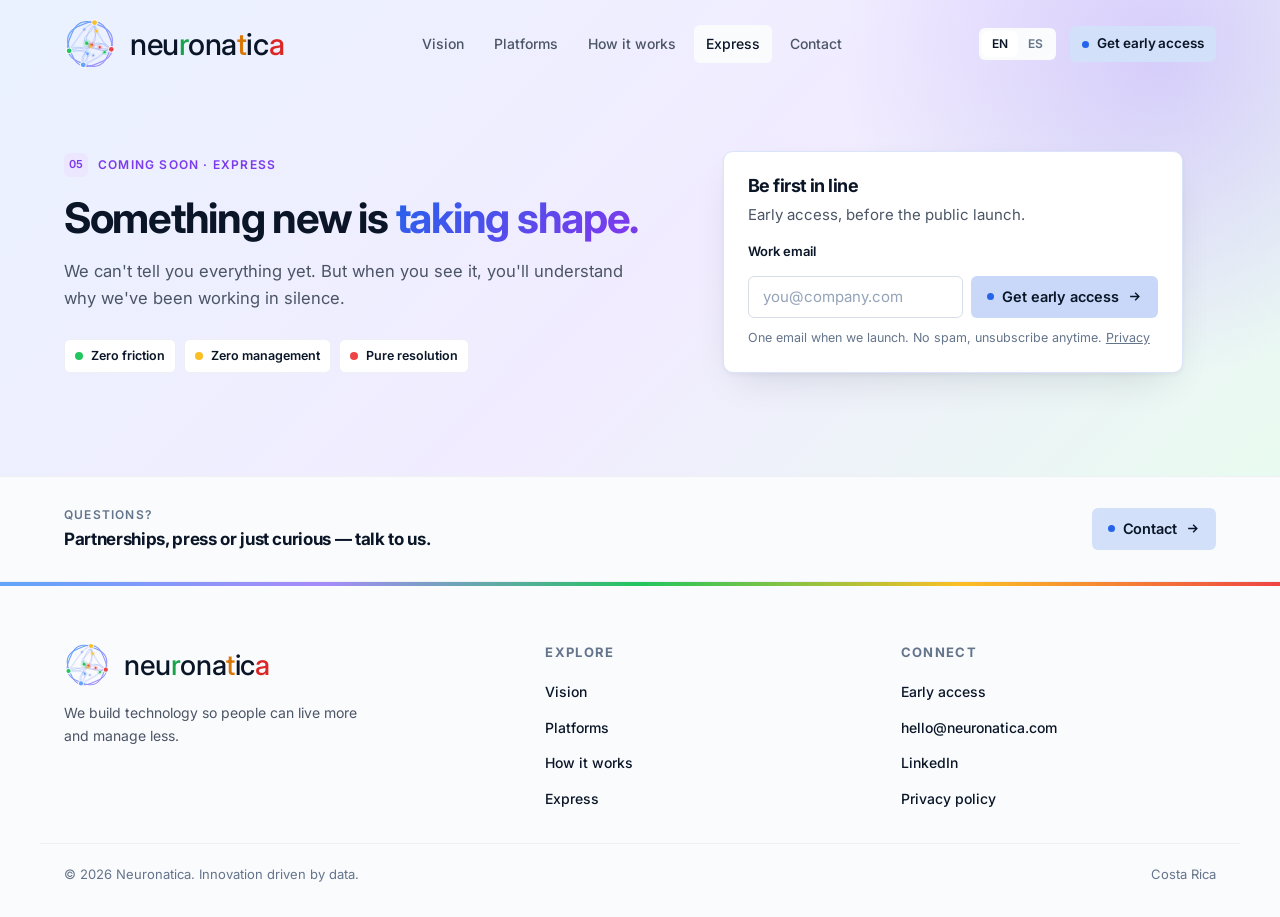
<file: express.html>
<!DOCTYPE html>
<html lang="en">
<head>
<meta charset="UTF-8">
<meta name="viewport" content="width=device-width, initial-scale=1.0">
<title>Express — Coming Soon — Neuronatica</title>
<meta name="description" content="Express by Neuronatica: zero friction, zero management, pure resolution. Get early access.">
<link rel="preconnect" href="https://fonts.googleapis.com">
<link href="https://fonts.googleapis.com/css2?family=Inter:wght@400;500;600;700;800&display=swap" rel="stylesheet">
<link rel="icon" type="image/svg+xml" href="favicon.svg">
<link rel="icon" type="image/png" sizes="32x32" href="favicon-32x32.png">
<link rel="icon" type="image/png" sizes="16x16" href="favicon-16x16.png">
<link rel="shortcut icon" href="favicon.ico">
<link rel="apple-touch-icon" sizes="180x180" href="apple-touch-icon.png">
<link rel="manifest" href="site.webmanifest">
<link rel="canonical" href="https://jmarinpuravida-neuronatica.github.io/neuronatica-website/express.html">
<meta property="og:type" content="website">
<meta property="og:site_name" content="Neuronatica">
<meta property="og:title" content="Express — Coming Soon — Neuronatica">
<meta property="og:description" content="Express by Neuronatica: zero friction, zero management, pure resolution. Get early access.">
<meta property="og:url" content="https://jmarinpuravida-neuronatica.github.io/neuronatica-website/express.html">
<meta property="og:image" content="https://jmarinpuravida-neuronatica.github.io/neuronatica-website/assets/og-image.png">
<meta property="og:image:width" content="1200">
<meta property="og:image:height" content="630">
<meta name="twitter:card" content="summary_large_image">
<meta name="twitter:title" content="Express — Coming Soon — Neuronatica">
<meta name="twitter:description" content="Express by Neuronatica: zero friction, zero management, pure resolution. Get early access.">
<meta name="twitter:image" content="https://jmarinpuravida-neuronatica.github.io/neuronatica-website/assets/og-image.png">
<meta name="theme-color" content="#ffffff">
<script>if('scrollRestoration' in history)history.scrollRestoration='manual';if(!location.hash)scrollTo(0,0);</script>
<script>(function(){try{var l=localStorage.getItem('nn-lang');if(l){document.documentElement.lang=l;if(l!=='en')document.documentElement.classList.add('lang-pending');}}catch(e){}})();</script>
<style>html.lang-pending body{visibility:hidden}</style>
<link rel="stylesheet" href="assets/styles.css">
</head>
<body>
<nav id="nav">
  <div class="nav-in">
    <a href="index.html" class="logo" aria-label="Neuronatica home">
      <svg viewBox="0 0 64 64" fill="none" aria-hidden="true"><defs><linearGradient id="nn-g" x1="0" y1="0" x2="1" y2="1"><stop offset="0" stop-color="#60a5fa"/><stop offset="1" stop-color="#a78bfa"/></linearGradient></defs><path d="M59.00 32.00L59.14 32.71L59.25 33.43L59.35 34.15L59.42 34.88L59.46 35.62L59.48 36.35L59.47 37.09L59.43 37.83L59.36 38.57L59.25 39.30L59.11 40.03L58.94 40.75L58.74 41.47L58.51 42.17L58.24 42.87L57.94 43.55L57.61 44.21L57.24 44.86L56.85 45.49L56.43 46.11L55.99 46.70L55.52 47.27L55.02 47.82L54.51 48.35L53.98 48.86L53.43 49.35L52.86 49.82L52.28 50.26L51.69 50.69L51.09 51.09L50.48 51.48L49.87 51.85L49.25 52.20L48.63 52.54L48.01 52.87L47.39 53.18L46.76 53.48L46.14 53.77L45.52 54.06L44.89 54.33L44.27 54.60L43.65 54.87L43.03 55.13L42.42 55.39L41.80 55.65L41.18 55.91L40.56 56.16L39.93 56.41L39.31 56.66L38.67 56.91L38.04 57.15L37.40 57.39L36.75 57.63L36.10 57.85L35.43 58.07L34.76 58.29L34.08 58.49L33.40 58.67L32.70 58.84L32.00 59.00L31.29 59.14L30.57 59.25L29.85 59.35L29.12 59.42L28.38 59.46L27.65 59.48L26.91 59.47L26.17 59.43L25.43 59.36L24.70 59.25L23.97 59.11L23.25 58.94L22.53 58.74L21.83 58.51L21.13 58.24L20.45 57.94L19.79 57.61L19.14 57.24L18.51 56.85L17.89 56.43L17.30 55.99L16.73 55.52L16.18 55.02L15.65 54.51L15.14 53.98L14.65 53.43L14.18 52.86L13.74 52.28L13.31 51.69L12.91 51.09L12.52 50.48L12.15 49.87L11.80 49.25L11.46 48.63L11.13 48.01L10.82 47.39L10.52 46.76L10.23 46.14L9.94 45.52L9.67 44.89L9.40 44.27L9.13 43.65L8.87 43.03L8.61 42.42L8.35 41.80L8.09 41.18L7.84 40.56L7.59 39.93L7.34 39.31L7.09 38.67L6.85 38.04L6.61 37.40L6.37 36.75L6.15 36.10L5.93 35.43L5.71 34.76L5.51 34.08L5.33 33.40L5.16 32.70L5.00 32.00L4.86 31.29L4.75 30.57L4.65 29.85L4.58 29.12L4.54 28.38L4.52 27.65L4.53 26.91L4.57 26.17L4.64 25.43L4.75 24.70L4.89 23.97L5.06 23.25L5.26 22.53L5.49 21.83L5.76 21.13L6.06 20.45L6.39 19.79L6.76 19.14L7.15 18.51L7.57 17.89L8.01 17.30L8.48 16.73L8.98 16.18L9.49 15.65L10.02 15.14L10.57 14.65L11.14 14.18L11.72 13.74L12.31 13.31L12.91 12.91L13.52 12.52L14.13 12.15L14.75 11.80L15.37 11.46L15.99 11.13L16.61 10.82L17.24 10.52L17.86 10.23L18.48 9.94L19.11 9.67L19.73 9.40L20.35 9.13L20.97 8.87L21.58 8.61L22.20 8.35L22.82 8.09L23.44 7.84L24.07 7.59L24.69 7.34L25.33 7.09L25.96 6.85L26.60 6.61L27.25 6.37L27.90 6.15L28.57 5.93L29.24 5.71L29.92 5.51L30.60 5.33L31.30 5.16L32.00 5.00L32.71 4.86L33.43 4.75L34.15 4.65L34.88 4.58L35.62 4.54L36.35 4.52L37.09 4.53L37.83 4.57L38.57 4.64L39.30 4.75L40.03 4.89L40.75 5.06L41.47 5.26L42.17 5.49L42.87 5.76L43.55 6.06L44.21 6.39L44.86 6.76L45.49 7.15L46.11 7.57L46.70 8.01L47.27 8.48L47.82 8.98L48.35 9.49L48.86 10.02L49.35 10.57L49.82 11.14L50.26 11.72L50.69 12.31L51.09 12.91L51.48 13.52L51.85 14.13L52.20 14.75L52.54 15.37L52.87 15.99L53.18 16.61L53.48 17.24L53.77 17.86L54.06 18.48L54.33 19.11L54.60 19.73L54.87 20.35L55.13 20.97L55.39 21.58L55.65 22.20L55.91 22.82L56.16 23.44L56.41 24.07L56.66 24.69L56.91 25.33L57.15 25.96L57.39 26.60L57.63 27.25L57.85 27.90L58.07 28.57L58.29 29.24L58.49 29.92L58.67 30.60L58.84 31.30L59.00 32.00Z" stroke="url(#nn-g)" stroke-width="1.5"/><path d="M59.00 32.00L58.84 32.70L58.67 33.40L58.49 34.08L58.29 34.76L58.07 35.43L57.85 36.10L57.63 36.75L57.39 37.40L57.15 38.04L56.91 38.67L56.66 39.31L56.41 39.93L56.16 40.56L55.91 41.18L55.65 41.80L55.39 42.42L55.13 43.03L54.87 43.65L54.60 44.27L54.33 44.89L54.06 45.52L53.77 46.14L53.48 46.76L53.18 47.39L52.87 48.01L52.54 48.63L52.20 49.25L51.85 49.87L51.48 50.48L51.09 51.09L50.69 51.69L50.26 52.28L49.82 52.86L49.35 53.43L48.86 53.98L48.35 54.51L47.82 55.02L47.27 55.52L46.70 55.99L46.11 56.43L45.49 56.85L44.86 57.24L44.21 57.61L43.55 57.94L42.87 58.24L42.17 58.51L41.47 58.74L40.75 58.94L40.03 59.11L39.30 59.25L38.57 59.36L37.83 59.43L37.09 59.47L36.35 59.48L35.62 59.46L34.88 59.42L34.15 59.35L33.43 59.25L32.71 59.14L32.00 59.00L31.30 58.84L30.60 58.67L29.92 58.49L29.24 58.29L28.57 58.07L27.90 57.85L27.25 57.63L26.60 57.39L25.96 57.15L25.33 56.91L24.69 56.66L24.07 56.41L23.44 56.16L22.82 55.91L22.20 55.65L21.58 55.39L20.97 55.13L20.35 54.87L19.73 54.60L19.11 54.33L18.48 54.06L17.86 53.77L17.24 53.48L16.61 53.18L15.99 52.87L15.37 52.54L14.75 52.20L14.13 51.85L13.52 51.48L12.91 51.09L12.31 50.69L11.72 50.26L11.14 49.82L10.57 49.35L10.02 48.86L9.49 48.35L8.98 47.82L8.48 47.27L8.01 46.70L7.57 46.11L7.15 45.49L6.76 44.86L6.39 44.21L6.06 43.55L5.76 42.87L5.49 42.17L5.26 41.47L5.06 40.75L4.89 40.03L4.75 39.30L4.64 38.57L4.57 37.83L4.53 37.09L4.52 36.35L4.54 35.62L4.58 34.88L4.65 34.15L4.75 33.43L4.86 32.71L5.00 32.00L5.16 31.30L5.33 30.60L5.51 29.92L5.71 29.24L5.93 28.57L6.15 27.90L6.37 27.25L6.61 26.60L6.85 25.96L7.09 25.33L7.34 24.69L7.59 24.07L7.84 23.44L8.09 22.82L8.35 22.20L8.61 21.58L8.87 20.97L9.13 20.35L9.40 19.73L9.67 19.11L9.94 18.48L10.23 17.86L10.52 17.24L10.82 16.61L11.13 15.99L11.46 15.37L11.80 14.75L12.15 14.13L12.52 13.52L12.91 12.91L13.31 12.31L13.74 11.72L14.18 11.14L14.65 10.57L15.14 10.02L15.65 9.49L16.18 8.98L16.73 8.48L17.30 8.01L17.89 7.57L18.51 7.15L19.14 6.76L19.79 6.39L20.45 6.06L21.13 5.76L21.83 5.49L22.53 5.26L23.25 5.06L23.97 4.89L24.70 4.75L25.43 4.64L26.17 4.57L26.91 4.53L27.65 4.52L28.38 4.54L29.12 4.58L29.85 4.65L30.57 4.75L31.29 4.86L32.00 5.00L32.70 5.16L33.40 5.33L34.08 5.51L34.76 5.71L35.43 5.93L36.10 6.15L36.75 6.37L37.40 6.61L38.04 6.85L38.67 7.09L39.31 7.34L39.93 7.59L40.56 7.84L41.18 8.09L41.80 8.35L42.42 8.61L43.03 8.87L43.65 9.13L44.27 9.40L44.89 9.67L45.52 9.94L46.14 10.23L46.76 10.52L47.39 10.82L48.01 11.13L48.63 11.46L49.25 11.80L49.87 12.15L50.48 12.52L51.09 12.91L51.69 13.31L52.28 13.74L52.86 14.18L53.43 14.65L53.98 15.14L54.51 15.65L55.02 16.18L55.52 16.73L55.99 17.30L56.43 17.89L56.85 18.51L57.24 19.14L57.61 19.79L57.94 20.45L58.24 21.13L58.51 21.83L58.74 22.53L58.94 23.25L59.11 23.97L59.25 24.70L59.36 25.43L59.43 26.17L59.47 26.91L59.48 27.65L59.46 28.38L59.42 29.12L59.35 29.85L59.25 30.57L59.14 31.29L59.00 32.00Z" stroke="url(#nn-g)" stroke-width="1.5"/><path d="M37.61 5.59L37.29 6.18L36.96 6.76L36.62 7.32L36.27 7.87L35.93 8.41L35.58 8.94L35.23 9.46L34.88 9.96L34.54 10.46L34.20 10.96L33.86 11.45L33.53 11.93L33.20 12.41L32.88 12.89L32.57 13.37L32.27 13.85L31.97 14.33L31.68 14.80L31.41 15.28L31.14 15.76L30.88 16.23L30.62 16.71L30.38 17.19L30.15 17.66L29.93 18.14L29.72 18.61L29.51 19.08L29.32 19.54L29.14 20.00L28.96 20.46L28.80 20.90L28.65 21.34L28.50 21.78L28.37 22.20L28.24 22.61L28.13 23.01L28.02 23.40L27.92 23.77L27.83 24.13L27.75 24.48L27.68 24.81L27.61 25.14L27.55 25.45L27.49 25.74L27.44 26.03L27.39 26.32L27.35 26.59L27.32 26.87L27.28 27.15L27.26 27.43L27.24 27.73L27.24 28.03L27.25 28.35L27.28 28.68L27.33 29.03L27.41 29.40L27.51 29.78L27.64 30.17L27.80 30.58L28.00 31.00" stroke="url(#nn-g)" stroke-width="0.62" stroke-linecap="round" opacity="0.9"/><path d="M37.61 5.59L37.50 6.26L37.38 6.92L37.23 7.58L37.08 8.23L36.91 8.86L36.72 9.49L36.52 10.11L36.30 10.71L36.07 11.30L35.83 11.88L35.56 12.44L35.29 12.99L35.00 13.53L34.70 14.05L34.38 14.55L34.06 15.04L33.72 15.51L33.38 15.97L33.03 16.41L32.67 16.83L32.30 17.24L31.93 17.64L31.56 18.03L31.18 18.40L30.81 18.76L30.43 19.12L30.06 19.46L29.69 19.80L29.32 20.13L28.96 20.46L28.61 20.78L28.27 21.10L27.94 21.43L27.61 21.75L27.30 22.08L27.01 22.41L26.73 22.74L26.47 23.09L26.23 23.44L26.01 23.80L25.82 24.16L25.65 24.54L25.50 24.92L25.39 25.31L25.31 25.71L25.26 26.11L25.24 26.51L25.26 26.92L25.32 27.32L25.41 27.71L25.54 28.10L25.70 28.47L25.89 28.83L26.11 29.18L26.36 29.52L26.64 29.83L26.95 30.14L27.28 30.44L27.63 30.72L28.00 31.00" stroke="url(#nn-g)" stroke-width="0.62" stroke-linecap="round" opacity="0.9"/><path d="M28.00 31.00L28.22 31.42L28.45 31.84L28.69 32.25L28.94 32.65L29.21 33.04L29.49 33.43L29.78 33.80L30.09 34.16L30.41 34.51L30.75 34.84L31.10 35.16L31.47 35.46L31.85 35.75L32.24 36.01L32.65 36.26L33.07 36.49L33.50 36.71L33.94 36.90L34.40 37.07L34.86 37.23L35.33 37.37L35.81 37.49L36.29 37.59L36.79 37.67L37.28 37.75L37.79 37.80L38.30 37.85L38.81 37.88L39.32 37.90L39.84 37.91L40.37 37.92L40.90 37.91L41.43 37.91L41.96 37.90L42.50 37.88L43.04 37.87L43.59 37.85L44.14 37.84L44.70 37.83L45.26 37.82L45.82 37.81L46.40 37.81L46.98 37.82L47.57 37.83L48.16 37.85L48.76 37.87L49.37 37.89L49.99 37.93L50.62 37.96L51.26 38.01L51.91 38.05L52.57 38.10L53.23 38.16L53.91 38.21L54.60 38.27L55.30 38.33L56.01 38.38L56.73 38.44L57.46 38.49L58.20 38.53" stroke="url(#nn-g)" stroke-width="0.62" stroke-linecap="round" opacity="0.9"/><path d="M28.00 31.00L28.39 31.27L28.77 31.53L29.16 31.78L29.55 32.02L29.94 32.25L30.33 32.47L30.71 32.69L31.09 32.91L31.47 33.12L31.85 33.33L32.23 33.54L32.60 33.75L32.98 33.96L33.35 34.17L33.72 34.39L34.10 34.61L34.47 34.83L34.85 35.05L35.23 35.28L35.61 35.52L36.00 35.75L36.39 35.99L36.79 36.23L37.20 36.48L37.62 36.72L38.04 36.96L38.48 37.20L38.92 37.44L39.38 37.68L39.84 37.91L40.32 38.14L40.81 38.35L41.31 38.56L41.82 38.76L42.34 38.95L42.87 39.12L43.41 39.29L43.96 39.43L44.53 39.57L45.10 39.68L45.68 39.78L46.27 39.87L46.87 39.93L47.48 39.98L48.10 40.00L48.73 40.01L49.36 40.01L50.00 39.98L50.65 39.94L51.30 39.88L51.96 39.80L52.63 39.71L53.30 39.60L53.98 39.48L54.67 39.35L55.36 39.20L56.06 39.05L56.77 38.88L57.48 38.71L58.20 38.53" stroke="url(#nn-g)" stroke-width="0.62" stroke-linecap="round" opacity="0.9"/><path d="M6.32 40.34L6.90 40.07L7.46 39.83L8.01 39.61L8.54 39.41L9.06 39.23L9.57 39.07L10.06 38.92L10.54 38.79L11.00 38.67L11.46 38.56L11.90 38.45L12.33 38.35L12.74 38.26L13.16 38.17L13.56 38.09L13.96 38.00L14.35 37.92L14.74 37.83L15.13 37.75L15.52 37.66L15.90 37.58L16.29 37.49L16.68 37.40L17.07 37.31L17.46 37.23L17.86 37.14L18.26 37.05L18.66 36.96L19.06 36.88L19.46 36.80L19.87 36.71L20.27 36.63L20.68 36.56L21.09 36.48L21.49 36.41L21.90 36.35L22.31 36.28L22.71 36.22L23.12 36.17L23.53 36.12L23.93 36.07L24.34 36.03L24.75 35.99L25.17 35.96L25.58 35.93L26.01 35.90L26.44 35.87L26.87 35.84L27.32 35.81L27.77 35.78L28.23 35.75L28.71 35.71L29.20 35.66L29.70 35.61L30.21 35.54L30.74 35.47L31.28 35.38L31.84 35.27L32.41 35.15L33.00 35.00" stroke="url(#nn-g)" stroke-width="0.56" stroke-linecap="round" opacity="0.9"/><path d="M6.32 40.34L6.78 39.90L7.24 39.48L7.70 39.08L8.15 38.71L8.61 38.35L9.06 38.02L9.52 37.72L9.97 37.43L10.43 37.17L10.88 36.94L11.34 36.73L11.80 36.55L12.25 36.39L12.71 36.25L13.16 36.15L13.61 36.06L14.06 36.00L14.51 35.96L14.94 35.95L15.38 35.95L15.81 35.98L16.23 36.02L16.65 36.08L17.06 36.15L17.47 36.24L17.88 36.33L18.28 36.44L18.67 36.55L19.07 36.67L19.46 36.80L19.86 36.92L20.25 37.04L20.64 37.17L21.04 37.29L21.44 37.40L21.85 37.51L22.26 37.61L22.67 37.70L23.09 37.77L23.52 37.83L23.95 37.88L24.39 37.91L24.83 37.93L25.29 37.92L25.74 37.90L26.20 37.86L26.67 37.79L27.14 37.70L27.62 37.59L28.09 37.46L28.57 37.31L29.06 37.14L29.54 36.94L30.03 36.72L30.52 36.49L31.01 36.23L31.50 35.95L32.00 35.65L32.50 35.34L33.00 35.00" stroke="url(#nn-g)" stroke-width="0.56" stroke-linecap="round" opacity="0.9"/><path d="M33.00 35.00L33.59 34.85L34.16 34.70L34.72 34.57L35.26 34.44L35.79 34.31L36.31 34.19L36.81 34.07L37.30 33.96L37.78 33.84L38.24 33.73L38.68 33.62L39.11 33.51L39.53 33.41L39.94 33.30L40.34 33.19L40.73 33.07L41.10 32.96L41.47 32.85L41.83 32.74L42.19 32.63L42.54 32.51L42.88 32.40L43.23 32.29L43.58 32.18L43.92 32.08L44.27 31.98L44.63 31.89L44.99 31.80L45.35 31.73L45.72 31.66L46.09 31.61L46.48 31.57L46.86 31.54L47.26 31.54L47.66 31.55L48.06 31.57L48.47 31.62L48.88 31.69L49.29 31.78L49.71 31.89L50.12 32.03L50.54 32.18L50.96 32.36L51.38 32.56L51.79 32.78L52.21 33.03L52.62 33.29L53.04 33.58L53.45 33.89L53.87 34.22L54.28 34.57L54.70 34.94L55.12 35.33L55.54 35.74L55.97 36.16L56.40 36.60L56.84 37.06L57.28 37.54L57.73 38.03L58.20 38.53" stroke="url(#nn-g)" stroke-width="0.56" stroke-linecap="round" opacity="0.9"/><path d="M33.00 35.00L33.50 34.66L33.99 34.33L34.47 34.01L34.95 33.70L35.41 33.40L35.87 33.11L36.32 32.84L36.77 32.59L37.21 32.34L37.65 32.12L38.09 31.91L38.52 31.73L38.96 31.56L39.39 31.41L39.81 31.28L40.24 31.17L40.66 31.08L41.08 31.01L41.50 30.96L41.91 30.93L42.32 30.93L42.72 30.94L43.12 30.97L43.51 31.02L43.90 31.09L44.28 31.18L44.65 31.28L45.01 31.39L45.37 31.52L45.72 31.66L46.06 31.81L46.40 31.97L46.73 32.14L47.06 32.32L47.38 32.50L47.71 32.68L48.03 32.87L48.36 33.07L48.69 33.26L49.02 33.46L49.36 33.66L49.71 33.87L50.07 34.08L50.43 34.29L50.81 34.50L51.20 34.72L51.61 34.94L52.03 35.17L52.46 35.40L52.91 35.64L53.37 35.89L53.85 36.14L54.34 36.40L54.85 36.67L55.37 36.95L55.91 37.24L56.46 37.55L57.03 37.86L57.61 38.19L58.20 38.53" stroke="url(#nn-g)" stroke-width="0.56" stroke-linecap="round" opacity="0.9"/><path d="M37.61 5.59L37.61 6.14L37.60 6.69L37.59 7.24L37.59 7.78L37.58 8.32L37.58 8.86L37.58 9.39L37.58 9.92L37.59 10.44L37.60 10.96L37.61 11.48L37.64 11.99L37.66 12.50L37.70 13.00L37.74 13.50L37.78 14.00L37.83 14.49L37.89 14.98L37.95 15.47L38.01 15.95L38.08 16.44L38.15 16.92L38.22 17.39L38.30 17.87L38.37 18.34L38.45 18.82L38.52 19.29L38.59 19.76L38.65 20.24L38.71 20.71L38.77 21.18L38.81 21.65L38.85 22.12L38.87 22.59L38.89 23.06L38.89 23.52L38.88 23.99L38.85 24.45L38.81 24.91L38.75 25.37L38.67 25.83L38.58 26.28L38.46 26.72L38.33 27.16L38.19 27.59L38.02 28.02L37.83 28.44L37.63 28.85L37.41 29.25L37.17 29.64L36.91 30.02L36.64 30.40L36.35 30.76L36.05 31.11L35.74 31.45L35.41 31.78L35.07 32.10L34.73 32.41L34.37 32.71L34.00 33.00" stroke="url(#nn-g)" stroke-width="0.53" stroke-linecap="round" opacity="0.9"/><path d="M37.61 5.59L37.79 6.11L37.97 6.63L38.14 7.15L38.31 7.67L38.47 8.19L38.62 8.71L38.77 9.23L38.91 9.75L39.03 10.26L39.15 10.78L39.25 11.30L39.34 11.81L39.42 12.33L39.48 12.84L39.53 13.36L39.57 13.87L39.59 14.38L39.60 14.89L39.59 15.39L39.57 15.90L39.53 16.40L39.49 16.89L39.43 17.39L39.36 17.88L39.27 18.36L39.18 18.84L39.08 19.31L38.96 19.78L38.84 20.25L38.71 20.71L38.58 21.16L38.44 21.61L38.30 22.05L38.15 22.48L38.00 22.91L37.85 23.33L37.70 23.75L37.54 24.16L37.39 24.57L37.24 24.98L37.09 25.38L36.94 25.78L36.79 26.17L36.65 26.57L36.50 26.96L36.36 27.35L36.21 27.75L36.07 28.14L35.92 28.54L35.78 28.93L35.63 29.33L35.48 29.73L35.32 30.13L35.16 30.54L34.99 30.94L34.81 31.35L34.63 31.76L34.43 32.18L34.22 32.59L34.00 33.00" stroke="url(#nn-g)" stroke-width="0.53" stroke-linecap="round" opacity="0.9"/><path d="M34.00 33.00L33.63 33.29L33.26 33.57L32.89 33.85L32.52 34.13L32.15 34.42L31.79 34.70L31.43 34.99L31.08 35.28L30.73 35.57L30.39 35.87L30.05 36.17L29.73 36.49L29.41 36.80L29.10 37.13L28.80 37.46L28.51 37.81L28.23 38.16L27.96 38.51L27.70 38.88L27.45 39.25L27.21 39.63L26.99 40.02L26.77 40.41L26.57 40.81L26.38 41.21L26.20 41.62L26.03 42.03L25.87 42.45L25.72 42.87L25.58 43.29L25.45 43.71L25.33 44.13L25.21 44.55L25.11 44.97L25.00 45.40L24.91 45.82L24.82 46.24L24.73 46.66L24.65 47.09L24.57 47.51L24.49 47.94L24.42 48.37L24.34 48.80L24.27 49.24L24.20 49.68L24.12 50.13L24.06 50.59L23.99 51.05L23.92 51.53L23.86 52.02L23.80 52.52L23.75 53.03L23.70 53.56L23.66 54.10L23.63 54.66L23.61 55.23L23.60 55.82L23.61 56.42L23.62 57.04L23.66 57.68" stroke="url(#nn-g)" stroke-width="0.53" stroke-linecap="round" opacity="0.9"/><path d="M34.00 33.00L33.77 33.41L33.54 33.82L33.30 34.22L33.06 34.62L32.82 35.02L32.57 35.41L32.32 35.80L32.07 36.18L31.81 36.55L31.54 36.92L31.27 37.28L31.00 37.63L30.72 37.98L30.44 38.31L30.16 38.65L29.87 38.97L29.57 39.29L29.27 39.61L28.97 39.92L28.67 40.22L28.36 40.53L28.05 40.83L27.74 41.13L27.43 41.43L27.12 41.73L26.81 42.03L26.49 42.34L26.19 42.65L25.88 42.96L25.58 43.29L25.28 43.62L24.99 43.96L24.71 44.31L24.44 44.67L24.18 45.04L23.93 45.42L23.69 45.82L23.47 46.22L23.26 46.64L23.07 47.07L22.90 47.52L22.75 47.97L22.62 48.44L22.51 48.92L22.42 49.41L22.35 49.91L22.30 50.42L22.28 50.93L22.28 51.46L22.30 51.99L22.35 52.53L22.41 53.08L22.50 53.63L22.61 54.19L22.74 54.75L22.89 55.33L23.05 55.90L23.24 56.49L23.44 57.08L23.66 57.68" stroke="url(#nn-g)" stroke-width="0.53" stroke-linecap="round" opacity="0.9"/><path d="M6.32 40.34L6.74 40.46L7.16 40.57L7.59 40.67L8.02 40.76L8.45 40.84L8.88 40.92L9.31 40.99L9.75 41.04L10.18 41.09L10.61 41.13L11.05 41.16L11.48 41.17L11.91 41.18L12.34 41.17L12.77 41.16L13.20 41.14L13.62 41.10L14.05 41.06L14.47 41.01L14.89 40.95L15.30 40.89L15.72 40.82L16.13 40.74L16.54 40.66L16.95 40.58L17.35 40.50L17.76 40.41L18.16 40.33L18.56 40.25L18.96 40.17L19.36 40.10L19.76 40.03L20.16 39.97L20.56 39.91L20.96 39.87L21.35 39.84L21.75 39.82L22.14 39.81L22.53 39.82L22.92 39.84L23.30 39.89L23.69 39.94L24.06 40.02L24.44 40.11L24.80 40.23L25.16 40.36L25.51 40.51L25.86 40.68L26.19 40.87L26.51 41.08L26.82 41.30L27.12 41.55L27.40 41.80L27.67 42.08L27.92 42.37L28.17 42.67L28.39 42.99L28.61 43.31L28.81 43.65L29.00 44.00" stroke="url(#nn-g)" stroke-width="0.46" stroke-linecap="round" opacity="0.9"/><path d="M6.32 40.34L6.75 40.29L7.18 40.23L7.61 40.17L8.03 40.10L8.46 40.04L8.88 39.97L9.31 39.90L9.73 39.84L10.15 39.78L10.58 39.73L11.00 39.68L11.43 39.63L11.85 39.59L12.27 39.56L12.70 39.54L13.12 39.53L13.55 39.52L13.97 39.52L14.40 39.53L14.82 39.55L15.25 39.58L15.67 39.62L16.09 39.66L16.51 39.71L16.93 39.77L17.34 39.84L17.75 39.91L18.16 39.99L18.56 40.08L18.96 40.17L19.36 40.27L19.75 40.36L20.13 40.47L20.51 40.57L20.88 40.68L21.24 40.78L21.60 40.89L21.95 41.00L22.30 41.11L22.64 41.22L22.98 41.33L23.31 41.44L23.63 41.54L23.95 41.65L24.27 41.76L24.59 41.86L24.90 41.97L25.21 42.08L25.52 42.19L25.83 42.31L26.15 42.43L26.46 42.56L26.77 42.69L27.09 42.84L27.41 42.99L27.73 43.16L28.04 43.35L28.36 43.55L28.68 43.76L29.00 44.00" stroke="url(#nn-g)" stroke-width="0.46" stroke-linecap="round" opacity="0.9"/><path d="M29.00 44.00L29.01 44.40L29.01 44.78L28.99 45.16L28.97 45.52L28.94 45.86L28.91 46.20L28.86 46.53L28.81 46.84L28.75 47.14L28.69 47.43L28.62 47.72L28.54 47.99L28.46 48.25L28.37 48.50L28.28 48.75L28.19 48.98L28.09 49.21L27.99 49.44L27.89 49.65L27.78 49.86L27.67 50.07L27.56 50.27L27.45 50.46L27.34 50.65L27.22 50.84L27.10 51.03L26.98 51.21L26.86 51.39L26.74 51.57L26.62 51.75L26.49 51.93L26.37 52.10L26.24 52.28L26.12 52.46L25.99 52.63L25.87 52.81L25.74 52.99L25.62 53.17L25.49 53.35L25.37 53.54L25.25 53.72L25.13 53.91L25.01 54.09L24.90 54.29L24.79 54.48L24.68 54.67L24.57 54.87L24.47 55.07L24.37 55.27L24.28 55.48L24.19 55.69L24.11 55.90L24.03 56.11L23.96 56.33L23.89 56.54L23.83 56.77L23.78 56.99L23.73 57.22L23.69 57.45L23.66 57.68" stroke="url(#nn-g)" stroke-width="0.46" stroke-linecap="round" opacity="0.9"/><path d="M29.00 44.00L29.08 44.39L29.16 44.77L29.22 45.14L29.27 45.51L29.32 45.86L29.35 46.21L29.38 46.55L29.39 46.88L29.40 47.21L29.40 47.53L29.39 47.84L29.37 48.14L29.35 48.44L29.31 48.73L29.27 49.02L29.21 49.30L29.15 49.57L29.09 49.84L29.01 50.10L28.93 50.35L28.84 50.60L28.75 50.85L28.64 51.08L28.54 51.31L28.42 51.54L28.31 51.76L28.18 51.97L28.06 52.18L27.93 52.38L27.79 52.58L27.66 52.77L27.52 52.95L27.38 53.14L27.23 53.32L27.09 53.49L26.94 53.66L26.79 53.83L26.65 53.99L26.50 54.15L26.35 54.31L26.20 54.47L26.05 54.62L25.90 54.78L25.75 54.93L25.61 55.08L25.46 55.23L25.32 55.39L25.17 55.54L25.03 55.70L24.89 55.86L24.76 56.02L24.62 56.18L24.49 56.35L24.36 56.52L24.23 56.70L24.11 56.88L23.99 57.07L23.87 57.27L23.76 57.47L23.66 57.68" stroke="url(#nn-g)" stroke-width="0.46" stroke-linecap="round" opacity="0.9"/><path d="M58.20 38.53L57.80 38.23L57.42 37.92L57.04 37.60L56.67 37.27L56.30 36.94L55.94 36.60L55.58 36.26L55.23 35.91L54.88 35.56L54.53 35.21L54.18 34.85L53.83 34.50L53.48 34.14L53.13 33.77L52.78 33.41L52.42 33.05L52.07 32.68L51.71 32.31L51.35 31.94L50.99 31.57L50.63 31.20L50.26 30.83L49.90 30.45L49.53 30.08L49.16 29.70L48.80 29.32L48.43 28.94L48.07 28.56L47.70 28.17L47.34 27.79L46.99 27.40L46.63 27.01L46.29 26.61L45.94 26.22L45.61 25.82L45.28 25.42L44.95 25.02L44.64 24.62L44.33 24.21L44.04 23.81L43.75 23.40L43.47 23.00L43.20 22.59L42.94 22.18L42.69 21.77L42.45 21.37L42.23 20.96L42.01 20.56L41.80 20.15L41.60 19.75L41.41 19.36L41.23 18.96L41.05 18.57L40.89 18.19L40.73 17.81L40.57 17.43L40.42 17.06L40.28 16.70L40.14 16.35L40.00 16.00" stroke="url(#nn-g)" stroke-width="0.40" stroke-linecap="round" opacity="0.9"/><path d="M58.20 38.53L57.73 38.36L57.26 38.17L56.80 37.97L56.34 37.76L55.88 37.53L55.43 37.28L54.99 37.02L54.55 36.74L54.12 36.45L53.70 36.15L53.29 35.83L52.89 35.49L52.49 35.14L52.11 34.78L51.74 34.41L51.37 34.02L51.02 33.62L50.68 33.22L50.35 32.80L50.03 32.37L49.72 31.94L49.43 31.50L49.14 31.05L48.86 30.59L48.59 30.13L48.33 29.67L48.07 29.20L47.82 28.73L47.58 28.26L47.34 27.79L47.11 27.31L46.88 26.84L46.66 26.37L46.43 25.90L46.21 25.43L45.99 24.97L45.77 24.51L45.55 24.05L45.32 23.60L45.10 23.16L44.87 22.72L44.64 22.29L44.41 21.86L44.17 21.44L43.93 21.03L43.68 20.63L43.44 20.24L43.18 19.85L42.93 19.48L42.67 19.11L42.41 18.75L42.14 18.41L41.88 18.07L41.61 17.74L41.34 17.43L41.07 17.12L40.80 16.82L40.53 16.54L40.26 16.26L40.00 16.00" stroke="url(#nn-g)" stroke-width="0.40" stroke-linecap="round" opacity="0.9"/><path d="M40.00 16.00L39.83 15.69L39.67 15.39L39.52 15.09L39.38 14.81L39.25 14.54L39.13 14.27L39.02 14.01L38.91 13.76L38.82 13.52L38.73 13.29L38.65 13.07L38.58 12.85L38.52 12.64L38.46 12.44L38.41 12.24L38.36 12.05L38.32 11.87L38.28 11.70L38.25 11.53L38.23 11.37L38.20 11.21L38.19 11.05L38.17 10.91L38.16 10.76L38.15 10.62L38.14 10.48L38.14 10.35L38.13 10.22L38.13 10.09L38.13 9.96L38.13 9.83L38.13 9.70L38.13 9.58L38.13 9.45L38.14 9.32L38.14 9.20L38.14 9.07L38.14 8.94L38.14 8.81L38.14 8.68L38.14 8.54L38.14 8.41L38.14 8.27L38.13 8.13L38.12 7.99L38.11 7.85L38.10 7.70L38.08 7.55L38.07 7.40L38.04 7.25L38.02 7.10L37.99 6.94L37.96 6.78L37.92 6.62L37.88 6.46L37.84 6.29L37.79 6.12L37.73 5.95L37.68 5.77L37.61 5.59" stroke="url(#nn-g)" stroke-width="0.40" stroke-linecap="round" opacity="0.9"/><path d="M40.00 16.00L39.78 15.72L39.57 15.45L39.37 15.18L39.19 14.93L39.01 14.68L38.84 14.43L38.67 14.20L38.52 13.97L38.38 13.74L38.24 13.52L38.12 13.31L38.00 13.10L37.89 12.90L37.78 12.70L37.69 12.50L37.60 12.31L37.52 12.12L37.44 11.94L37.38 11.75L37.32 11.58L37.26 11.40L37.22 11.23L37.17 11.06L37.14 10.89L37.11 10.73L37.09 10.57L37.07 10.41L37.06 10.26L37.05 10.10L37.05 9.95L37.05 9.81L37.06 9.66L37.07 9.52L37.08 9.38L37.10 9.24L37.12 9.11L37.14 8.97L37.16 8.84L37.19 8.71L37.21 8.58L37.24 8.45L37.27 8.32L37.30 8.19L37.33 8.06L37.36 7.93L37.39 7.80L37.42 7.67L37.45 7.53L37.48 7.39L37.50 7.25L37.53 7.11L37.55 6.96L37.57 6.80L37.59 6.65L37.60 6.48L37.61 6.32L37.62 6.14L37.62 5.97L37.62 5.78L37.61 5.59" stroke="url(#nn-g)" stroke-width="0.40" stroke-linecap="round" opacity="0.9"/><path d="M6.32 40.34L6.70 39.91L7.08 39.48L7.46 39.04L7.84 38.60L8.21 38.16L8.59 37.71L8.96 37.26L9.33 36.80L9.69 36.34L10.06 35.87L10.41 35.41L10.76 34.93L11.11 34.45L11.45 33.97L11.79 33.49L12.12 33.00L12.44 32.50L12.76 32.01L13.07 31.51L13.38 31.00L13.68 30.50L13.98 29.99L14.27 29.48L14.56 28.97L14.84 28.46L15.12 27.95L15.40 27.44L15.67 26.93L15.94 26.43L16.21 25.92L16.48 25.42L16.75 24.92L17.02 24.42L17.29 23.93L17.56 23.44L17.83 22.96L18.10 22.49L18.37 22.02L18.65 21.56L18.93 21.10L19.21 20.66L19.50 20.22L19.79 19.79L20.08 19.37L20.37 18.96L20.67 18.56L20.97 18.17L21.28 17.79L21.59 17.42L21.89 17.06L22.21 16.71L22.52 16.37L22.83 16.04L23.15 15.72L23.46 15.41L23.77 15.10L24.08 14.81L24.39 14.53L24.70 14.26L25.00 14.00" stroke="url(#nn-g)" stroke-width="0.37" stroke-linecap="round" opacity="0.9"/><path d="M6.32 40.34L6.59 39.84L6.86 39.33L7.14 38.82L7.41 38.31L7.69 37.80L7.98 37.29L8.26 36.78L8.56 36.27L8.85 35.76L9.15 35.26L9.46 34.76L9.77 34.26L10.09 33.76L10.42 33.27L10.75 32.78L11.08 32.29L11.42 31.81L11.77 31.33L12.12 30.86L12.48 30.39L12.84 29.92L13.21 29.46L13.57 29.01L13.95 28.56L14.32 28.11L14.70 27.66L15.08 27.22L15.46 26.78L15.83 26.35L16.21 25.92L16.59 25.49L16.96 25.07L17.34 24.64L17.71 24.22L18.07 23.81L18.43 23.39L18.79 22.97L19.14 22.56L19.48 22.15L19.82 21.74L20.15 21.33L20.47 20.92L20.78 20.52L21.09 20.11L21.39 19.71L21.68 19.30L21.96 18.90L22.24 18.51L22.51 18.11L22.76 17.72L23.02 17.32L23.26 16.94L23.50 16.55L23.73 16.17L23.95 15.80L24.17 15.42L24.39 15.06L24.59 14.70L24.80 14.35L25.00 14.00" stroke="url(#nn-g)" stroke-width="0.37" stroke-linecap="round" opacity="0.9"/><path d="M25.00 14.00L25.22 13.77L25.43 13.54L25.65 13.33L25.86 13.12L26.07 12.92L26.29 12.72L26.49 12.53L26.70 12.35L26.91 12.17L27.11 12.00L27.32 11.83L27.52 11.67L27.72 11.51L27.92 11.36L28.12 11.21L28.32 11.07L28.52 10.93L28.72 10.79L28.91 10.66L29.11 10.53L29.31 10.40L29.50 10.28L29.70 10.15L29.89 10.03L30.09 9.92L30.28 9.80L30.47 9.69L30.67 9.57L30.86 9.46L31.06 9.35L31.26 9.24L31.45 9.13L31.65 9.02L31.85 8.91L32.05 8.80L32.25 8.69L32.46 8.58L32.66 8.46L32.86 8.35L33.07 8.24L33.28 8.12L33.49 8.01L33.70 7.89L33.91 7.77L34.13 7.65L34.35 7.53L34.56 7.41L34.78 7.29L35.01 7.16L35.23 7.03L35.46 6.90L35.69 6.76L35.92 6.63L36.16 6.49L36.39 6.34L36.63 6.20L36.87 6.05L37.12 5.90L37.36 5.75L37.61 5.59" stroke="url(#nn-g)" stroke-width="0.37" stroke-linecap="round" opacity="0.9"/><path d="M25.00 14.00L25.18 13.74L25.36 13.48L25.54 13.24L25.72 12.99L25.90 12.76L26.08 12.53L26.26 12.31L26.44 12.09L26.62 11.88L26.80 11.67L26.98 11.47L27.17 11.27L27.35 11.08L27.53 10.90L27.72 10.72L27.90 10.55L28.09 10.38L28.28 10.21L28.46 10.05L28.65 9.90L28.84 9.74L29.04 9.60L29.23 9.46L29.42 9.32L29.62 9.18L29.82 9.05L30.02 8.92L30.22 8.80L30.42 8.68L30.62 8.56L30.82 8.45L31.03 8.34L31.24 8.23L31.44 8.13L31.65 8.02L31.87 7.92L32.08 7.82L32.30 7.73L32.51 7.63L32.73 7.54L32.95 7.44L33.18 7.35L33.40 7.26L33.63 7.17L33.86 7.08L34.09 6.99L34.32 6.90L34.56 6.81L34.80 6.72L35.04 6.62L35.28 6.53L35.53 6.43L35.78 6.34L36.03 6.24L36.29 6.14L36.55 6.03L36.81 5.93L37.07 5.82L37.34 5.71L37.61 5.59" stroke="url(#nn-g)" stroke-width="0.37" stroke-linecap="round" opacity="0.9"/><path d="M23.66 57.68L24.16 57.52L24.66 57.36L25.16 57.20L25.67 57.04L26.18 56.87L26.68 56.70L27.19 56.52L27.70 56.33L28.20 56.14L28.71 55.94L29.21 55.74L29.71 55.52L30.20 55.30L30.70 55.07L31.19 54.83L31.68 54.58L32.16 54.33L32.64 54.07L33.12 53.79L33.59 53.51L34.06 53.23L34.52 52.94L34.98 52.64L35.43 52.33L35.88 52.02L36.33 51.70L36.77 51.39L37.21 51.06L37.65 50.74L38.08 50.41L38.51 50.09L38.93 49.76L39.36 49.43L39.77 49.11L40.19 48.78L40.61 48.46L41.02 48.14L41.43 47.83L41.84 47.52L42.24 47.21L42.65 46.91L43.05 46.62L43.45 46.33L43.85 46.04L44.25 45.76L44.65 45.49L45.05 45.22L45.45 44.95L45.84 44.70L46.23 44.44L46.62 44.19L47.01 43.94L47.40 43.70L47.78 43.45L48.16 43.21L48.54 42.97L48.91 42.73L49.28 42.49L49.64 42.25L50.00 42.00" stroke="url(#nn-g)" stroke-width="0.40" stroke-linecap="round" opacity="0.9"/><path d="M23.66 57.68L24.09 57.39L24.53 57.09L24.97 56.80L25.42 56.51L25.87 56.22L26.32 55.93L26.77 55.65L27.23 55.37L27.69 55.09L28.16 54.82L28.63 54.55L29.10 54.29L29.58 54.04L30.06 53.79L30.55 53.54L31.04 53.30L31.53 53.07L32.02 52.84L32.52 52.62L33.02 52.40L33.52 52.19L34.02 51.99L34.53 51.78L35.04 51.58L35.55 51.38L36.05 51.19L36.56 50.99L37.07 50.80L37.58 50.61L38.08 50.41L38.58 50.22L39.08 50.02L39.58 49.82L40.07 49.61L40.56 49.40L41.04 49.19L41.52 48.96L41.99 48.74L42.46 48.50L42.91 48.26L43.36 48.01L43.81 47.76L44.24 47.49L44.66 47.22L45.08 46.94L45.48 46.65L45.88 46.36L46.26 46.06L46.63 45.75L46.99 45.43L47.35 45.10L47.69 44.77L48.01 44.44L48.33 44.10L48.64 43.75L48.93 43.41L49.21 43.06L49.49 42.71L49.75 42.35L50.00 42.00" stroke="url(#nn-g)" stroke-width="0.40" stroke-linecap="round" opacity="0.9"/><path d="M50.00 42.00L50.32 41.73L50.62 41.47L50.92 41.22L51.21 40.98L51.48 40.76L51.75 40.55L52.01 40.35L52.27 40.17L52.51 39.99L52.75 39.83L52.97 39.67L53.19 39.53L53.40 39.39L53.60 39.27L53.80 39.15L53.98 39.05L54.16 38.95L54.33 38.86L54.49 38.78L54.65 38.71L54.79 38.64L54.93 38.58L55.07 38.53L55.19 38.49L55.31 38.45L55.42 38.41L55.53 38.38L55.63 38.36L55.72 38.34L55.81 38.32L55.89 38.30L55.97 38.29L56.04 38.28L56.12 38.28L56.19 38.27L56.26 38.27L56.32 38.27L56.39 38.27L56.46 38.27L56.53 38.27L56.60 38.28L56.67 38.29L56.74 38.30L56.82 38.31L56.89 38.32L56.97 38.33L57.05 38.35L57.13 38.36L57.21 38.38L57.30 38.40L57.38 38.41L57.47 38.43L57.56 38.45L57.65 38.47L57.74 38.48L57.83 38.50L57.92 38.51L58.01 38.52L58.10 38.53L58.20 38.53" stroke="url(#nn-g)" stroke-width="0.40" stroke-linecap="round" opacity="0.9"/><path d="M50.00 42.00L50.28 41.69L50.54 41.39L50.80 41.10L51.05 40.82L51.30 40.56L51.53 40.30L51.76 40.06L51.98 39.83L52.19 39.62L52.40 39.41L52.60 39.21L52.80 39.03L52.99 38.85L53.18 38.68L53.36 38.53L53.53 38.38L53.70 38.25L53.87 38.12L54.03 38.00L54.19 37.89L54.35 37.79L54.50 37.70L54.65 37.61L54.80 37.54L54.94 37.47L55.08 37.41L55.22 37.36L55.36 37.32L55.50 37.28L55.63 37.25L55.76 37.23L55.89 37.22L56.02 37.22L56.14 37.22L56.26 37.23L56.37 37.25L56.48 37.27L56.59 37.30L56.69 37.34L56.79 37.38L56.88 37.42L56.97 37.47L57.06 37.52L57.14 37.57L57.21 37.63L57.29 37.68L57.36 37.74L57.42 37.80L57.49 37.86L57.55 37.92L57.61 37.98L57.68 38.05L57.74 38.11L57.80 38.17L57.86 38.23L57.92 38.29L57.99 38.35L58.06 38.41L58.13 38.47L58.20 38.53" stroke="url(#nn-g)" stroke-width="0.40" stroke-linecap="round" opacity="0.9"/><circle cx="28" cy="31" r="4.8" fill="#22c55e" opacity=".18"/><circle cx="28" cy="31" r="2" fill="#22c55e"/><circle cx="34" cy="33" r="4.1" fill="#ef4444" opacity=".18"/><circle cx="34" cy="33" r="1.7" fill="#ef4444"/><circle cx="33" cy="35" r="3.6" fill="#fbbf24" opacity=".18"/><circle cx="33" cy="35" r="1.5" fill="#fbbf24"/><circle cx="29" cy="44" r="3.8" fill="#60a5fa" opacity=".18"/><circle cx="29" cy="44" r="1.6" fill="#60a5fa"/><circle cx="40" cy="16" r="3.6" fill="#fbbf24" opacity=".18"/><circle cx="40" cy="16" r="1.5" fill="#fbbf24"/><circle cx="50" cy="42" r="3.6" fill="#22c55e" opacity=".18"/><circle cx="50" cy="42" r="1.5" fill="#22c55e"/><circle cx="44" cy="36" r="3.4" fill="#ef4444" opacity=".18"/><circle cx="44" cy="36" r="1.4" fill="#ef4444"/><circle cx="25" cy="14" r="2.6" fill="url(#nn-g)" opacity=".18"/><circle cx="25" cy="14" r="1.1" fill="url(#nn-g)"/><circle cx="36" cy="46" r="2.6" fill="url(#nn-g)" opacity=".18"/><circle cx="36" cy="46" r="1.1" fill="url(#nn-g)"/><circle cx="37.61" cy="5.59" r="4.1" fill="#ffffff" opacity=".8"/><circle cx="37.61" cy="5.59" r="2.9" fill="#fbbf24"/><circle cx="58.20" cy="38.53" r="4.1" fill="#ffffff" opacity=".8"/><circle cx="58.20" cy="38.53" r="2.9" fill="#ef4444"/><circle cx="23.66" cy="57.68" r="4.1" fill="#ffffff" opacity=".8"/><circle cx="23.66" cy="57.68" r="2.9" fill="#60a5fa"/><circle cx="6.32" cy="40.34" r="4.1" fill="#ffffff" opacity=".8"/><circle cx="6.32" cy="40.34" r="2.9" fill="#22c55e"/></svg>
      <span>neu<span class="r">r</span>ona<span class="t">t</span>ic<span class="a2">a</span></span>
    </a>
    <div class="nav-links" id="links">
      <a href="vision.html" data-en="Vision" data-es="Visión">Vision</a>
      <a href="platforms.html" data-en="Platforms" data-es="Plataformas">Platforms</a>
      <a href="how-it-works.html" data-en="How it works" data-es="Cómo funciona">How it works</a>
            <a href="express.html" data-en="Express" data-es="Express">Express</a>
      <a href="contact.html" data-en="Contact" data-es="Contacto">Contact</a>
    </div>
    <div class="nav-right">
      <div class="lang" role="group" aria-label="Language"><button class="on" data-l="en">EN</button><button data-l="es">ES</button></div>
      <a href="express.html" class="btn btn-primary btn-sm" data-en="Get early access" data-es="Acceso anticipado">Get early access</a>
      <button class="menu-btn" id="menu" aria-label="Open menu" aria-expanded="false">
        <svg width="24" height="24" viewBox="0 0 24 24" fill="none" stroke="currentColor" stroke-width="2"><path d="M4 7h16M4 12h16M4 17h16"/></svg>
      </button>
    </div>
  </div>
</nav>

<!-- 6. COMING SOON — conversion band -->
<section class="coming sec" style="padding-top:150px" id="coming">
  <div class="wrap">
    <div class="rv">
      <span class="eyebrow" style="color:var(--purple-ink)"><span class="num" style="background:#ece6ff;color:var(--purple-ink)">05</span><span data-en="Coming soon · Express" data-es="Próximamente · Express">Coming soon · Express</span></span>
      <h2 style="margin:18px 0"><span data-en="Something new is" data-es="Algo nuevo está">Something new is</span> <span class="grad-text" data-en="taking shape." data-es="tomando forma.">taking shape.</span></h2>
      <p class="lead" data-en="We can't tell you everything yet. But when you see it, you'll understand why we've been working in silence." data-es="Aún no podemos contarte todo. Pero cuando lo veas, entenderás por qué hemos trabajado en silencio.">We can't tell you everything yet. But when you see it, you'll understand why we've been working in silence.</p>
      <div class="pills">
        <span class="tag"><i class="dot" style="background:var(--green)"></i><span data-en="Zero friction" data-es="Cero fricción">Zero friction</span></span>
        <span class="tag"><i class="dot" style="background:var(--yellow)"></i><span data-en="Zero management" data-es="Cero gestión">Zero management</span></span>
        <span class="tag"><i class="dot" style="background:var(--red)"></i><span data-en="Pure resolution" data-es="Resolución pura">Pure resolution</span></span>
      </div>
    </div>
    <form class="notify rv" id="notify" novalidate action="https://formspree.io/f/YOUR_FORM_ID" method="POST" data-ajax>
      <h3 data-en="Be first in line" data-es="Sé el primero en la fila">Be first in line</h3>
      <p class="sub" data-en="Early access, before the public launch." data-es="Acceso anticipado, antes del lanzamiento público.">Early access, before the public launch.</p>
      <label for="n-email" data-en="Work email" data-es="Correo">Work email</label>
      <div class="inline-form"><input class="field" id="n-email" name="email" type="email" placeholder="you@company.com" autocomplete="email" required><input type="hidden" name="_subject" value="New early-access signup"><input type="text" name="_gotcha" style="display:none" tabindex="-1" autocomplete="off">
      <button class="btn btn-primary" type="submit"><span data-en="Get early access" data-es="Quiero acceso anticipado">Get early access</span><svg viewBox="0 0 24 24" fill="none" stroke="currentColor" stroke-width="2.2" aria-hidden="true"><path d="M5 12h14M13 6l6 6-6 6"/></svg></button></div>
      <p class="note"><span data-en="One email when we launch. No spam, unsubscribe anytime." data-es="Un solo correo cuando lancemos. Sin spam, cancela cuando quieras.">One email when we launch. No spam, unsubscribe anytime.</span> <a href="privacy.html" data-en="Privacy" data-es="Privacidad">Privacy</a></p>
      <div class="ok" id="ok" role="status">
        <strong data-en="You're on the list." data-es="Ya estás en la lista.">You're on the list.</strong>
        <span data-en="While you wait, see what Express will do for you." data-es="Mientras tanto, mira lo que Express hará por ti.">While you wait, see what Express will do for you.</span>
        <div class="ok-actions"><a href="how-it-works.html" class="btn btn-sm btn-primary" data-en="How it works" data-es="Cómo funciona">How it works</a><a href="https://www.linkedin.com/sharing/share-offsite/?url=https%3A%2F%2Fjmarinpuravida-neuronatica.github.io%2Fneuronatica-website%2F" target="_blank" rel="noopener" class="btn btn-sm btn-secondary" data-en="Share on LinkedIn" data-es="Compartir en LinkedIn">Share on LinkedIn</a></div>
      </div>
      <div class="err" id="err" role="alert" data-en="Something went wrong. Please try again or write to hello@neuronatica.com." data-es="Algo salió mal. Intenta de nuevo o escríbenos a hello@neuronatica.com.">Something went wrong. Please try again or write to hello@neuronatica.com.</div>
    </form>
  </div>
</section>
<section class="next-band"><div class="wrap">
  <div><small data-en="Questions?" data-es="¿Preguntas?">Questions?</small><strong data-en="Partnerships, press or just curious — talk to us." data-es="Alianzas, prensa o curiosidad: hablemos.">Partnerships, press or just curious — talk to us.</strong></div>
  <a href="contact.html" class="btn btn-primary"><span data-en="Contact" data-es="Contacto">Contact</span><svg viewBox="0 0 24 24" fill="none" stroke="currentColor" stroke-width="2.2" aria-hidden="true"><path d="M5 12h14M13 6l6 6-6 6"/></svg></a>
</div></section>

<footer>
  <div class="ft-bar" aria-hidden="true"></div>
  <div class="ft">
    <div>
      <a href="index.html" class="logo"><svg viewBox="0 0 64 64" fill="none" aria-hidden="true"><defs><linearGradient id="nn-g" x1="0" y1="0" x2="1" y2="1"><stop offset="0" stop-color="#60a5fa"/><stop offset="1" stop-color="#a78bfa"/></linearGradient></defs><path d="M59.00 32.00L59.14 32.71L59.25 33.43L59.35 34.15L59.42 34.88L59.46 35.62L59.48 36.35L59.47 37.09L59.43 37.83L59.36 38.57L59.25 39.30L59.11 40.03L58.94 40.75L58.74 41.47L58.51 42.17L58.24 42.87L57.94 43.55L57.61 44.21L57.24 44.86L56.85 45.49L56.43 46.11L55.99 46.70L55.52 47.27L55.02 47.82L54.51 48.35L53.98 48.86L53.43 49.35L52.86 49.82L52.28 50.26L51.69 50.69L51.09 51.09L50.48 51.48L49.87 51.85L49.25 52.20L48.63 52.54L48.01 52.87L47.39 53.18L46.76 53.48L46.14 53.77L45.52 54.06L44.89 54.33L44.27 54.60L43.65 54.87L43.03 55.13L42.42 55.39L41.80 55.65L41.18 55.91L40.56 56.16L39.93 56.41L39.31 56.66L38.67 56.91L38.04 57.15L37.40 57.39L36.75 57.63L36.10 57.85L35.43 58.07L34.76 58.29L34.08 58.49L33.40 58.67L32.70 58.84L32.00 59.00L31.29 59.14L30.57 59.25L29.85 59.35L29.12 59.42L28.38 59.46L27.65 59.48L26.91 59.47L26.17 59.43L25.43 59.36L24.70 59.25L23.97 59.11L23.25 58.94L22.53 58.74L21.83 58.51L21.13 58.24L20.45 57.94L19.79 57.61L19.14 57.24L18.51 56.85L17.89 56.43L17.30 55.99L16.73 55.52L16.18 55.02L15.65 54.51L15.14 53.98L14.65 53.43L14.18 52.86L13.74 52.28L13.31 51.69L12.91 51.09L12.52 50.48L12.15 49.87L11.80 49.25L11.46 48.63L11.13 48.01L10.82 47.39L10.52 46.76L10.23 46.14L9.94 45.52L9.67 44.89L9.40 44.27L9.13 43.65L8.87 43.03L8.61 42.42L8.35 41.80L8.09 41.18L7.84 40.56L7.59 39.93L7.34 39.31L7.09 38.67L6.85 38.04L6.61 37.40L6.37 36.75L6.15 36.10L5.93 35.43L5.71 34.76L5.51 34.08L5.33 33.40L5.16 32.70L5.00 32.00L4.86 31.29L4.75 30.57L4.65 29.85L4.58 29.12L4.54 28.38L4.52 27.65L4.53 26.91L4.57 26.17L4.64 25.43L4.75 24.70L4.89 23.97L5.06 23.25L5.26 22.53L5.49 21.83L5.76 21.13L6.06 20.45L6.39 19.79L6.76 19.14L7.15 18.51L7.57 17.89L8.01 17.30L8.48 16.73L8.98 16.18L9.49 15.65L10.02 15.14L10.57 14.65L11.14 14.18L11.72 13.74L12.31 13.31L12.91 12.91L13.52 12.52L14.13 12.15L14.75 11.80L15.37 11.46L15.99 11.13L16.61 10.82L17.24 10.52L17.86 10.23L18.48 9.94L19.11 9.67L19.73 9.40L20.35 9.13L20.97 8.87L21.58 8.61L22.20 8.35L22.82 8.09L23.44 7.84L24.07 7.59L24.69 7.34L25.33 7.09L25.96 6.85L26.60 6.61L27.25 6.37L27.90 6.15L28.57 5.93L29.24 5.71L29.92 5.51L30.60 5.33L31.30 5.16L32.00 5.00L32.71 4.86L33.43 4.75L34.15 4.65L34.88 4.58L35.62 4.54L36.35 4.52L37.09 4.53L37.83 4.57L38.57 4.64L39.30 4.75L40.03 4.89L40.75 5.06L41.47 5.26L42.17 5.49L42.87 5.76L43.55 6.06L44.21 6.39L44.86 6.76L45.49 7.15L46.11 7.57L46.70 8.01L47.27 8.48L47.82 8.98L48.35 9.49L48.86 10.02L49.35 10.57L49.82 11.14L50.26 11.72L50.69 12.31L51.09 12.91L51.48 13.52L51.85 14.13L52.20 14.75L52.54 15.37L52.87 15.99L53.18 16.61L53.48 17.24L53.77 17.86L54.06 18.48L54.33 19.11L54.60 19.73L54.87 20.35L55.13 20.97L55.39 21.58L55.65 22.20L55.91 22.82L56.16 23.44L56.41 24.07L56.66 24.69L56.91 25.33L57.15 25.96L57.39 26.60L57.63 27.25L57.85 27.90L58.07 28.57L58.29 29.24L58.49 29.92L58.67 30.60L58.84 31.30L59.00 32.00Z" stroke="url(#nn-g)" stroke-width="1.5"/><path d="M59.00 32.00L58.84 32.70L58.67 33.40L58.49 34.08L58.29 34.76L58.07 35.43L57.85 36.10L57.63 36.75L57.39 37.40L57.15 38.04L56.91 38.67L56.66 39.31L56.41 39.93L56.16 40.56L55.91 41.18L55.65 41.80L55.39 42.42L55.13 43.03L54.87 43.65L54.60 44.27L54.33 44.89L54.06 45.52L53.77 46.14L53.48 46.76L53.18 47.39L52.87 48.01L52.54 48.63L52.20 49.25L51.85 49.87L51.48 50.48L51.09 51.09L50.69 51.69L50.26 52.28L49.82 52.86L49.35 53.43L48.86 53.98L48.35 54.51L47.82 55.02L47.27 55.52L46.70 55.99L46.11 56.43L45.49 56.85L44.86 57.24L44.21 57.61L43.55 57.94L42.87 58.24L42.17 58.51L41.47 58.74L40.75 58.94L40.03 59.11L39.30 59.25L38.57 59.36L37.83 59.43L37.09 59.47L36.35 59.48L35.62 59.46L34.88 59.42L34.15 59.35L33.43 59.25L32.71 59.14L32.00 59.00L31.30 58.84L30.60 58.67L29.92 58.49L29.24 58.29L28.57 58.07L27.90 57.85L27.25 57.63L26.60 57.39L25.96 57.15L25.33 56.91L24.69 56.66L24.07 56.41L23.44 56.16L22.82 55.91L22.20 55.65L21.58 55.39L20.97 55.13L20.35 54.87L19.73 54.60L19.11 54.33L18.48 54.06L17.86 53.77L17.24 53.48L16.61 53.18L15.99 52.87L15.37 52.54L14.75 52.20L14.13 51.85L13.52 51.48L12.91 51.09L12.31 50.69L11.72 50.26L11.14 49.82L10.57 49.35L10.02 48.86L9.49 48.35L8.98 47.82L8.48 47.27L8.01 46.70L7.57 46.11L7.15 45.49L6.76 44.86L6.39 44.21L6.06 43.55L5.76 42.87L5.49 42.17L5.26 41.47L5.06 40.75L4.89 40.03L4.75 39.30L4.64 38.57L4.57 37.83L4.53 37.09L4.52 36.35L4.54 35.62L4.58 34.88L4.65 34.15L4.75 33.43L4.86 32.71L5.00 32.00L5.16 31.30L5.33 30.60L5.51 29.92L5.71 29.24L5.93 28.57L6.15 27.90L6.37 27.25L6.61 26.60L6.85 25.96L7.09 25.33L7.34 24.69L7.59 24.07L7.84 23.44L8.09 22.82L8.35 22.20L8.61 21.58L8.87 20.97L9.13 20.35L9.40 19.73L9.67 19.11L9.94 18.48L10.23 17.86L10.52 17.24L10.82 16.61L11.13 15.99L11.46 15.37L11.80 14.75L12.15 14.13L12.52 13.52L12.91 12.91L13.31 12.31L13.74 11.72L14.18 11.14L14.65 10.57L15.14 10.02L15.65 9.49L16.18 8.98L16.73 8.48L17.30 8.01L17.89 7.57L18.51 7.15L19.14 6.76L19.79 6.39L20.45 6.06L21.13 5.76L21.83 5.49L22.53 5.26L23.25 5.06L23.97 4.89L24.70 4.75L25.43 4.64L26.17 4.57L26.91 4.53L27.65 4.52L28.38 4.54L29.12 4.58L29.85 4.65L30.57 4.75L31.29 4.86L32.00 5.00L32.70 5.16L33.40 5.33L34.08 5.51L34.76 5.71L35.43 5.93L36.10 6.15L36.75 6.37L37.40 6.61L38.04 6.85L38.67 7.09L39.31 7.34L39.93 7.59L40.56 7.84L41.18 8.09L41.80 8.35L42.42 8.61L43.03 8.87L43.65 9.13L44.27 9.40L44.89 9.67L45.52 9.94L46.14 10.23L46.76 10.52L47.39 10.82L48.01 11.13L48.63 11.46L49.25 11.80L49.87 12.15L50.48 12.52L51.09 12.91L51.69 13.31L52.28 13.74L52.86 14.18L53.43 14.65L53.98 15.14L54.51 15.65L55.02 16.18L55.52 16.73L55.99 17.30L56.43 17.89L56.85 18.51L57.24 19.14L57.61 19.79L57.94 20.45L58.24 21.13L58.51 21.83L58.74 22.53L58.94 23.25L59.11 23.97L59.25 24.70L59.36 25.43L59.43 26.17L59.47 26.91L59.48 27.65L59.46 28.38L59.42 29.12L59.35 29.85L59.25 30.57L59.14 31.29L59.00 32.00Z" stroke="url(#nn-g)" stroke-width="1.5"/><path d="M37.61 5.59L37.29 6.18L36.96 6.76L36.62 7.32L36.27 7.87L35.93 8.41L35.58 8.94L35.23 9.46L34.88 9.96L34.54 10.46L34.20 10.96L33.86 11.45L33.53 11.93L33.20 12.41L32.88 12.89L32.57 13.37L32.27 13.85L31.97 14.33L31.68 14.80L31.41 15.28L31.14 15.76L30.88 16.23L30.62 16.71L30.38 17.19L30.15 17.66L29.93 18.14L29.72 18.61L29.51 19.08L29.32 19.54L29.14 20.00L28.96 20.46L28.80 20.90L28.65 21.34L28.50 21.78L28.37 22.20L28.24 22.61L28.13 23.01L28.02 23.40L27.92 23.77L27.83 24.13L27.75 24.48L27.68 24.81L27.61 25.14L27.55 25.45L27.49 25.74L27.44 26.03L27.39 26.32L27.35 26.59L27.32 26.87L27.28 27.15L27.26 27.43L27.24 27.73L27.24 28.03L27.25 28.35L27.28 28.68L27.33 29.03L27.41 29.40L27.51 29.78L27.64 30.17L27.80 30.58L28.00 31.00" stroke="url(#nn-g)" stroke-width="0.62" stroke-linecap="round" opacity="0.9"/><path d="M37.61 5.59L37.50 6.26L37.38 6.92L37.23 7.58L37.08 8.23L36.91 8.86L36.72 9.49L36.52 10.11L36.30 10.71L36.07 11.30L35.83 11.88L35.56 12.44L35.29 12.99L35.00 13.53L34.70 14.05L34.38 14.55L34.06 15.04L33.72 15.51L33.38 15.97L33.03 16.41L32.67 16.83L32.30 17.24L31.93 17.64L31.56 18.03L31.18 18.40L30.81 18.76L30.43 19.12L30.06 19.46L29.69 19.80L29.32 20.13L28.96 20.46L28.61 20.78L28.27 21.10L27.94 21.43L27.61 21.75L27.30 22.08L27.01 22.41L26.73 22.74L26.47 23.09L26.23 23.44L26.01 23.80L25.82 24.16L25.65 24.54L25.50 24.92L25.39 25.31L25.31 25.71L25.26 26.11L25.24 26.51L25.26 26.92L25.32 27.32L25.41 27.71L25.54 28.10L25.70 28.47L25.89 28.83L26.11 29.18L26.36 29.52L26.64 29.83L26.95 30.14L27.28 30.44L27.63 30.72L28.00 31.00" stroke="url(#nn-g)" stroke-width="0.62" stroke-linecap="round" opacity="0.9"/><path d="M28.00 31.00L28.22 31.42L28.45 31.84L28.69 32.25L28.94 32.65L29.21 33.04L29.49 33.43L29.78 33.80L30.09 34.16L30.41 34.51L30.75 34.84L31.10 35.16L31.47 35.46L31.85 35.75L32.24 36.01L32.65 36.26L33.07 36.49L33.50 36.71L33.94 36.90L34.40 37.07L34.86 37.23L35.33 37.37L35.81 37.49L36.29 37.59L36.79 37.67L37.28 37.75L37.79 37.80L38.30 37.85L38.81 37.88L39.32 37.90L39.84 37.91L40.37 37.92L40.90 37.91L41.43 37.91L41.96 37.90L42.50 37.88L43.04 37.87L43.59 37.85L44.14 37.84L44.70 37.83L45.26 37.82L45.82 37.81L46.40 37.81L46.98 37.82L47.57 37.83L48.16 37.85L48.76 37.87L49.37 37.89L49.99 37.93L50.62 37.96L51.26 38.01L51.91 38.05L52.57 38.10L53.23 38.16L53.91 38.21L54.60 38.27L55.30 38.33L56.01 38.38L56.73 38.44L57.46 38.49L58.20 38.53" stroke="url(#nn-g)" stroke-width="0.62" stroke-linecap="round" opacity="0.9"/><path d="M28.00 31.00L28.39 31.27L28.77 31.53L29.16 31.78L29.55 32.02L29.94 32.25L30.33 32.47L30.71 32.69L31.09 32.91L31.47 33.12L31.85 33.33L32.23 33.54L32.60 33.75L32.98 33.96L33.35 34.17L33.72 34.39L34.10 34.61L34.47 34.83L34.85 35.05L35.23 35.28L35.61 35.52L36.00 35.75L36.39 35.99L36.79 36.23L37.20 36.48L37.62 36.72L38.04 36.96L38.48 37.20L38.92 37.44L39.38 37.68L39.84 37.91L40.32 38.14L40.81 38.35L41.31 38.56L41.82 38.76L42.34 38.95L42.87 39.12L43.41 39.29L43.96 39.43L44.53 39.57L45.10 39.68L45.68 39.78L46.27 39.87L46.87 39.93L47.48 39.98L48.10 40.00L48.73 40.01L49.36 40.01L50.00 39.98L50.65 39.94L51.30 39.88L51.96 39.80L52.63 39.71L53.30 39.60L53.98 39.48L54.67 39.35L55.36 39.20L56.06 39.05L56.77 38.88L57.48 38.71L58.20 38.53" stroke="url(#nn-g)" stroke-width="0.62" stroke-linecap="round" opacity="0.9"/><path d="M6.32 40.34L6.90 40.07L7.46 39.83L8.01 39.61L8.54 39.41L9.06 39.23L9.57 39.07L10.06 38.92L10.54 38.79L11.00 38.67L11.46 38.56L11.90 38.45L12.33 38.35L12.74 38.26L13.16 38.17L13.56 38.09L13.96 38.00L14.35 37.92L14.74 37.83L15.13 37.75L15.52 37.66L15.90 37.58L16.29 37.49L16.68 37.40L17.07 37.31L17.46 37.23L17.86 37.14L18.26 37.05L18.66 36.96L19.06 36.88L19.46 36.80L19.87 36.71L20.27 36.63L20.68 36.56L21.09 36.48L21.49 36.41L21.90 36.35L22.31 36.28L22.71 36.22L23.12 36.17L23.53 36.12L23.93 36.07L24.34 36.03L24.75 35.99L25.17 35.96L25.58 35.93L26.01 35.90L26.44 35.87L26.87 35.84L27.32 35.81L27.77 35.78L28.23 35.75L28.71 35.71L29.20 35.66L29.70 35.61L30.21 35.54L30.74 35.47L31.28 35.38L31.84 35.27L32.41 35.15L33.00 35.00" stroke="url(#nn-g)" stroke-width="0.56" stroke-linecap="round" opacity="0.9"/><path d="M6.32 40.34L6.78 39.90L7.24 39.48L7.70 39.08L8.15 38.71L8.61 38.35L9.06 38.02L9.52 37.72L9.97 37.43L10.43 37.17L10.88 36.94L11.34 36.73L11.80 36.55L12.25 36.39L12.71 36.25L13.16 36.15L13.61 36.06L14.06 36.00L14.51 35.96L14.94 35.95L15.38 35.95L15.81 35.98L16.23 36.02L16.65 36.08L17.06 36.15L17.47 36.24L17.88 36.33L18.28 36.44L18.67 36.55L19.07 36.67L19.46 36.80L19.86 36.92L20.25 37.04L20.64 37.17L21.04 37.29L21.44 37.40L21.85 37.51L22.26 37.61L22.67 37.70L23.09 37.77L23.52 37.83L23.95 37.88L24.39 37.91L24.83 37.93L25.29 37.92L25.74 37.90L26.20 37.86L26.67 37.79L27.14 37.70L27.62 37.59L28.09 37.46L28.57 37.31L29.06 37.14L29.54 36.94L30.03 36.72L30.52 36.49L31.01 36.23L31.50 35.95L32.00 35.65L32.50 35.34L33.00 35.00" stroke="url(#nn-g)" stroke-width="0.56" stroke-linecap="round" opacity="0.9"/><path d="M33.00 35.00L33.59 34.85L34.16 34.70L34.72 34.57L35.26 34.44L35.79 34.31L36.31 34.19L36.81 34.07L37.30 33.96L37.78 33.84L38.24 33.73L38.68 33.62L39.11 33.51L39.53 33.41L39.94 33.30L40.34 33.19L40.73 33.07L41.10 32.96L41.47 32.85L41.83 32.74L42.19 32.63L42.54 32.51L42.88 32.40L43.23 32.29L43.58 32.18L43.92 32.08L44.27 31.98L44.63 31.89L44.99 31.80L45.35 31.73L45.72 31.66L46.09 31.61L46.48 31.57L46.86 31.54L47.26 31.54L47.66 31.55L48.06 31.57L48.47 31.62L48.88 31.69L49.29 31.78L49.71 31.89L50.12 32.03L50.54 32.18L50.96 32.36L51.38 32.56L51.79 32.78L52.21 33.03L52.62 33.29L53.04 33.58L53.45 33.89L53.87 34.22L54.28 34.57L54.70 34.94L55.12 35.33L55.54 35.74L55.97 36.16L56.40 36.60L56.84 37.06L57.28 37.54L57.73 38.03L58.20 38.53" stroke="url(#nn-g)" stroke-width="0.56" stroke-linecap="round" opacity="0.9"/><path d="M33.00 35.00L33.50 34.66L33.99 34.33L34.47 34.01L34.95 33.70L35.41 33.40L35.87 33.11L36.32 32.84L36.77 32.59L37.21 32.34L37.65 32.12L38.09 31.91L38.52 31.73L38.96 31.56L39.39 31.41L39.81 31.28L40.24 31.17L40.66 31.08L41.08 31.01L41.50 30.96L41.91 30.93L42.32 30.93L42.72 30.94L43.12 30.97L43.51 31.02L43.90 31.09L44.28 31.18L44.65 31.28L45.01 31.39L45.37 31.52L45.72 31.66L46.06 31.81L46.40 31.97L46.73 32.14L47.06 32.32L47.38 32.50L47.71 32.68L48.03 32.87L48.36 33.07L48.69 33.26L49.02 33.46L49.36 33.66L49.71 33.87L50.07 34.08L50.43 34.29L50.81 34.50L51.20 34.72L51.61 34.94L52.03 35.17L52.46 35.40L52.91 35.64L53.37 35.89L53.85 36.14L54.34 36.40L54.85 36.67L55.37 36.95L55.91 37.24L56.46 37.55L57.03 37.86L57.61 38.19L58.20 38.53" stroke="url(#nn-g)" stroke-width="0.56" stroke-linecap="round" opacity="0.9"/><path d="M37.61 5.59L37.61 6.14L37.60 6.69L37.59 7.24L37.59 7.78L37.58 8.32L37.58 8.86L37.58 9.39L37.58 9.92L37.59 10.44L37.60 10.96L37.61 11.48L37.64 11.99L37.66 12.50L37.70 13.00L37.74 13.50L37.78 14.00L37.83 14.49L37.89 14.98L37.95 15.47L38.01 15.95L38.08 16.44L38.15 16.92L38.22 17.39L38.30 17.87L38.37 18.34L38.45 18.82L38.52 19.29L38.59 19.76L38.65 20.24L38.71 20.71L38.77 21.18L38.81 21.65L38.85 22.12L38.87 22.59L38.89 23.06L38.89 23.52L38.88 23.99L38.85 24.45L38.81 24.91L38.75 25.37L38.67 25.83L38.58 26.28L38.46 26.72L38.33 27.16L38.19 27.59L38.02 28.02L37.83 28.44L37.63 28.85L37.41 29.25L37.17 29.64L36.91 30.02L36.64 30.40L36.35 30.76L36.05 31.11L35.74 31.45L35.41 31.78L35.07 32.10L34.73 32.41L34.37 32.71L34.00 33.00" stroke="url(#nn-g)" stroke-width="0.53" stroke-linecap="round" opacity="0.9"/><path d="M37.61 5.59L37.79 6.11L37.97 6.63L38.14 7.15L38.31 7.67L38.47 8.19L38.62 8.71L38.77 9.23L38.91 9.75L39.03 10.26L39.15 10.78L39.25 11.30L39.34 11.81L39.42 12.33L39.48 12.84L39.53 13.36L39.57 13.87L39.59 14.38L39.60 14.89L39.59 15.39L39.57 15.90L39.53 16.40L39.49 16.89L39.43 17.39L39.36 17.88L39.27 18.36L39.18 18.84L39.08 19.31L38.96 19.78L38.84 20.25L38.71 20.71L38.58 21.16L38.44 21.61L38.30 22.05L38.15 22.48L38.00 22.91L37.85 23.33L37.70 23.75L37.54 24.16L37.39 24.57L37.24 24.98L37.09 25.38L36.94 25.78L36.79 26.17L36.65 26.57L36.50 26.96L36.36 27.35L36.21 27.75L36.07 28.14L35.92 28.54L35.78 28.93L35.63 29.33L35.48 29.73L35.32 30.13L35.16 30.54L34.99 30.94L34.81 31.35L34.63 31.76L34.43 32.18L34.22 32.59L34.00 33.00" stroke="url(#nn-g)" stroke-width="0.53" stroke-linecap="round" opacity="0.9"/><path d="M34.00 33.00L33.63 33.29L33.26 33.57L32.89 33.85L32.52 34.13L32.15 34.42L31.79 34.70L31.43 34.99L31.08 35.28L30.73 35.57L30.39 35.87L30.05 36.17L29.73 36.49L29.41 36.80L29.10 37.13L28.80 37.46L28.51 37.81L28.23 38.16L27.96 38.51L27.70 38.88L27.45 39.25L27.21 39.63L26.99 40.02L26.77 40.41L26.57 40.81L26.38 41.21L26.20 41.62L26.03 42.03L25.87 42.45L25.72 42.87L25.58 43.29L25.45 43.71L25.33 44.13L25.21 44.55L25.11 44.97L25.00 45.40L24.91 45.82L24.82 46.24L24.73 46.66L24.65 47.09L24.57 47.51L24.49 47.94L24.42 48.37L24.34 48.80L24.27 49.24L24.20 49.68L24.12 50.13L24.06 50.59L23.99 51.05L23.92 51.53L23.86 52.02L23.80 52.52L23.75 53.03L23.70 53.56L23.66 54.10L23.63 54.66L23.61 55.23L23.60 55.82L23.61 56.42L23.62 57.04L23.66 57.68" stroke="url(#nn-g)" stroke-width="0.53" stroke-linecap="round" opacity="0.9"/><path d="M34.00 33.00L33.77 33.41L33.54 33.82L33.30 34.22L33.06 34.62L32.82 35.02L32.57 35.41L32.32 35.80L32.07 36.18L31.81 36.55L31.54 36.92L31.27 37.28L31.00 37.63L30.72 37.98L30.44 38.31L30.16 38.65L29.87 38.97L29.57 39.29L29.27 39.61L28.97 39.92L28.67 40.22L28.36 40.53L28.05 40.83L27.74 41.13L27.43 41.43L27.12 41.73L26.81 42.03L26.49 42.34L26.19 42.65L25.88 42.96L25.58 43.29L25.28 43.62L24.99 43.96L24.71 44.31L24.44 44.67L24.18 45.04L23.93 45.42L23.69 45.82L23.47 46.22L23.26 46.64L23.07 47.07L22.90 47.52L22.75 47.97L22.62 48.44L22.51 48.92L22.42 49.41L22.35 49.91L22.30 50.42L22.28 50.93L22.28 51.46L22.30 51.99L22.35 52.53L22.41 53.08L22.50 53.63L22.61 54.19L22.74 54.75L22.89 55.33L23.05 55.90L23.24 56.49L23.44 57.08L23.66 57.68" stroke="url(#nn-g)" stroke-width="0.53" stroke-linecap="round" opacity="0.9"/><path d="M6.32 40.34L6.74 40.46L7.16 40.57L7.59 40.67L8.02 40.76L8.45 40.84L8.88 40.92L9.31 40.99L9.75 41.04L10.18 41.09L10.61 41.13L11.05 41.16L11.48 41.17L11.91 41.18L12.34 41.17L12.77 41.16L13.20 41.14L13.62 41.10L14.05 41.06L14.47 41.01L14.89 40.95L15.30 40.89L15.72 40.82L16.13 40.74L16.54 40.66L16.95 40.58L17.35 40.50L17.76 40.41L18.16 40.33L18.56 40.25L18.96 40.17L19.36 40.10L19.76 40.03L20.16 39.97L20.56 39.91L20.96 39.87L21.35 39.84L21.75 39.82L22.14 39.81L22.53 39.82L22.92 39.84L23.30 39.89L23.69 39.94L24.06 40.02L24.44 40.11L24.80 40.23L25.16 40.36L25.51 40.51L25.86 40.68L26.19 40.87L26.51 41.08L26.82 41.30L27.12 41.55L27.40 41.80L27.67 42.08L27.92 42.37L28.17 42.67L28.39 42.99L28.61 43.31L28.81 43.65L29.00 44.00" stroke="url(#nn-g)" stroke-width="0.46" stroke-linecap="round" opacity="0.9"/><path d="M6.32 40.34L6.75 40.29L7.18 40.23L7.61 40.17L8.03 40.10L8.46 40.04L8.88 39.97L9.31 39.90L9.73 39.84L10.15 39.78L10.58 39.73L11.00 39.68L11.43 39.63L11.85 39.59L12.27 39.56L12.70 39.54L13.12 39.53L13.55 39.52L13.97 39.52L14.40 39.53L14.82 39.55L15.25 39.58L15.67 39.62L16.09 39.66L16.51 39.71L16.93 39.77L17.34 39.84L17.75 39.91L18.16 39.99L18.56 40.08L18.96 40.17L19.36 40.27L19.75 40.36L20.13 40.47L20.51 40.57L20.88 40.68L21.24 40.78L21.60 40.89L21.95 41.00L22.30 41.11L22.64 41.22L22.98 41.33L23.31 41.44L23.63 41.54L23.95 41.65L24.27 41.76L24.59 41.86L24.90 41.97L25.21 42.08L25.52 42.19L25.83 42.31L26.15 42.43L26.46 42.56L26.77 42.69L27.09 42.84L27.41 42.99L27.73 43.16L28.04 43.35L28.36 43.55L28.68 43.76L29.00 44.00" stroke="url(#nn-g)" stroke-width="0.46" stroke-linecap="round" opacity="0.9"/><path d="M29.00 44.00L29.01 44.40L29.01 44.78L28.99 45.16L28.97 45.52L28.94 45.86L28.91 46.20L28.86 46.53L28.81 46.84L28.75 47.14L28.69 47.43L28.62 47.72L28.54 47.99L28.46 48.25L28.37 48.50L28.28 48.75L28.19 48.98L28.09 49.21L27.99 49.44L27.89 49.65L27.78 49.86L27.67 50.07L27.56 50.27L27.45 50.46L27.34 50.65L27.22 50.84L27.10 51.03L26.98 51.21L26.86 51.39L26.74 51.57L26.62 51.75L26.49 51.93L26.37 52.10L26.24 52.28L26.12 52.46L25.99 52.63L25.87 52.81L25.74 52.99L25.62 53.17L25.49 53.35L25.37 53.54L25.25 53.72L25.13 53.91L25.01 54.09L24.90 54.29L24.79 54.48L24.68 54.67L24.57 54.87L24.47 55.07L24.37 55.27L24.28 55.48L24.19 55.69L24.11 55.90L24.03 56.11L23.96 56.33L23.89 56.54L23.83 56.77L23.78 56.99L23.73 57.22L23.69 57.45L23.66 57.68" stroke="url(#nn-g)" stroke-width="0.46" stroke-linecap="round" opacity="0.9"/><path d="M29.00 44.00L29.08 44.39L29.16 44.77L29.22 45.14L29.27 45.51L29.32 45.86L29.35 46.21L29.38 46.55L29.39 46.88L29.40 47.21L29.40 47.53L29.39 47.84L29.37 48.14L29.35 48.44L29.31 48.73L29.27 49.02L29.21 49.30L29.15 49.57L29.09 49.84L29.01 50.10L28.93 50.35L28.84 50.60L28.75 50.85L28.64 51.08L28.54 51.31L28.42 51.54L28.31 51.76L28.18 51.97L28.06 52.18L27.93 52.38L27.79 52.58L27.66 52.77L27.52 52.95L27.38 53.14L27.23 53.32L27.09 53.49L26.94 53.66L26.79 53.83L26.65 53.99L26.50 54.15L26.35 54.31L26.20 54.47L26.05 54.62L25.90 54.78L25.75 54.93L25.61 55.08L25.46 55.23L25.32 55.39L25.17 55.54L25.03 55.70L24.89 55.86L24.76 56.02L24.62 56.18L24.49 56.35L24.36 56.52L24.23 56.70L24.11 56.88L23.99 57.07L23.87 57.27L23.76 57.47L23.66 57.68" stroke="url(#nn-g)" stroke-width="0.46" stroke-linecap="round" opacity="0.9"/><path d="M58.20 38.53L57.80 38.23L57.42 37.92L57.04 37.60L56.67 37.27L56.30 36.94L55.94 36.60L55.58 36.26L55.23 35.91L54.88 35.56L54.53 35.21L54.18 34.85L53.83 34.50L53.48 34.14L53.13 33.77L52.78 33.41L52.42 33.05L52.07 32.68L51.71 32.31L51.35 31.94L50.99 31.57L50.63 31.20L50.26 30.83L49.90 30.45L49.53 30.08L49.16 29.70L48.80 29.32L48.43 28.94L48.07 28.56L47.70 28.17L47.34 27.79L46.99 27.40L46.63 27.01L46.29 26.61L45.94 26.22L45.61 25.82L45.28 25.42L44.95 25.02L44.64 24.62L44.33 24.21L44.04 23.81L43.75 23.40L43.47 23.00L43.20 22.59L42.94 22.18L42.69 21.77L42.45 21.37L42.23 20.96L42.01 20.56L41.80 20.15L41.60 19.75L41.41 19.36L41.23 18.96L41.05 18.57L40.89 18.19L40.73 17.81L40.57 17.43L40.42 17.06L40.28 16.70L40.14 16.35L40.00 16.00" stroke="url(#nn-g)" stroke-width="0.40" stroke-linecap="round" opacity="0.9"/><path d="M58.20 38.53L57.73 38.36L57.26 38.17L56.80 37.97L56.34 37.76L55.88 37.53L55.43 37.28L54.99 37.02L54.55 36.74L54.12 36.45L53.70 36.15L53.29 35.83L52.89 35.49L52.49 35.14L52.11 34.78L51.74 34.41L51.37 34.02L51.02 33.62L50.68 33.22L50.35 32.80L50.03 32.37L49.72 31.94L49.43 31.50L49.14 31.05L48.86 30.59L48.59 30.13L48.33 29.67L48.07 29.20L47.82 28.73L47.58 28.26L47.34 27.79L47.11 27.31L46.88 26.84L46.66 26.37L46.43 25.90L46.21 25.43L45.99 24.97L45.77 24.51L45.55 24.05L45.32 23.60L45.10 23.16L44.87 22.72L44.64 22.29L44.41 21.86L44.17 21.44L43.93 21.03L43.68 20.63L43.44 20.24L43.18 19.85L42.93 19.48L42.67 19.11L42.41 18.75L42.14 18.41L41.88 18.07L41.61 17.74L41.34 17.43L41.07 17.12L40.80 16.82L40.53 16.54L40.26 16.26L40.00 16.00" stroke="url(#nn-g)" stroke-width="0.40" stroke-linecap="round" opacity="0.9"/><path d="M40.00 16.00L39.83 15.69L39.67 15.39L39.52 15.09L39.38 14.81L39.25 14.54L39.13 14.27L39.02 14.01L38.91 13.76L38.82 13.52L38.73 13.29L38.65 13.07L38.58 12.85L38.52 12.64L38.46 12.44L38.41 12.24L38.36 12.05L38.32 11.87L38.28 11.70L38.25 11.53L38.23 11.37L38.20 11.21L38.19 11.05L38.17 10.91L38.16 10.76L38.15 10.62L38.14 10.48L38.14 10.35L38.13 10.22L38.13 10.09L38.13 9.96L38.13 9.83L38.13 9.70L38.13 9.58L38.13 9.45L38.14 9.32L38.14 9.20L38.14 9.07L38.14 8.94L38.14 8.81L38.14 8.68L38.14 8.54L38.14 8.41L38.14 8.27L38.13 8.13L38.12 7.99L38.11 7.85L38.10 7.70L38.08 7.55L38.07 7.40L38.04 7.25L38.02 7.10L37.99 6.94L37.96 6.78L37.92 6.62L37.88 6.46L37.84 6.29L37.79 6.12L37.73 5.95L37.68 5.77L37.61 5.59" stroke="url(#nn-g)" stroke-width="0.40" stroke-linecap="round" opacity="0.9"/><path d="M40.00 16.00L39.78 15.72L39.57 15.45L39.37 15.18L39.19 14.93L39.01 14.68L38.84 14.43L38.67 14.20L38.52 13.97L38.38 13.74L38.24 13.52L38.12 13.31L38.00 13.10L37.89 12.90L37.78 12.70L37.69 12.50L37.60 12.31L37.52 12.12L37.44 11.94L37.38 11.75L37.32 11.58L37.26 11.40L37.22 11.23L37.17 11.06L37.14 10.89L37.11 10.73L37.09 10.57L37.07 10.41L37.06 10.26L37.05 10.10L37.05 9.95L37.05 9.81L37.06 9.66L37.07 9.52L37.08 9.38L37.10 9.24L37.12 9.11L37.14 8.97L37.16 8.84L37.19 8.71L37.21 8.58L37.24 8.45L37.27 8.32L37.30 8.19L37.33 8.06L37.36 7.93L37.39 7.80L37.42 7.67L37.45 7.53L37.48 7.39L37.50 7.25L37.53 7.11L37.55 6.96L37.57 6.80L37.59 6.65L37.60 6.48L37.61 6.32L37.62 6.14L37.62 5.97L37.62 5.78L37.61 5.59" stroke="url(#nn-g)" stroke-width="0.40" stroke-linecap="round" opacity="0.9"/><path d="M6.32 40.34L6.70 39.91L7.08 39.48L7.46 39.04L7.84 38.60L8.21 38.16L8.59 37.71L8.96 37.26L9.33 36.80L9.69 36.34L10.06 35.87L10.41 35.41L10.76 34.93L11.11 34.45L11.45 33.97L11.79 33.49L12.12 33.00L12.44 32.50L12.76 32.01L13.07 31.51L13.38 31.00L13.68 30.50L13.98 29.99L14.27 29.48L14.56 28.97L14.84 28.46L15.12 27.95L15.40 27.44L15.67 26.93L15.94 26.43L16.21 25.92L16.48 25.42L16.75 24.92L17.02 24.42L17.29 23.93L17.56 23.44L17.83 22.96L18.10 22.49L18.37 22.02L18.65 21.56L18.93 21.10L19.21 20.66L19.50 20.22L19.79 19.79L20.08 19.37L20.37 18.96L20.67 18.56L20.97 18.17L21.28 17.79L21.59 17.42L21.89 17.06L22.21 16.71L22.52 16.37L22.83 16.04L23.15 15.72L23.46 15.41L23.77 15.10L24.08 14.81L24.39 14.53L24.70 14.26L25.00 14.00" stroke="url(#nn-g)" stroke-width="0.37" stroke-linecap="round" opacity="0.9"/><path d="M6.32 40.34L6.59 39.84L6.86 39.33L7.14 38.82L7.41 38.31L7.69 37.80L7.98 37.29L8.26 36.78L8.56 36.27L8.85 35.76L9.15 35.26L9.46 34.76L9.77 34.26L10.09 33.76L10.42 33.27L10.75 32.78L11.08 32.29L11.42 31.81L11.77 31.33L12.12 30.86L12.48 30.39L12.84 29.92L13.21 29.46L13.57 29.01L13.95 28.56L14.32 28.11L14.70 27.66L15.08 27.22L15.46 26.78L15.83 26.35L16.21 25.92L16.59 25.49L16.96 25.07L17.34 24.64L17.71 24.22L18.07 23.81L18.43 23.39L18.79 22.97L19.14 22.56L19.48 22.15L19.82 21.74L20.15 21.33L20.47 20.92L20.78 20.52L21.09 20.11L21.39 19.71L21.68 19.30L21.96 18.90L22.24 18.51L22.51 18.11L22.76 17.72L23.02 17.32L23.26 16.94L23.50 16.55L23.73 16.17L23.95 15.80L24.17 15.42L24.39 15.06L24.59 14.70L24.80 14.35L25.00 14.00" stroke="url(#nn-g)" stroke-width="0.37" stroke-linecap="round" opacity="0.9"/><path d="M25.00 14.00L25.22 13.77L25.43 13.54L25.65 13.33L25.86 13.12L26.07 12.92L26.29 12.72L26.49 12.53L26.70 12.35L26.91 12.17L27.11 12.00L27.32 11.83L27.52 11.67L27.72 11.51L27.92 11.36L28.12 11.21L28.32 11.07L28.52 10.93L28.72 10.79L28.91 10.66L29.11 10.53L29.31 10.40L29.50 10.28L29.70 10.15L29.89 10.03L30.09 9.92L30.28 9.80L30.47 9.69L30.67 9.57L30.86 9.46L31.06 9.35L31.26 9.24L31.45 9.13L31.65 9.02L31.85 8.91L32.05 8.80L32.25 8.69L32.46 8.58L32.66 8.46L32.86 8.35L33.07 8.24L33.28 8.12L33.49 8.01L33.70 7.89L33.91 7.77L34.13 7.65L34.35 7.53L34.56 7.41L34.78 7.29L35.01 7.16L35.23 7.03L35.46 6.90L35.69 6.76L35.92 6.63L36.16 6.49L36.39 6.34L36.63 6.20L36.87 6.05L37.12 5.90L37.36 5.75L37.61 5.59" stroke="url(#nn-g)" stroke-width="0.37" stroke-linecap="round" opacity="0.9"/><path d="M25.00 14.00L25.18 13.74L25.36 13.48L25.54 13.24L25.72 12.99L25.90 12.76L26.08 12.53L26.26 12.31L26.44 12.09L26.62 11.88L26.80 11.67L26.98 11.47L27.17 11.27L27.35 11.08L27.53 10.90L27.72 10.72L27.90 10.55L28.09 10.38L28.28 10.21L28.46 10.05L28.65 9.90L28.84 9.74L29.04 9.60L29.23 9.46L29.42 9.32L29.62 9.18L29.82 9.05L30.02 8.92L30.22 8.80L30.42 8.68L30.62 8.56L30.82 8.45L31.03 8.34L31.24 8.23L31.44 8.13L31.65 8.02L31.87 7.92L32.08 7.82L32.30 7.73L32.51 7.63L32.73 7.54L32.95 7.44L33.18 7.35L33.40 7.26L33.63 7.17L33.86 7.08L34.09 6.99L34.32 6.90L34.56 6.81L34.80 6.72L35.04 6.62L35.28 6.53L35.53 6.43L35.78 6.34L36.03 6.24L36.29 6.14L36.55 6.03L36.81 5.93L37.07 5.82L37.34 5.71L37.61 5.59" stroke="url(#nn-g)" stroke-width="0.37" stroke-linecap="round" opacity="0.9"/><path d="M23.66 57.68L24.16 57.52L24.66 57.36L25.16 57.20L25.67 57.04L26.18 56.87L26.68 56.70L27.19 56.52L27.70 56.33L28.20 56.14L28.71 55.94L29.21 55.74L29.71 55.52L30.20 55.30L30.70 55.07L31.19 54.83L31.68 54.58L32.16 54.33L32.64 54.07L33.12 53.79L33.59 53.51L34.06 53.23L34.52 52.94L34.98 52.64L35.43 52.33L35.88 52.02L36.33 51.70L36.77 51.39L37.21 51.06L37.65 50.74L38.08 50.41L38.51 50.09L38.93 49.76L39.36 49.43L39.77 49.11L40.19 48.78L40.61 48.46L41.02 48.14L41.43 47.83L41.84 47.52L42.24 47.21L42.65 46.91L43.05 46.62L43.45 46.33L43.85 46.04L44.25 45.76L44.65 45.49L45.05 45.22L45.45 44.95L45.84 44.70L46.23 44.44L46.62 44.19L47.01 43.94L47.40 43.70L47.78 43.45L48.16 43.21L48.54 42.97L48.91 42.73L49.28 42.49L49.64 42.25L50.00 42.00" stroke="url(#nn-g)" stroke-width="0.40" stroke-linecap="round" opacity="0.9"/><path d="M23.66 57.68L24.09 57.39L24.53 57.09L24.97 56.80L25.42 56.51L25.87 56.22L26.32 55.93L26.77 55.65L27.23 55.37L27.69 55.09L28.16 54.82L28.63 54.55L29.10 54.29L29.58 54.04L30.06 53.79L30.55 53.54L31.04 53.30L31.53 53.07L32.02 52.84L32.52 52.62L33.02 52.40L33.52 52.19L34.02 51.99L34.53 51.78L35.04 51.58L35.55 51.38L36.05 51.19L36.56 50.99L37.07 50.80L37.58 50.61L38.08 50.41L38.58 50.22L39.08 50.02L39.58 49.82L40.07 49.61L40.56 49.40L41.04 49.19L41.52 48.96L41.99 48.74L42.46 48.50L42.91 48.26L43.36 48.01L43.81 47.76L44.24 47.49L44.66 47.22L45.08 46.94L45.48 46.65L45.88 46.36L46.26 46.06L46.63 45.75L46.99 45.43L47.35 45.10L47.69 44.77L48.01 44.44L48.33 44.10L48.64 43.75L48.93 43.41L49.21 43.06L49.49 42.71L49.75 42.35L50.00 42.00" stroke="url(#nn-g)" stroke-width="0.40" stroke-linecap="round" opacity="0.9"/><path d="M50.00 42.00L50.32 41.73L50.62 41.47L50.92 41.22L51.21 40.98L51.48 40.76L51.75 40.55L52.01 40.35L52.27 40.17L52.51 39.99L52.75 39.83L52.97 39.67L53.19 39.53L53.40 39.39L53.60 39.27L53.80 39.15L53.98 39.05L54.16 38.95L54.33 38.86L54.49 38.78L54.65 38.71L54.79 38.64L54.93 38.58L55.07 38.53L55.19 38.49L55.31 38.45L55.42 38.41L55.53 38.38L55.63 38.36L55.72 38.34L55.81 38.32L55.89 38.30L55.97 38.29L56.04 38.28L56.12 38.28L56.19 38.27L56.26 38.27L56.32 38.27L56.39 38.27L56.46 38.27L56.53 38.27L56.60 38.28L56.67 38.29L56.74 38.30L56.82 38.31L56.89 38.32L56.97 38.33L57.05 38.35L57.13 38.36L57.21 38.38L57.30 38.40L57.38 38.41L57.47 38.43L57.56 38.45L57.65 38.47L57.74 38.48L57.83 38.50L57.92 38.51L58.01 38.52L58.10 38.53L58.20 38.53" stroke="url(#nn-g)" stroke-width="0.40" stroke-linecap="round" opacity="0.9"/><path d="M50.00 42.00L50.28 41.69L50.54 41.39L50.80 41.10L51.05 40.82L51.30 40.56L51.53 40.30L51.76 40.06L51.98 39.83L52.19 39.62L52.40 39.41L52.60 39.21L52.80 39.03L52.99 38.85L53.18 38.68L53.36 38.53L53.53 38.38L53.70 38.25L53.87 38.12L54.03 38.00L54.19 37.89L54.35 37.79L54.50 37.70L54.65 37.61L54.80 37.54L54.94 37.47L55.08 37.41L55.22 37.36L55.36 37.32L55.50 37.28L55.63 37.25L55.76 37.23L55.89 37.22L56.02 37.22L56.14 37.22L56.26 37.23L56.37 37.25L56.48 37.27L56.59 37.30L56.69 37.34L56.79 37.38L56.88 37.42L56.97 37.47L57.06 37.52L57.14 37.57L57.21 37.63L57.29 37.68L57.36 37.74L57.42 37.80L57.49 37.86L57.55 37.92L57.61 37.98L57.68 38.05L57.74 38.11L57.80 38.17L57.86 38.23L57.92 38.29L57.99 38.35L58.06 38.41L58.13 38.47L58.20 38.53" stroke="url(#nn-g)" stroke-width="0.40" stroke-linecap="round" opacity="0.9"/><circle cx="28" cy="31" r="4.8" fill="#22c55e" opacity=".18"/><circle cx="28" cy="31" r="2" fill="#22c55e"/><circle cx="34" cy="33" r="4.1" fill="#ef4444" opacity=".18"/><circle cx="34" cy="33" r="1.7" fill="#ef4444"/><circle cx="33" cy="35" r="3.6" fill="#fbbf24" opacity=".18"/><circle cx="33" cy="35" r="1.5" fill="#fbbf24"/><circle cx="29" cy="44" r="3.8" fill="#60a5fa" opacity=".18"/><circle cx="29" cy="44" r="1.6" fill="#60a5fa"/><circle cx="40" cy="16" r="3.6" fill="#fbbf24" opacity=".18"/><circle cx="40" cy="16" r="1.5" fill="#fbbf24"/><circle cx="50" cy="42" r="3.6" fill="#22c55e" opacity=".18"/><circle cx="50" cy="42" r="1.5" fill="#22c55e"/><circle cx="44" cy="36" r="3.4" fill="#ef4444" opacity=".18"/><circle cx="44" cy="36" r="1.4" fill="#ef4444"/><circle cx="25" cy="14" r="2.6" fill="url(#nn-g)" opacity=".18"/><circle cx="25" cy="14" r="1.1" fill="url(#nn-g)"/><circle cx="36" cy="46" r="2.6" fill="url(#nn-g)" opacity=".18"/><circle cx="36" cy="46" r="1.1" fill="url(#nn-g)"/><circle cx="37.61" cy="5.59" r="4.1" fill="#ffffff" opacity=".8"/><circle cx="37.61" cy="5.59" r="2.9" fill="#fbbf24"/><circle cx="58.20" cy="38.53" r="4.1" fill="#ffffff" opacity=".8"/><circle cx="58.20" cy="38.53" r="2.9" fill="#ef4444"/><circle cx="23.66" cy="57.68" r="4.1" fill="#ffffff" opacity=".8"/><circle cx="23.66" cy="57.68" r="2.9" fill="#60a5fa"/><circle cx="6.32" cy="40.34" r="4.1" fill="#ffffff" opacity=".8"/><circle cx="6.32" cy="40.34" r="2.9" fill="#22c55e"/></svg><span>neu<span class="r">r</span>ona<span class="t">t</span>ic<span class="a2">a</span></span></a>
      <p data-en="We build technology so people can live more and manage less." data-es="Construimos tecnología para que las personas vivan más y gestionen menos.">We build technology so people can live more and manage less.</p>
    </div>
    <div>
      <h4 data-en="Explore" data-es="Explorar">Explore</h4>
      <ul>
        <li><a href="vision.html" data-en="Vision" data-es="Visión">Vision</a></li>
        <li><a href="platforms.html" data-en="Platforms" data-es="Plataformas">Platforms</a></li>
        <li><a href="how-it-works.html" data-en="How it works" data-es="Cómo funciona">How it works</a></li>
        <li><a href="express.html">Express</a></li>
      </ul>
    </div>
    <div>
      <h4 data-en="Connect" data-es="Conecta">Connect</h4>
      <ul>
        <li><a href="express.html" data-en="Early access" data-es="Acceso anticipado">Early access</a></li>
        <li><a href="mailto:hello@neuronatica.com">hello@neuronatica.com</a></li>
        <li><a href="https://linkedin.com/company/neuronatica" target="_blank" rel="noopener">LinkedIn</a></li>
        <li><a href="privacy.html" data-en="Privacy policy" data-es="Política de privacidad">Privacy policy</a></li>
      </ul>
    </div>
  </div>
  <div class="ft-bottom">
    <span data-en="© 2026 Neuronatica. Innovation driven by data." data-es="© 2026 Neuronatica. Innovación impulsada por datos.">© 2026 Neuronatica. Innovation driven by data.</span>
    <span>Costa Rica</span>
  </div>
</footer>
<script src="assets/app.js"></script>
</body>
</html>
</file>
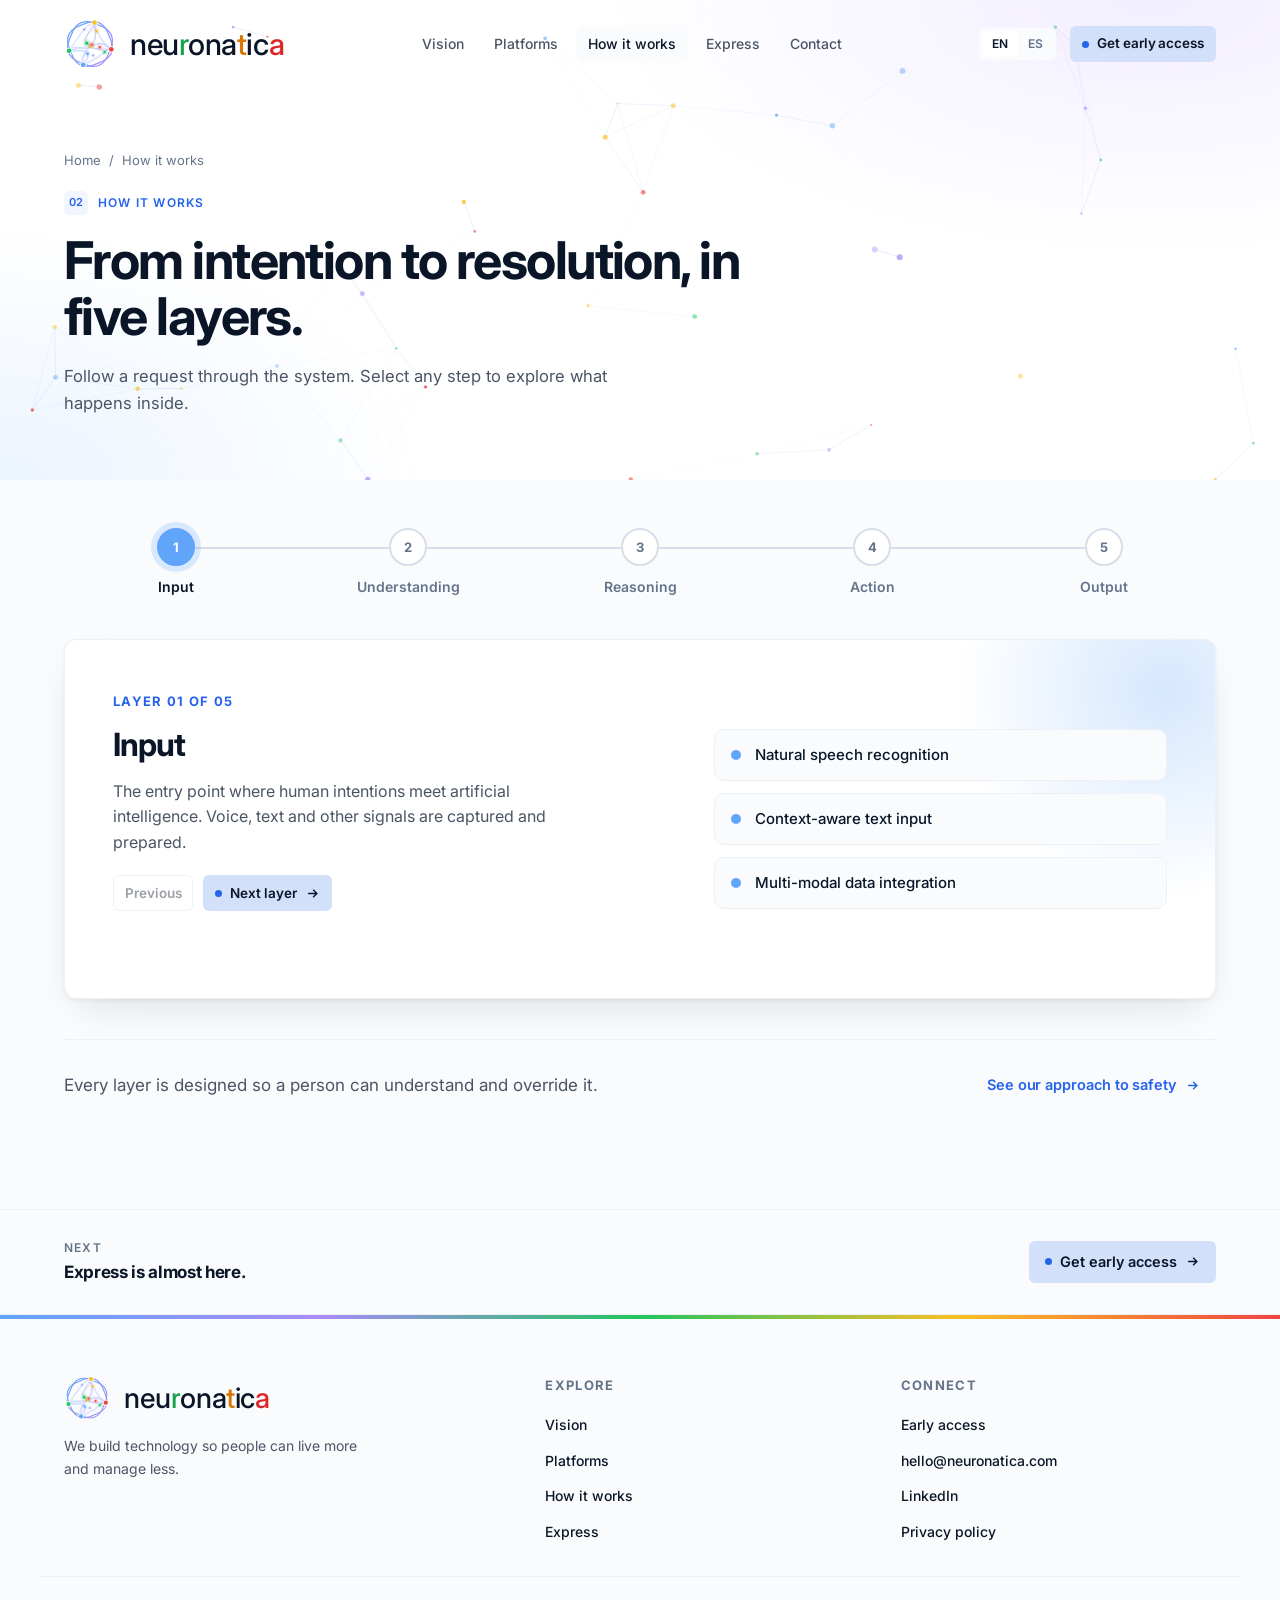
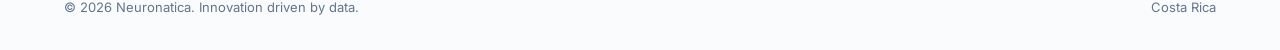
<file: how-it-works.html>
<!DOCTYPE html>
<html lang="en">
<head>
<meta charset="UTF-8">
<meta name="viewport" content="width=device-width, initial-scale=1.0">
<title>How It Works — Neuronatica</title>
<meta name="description" content="How Neuronatica intelligent agents work: input, understanding, reasoning, action and output.">
<link rel="preconnect" href="https://fonts.googleapis.com">
<link href="https://fonts.googleapis.com/css2?family=Inter:wght@400;500;600;700;800&display=swap" rel="stylesheet">
<link rel="icon" type="image/svg+xml" href="favicon.svg">
<link rel="icon" type="image/png" sizes="32x32" href="favicon-32x32.png">
<link rel="icon" type="image/png" sizes="16x16" href="favicon-16x16.png">
<link rel="shortcut icon" href="favicon.ico">
<link rel="apple-touch-icon" sizes="180x180" href="apple-touch-icon.png">
<link rel="manifest" href="site.webmanifest">
<link rel="canonical" href="https://jmarinpuravida-neuronatica.github.io/neuronatica-website/how-it-works.html">
<meta property="og:type" content="website">
<meta property="og:site_name" content="Neuronatica">
<meta property="og:title" content="How It Works — Neuronatica">
<meta property="og:description" content="How Neuronatica intelligent agents work: input, understanding, reasoning, action and output.">
<meta property="og:url" content="https://jmarinpuravida-neuronatica.github.io/neuronatica-website/how-it-works.html">
<meta property="og:image" content="https://jmarinpuravida-neuronatica.github.io/neuronatica-website/assets/og-image.png">
<meta property="og:image:width" content="1200">
<meta property="og:image:height" content="630">
<meta name="twitter:card" content="summary_large_image">
<meta name="twitter:title" content="How It Works — Neuronatica">
<meta name="twitter:description" content="How Neuronatica intelligent agents work: input, understanding, reasoning, action and output.">
<meta name="twitter:image" content="https://jmarinpuravida-neuronatica.github.io/neuronatica-website/assets/og-image.png">
<meta name="theme-color" content="#ffffff">
<script>if('scrollRestoration' in history)history.scrollRestoration='manual';if(!location.hash)scrollTo(0,0);</script>
<script>(function(){try{var l=localStorage.getItem('nn-lang');if(l){document.documentElement.lang=l;if(l!=='en')document.documentElement.classList.add('lang-pending');}}catch(e){}})();</script>
<style>html.lang-pending body{visibility:hidden}</style>
<link rel="stylesheet" href="assets/styles.css">
</head>
<body>
<nav id="nav">
  <div class="nav-in">
    <a href="index.html" class="logo" aria-label="Neuronatica home">
      <svg viewBox="0 0 64 64" fill="none" aria-hidden="true"><defs><linearGradient id="nn-g" x1="0" y1="0" x2="1" y2="1"><stop offset="0" stop-color="#60a5fa"/><stop offset="1" stop-color="#a78bfa"/></linearGradient></defs><path d="M59.00 32.00L59.14 32.71L59.25 33.43L59.35 34.15L59.42 34.88L59.46 35.62L59.48 36.35L59.47 37.09L59.43 37.83L59.36 38.57L59.25 39.30L59.11 40.03L58.94 40.75L58.74 41.47L58.51 42.17L58.24 42.87L57.94 43.55L57.61 44.21L57.24 44.86L56.85 45.49L56.43 46.11L55.99 46.70L55.52 47.27L55.02 47.82L54.51 48.35L53.98 48.86L53.43 49.35L52.86 49.82L52.28 50.26L51.69 50.69L51.09 51.09L50.48 51.48L49.87 51.85L49.25 52.20L48.63 52.54L48.01 52.87L47.39 53.18L46.76 53.48L46.14 53.77L45.52 54.06L44.89 54.33L44.27 54.60L43.65 54.87L43.03 55.13L42.42 55.39L41.80 55.65L41.18 55.91L40.56 56.16L39.93 56.41L39.31 56.66L38.67 56.91L38.04 57.15L37.40 57.39L36.75 57.63L36.10 57.85L35.43 58.07L34.76 58.29L34.08 58.49L33.40 58.67L32.70 58.84L32.00 59.00L31.29 59.14L30.57 59.25L29.85 59.35L29.12 59.42L28.38 59.46L27.65 59.48L26.91 59.47L26.17 59.43L25.43 59.36L24.70 59.25L23.97 59.11L23.25 58.94L22.53 58.74L21.83 58.51L21.13 58.24L20.45 57.94L19.79 57.61L19.14 57.24L18.51 56.85L17.89 56.43L17.30 55.99L16.73 55.52L16.18 55.02L15.65 54.51L15.14 53.98L14.65 53.43L14.18 52.86L13.74 52.28L13.31 51.69L12.91 51.09L12.52 50.48L12.15 49.87L11.80 49.25L11.46 48.63L11.13 48.01L10.82 47.39L10.52 46.76L10.23 46.14L9.94 45.52L9.67 44.89L9.40 44.27L9.13 43.65L8.87 43.03L8.61 42.42L8.35 41.80L8.09 41.18L7.84 40.56L7.59 39.93L7.34 39.31L7.09 38.67L6.85 38.04L6.61 37.40L6.37 36.75L6.15 36.10L5.93 35.43L5.71 34.76L5.51 34.08L5.33 33.40L5.16 32.70L5.00 32.00L4.86 31.29L4.75 30.57L4.65 29.85L4.58 29.12L4.54 28.38L4.52 27.65L4.53 26.91L4.57 26.17L4.64 25.43L4.75 24.70L4.89 23.97L5.06 23.25L5.26 22.53L5.49 21.83L5.76 21.13L6.06 20.45L6.39 19.79L6.76 19.14L7.15 18.51L7.57 17.89L8.01 17.30L8.48 16.73L8.98 16.18L9.49 15.65L10.02 15.14L10.57 14.65L11.14 14.18L11.72 13.74L12.31 13.31L12.91 12.91L13.52 12.52L14.13 12.15L14.75 11.80L15.37 11.46L15.99 11.13L16.61 10.82L17.24 10.52L17.86 10.23L18.48 9.94L19.11 9.67L19.73 9.40L20.35 9.13L20.97 8.87L21.58 8.61L22.20 8.35L22.82 8.09L23.44 7.84L24.07 7.59L24.69 7.34L25.33 7.09L25.96 6.85L26.60 6.61L27.25 6.37L27.90 6.15L28.57 5.93L29.24 5.71L29.92 5.51L30.60 5.33L31.30 5.16L32.00 5.00L32.71 4.86L33.43 4.75L34.15 4.65L34.88 4.58L35.62 4.54L36.35 4.52L37.09 4.53L37.83 4.57L38.57 4.64L39.30 4.75L40.03 4.89L40.75 5.06L41.47 5.26L42.17 5.49L42.87 5.76L43.55 6.06L44.21 6.39L44.86 6.76L45.49 7.15L46.11 7.57L46.70 8.01L47.27 8.48L47.82 8.98L48.35 9.49L48.86 10.02L49.35 10.57L49.82 11.14L50.26 11.72L50.69 12.31L51.09 12.91L51.48 13.52L51.85 14.13L52.20 14.75L52.54 15.37L52.87 15.99L53.18 16.61L53.48 17.24L53.77 17.86L54.06 18.48L54.33 19.11L54.60 19.73L54.87 20.35L55.13 20.97L55.39 21.58L55.65 22.20L55.91 22.82L56.16 23.44L56.41 24.07L56.66 24.69L56.91 25.33L57.15 25.96L57.39 26.60L57.63 27.25L57.85 27.90L58.07 28.57L58.29 29.24L58.49 29.92L58.67 30.60L58.84 31.30L59.00 32.00Z" stroke="url(#nn-g)" stroke-width="1.5"/><path d="M59.00 32.00L58.84 32.70L58.67 33.40L58.49 34.08L58.29 34.76L58.07 35.43L57.85 36.10L57.63 36.75L57.39 37.40L57.15 38.04L56.91 38.67L56.66 39.31L56.41 39.93L56.16 40.56L55.91 41.18L55.65 41.80L55.39 42.42L55.13 43.03L54.87 43.65L54.60 44.27L54.33 44.89L54.06 45.52L53.77 46.14L53.48 46.76L53.18 47.39L52.87 48.01L52.54 48.63L52.20 49.25L51.85 49.87L51.48 50.48L51.09 51.09L50.69 51.69L50.26 52.28L49.82 52.86L49.35 53.43L48.86 53.98L48.35 54.51L47.82 55.02L47.27 55.52L46.70 55.99L46.11 56.43L45.49 56.85L44.86 57.24L44.21 57.61L43.55 57.94L42.87 58.24L42.17 58.51L41.47 58.74L40.75 58.94L40.03 59.11L39.30 59.25L38.57 59.36L37.83 59.43L37.09 59.47L36.35 59.48L35.62 59.46L34.88 59.42L34.15 59.35L33.43 59.25L32.71 59.14L32.00 59.00L31.30 58.84L30.60 58.67L29.92 58.49L29.24 58.29L28.57 58.07L27.90 57.85L27.25 57.63L26.60 57.39L25.96 57.15L25.33 56.91L24.69 56.66L24.07 56.41L23.44 56.16L22.82 55.91L22.20 55.65L21.58 55.39L20.97 55.13L20.35 54.87L19.73 54.60L19.11 54.33L18.48 54.06L17.86 53.77L17.24 53.48L16.61 53.18L15.99 52.87L15.37 52.54L14.75 52.20L14.13 51.85L13.52 51.48L12.91 51.09L12.31 50.69L11.72 50.26L11.14 49.82L10.57 49.35L10.02 48.86L9.49 48.35L8.98 47.82L8.48 47.27L8.01 46.70L7.57 46.11L7.15 45.49L6.76 44.86L6.39 44.21L6.06 43.55L5.76 42.87L5.49 42.17L5.26 41.47L5.06 40.75L4.89 40.03L4.75 39.30L4.64 38.57L4.57 37.83L4.53 37.09L4.52 36.35L4.54 35.62L4.58 34.88L4.65 34.15L4.75 33.43L4.86 32.71L5.00 32.00L5.16 31.30L5.33 30.60L5.51 29.92L5.71 29.24L5.93 28.57L6.15 27.90L6.37 27.25L6.61 26.60L6.85 25.96L7.09 25.33L7.34 24.69L7.59 24.07L7.84 23.44L8.09 22.82L8.35 22.20L8.61 21.58L8.87 20.97L9.13 20.35L9.40 19.73L9.67 19.11L9.94 18.48L10.23 17.86L10.52 17.24L10.82 16.61L11.13 15.99L11.46 15.37L11.80 14.75L12.15 14.13L12.52 13.52L12.91 12.91L13.31 12.31L13.74 11.72L14.18 11.14L14.65 10.57L15.14 10.02L15.65 9.49L16.18 8.98L16.73 8.48L17.30 8.01L17.89 7.57L18.51 7.15L19.14 6.76L19.79 6.39L20.45 6.06L21.13 5.76L21.83 5.49L22.53 5.26L23.25 5.06L23.97 4.89L24.70 4.75L25.43 4.64L26.17 4.57L26.91 4.53L27.65 4.52L28.38 4.54L29.12 4.58L29.85 4.65L30.57 4.75L31.29 4.86L32.00 5.00L32.70 5.16L33.40 5.33L34.08 5.51L34.76 5.71L35.43 5.93L36.10 6.15L36.75 6.37L37.40 6.61L38.04 6.85L38.67 7.09L39.31 7.34L39.93 7.59L40.56 7.84L41.18 8.09L41.80 8.35L42.42 8.61L43.03 8.87L43.65 9.13L44.27 9.40L44.89 9.67L45.52 9.94L46.14 10.23L46.76 10.52L47.39 10.82L48.01 11.13L48.63 11.46L49.25 11.80L49.87 12.15L50.48 12.52L51.09 12.91L51.69 13.31L52.28 13.74L52.86 14.18L53.43 14.65L53.98 15.14L54.51 15.65L55.02 16.18L55.52 16.73L55.99 17.30L56.43 17.89L56.85 18.51L57.24 19.14L57.61 19.79L57.94 20.45L58.24 21.13L58.51 21.83L58.74 22.53L58.94 23.25L59.11 23.97L59.25 24.70L59.36 25.43L59.43 26.17L59.47 26.91L59.48 27.65L59.46 28.38L59.42 29.12L59.35 29.85L59.25 30.57L59.14 31.29L59.00 32.00Z" stroke="url(#nn-g)" stroke-width="1.5"/><path d="M37.61 5.59L37.29 6.18L36.96 6.76L36.62 7.32L36.27 7.87L35.93 8.41L35.58 8.94L35.23 9.46L34.88 9.96L34.54 10.46L34.20 10.96L33.86 11.45L33.53 11.93L33.20 12.41L32.88 12.89L32.57 13.37L32.27 13.85L31.97 14.33L31.68 14.80L31.41 15.28L31.14 15.76L30.88 16.23L30.62 16.71L30.38 17.19L30.15 17.66L29.93 18.14L29.72 18.61L29.51 19.08L29.32 19.54L29.14 20.00L28.96 20.46L28.80 20.90L28.65 21.34L28.50 21.78L28.37 22.20L28.24 22.61L28.13 23.01L28.02 23.40L27.92 23.77L27.83 24.13L27.75 24.48L27.68 24.81L27.61 25.14L27.55 25.45L27.49 25.74L27.44 26.03L27.39 26.32L27.35 26.59L27.32 26.87L27.28 27.15L27.26 27.43L27.24 27.73L27.24 28.03L27.25 28.35L27.28 28.68L27.33 29.03L27.41 29.40L27.51 29.78L27.64 30.17L27.80 30.58L28.00 31.00" stroke="url(#nn-g)" stroke-width="0.62" stroke-linecap="round" opacity="0.9"/><path d="M37.61 5.59L37.50 6.26L37.38 6.92L37.23 7.58L37.08 8.23L36.91 8.86L36.72 9.49L36.52 10.11L36.30 10.71L36.07 11.30L35.83 11.88L35.56 12.44L35.29 12.99L35.00 13.53L34.70 14.05L34.38 14.55L34.06 15.04L33.72 15.51L33.38 15.97L33.03 16.41L32.67 16.83L32.30 17.24L31.93 17.64L31.56 18.03L31.18 18.40L30.81 18.76L30.43 19.12L30.06 19.46L29.69 19.80L29.32 20.13L28.96 20.46L28.61 20.78L28.27 21.10L27.94 21.43L27.61 21.75L27.30 22.08L27.01 22.41L26.73 22.74L26.47 23.09L26.23 23.44L26.01 23.80L25.82 24.16L25.65 24.54L25.50 24.92L25.39 25.31L25.31 25.71L25.26 26.11L25.24 26.51L25.26 26.92L25.32 27.32L25.41 27.71L25.54 28.10L25.70 28.47L25.89 28.83L26.11 29.18L26.36 29.52L26.64 29.83L26.95 30.14L27.28 30.44L27.63 30.72L28.00 31.00" stroke="url(#nn-g)" stroke-width="0.62" stroke-linecap="round" opacity="0.9"/><path d="M28.00 31.00L28.22 31.42L28.45 31.84L28.69 32.25L28.94 32.65L29.21 33.04L29.49 33.43L29.78 33.80L30.09 34.16L30.41 34.51L30.75 34.84L31.10 35.16L31.47 35.46L31.85 35.75L32.24 36.01L32.65 36.26L33.07 36.49L33.50 36.71L33.94 36.90L34.40 37.07L34.86 37.23L35.33 37.37L35.81 37.49L36.29 37.59L36.79 37.67L37.28 37.75L37.79 37.80L38.30 37.85L38.81 37.88L39.32 37.90L39.84 37.91L40.37 37.92L40.90 37.91L41.43 37.91L41.96 37.90L42.50 37.88L43.04 37.87L43.59 37.85L44.14 37.84L44.70 37.83L45.26 37.82L45.82 37.81L46.40 37.81L46.98 37.82L47.57 37.83L48.16 37.85L48.76 37.87L49.37 37.89L49.99 37.93L50.62 37.96L51.26 38.01L51.91 38.05L52.57 38.10L53.23 38.16L53.91 38.21L54.60 38.27L55.30 38.33L56.01 38.38L56.73 38.44L57.46 38.49L58.20 38.53" stroke="url(#nn-g)" stroke-width="0.62" stroke-linecap="round" opacity="0.9"/><path d="M28.00 31.00L28.39 31.27L28.77 31.53L29.16 31.78L29.55 32.02L29.94 32.25L30.33 32.47L30.71 32.69L31.09 32.91L31.47 33.12L31.85 33.33L32.23 33.54L32.60 33.75L32.98 33.96L33.35 34.17L33.72 34.39L34.10 34.61L34.47 34.83L34.85 35.05L35.23 35.28L35.61 35.52L36.00 35.75L36.39 35.99L36.79 36.23L37.20 36.48L37.62 36.72L38.04 36.96L38.48 37.20L38.92 37.44L39.38 37.68L39.84 37.91L40.32 38.14L40.81 38.35L41.31 38.56L41.82 38.76L42.34 38.95L42.87 39.12L43.41 39.29L43.96 39.43L44.53 39.57L45.10 39.68L45.68 39.78L46.27 39.87L46.87 39.93L47.48 39.98L48.10 40.00L48.73 40.01L49.36 40.01L50.00 39.98L50.65 39.94L51.30 39.88L51.96 39.80L52.63 39.71L53.30 39.60L53.98 39.48L54.67 39.35L55.36 39.20L56.06 39.05L56.77 38.88L57.48 38.71L58.20 38.53" stroke="url(#nn-g)" stroke-width="0.62" stroke-linecap="round" opacity="0.9"/><path d="M6.32 40.34L6.90 40.07L7.46 39.83L8.01 39.61L8.54 39.41L9.06 39.23L9.57 39.07L10.06 38.92L10.54 38.79L11.00 38.67L11.46 38.56L11.90 38.45L12.33 38.35L12.74 38.26L13.16 38.17L13.56 38.09L13.96 38.00L14.35 37.92L14.74 37.83L15.13 37.75L15.52 37.66L15.90 37.58L16.29 37.49L16.68 37.40L17.07 37.31L17.46 37.23L17.86 37.14L18.26 37.05L18.66 36.96L19.06 36.88L19.46 36.80L19.87 36.71L20.27 36.63L20.68 36.56L21.09 36.48L21.49 36.41L21.90 36.35L22.31 36.28L22.71 36.22L23.12 36.17L23.53 36.12L23.93 36.07L24.34 36.03L24.75 35.99L25.17 35.96L25.58 35.93L26.01 35.90L26.44 35.87L26.87 35.84L27.32 35.81L27.77 35.78L28.23 35.75L28.71 35.71L29.20 35.66L29.70 35.61L30.21 35.54L30.74 35.47L31.28 35.38L31.84 35.27L32.41 35.15L33.00 35.00" stroke="url(#nn-g)" stroke-width="0.56" stroke-linecap="round" opacity="0.9"/><path d="M6.32 40.34L6.78 39.90L7.24 39.48L7.70 39.08L8.15 38.71L8.61 38.35L9.06 38.02L9.52 37.72L9.97 37.43L10.43 37.17L10.88 36.94L11.34 36.73L11.80 36.55L12.25 36.39L12.71 36.25L13.16 36.15L13.61 36.06L14.06 36.00L14.51 35.96L14.94 35.95L15.38 35.95L15.81 35.98L16.23 36.02L16.65 36.08L17.06 36.15L17.47 36.24L17.88 36.33L18.28 36.44L18.67 36.55L19.07 36.67L19.46 36.80L19.86 36.92L20.25 37.04L20.64 37.17L21.04 37.29L21.44 37.40L21.85 37.51L22.26 37.61L22.67 37.70L23.09 37.77L23.52 37.83L23.95 37.88L24.39 37.91L24.83 37.93L25.29 37.92L25.74 37.90L26.20 37.86L26.67 37.79L27.14 37.70L27.62 37.59L28.09 37.46L28.57 37.31L29.06 37.14L29.54 36.94L30.03 36.72L30.52 36.49L31.01 36.23L31.50 35.95L32.00 35.65L32.50 35.34L33.00 35.00" stroke="url(#nn-g)" stroke-width="0.56" stroke-linecap="round" opacity="0.9"/><path d="M33.00 35.00L33.59 34.85L34.16 34.70L34.72 34.57L35.26 34.44L35.79 34.31L36.31 34.19L36.81 34.07L37.30 33.96L37.78 33.84L38.24 33.73L38.68 33.62L39.11 33.51L39.53 33.41L39.94 33.30L40.34 33.19L40.73 33.07L41.10 32.96L41.47 32.85L41.83 32.74L42.19 32.63L42.54 32.51L42.88 32.40L43.23 32.29L43.58 32.18L43.92 32.08L44.27 31.98L44.63 31.89L44.99 31.80L45.35 31.73L45.72 31.66L46.09 31.61L46.48 31.57L46.86 31.54L47.26 31.54L47.66 31.55L48.06 31.57L48.47 31.62L48.88 31.69L49.29 31.78L49.71 31.89L50.12 32.03L50.54 32.18L50.96 32.36L51.38 32.56L51.79 32.78L52.21 33.03L52.62 33.29L53.04 33.58L53.45 33.89L53.87 34.22L54.28 34.57L54.70 34.94L55.12 35.33L55.54 35.74L55.97 36.16L56.40 36.60L56.84 37.06L57.28 37.54L57.73 38.03L58.20 38.53" stroke="url(#nn-g)" stroke-width="0.56" stroke-linecap="round" opacity="0.9"/><path d="M33.00 35.00L33.50 34.66L33.99 34.33L34.47 34.01L34.95 33.70L35.41 33.40L35.87 33.11L36.32 32.84L36.77 32.59L37.21 32.34L37.65 32.12L38.09 31.91L38.52 31.73L38.96 31.56L39.39 31.41L39.81 31.28L40.24 31.17L40.66 31.08L41.08 31.01L41.50 30.96L41.91 30.93L42.32 30.93L42.72 30.94L43.12 30.97L43.51 31.02L43.90 31.09L44.28 31.18L44.65 31.28L45.01 31.39L45.37 31.52L45.72 31.66L46.06 31.81L46.40 31.97L46.73 32.14L47.06 32.32L47.38 32.50L47.71 32.68L48.03 32.87L48.36 33.07L48.69 33.26L49.02 33.46L49.36 33.66L49.71 33.87L50.07 34.08L50.43 34.29L50.81 34.50L51.20 34.72L51.61 34.94L52.03 35.17L52.46 35.40L52.91 35.64L53.37 35.89L53.85 36.14L54.34 36.40L54.85 36.67L55.37 36.95L55.91 37.24L56.46 37.55L57.03 37.86L57.61 38.19L58.20 38.53" stroke="url(#nn-g)" stroke-width="0.56" stroke-linecap="round" opacity="0.9"/><path d="M37.61 5.59L37.61 6.14L37.60 6.69L37.59 7.24L37.59 7.78L37.58 8.32L37.58 8.86L37.58 9.39L37.58 9.92L37.59 10.44L37.60 10.96L37.61 11.48L37.64 11.99L37.66 12.50L37.70 13.00L37.74 13.50L37.78 14.00L37.83 14.49L37.89 14.98L37.95 15.47L38.01 15.95L38.08 16.44L38.15 16.92L38.22 17.39L38.30 17.87L38.37 18.34L38.45 18.82L38.52 19.29L38.59 19.76L38.65 20.24L38.71 20.71L38.77 21.18L38.81 21.65L38.85 22.12L38.87 22.59L38.89 23.06L38.89 23.52L38.88 23.99L38.85 24.45L38.81 24.91L38.75 25.37L38.67 25.83L38.58 26.28L38.46 26.72L38.33 27.16L38.19 27.59L38.02 28.02L37.83 28.44L37.63 28.85L37.41 29.25L37.17 29.64L36.91 30.02L36.64 30.40L36.35 30.76L36.05 31.11L35.74 31.45L35.41 31.78L35.07 32.10L34.73 32.41L34.37 32.71L34.00 33.00" stroke="url(#nn-g)" stroke-width="0.53" stroke-linecap="round" opacity="0.9"/><path d="M37.61 5.59L37.79 6.11L37.97 6.63L38.14 7.15L38.31 7.67L38.47 8.19L38.62 8.71L38.77 9.23L38.91 9.75L39.03 10.26L39.15 10.78L39.25 11.30L39.34 11.81L39.42 12.33L39.48 12.84L39.53 13.36L39.57 13.87L39.59 14.38L39.60 14.89L39.59 15.39L39.57 15.90L39.53 16.40L39.49 16.89L39.43 17.39L39.36 17.88L39.27 18.36L39.18 18.84L39.08 19.31L38.96 19.78L38.84 20.25L38.71 20.71L38.58 21.16L38.44 21.61L38.30 22.05L38.15 22.48L38.00 22.91L37.85 23.33L37.70 23.75L37.54 24.16L37.39 24.57L37.24 24.98L37.09 25.38L36.94 25.78L36.79 26.17L36.65 26.57L36.50 26.96L36.36 27.35L36.21 27.75L36.07 28.14L35.92 28.54L35.78 28.93L35.63 29.33L35.48 29.73L35.32 30.13L35.16 30.54L34.99 30.94L34.81 31.35L34.63 31.76L34.43 32.18L34.22 32.59L34.00 33.00" stroke="url(#nn-g)" stroke-width="0.53" stroke-linecap="round" opacity="0.9"/><path d="M34.00 33.00L33.63 33.29L33.26 33.57L32.89 33.85L32.52 34.13L32.15 34.42L31.79 34.70L31.43 34.99L31.08 35.28L30.73 35.57L30.39 35.87L30.05 36.17L29.73 36.49L29.41 36.80L29.10 37.13L28.80 37.46L28.51 37.81L28.23 38.16L27.96 38.51L27.70 38.88L27.45 39.25L27.21 39.63L26.99 40.02L26.77 40.41L26.57 40.81L26.38 41.21L26.20 41.62L26.03 42.03L25.87 42.45L25.72 42.87L25.58 43.29L25.45 43.71L25.33 44.13L25.21 44.55L25.11 44.97L25.00 45.40L24.91 45.82L24.82 46.24L24.73 46.66L24.65 47.09L24.57 47.51L24.49 47.94L24.42 48.37L24.34 48.80L24.27 49.24L24.20 49.68L24.12 50.13L24.06 50.59L23.99 51.05L23.92 51.53L23.86 52.02L23.80 52.52L23.75 53.03L23.70 53.56L23.66 54.10L23.63 54.66L23.61 55.23L23.60 55.82L23.61 56.42L23.62 57.04L23.66 57.68" stroke="url(#nn-g)" stroke-width="0.53" stroke-linecap="round" opacity="0.9"/><path d="M34.00 33.00L33.77 33.41L33.54 33.82L33.30 34.22L33.06 34.62L32.82 35.02L32.57 35.41L32.32 35.80L32.07 36.18L31.81 36.55L31.54 36.92L31.27 37.28L31.00 37.63L30.72 37.98L30.44 38.31L30.16 38.65L29.87 38.97L29.57 39.29L29.27 39.61L28.97 39.92L28.67 40.22L28.36 40.53L28.05 40.83L27.74 41.13L27.43 41.43L27.12 41.73L26.81 42.03L26.49 42.34L26.19 42.65L25.88 42.96L25.58 43.29L25.28 43.62L24.99 43.96L24.71 44.31L24.44 44.67L24.18 45.04L23.93 45.42L23.69 45.82L23.47 46.22L23.26 46.64L23.07 47.07L22.90 47.52L22.75 47.97L22.62 48.44L22.51 48.92L22.42 49.41L22.35 49.91L22.30 50.42L22.28 50.93L22.28 51.46L22.30 51.99L22.35 52.53L22.41 53.08L22.50 53.63L22.61 54.19L22.74 54.75L22.89 55.33L23.05 55.90L23.24 56.49L23.44 57.08L23.66 57.68" stroke="url(#nn-g)" stroke-width="0.53" stroke-linecap="round" opacity="0.9"/><path d="M6.32 40.34L6.74 40.46L7.16 40.57L7.59 40.67L8.02 40.76L8.45 40.84L8.88 40.92L9.31 40.99L9.75 41.04L10.18 41.09L10.61 41.13L11.05 41.16L11.48 41.17L11.91 41.18L12.34 41.17L12.77 41.16L13.20 41.14L13.62 41.10L14.05 41.06L14.47 41.01L14.89 40.95L15.30 40.89L15.72 40.82L16.13 40.74L16.54 40.66L16.95 40.58L17.35 40.50L17.76 40.41L18.16 40.33L18.56 40.25L18.96 40.17L19.36 40.10L19.76 40.03L20.16 39.97L20.56 39.91L20.96 39.87L21.35 39.84L21.75 39.82L22.14 39.81L22.53 39.82L22.92 39.84L23.30 39.89L23.69 39.94L24.06 40.02L24.44 40.11L24.80 40.23L25.16 40.36L25.51 40.51L25.86 40.68L26.19 40.87L26.51 41.08L26.82 41.30L27.12 41.55L27.40 41.80L27.67 42.08L27.92 42.37L28.17 42.67L28.39 42.99L28.61 43.31L28.81 43.65L29.00 44.00" stroke="url(#nn-g)" stroke-width="0.46" stroke-linecap="round" opacity="0.9"/><path d="M6.32 40.34L6.75 40.29L7.18 40.23L7.61 40.17L8.03 40.10L8.46 40.04L8.88 39.97L9.31 39.90L9.73 39.84L10.15 39.78L10.58 39.73L11.00 39.68L11.43 39.63L11.85 39.59L12.27 39.56L12.70 39.54L13.12 39.53L13.55 39.52L13.97 39.52L14.40 39.53L14.82 39.55L15.25 39.58L15.67 39.62L16.09 39.66L16.51 39.71L16.93 39.77L17.34 39.84L17.75 39.91L18.16 39.99L18.56 40.08L18.96 40.17L19.36 40.27L19.75 40.36L20.13 40.47L20.51 40.57L20.88 40.68L21.24 40.78L21.60 40.89L21.95 41.00L22.30 41.11L22.64 41.22L22.98 41.33L23.31 41.44L23.63 41.54L23.95 41.65L24.27 41.76L24.59 41.86L24.90 41.97L25.21 42.08L25.52 42.19L25.83 42.31L26.15 42.43L26.46 42.56L26.77 42.69L27.09 42.84L27.41 42.99L27.73 43.16L28.04 43.35L28.36 43.55L28.68 43.76L29.00 44.00" stroke="url(#nn-g)" stroke-width="0.46" stroke-linecap="round" opacity="0.9"/><path d="M29.00 44.00L29.01 44.40L29.01 44.78L28.99 45.16L28.97 45.52L28.94 45.86L28.91 46.20L28.86 46.53L28.81 46.84L28.75 47.14L28.69 47.43L28.62 47.72L28.54 47.99L28.46 48.25L28.37 48.50L28.28 48.75L28.19 48.98L28.09 49.21L27.99 49.44L27.89 49.65L27.78 49.86L27.67 50.07L27.56 50.27L27.45 50.46L27.34 50.65L27.22 50.84L27.10 51.03L26.98 51.21L26.86 51.39L26.74 51.57L26.62 51.75L26.49 51.93L26.37 52.10L26.24 52.28L26.12 52.46L25.99 52.63L25.87 52.81L25.74 52.99L25.62 53.17L25.49 53.35L25.37 53.54L25.25 53.72L25.13 53.91L25.01 54.09L24.90 54.29L24.79 54.48L24.68 54.67L24.57 54.87L24.47 55.07L24.37 55.27L24.28 55.48L24.19 55.69L24.11 55.90L24.03 56.11L23.96 56.33L23.89 56.54L23.83 56.77L23.78 56.99L23.73 57.22L23.69 57.45L23.66 57.68" stroke="url(#nn-g)" stroke-width="0.46" stroke-linecap="round" opacity="0.9"/><path d="M29.00 44.00L29.08 44.39L29.16 44.77L29.22 45.14L29.27 45.51L29.32 45.86L29.35 46.21L29.38 46.55L29.39 46.88L29.40 47.21L29.40 47.53L29.39 47.84L29.37 48.14L29.35 48.44L29.31 48.73L29.27 49.02L29.21 49.30L29.15 49.57L29.09 49.84L29.01 50.10L28.93 50.35L28.84 50.60L28.75 50.85L28.64 51.08L28.54 51.31L28.42 51.54L28.31 51.76L28.18 51.97L28.06 52.18L27.93 52.38L27.79 52.58L27.66 52.77L27.52 52.95L27.38 53.14L27.23 53.32L27.09 53.49L26.94 53.66L26.79 53.83L26.65 53.99L26.50 54.15L26.35 54.31L26.20 54.47L26.05 54.62L25.90 54.78L25.75 54.93L25.61 55.08L25.46 55.23L25.32 55.39L25.17 55.54L25.03 55.70L24.89 55.86L24.76 56.02L24.62 56.18L24.49 56.35L24.36 56.52L24.23 56.70L24.11 56.88L23.99 57.07L23.87 57.27L23.76 57.47L23.66 57.68" stroke="url(#nn-g)" stroke-width="0.46" stroke-linecap="round" opacity="0.9"/><path d="M58.20 38.53L57.80 38.23L57.42 37.92L57.04 37.60L56.67 37.27L56.30 36.94L55.94 36.60L55.58 36.26L55.23 35.91L54.88 35.56L54.53 35.21L54.18 34.85L53.83 34.50L53.48 34.14L53.13 33.77L52.78 33.41L52.42 33.05L52.07 32.68L51.71 32.31L51.35 31.94L50.99 31.57L50.63 31.20L50.26 30.83L49.90 30.45L49.53 30.08L49.16 29.70L48.80 29.32L48.43 28.94L48.07 28.56L47.70 28.17L47.34 27.79L46.99 27.40L46.63 27.01L46.29 26.61L45.94 26.22L45.61 25.82L45.28 25.42L44.95 25.02L44.64 24.62L44.33 24.21L44.04 23.81L43.75 23.40L43.47 23.00L43.20 22.59L42.94 22.18L42.69 21.77L42.45 21.37L42.23 20.96L42.01 20.56L41.80 20.15L41.60 19.75L41.41 19.36L41.23 18.96L41.05 18.57L40.89 18.19L40.73 17.81L40.57 17.43L40.42 17.06L40.28 16.70L40.14 16.35L40.00 16.00" stroke="url(#nn-g)" stroke-width="0.40" stroke-linecap="round" opacity="0.9"/><path d="M58.20 38.53L57.73 38.36L57.26 38.17L56.80 37.97L56.34 37.76L55.88 37.53L55.43 37.28L54.99 37.02L54.55 36.74L54.12 36.45L53.70 36.15L53.29 35.83L52.89 35.49L52.49 35.14L52.11 34.78L51.74 34.41L51.37 34.02L51.02 33.62L50.68 33.22L50.35 32.80L50.03 32.37L49.72 31.94L49.43 31.50L49.14 31.05L48.86 30.59L48.59 30.13L48.33 29.67L48.07 29.20L47.82 28.73L47.58 28.26L47.34 27.79L47.11 27.31L46.88 26.84L46.66 26.37L46.43 25.90L46.21 25.43L45.99 24.97L45.77 24.51L45.55 24.05L45.32 23.60L45.10 23.16L44.87 22.72L44.64 22.29L44.41 21.86L44.17 21.44L43.93 21.03L43.68 20.63L43.44 20.24L43.18 19.85L42.93 19.48L42.67 19.11L42.41 18.75L42.14 18.41L41.88 18.07L41.61 17.74L41.34 17.43L41.07 17.12L40.80 16.82L40.53 16.54L40.26 16.26L40.00 16.00" stroke="url(#nn-g)" stroke-width="0.40" stroke-linecap="round" opacity="0.9"/><path d="M40.00 16.00L39.83 15.69L39.67 15.39L39.52 15.09L39.38 14.81L39.25 14.54L39.13 14.27L39.02 14.01L38.91 13.76L38.82 13.52L38.73 13.29L38.65 13.07L38.58 12.85L38.52 12.64L38.46 12.44L38.41 12.24L38.36 12.05L38.32 11.87L38.28 11.70L38.25 11.53L38.23 11.37L38.20 11.21L38.19 11.05L38.17 10.91L38.16 10.76L38.15 10.62L38.14 10.48L38.14 10.35L38.13 10.22L38.13 10.09L38.13 9.96L38.13 9.83L38.13 9.70L38.13 9.58L38.13 9.45L38.14 9.32L38.14 9.20L38.14 9.07L38.14 8.94L38.14 8.81L38.14 8.68L38.14 8.54L38.14 8.41L38.14 8.27L38.13 8.13L38.12 7.99L38.11 7.85L38.10 7.70L38.08 7.55L38.07 7.40L38.04 7.25L38.02 7.10L37.99 6.94L37.96 6.78L37.92 6.62L37.88 6.46L37.84 6.29L37.79 6.12L37.73 5.95L37.68 5.77L37.61 5.59" stroke="url(#nn-g)" stroke-width="0.40" stroke-linecap="round" opacity="0.9"/><path d="M40.00 16.00L39.78 15.72L39.57 15.45L39.37 15.18L39.19 14.93L39.01 14.68L38.84 14.43L38.67 14.20L38.52 13.97L38.38 13.74L38.24 13.52L38.12 13.31L38.00 13.10L37.89 12.90L37.78 12.70L37.69 12.50L37.60 12.31L37.52 12.12L37.44 11.94L37.38 11.75L37.32 11.58L37.26 11.40L37.22 11.23L37.17 11.06L37.14 10.89L37.11 10.73L37.09 10.57L37.07 10.41L37.06 10.26L37.05 10.10L37.05 9.95L37.05 9.81L37.06 9.66L37.07 9.52L37.08 9.38L37.10 9.24L37.12 9.11L37.14 8.97L37.16 8.84L37.19 8.71L37.21 8.58L37.24 8.45L37.27 8.32L37.30 8.19L37.33 8.06L37.36 7.93L37.39 7.80L37.42 7.67L37.45 7.53L37.48 7.39L37.50 7.25L37.53 7.11L37.55 6.96L37.57 6.80L37.59 6.65L37.60 6.48L37.61 6.32L37.62 6.14L37.62 5.97L37.62 5.78L37.61 5.59" stroke="url(#nn-g)" stroke-width="0.40" stroke-linecap="round" opacity="0.9"/><path d="M6.32 40.34L6.70 39.91L7.08 39.48L7.46 39.04L7.84 38.60L8.21 38.16L8.59 37.71L8.96 37.26L9.33 36.80L9.69 36.34L10.06 35.87L10.41 35.41L10.76 34.93L11.11 34.45L11.45 33.97L11.79 33.49L12.12 33.00L12.44 32.50L12.76 32.01L13.07 31.51L13.38 31.00L13.68 30.50L13.98 29.99L14.27 29.48L14.56 28.97L14.84 28.46L15.12 27.95L15.40 27.44L15.67 26.93L15.94 26.43L16.21 25.92L16.48 25.42L16.75 24.92L17.02 24.42L17.29 23.93L17.56 23.44L17.83 22.96L18.10 22.49L18.37 22.02L18.65 21.56L18.93 21.10L19.21 20.66L19.50 20.22L19.79 19.79L20.08 19.37L20.37 18.96L20.67 18.56L20.97 18.17L21.28 17.79L21.59 17.42L21.89 17.06L22.21 16.71L22.52 16.37L22.83 16.04L23.15 15.72L23.46 15.41L23.77 15.10L24.08 14.81L24.39 14.53L24.70 14.26L25.00 14.00" stroke="url(#nn-g)" stroke-width="0.37" stroke-linecap="round" opacity="0.9"/><path d="M6.32 40.34L6.59 39.84L6.86 39.33L7.14 38.82L7.41 38.31L7.69 37.80L7.98 37.29L8.26 36.78L8.56 36.27L8.85 35.76L9.15 35.26L9.46 34.76L9.77 34.26L10.09 33.76L10.42 33.27L10.75 32.78L11.08 32.29L11.42 31.81L11.77 31.33L12.12 30.86L12.48 30.39L12.84 29.92L13.21 29.46L13.57 29.01L13.95 28.56L14.32 28.11L14.70 27.66L15.08 27.22L15.46 26.78L15.83 26.35L16.21 25.92L16.59 25.49L16.96 25.07L17.34 24.64L17.71 24.22L18.07 23.81L18.43 23.39L18.79 22.97L19.14 22.56L19.48 22.15L19.82 21.74L20.15 21.33L20.47 20.92L20.78 20.52L21.09 20.11L21.39 19.71L21.68 19.30L21.96 18.90L22.24 18.51L22.51 18.11L22.76 17.72L23.02 17.32L23.26 16.94L23.50 16.55L23.73 16.17L23.95 15.80L24.17 15.42L24.39 15.06L24.59 14.70L24.80 14.35L25.00 14.00" stroke="url(#nn-g)" stroke-width="0.37" stroke-linecap="round" opacity="0.9"/><path d="M25.00 14.00L25.22 13.77L25.43 13.54L25.65 13.33L25.86 13.12L26.07 12.92L26.29 12.72L26.49 12.53L26.70 12.35L26.91 12.17L27.11 12.00L27.32 11.83L27.52 11.67L27.72 11.51L27.92 11.36L28.12 11.21L28.32 11.07L28.52 10.93L28.72 10.79L28.91 10.66L29.11 10.53L29.31 10.40L29.50 10.28L29.70 10.15L29.89 10.03L30.09 9.92L30.28 9.80L30.47 9.69L30.67 9.57L30.86 9.46L31.06 9.35L31.26 9.24L31.45 9.13L31.65 9.02L31.85 8.91L32.05 8.80L32.25 8.69L32.46 8.58L32.66 8.46L32.86 8.35L33.07 8.24L33.28 8.12L33.49 8.01L33.70 7.89L33.91 7.77L34.13 7.65L34.35 7.53L34.56 7.41L34.78 7.29L35.01 7.16L35.23 7.03L35.46 6.90L35.69 6.76L35.92 6.63L36.16 6.49L36.39 6.34L36.63 6.20L36.87 6.05L37.12 5.90L37.36 5.75L37.61 5.59" stroke="url(#nn-g)" stroke-width="0.37" stroke-linecap="round" opacity="0.9"/><path d="M25.00 14.00L25.18 13.74L25.36 13.48L25.54 13.24L25.72 12.99L25.90 12.76L26.08 12.53L26.26 12.31L26.44 12.09L26.62 11.88L26.80 11.67L26.98 11.47L27.17 11.27L27.35 11.08L27.53 10.90L27.72 10.72L27.90 10.55L28.09 10.38L28.28 10.21L28.46 10.05L28.65 9.90L28.84 9.74L29.04 9.60L29.23 9.46L29.42 9.32L29.62 9.18L29.82 9.05L30.02 8.92L30.22 8.80L30.42 8.68L30.62 8.56L30.82 8.45L31.03 8.34L31.24 8.23L31.44 8.13L31.65 8.02L31.87 7.92L32.08 7.82L32.30 7.73L32.51 7.63L32.73 7.54L32.95 7.44L33.18 7.35L33.40 7.26L33.63 7.17L33.86 7.08L34.09 6.99L34.32 6.90L34.56 6.81L34.80 6.72L35.04 6.62L35.28 6.53L35.53 6.43L35.78 6.34L36.03 6.24L36.29 6.14L36.55 6.03L36.81 5.93L37.07 5.82L37.34 5.71L37.61 5.59" stroke="url(#nn-g)" stroke-width="0.37" stroke-linecap="round" opacity="0.9"/><path d="M23.66 57.68L24.16 57.52L24.66 57.36L25.16 57.20L25.67 57.04L26.18 56.87L26.68 56.70L27.19 56.52L27.70 56.33L28.20 56.14L28.71 55.94L29.21 55.74L29.71 55.52L30.20 55.30L30.70 55.07L31.19 54.83L31.68 54.58L32.16 54.33L32.64 54.07L33.12 53.79L33.59 53.51L34.06 53.23L34.52 52.94L34.98 52.64L35.43 52.33L35.88 52.02L36.33 51.70L36.77 51.39L37.21 51.06L37.65 50.74L38.08 50.41L38.51 50.09L38.93 49.76L39.36 49.43L39.77 49.11L40.19 48.78L40.61 48.46L41.02 48.14L41.43 47.83L41.84 47.52L42.24 47.21L42.65 46.91L43.05 46.62L43.45 46.33L43.85 46.04L44.25 45.76L44.65 45.49L45.05 45.22L45.45 44.95L45.84 44.70L46.23 44.44L46.62 44.19L47.01 43.94L47.40 43.70L47.78 43.45L48.16 43.21L48.54 42.97L48.91 42.73L49.28 42.49L49.64 42.25L50.00 42.00" stroke="url(#nn-g)" stroke-width="0.40" stroke-linecap="round" opacity="0.9"/><path d="M23.66 57.68L24.09 57.39L24.53 57.09L24.97 56.80L25.42 56.51L25.87 56.22L26.32 55.93L26.77 55.65L27.23 55.37L27.69 55.09L28.16 54.82L28.63 54.55L29.10 54.29L29.58 54.04L30.06 53.79L30.55 53.54L31.04 53.30L31.53 53.07L32.02 52.84L32.52 52.62L33.02 52.40L33.52 52.19L34.02 51.99L34.53 51.78L35.04 51.58L35.55 51.38L36.05 51.19L36.56 50.99L37.07 50.80L37.58 50.61L38.08 50.41L38.58 50.22L39.08 50.02L39.58 49.82L40.07 49.61L40.56 49.40L41.04 49.19L41.52 48.96L41.99 48.74L42.46 48.50L42.91 48.26L43.36 48.01L43.81 47.76L44.24 47.49L44.66 47.22L45.08 46.94L45.48 46.65L45.88 46.36L46.26 46.06L46.63 45.75L46.99 45.43L47.35 45.10L47.69 44.77L48.01 44.44L48.33 44.10L48.64 43.75L48.93 43.41L49.21 43.06L49.49 42.71L49.75 42.35L50.00 42.00" stroke="url(#nn-g)" stroke-width="0.40" stroke-linecap="round" opacity="0.9"/><path d="M50.00 42.00L50.32 41.73L50.62 41.47L50.92 41.22L51.21 40.98L51.48 40.76L51.75 40.55L52.01 40.35L52.27 40.17L52.51 39.99L52.75 39.83L52.97 39.67L53.19 39.53L53.40 39.39L53.60 39.27L53.80 39.15L53.98 39.05L54.16 38.95L54.33 38.86L54.49 38.78L54.65 38.71L54.79 38.64L54.93 38.58L55.07 38.53L55.19 38.49L55.31 38.45L55.42 38.41L55.53 38.38L55.63 38.36L55.72 38.34L55.81 38.32L55.89 38.30L55.97 38.29L56.04 38.28L56.12 38.28L56.19 38.27L56.26 38.27L56.32 38.27L56.39 38.27L56.46 38.27L56.53 38.27L56.60 38.28L56.67 38.29L56.74 38.30L56.82 38.31L56.89 38.32L56.97 38.33L57.05 38.35L57.13 38.36L57.21 38.38L57.30 38.40L57.38 38.41L57.47 38.43L57.56 38.45L57.65 38.47L57.74 38.48L57.83 38.50L57.92 38.51L58.01 38.52L58.10 38.53L58.20 38.53" stroke="url(#nn-g)" stroke-width="0.40" stroke-linecap="round" opacity="0.9"/><path d="M50.00 42.00L50.28 41.69L50.54 41.39L50.80 41.10L51.05 40.82L51.30 40.56L51.53 40.30L51.76 40.06L51.98 39.83L52.19 39.62L52.40 39.41L52.60 39.21L52.80 39.03L52.99 38.85L53.18 38.68L53.36 38.53L53.53 38.38L53.70 38.25L53.87 38.12L54.03 38.00L54.19 37.89L54.35 37.79L54.50 37.70L54.65 37.61L54.80 37.54L54.94 37.47L55.08 37.41L55.22 37.36L55.36 37.32L55.50 37.28L55.63 37.25L55.76 37.23L55.89 37.22L56.02 37.22L56.14 37.22L56.26 37.23L56.37 37.25L56.48 37.27L56.59 37.30L56.69 37.34L56.79 37.38L56.88 37.42L56.97 37.47L57.06 37.52L57.14 37.57L57.21 37.63L57.29 37.68L57.36 37.74L57.42 37.80L57.49 37.86L57.55 37.92L57.61 37.98L57.68 38.05L57.74 38.11L57.80 38.17L57.86 38.23L57.92 38.29L57.99 38.35L58.06 38.41L58.13 38.47L58.20 38.53" stroke="url(#nn-g)" stroke-width="0.40" stroke-linecap="round" opacity="0.9"/><circle cx="28" cy="31" r="4.8" fill="#22c55e" opacity=".18"/><circle cx="28" cy="31" r="2" fill="#22c55e"/><circle cx="34" cy="33" r="4.1" fill="#ef4444" opacity=".18"/><circle cx="34" cy="33" r="1.7" fill="#ef4444"/><circle cx="33" cy="35" r="3.6" fill="#fbbf24" opacity=".18"/><circle cx="33" cy="35" r="1.5" fill="#fbbf24"/><circle cx="29" cy="44" r="3.8" fill="#60a5fa" opacity=".18"/><circle cx="29" cy="44" r="1.6" fill="#60a5fa"/><circle cx="40" cy="16" r="3.6" fill="#fbbf24" opacity=".18"/><circle cx="40" cy="16" r="1.5" fill="#fbbf24"/><circle cx="50" cy="42" r="3.6" fill="#22c55e" opacity=".18"/><circle cx="50" cy="42" r="1.5" fill="#22c55e"/><circle cx="44" cy="36" r="3.4" fill="#ef4444" opacity=".18"/><circle cx="44" cy="36" r="1.4" fill="#ef4444"/><circle cx="25" cy="14" r="2.6" fill="url(#nn-g)" opacity=".18"/><circle cx="25" cy="14" r="1.1" fill="url(#nn-g)"/><circle cx="36" cy="46" r="2.6" fill="url(#nn-g)" opacity=".18"/><circle cx="36" cy="46" r="1.1" fill="url(#nn-g)"/><circle cx="37.61" cy="5.59" r="4.1" fill="#ffffff" opacity=".8"/><circle cx="37.61" cy="5.59" r="2.9" fill="#fbbf24"/><circle cx="58.20" cy="38.53" r="4.1" fill="#ffffff" opacity=".8"/><circle cx="58.20" cy="38.53" r="2.9" fill="#ef4444"/><circle cx="23.66" cy="57.68" r="4.1" fill="#ffffff" opacity=".8"/><circle cx="23.66" cy="57.68" r="2.9" fill="#60a5fa"/><circle cx="6.32" cy="40.34" r="4.1" fill="#ffffff" opacity=".8"/><circle cx="6.32" cy="40.34" r="2.9" fill="#22c55e"/></svg>
      <span>neu<span class="r">r</span>ona<span class="t">t</span>ic<span class="a2">a</span></span>
    </a>
    <div class="nav-links" id="links">
      <a href="vision.html" data-en="Vision" data-es="Visión">Vision</a>
      <a href="platforms.html" data-en="Platforms" data-es="Plataformas">Platforms</a>
      <a href="how-it-works.html" data-en="How it works" data-es="Cómo funciona">How it works</a>
            <a href="express.html" data-en="Express" data-es="Express">Express</a>
      <a href="contact.html" data-en="Contact" data-es="Contacto">Contact</a>
    </div>
    <div class="nav-right">
      <div class="lang" role="group" aria-label="Language"><button class="on" data-l="en">EN</button><button data-l="es">ES</button></div>
      <a href="express.html" class="btn btn-primary btn-sm" data-en="Get early access" data-es="Acceso anticipado">Get early access</a>
      <button class="menu-btn" id="menu" aria-label="Open menu" aria-expanded="false">
        <svg width="24" height="24" viewBox="0 0 24 24" fill="none" stroke="currentColor" stroke-width="2"><path d="M4 7h16M4 12h16M4 17h16"/></svg>
      </button>
    </div>
  </div>
</nav>

<section class="page-hero"><canvas id="hero-canvas" aria-hidden="true" style="position:absolute;inset:0;width:100%;height:100%;pointer-events:none"></canvas><div class="wrap" style="position:relative;z-index:1">
  <div class="crumbs"><a href="index.html" data-en="Home" data-es="Inicio">Home</a><span>/</span><span data-en="How it works" data-es="Cómo funciona">How it works</span></div>
  <div class="sec-head">
    <span class="eyebrow"><span class="num">02</span><span data-en="How it works" data-es="Cómo funciona">How it works</span></span>
    <h1 style="font-size:clamp(38px,5vw,64px)" data-en="From intention to resolution, in five layers." data-es="De la intención a la resolución, en cinco capas.">From intention to resolution, in five layers.</h1>
    <p class="lead" data-en="Follow a request through the system. Select any step to explore what happens inside." data-es="Sigue una solicitud a través del sistema. Selecciona cualquier paso para explorar qué ocurre dentro.">Follow a request through the system. Select any step to explore what happens inside.</p>
  </div>
</div></section>
<!-- 4. HOW IT WORKS — stepper -->
<section class="how sec" id="how" style="padding-top:48px">
  <div class="wrap">
    <div class="rv">
      <div class="steps" role="tablist" aria-label="AI layers" id="steps"></div>
      <div class="panel" role="tabpanel" id="panel" aria-live="polite"></div>
    </div>
    <div class="sec-foot rv">
      <p data-en="Every layer is designed so a person can understand and override it." data-es="Cada capa está diseñada para que una persona pueda entenderla y anularla.">Every layer is designed so a person can understand and override it.</p>
      <a href="vision.html#approach" class="btn btn-tertiary"><span data-en="See our approach to safety" data-es="Nuestro enfoque de seguridad">See our approach to safety</span><svg viewBox="0 0 24 24" fill="none" stroke="currentColor" stroke-width="2.2" aria-hidden="true"><path d="M5 12h14M13 6l6 6-6 6"/></svg></a>
    </div>
  </div>
</section>
<section class="next-band"><div class="wrap">
  <div><small data-en="Next" data-es="Siguiente">Next</small><strong data-en="Express is almost here." data-es="Express está por llegar.">Express is almost here.</strong></div>
  <a href="express.html" class="btn btn-primary"><span data-en="Get early access" data-es="Acceso anticipado">Get early access</span><svg viewBox="0 0 24 24" fill="none" stroke="currentColor" stroke-width="2.2" aria-hidden="true"><path d="M5 12h14M13 6l6 6-6 6"/></svg></a>
</div></section>

<footer>
  <div class="ft-bar" aria-hidden="true"></div>
  <div class="ft">
    <div>
      <a href="index.html" class="logo"><svg viewBox="0 0 64 64" fill="none" aria-hidden="true"><defs><linearGradient id="nn-g" x1="0" y1="0" x2="1" y2="1"><stop offset="0" stop-color="#60a5fa"/><stop offset="1" stop-color="#a78bfa"/></linearGradient></defs><path d="M59.00 32.00L59.14 32.71L59.25 33.43L59.35 34.15L59.42 34.88L59.46 35.62L59.48 36.35L59.47 37.09L59.43 37.83L59.36 38.57L59.25 39.30L59.11 40.03L58.94 40.75L58.74 41.47L58.51 42.17L58.24 42.87L57.94 43.55L57.61 44.21L57.24 44.86L56.85 45.49L56.43 46.11L55.99 46.70L55.52 47.27L55.02 47.82L54.51 48.35L53.98 48.86L53.43 49.35L52.86 49.82L52.28 50.26L51.69 50.69L51.09 51.09L50.48 51.48L49.87 51.85L49.25 52.20L48.63 52.54L48.01 52.87L47.39 53.18L46.76 53.48L46.14 53.77L45.52 54.06L44.89 54.33L44.27 54.60L43.65 54.87L43.03 55.13L42.42 55.39L41.80 55.65L41.18 55.91L40.56 56.16L39.93 56.41L39.31 56.66L38.67 56.91L38.04 57.15L37.40 57.39L36.75 57.63L36.10 57.85L35.43 58.07L34.76 58.29L34.08 58.49L33.40 58.67L32.70 58.84L32.00 59.00L31.29 59.14L30.57 59.25L29.85 59.35L29.12 59.42L28.38 59.46L27.65 59.48L26.91 59.47L26.17 59.43L25.43 59.36L24.70 59.25L23.97 59.11L23.25 58.94L22.53 58.74L21.83 58.51L21.13 58.24L20.45 57.94L19.79 57.61L19.14 57.24L18.51 56.85L17.89 56.43L17.30 55.99L16.73 55.52L16.18 55.02L15.65 54.51L15.14 53.98L14.65 53.43L14.18 52.86L13.74 52.28L13.31 51.69L12.91 51.09L12.52 50.48L12.15 49.87L11.80 49.25L11.46 48.63L11.13 48.01L10.82 47.39L10.52 46.76L10.23 46.14L9.94 45.52L9.67 44.89L9.40 44.27L9.13 43.65L8.87 43.03L8.61 42.42L8.35 41.80L8.09 41.18L7.84 40.56L7.59 39.93L7.34 39.31L7.09 38.67L6.85 38.04L6.61 37.40L6.37 36.75L6.15 36.10L5.93 35.43L5.71 34.76L5.51 34.08L5.33 33.40L5.16 32.70L5.00 32.00L4.86 31.29L4.75 30.57L4.65 29.85L4.58 29.12L4.54 28.38L4.52 27.65L4.53 26.91L4.57 26.17L4.64 25.43L4.75 24.70L4.89 23.97L5.06 23.25L5.26 22.53L5.49 21.83L5.76 21.13L6.06 20.45L6.39 19.79L6.76 19.14L7.15 18.51L7.57 17.89L8.01 17.30L8.48 16.73L8.98 16.18L9.49 15.65L10.02 15.14L10.57 14.65L11.14 14.18L11.72 13.74L12.31 13.31L12.91 12.91L13.52 12.52L14.13 12.15L14.75 11.80L15.37 11.46L15.99 11.13L16.61 10.82L17.24 10.52L17.86 10.23L18.48 9.94L19.11 9.67L19.73 9.40L20.35 9.13L20.97 8.87L21.58 8.61L22.20 8.35L22.82 8.09L23.44 7.84L24.07 7.59L24.69 7.34L25.33 7.09L25.96 6.85L26.60 6.61L27.25 6.37L27.90 6.15L28.57 5.93L29.24 5.71L29.92 5.51L30.60 5.33L31.30 5.16L32.00 5.00L32.71 4.86L33.43 4.75L34.15 4.65L34.88 4.58L35.62 4.54L36.35 4.52L37.09 4.53L37.83 4.57L38.57 4.64L39.30 4.75L40.03 4.89L40.75 5.06L41.47 5.26L42.17 5.49L42.87 5.76L43.55 6.06L44.21 6.39L44.86 6.76L45.49 7.15L46.11 7.57L46.70 8.01L47.27 8.48L47.82 8.98L48.35 9.49L48.86 10.02L49.35 10.57L49.82 11.14L50.26 11.72L50.69 12.31L51.09 12.91L51.48 13.52L51.85 14.13L52.20 14.75L52.54 15.37L52.87 15.99L53.18 16.61L53.48 17.24L53.77 17.86L54.06 18.48L54.33 19.11L54.60 19.73L54.87 20.35L55.13 20.97L55.39 21.58L55.65 22.20L55.91 22.82L56.16 23.44L56.41 24.07L56.66 24.69L56.91 25.33L57.15 25.96L57.39 26.60L57.63 27.25L57.85 27.90L58.07 28.57L58.29 29.24L58.49 29.92L58.67 30.60L58.84 31.30L59.00 32.00Z" stroke="url(#nn-g)" stroke-width="1.5"/><path d="M59.00 32.00L58.84 32.70L58.67 33.40L58.49 34.08L58.29 34.76L58.07 35.43L57.85 36.10L57.63 36.75L57.39 37.40L57.15 38.04L56.91 38.67L56.66 39.31L56.41 39.93L56.16 40.56L55.91 41.18L55.65 41.80L55.39 42.42L55.13 43.03L54.87 43.65L54.60 44.27L54.33 44.89L54.06 45.52L53.77 46.14L53.48 46.76L53.18 47.39L52.87 48.01L52.54 48.63L52.20 49.25L51.85 49.87L51.48 50.48L51.09 51.09L50.69 51.69L50.26 52.28L49.82 52.86L49.35 53.43L48.86 53.98L48.35 54.51L47.82 55.02L47.27 55.52L46.70 55.99L46.11 56.43L45.49 56.85L44.86 57.24L44.21 57.61L43.55 57.94L42.87 58.24L42.17 58.51L41.47 58.74L40.75 58.94L40.03 59.11L39.30 59.25L38.57 59.36L37.83 59.43L37.09 59.47L36.35 59.48L35.62 59.46L34.88 59.42L34.15 59.35L33.43 59.25L32.71 59.14L32.00 59.00L31.30 58.84L30.60 58.67L29.92 58.49L29.24 58.29L28.57 58.07L27.90 57.85L27.25 57.63L26.60 57.39L25.96 57.15L25.33 56.91L24.69 56.66L24.07 56.41L23.44 56.16L22.82 55.91L22.20 55.65L21.58 55.39L20.97 55.13L20.35 54.87L19.73 54.60L19.11 54.33L18.48 54.06L17.86 53.77L17.24 53.48L16.61 53.18L15.99 52.87L15.37 52.54L14.75 52.20L14.13 51.85L13.52 51.48L12.91 51.09L12.31 50.69L11.72 50.26L11.14 49.82L10.57 49.35L10.02 48.86L9.49 48.35L8.98 47.82L8.48 47.27L8.01 46.70L7.57 46.11L7.15 45.49L6.76 44.86L6.39 44.21L6.06 43.55L5.76 42.87L5.49 42.17L5.26 41.47L5.06 40.75L4.89 40.03L4.75 39.30L4.64 38.57L4.57 37.83L4.53 37.09L4.52 36.35L4.54 35.62L4.58 34.88L4.65 34.15L4.75 33.43L4.86 32.71L5.00 32.00L5.16 31.30L5.33 30.60L5.51 29.92L5.71 29.24L5.93 28.57L6.15 27.90L6.37 27.25L6.61 26.60L6.85 25.96L7.09 25.33L7.34 24.69L7.59 24.07L7.84 23.44L8.09 22.82L8.35 22.20L8.61 21.58L8.87 20.97L9.13 20.35L9.40 19.73L9.67 19.11L9.94 18.48L10.23 17.86L10.52 17.24L10.82 16.61L11.13 15.99L11.46 15.37L11.80 14.75L12.15 14.13L12.52 13.52L12.91 12.91L13.31 12.31L13.74 11.72L14.18 11.14L14.65 10.57L15.14 10.02L15.65 9.49L16.18 8.98L16.73 8.48L17.30 8.01L17.89 7.57L18.51 7.15L19.14 6.76L19.79 6.39L20.45 6.06L21.13 5.76L21.83 5.49L22.53 5.26L23.25 5.06L23.97 4.89L24.70 4.75L25.43 4.64L26.17 4.57L26.91 4.53L27.65 4.52L28.38 4.54L29.12 4.58L29.85 4.65L30.57 4.75L31.29 4.86L32.00 5.00L32.70 5.16L33.40 5.33L34.08 5.51L34.76 5.71L35.43 5.93L36.10 6.15L36.75 6.37L37.40 6.61L38.04 6.85L38.67 7.09L39.31 7.34L39.93 7.59L40.56 7.84L41.18 8.09L41.80 8.35L42.42 8.61L43.03 8.87L43.65 9.13L44.27 9.40L44.89 9.67L45.52 9.94L46.14 10.23L46.76 10.52L47.39 10.82L48.01 11.13L48.63 11.46L49.25 11.80L49.87 12.15L50.48 12.52L51.09 12.91L51.69 13.31L52.28 13.74L52.86 14.18L53.43 14.65L53.98 15.14L54.51 15.65L55.02 16.18L55.52 16.73L55.99 17.30L56.43 17.89L56.85 18.51L57.24 19.14L57.61 19.79L57.94 20.45L58.24 21.13L58.51 21.83L58.74 22.53L58.94 23.25L59.11 23.97L59.25 24.70L59.36 25.43L59.43 26.17L59.47 26.91L59.48 27.65L59.46 28.38L59.42 29.12L59.35 29.85L59.25 30.57L59.14 31.29L59.00 32.00Z" stroke="url(#nn-g)" stroke-width="1.5"/><path d="M37.61 5.59L37.29 6.18L36.96 6.76L36.62 7.32L36.27 7.87L35.93 8.41L35.58 8.94L35.23 9.46L34.88 9.96L34.54 10.46L34.20 10.96L33.86 11.45L33.53 11.93L33.20 12.41L32.88 12.89L32.57 13.37L32.27 13.85L31.97 14.33L31.68 14.80L31.41 15.28L31.14 15.76L30.88 16.23L30.62 16.71L30.38 17.19L30.15 17.66L29.93 18.14L29.72 18.61L29.51 19.08L29.32 19.54L29.14 20.00L28.96 20.46L28.80 20.90L28.65 21.34L28.50 21.78L28.37 22.20L28.24 22.61L28.13 23.01L28.02 23.40L27.92 23.77L27.83 24.13L27.75 24.48L27.68 24.81L27.61 25.14L27.55 25.45L27.49 25.74L27.44 26.03L27.39 26.32L27.35 26.59L27.32 26.87L27.28 27.15L27.26 27.43L27.24 27.73L27.24 28.03L27.25 28.35L27.28 28.68L27.33 29.03L27.41 29.40L27.51 29.78L27.64 30.17L27.80 30.58L28.00 31.00" stroke="url(#nn-g)" stroke-width="0.62" stroke-linecap="round" opacity="0.9"/><path d="M37.61 5.59L37.50 6.26L37.38 6.92L37.23 7.58L37.08 8.23L36.91 8.86L36.72 9.49L36.52 10.11L36.30 10.71L36.07 11.30L35.83 11.88L35.56 12.44L35.29 12.99L35.00 13.53L34.70 14.05L34.38 14.55L34.06 15.04L33.72 15.51L33.38 15.97L33.03 16.41L32.67 16.83L32.30 17.24L31.93 17.64L31.56 18.03L31.18 18.40L30.81 18.76L30.43 19.12L30.06 19.46L29.69 19.80L29.32 20.13L28.96 20.46L28.61 20.78L28.27 21.10L27.94 21.43L27.61 21.75L27.30 22.08L27.01 22.41L26.73 22.74L26.47 23.09L26.23 23.44L26.01 23.80L25.82 24.16L25.65 24.54L25.50 24.92L25.39 25.31L25.31 25.71L25.26 26.11L25.24 26.51L25.26 26.92L25.32 27.32L25.41 27.71L25.54 28.10L25.70 28.47L25.89 28.83L26.11 29.18L26.36 29.52L26.64 29.83L26.95 30.14L27.28 30.44L27.63 30.72L28.00 31.00" stroke="url(#nn-g)" stroke-width="0.62" stroke-linecap="round" opacity="0.9"/><path d="M28.00 31.00L28.22 31.42L28.45 31.84L28.69 32.25L28.94 32.65L29.21 33.04L29.49 33.43L29.78 33.80L30.09 34.16L30.41 34.51L30.75 34.84L31.10 35.16L31.47 35.46L31.85 35.75L32.24 36.01L32.65 36.26L33.07 36.49L33.50 36.71L33.94 36.90L34.40 37.07L34.86 37.23L35.33 37.37L35.81 37.49L36.29 37.59L36.79 37.67L37.28 37.75L37.79 37.80L38.30 37.85L38.81 37.88L39.32 37.90L39.84 37.91L40.37 37.92L40.90 37.91L41.43 37.91L41.96 37.90L42.50 37.88L43.04 37.87L43.59 37.85L44.14 37.84L44.70 37.83L45.26 37.82L45.82 37.81L46.40 37.81L46.98 37.82L47.57 37.83L48.16 37.85L48.76 37.87L49.37 37.89L49.99 37.93L50.62 37.96L51.26 38.01L51.91 38.05L52.57 38.10L53.23 38.16L53.91 38.21L54.60 38.27L55.30 38.33L56.01 38.38L56.73 38.44L57.46 38.49L58.20 38.53" stroke="url(#nn-g)" stroke-width="0.62" stroke-linecap="round" opacity="0.9"/><path d="M28.00 31.00L28.39 31.27L28.77 31.53L29.16 31.78L29.55 32.02L29.94 32.25L30.33 32.47L30.71 32.69L31.09 32.91L31.47 33.12L31.85 33.33L32.23 33.54L32.60 33.75L32.98 33.96L33.35 34.17L33.72 34.39L34.10 34.61L34.47 34.83L34.85 35.05L35.23 35.28L35.61 35.52L36.00 35.75L36.39 35.99L36.79 36.23L37.20 36.48L37.62 36.72L38.04 36.96L38.48 37.20L38.92 37.44L39.38 37.68L39.84 37.91L40.32 38.14L40.81 38.35L41.31 38.56L41.82 38.76L42.34 38.95L42.87 39.12L43.41 39.29L43.96 39.43L44.53 39.57L45.10 39.68L45.68 39.78L46.27 39.87L46.87 39.93L47.48 39.98L48.10 40.00L48.73 40.01L49.36 40.01L50.00 39.98L50.65 39.94L51.30 39.88L51.96 39.80L52.63 39.71L53.30 39.60L53.98 39.48L54.67 39.35L55.36 39.20L56.06 39.05L56.77 38.88L57.48 38.71L58.20 38.53" stroke="url(#nn-g)" stroke-width="0.62" stroke-linecap="round" opacity="0.9"/><path d="M6.32 40.34L6.90 40.07L7.46 39.83L8.01 39.61L8.54 39.41L9.06 39.23L9.57 39.07L10.06 38.92L10.54 38.79L11.00 38.67L11.46 38.56L11.90 38.45L12.33 38.35L12.74 38.26L13.16 38.17L13.56 38.09L13.96 38.00L14.35 37.92L14.74 37.83L15.13 37.75L15.52 37.66L15.90 37.58L16.29 37.49L16.68 37.40L17.07 37.31L17.46 37.23L17.86 37.14L18.26 37.05L18.66 36.96L19.06 36.88L19.46 36.80L19.87 36.71L20.27 36.63L20.68 36.56L21.09 36.48L21.49 36.41L21.90 36.35L22.31 36.28L22.71 36.22L23.12 36.17L23.53 36.12L23.93 36.07L24.34 36.03L24.75 35.99L25.17 35.96L25.58 35.93L26.01 35.90L26.44 35.87L26.87 35.84L27.32 35.81L27.77 35.78L28.23 35.75L28.71 35.71L29.20 35.66L29.70 35.61L30.21 35.54L30.74 35.47L31.28 35.38L31.84 35.27L32.41 35.15L33.00 35.00" stroke="url(#nn-g)" stroke-width="0.56" stroke-linecap="round" opacity="0.9"/><path d="M6.32 40.34L6.78 39.90L7.24 39.48L7.70 39.08L8.15 38.71L8.61 38.35L9.06 38.02L9.52 37.72L9.97 37.43L10.43 37.17L10.88 36.94L11.34 36.73L11.80 36.55L12.25 36.39L12.71 36.25L13.16 36.15L13.61 36.06L14.06 36.00L14.51 35.96L14.94 35.95L15.38 35.95L15.81 35.98L16.23 36.02L16.65 36.08L17.06 36.15L17.47 36.24L17.88 36.33L18.28 36.44L18.67 36.55L19.07 36.67L19.46 36.80L19.86 36.92L20.25 37.04L20.64 37.17L21.04 37.29L21.44 37.40L21.85 37.51L22.26 37.61L22.67 37.70L23.09 37.77L23.52 37.83L23.95 37.88L24.39 37.91L24.83 37.93L25.29 37.92L25.74 37.90L26.20 37.86L26.67 37.79L27.14 37.70L27.62 37.59L28.09 37.46L28.57 37.31L29.06 37.14L29.54 36.94L30.03 36.72L30.52 36.49L31.01 36.23L31.50 35.95L32.00 35.65L32.50 35.34L33.00 35.00" stroke="url(#nn-g)" stroke-width="0.56" stroke-linecap="round" opacity="0.9"/><path d="M33.00 35.00L33.59 34.85L34.16 34.70L34.72 34.57L35.26 34.44L35.79 34.31L36.31 34.19L36.81 34.07L37.30 33.96L37.78 33.84L38.24 33.73L38.68 33.62L39.11 33.51L39.53 33.41L39.94 33.30L40.34 33.19L40.73 33.07L41.10 32.96L41.47 32.85L41.83 32.74L42.19 32.63L42.54 32.51L42.88 32.40L43.23 32.29L43.58 32.18L43.92 32.08L44.27 31.98L44.63 31.89L44.99 31.80L45.35 31.73L45.72 31.66L46.09 31.61L46.48 31.57L46.86 31.54L47.26 31.54L47.66 31.55L48.06 31.57L48.47 31.62L48.88 31.69L49.29 31.78L49.71 31.89L50.12 32.03L50.54 32.18L50.96 32.36L51.38 32.56L51.79 32.78L52.21 33.03L52.62 33.29L53.04 33.58L53.45 33.89L53.87 34.22L54.28 34.57L54.70 34.94L55.12 35.33L55.54 35.74L55.97 36.16L56.40 36.60L56.84 37.06L57.28 37.54L57.73 38.03L58.20 38.53" stroke="url(#nn-g)" stroke-width="0.56" stroke-linecap="round" opacity="0.9"/><path d="M33.00 35.00L33.50 34.66L33.99 34.33L34.47 34.01L34.95 33.70L35.41 33.40L35.87 33.11L36.32 32.84L36.77 32.59L37.21 32.34L37.65 32.12L38.09 31.91L38.52 31.73L38.96 31.56L39.39 31.41L39.81 31.28L40.24 31.17L40.66 31.08L41.08 31.01L41.50 30.96L41.91 30.93L42.32 30.93L42.72 30.94L43.12 30.97L43.51 31.02L43.90 31.09L44.28 31.18L44.65 31.28L45.01 31.39L45.37 31.52L45.72 31.66L46.06 31.81L46.40 31.97L46.73 32.14L47.06 32.32L47.38 32.50L47.71 32.68L48.03 32.87L48.36 33.07L48.69 33.26L49.02 33.46L49.36 33.66L49.71 33.87L50.07 34.08L50.43 34.29L50.81 34.50L51.20 34.72L51.61 34.94L52.03 35.17L52.46 35.40L52.91 35.64L53.37 35.89L53.85 36.14L54.34 36.40L54.85 36.67L55.37 36.95L55.91 37.24L56.46 37.55L57.03 37.86L57.61 38.19L58.20 38.53" stroke="url(#nn-g)" stroke-width="0.56" stroke-linecap="round" opacity="0.9"/><path d="M37.61 5.59L37.61 6.14L37.60 6.69L37.59 7.24L37.59 7.78L37.58 8.32L37.58 8.86L37.58 9.39L37.58 9.92L37.59 10.44L37.60 10.96L37.61 11.48L37.64 11.99L37.66 12.50L37.70 13.00L37.74 13.50L37.78 14.00L37.83 14.49L37.89 14.98L37.95 15.47L38.01 15.95L38.08 16.44L38.15 16.92L38.22 17.39L38.30 17.87L38.37 18.34L38.45 18.82L38.52 19.29L38.59 19.76L38.65 20.24L38.71 20.71L38.77 21.18L38.81 21.65L38.85 22.12L38.87 22.59L38.89 23.06L38.89 23.52L38.88 23.99L38.85 24.45L38.81 24.91L38.75 25.37L38.67 25.83L38.58 26.28L38.46 26.72L38.33 27.16L38.19 27.59L38.02 28.02L37.83 28.44L37.63 28.85L37.41 29.25L37.17 29.64L36.91 30.02L36.64 30.40L36.35 30.76L36.05 31.11L35.74 31.45L35.41 31.78L35.07 32.10L34.73 32.41L34.37 32.71L34.00 33.00" stroke="url(#nn-g)" stroke-width="0.53" stroke-linecap="round" opacity="0.9"/><path d="M37.61 5.59L37.79 6.11L37.97 6.63L38.14 7.15L38.31 7.67L38.47 8.19L38.62 8.71L38.77 9.23L38.91 9.75L39.03 10.26L39.15 10.78L39.25 11.30L39.34 11.81L39.42 12.33L39.48 12.84L39.53 13.36L39.57 13.87L39.59 14.38L39.60 14.89L39.59 15.39L39.57 15.90L39.53 16.40L39.49 16.89L39.43 17.39L39.36 17.88L39.27 18.36L39.18 18.84L39.08 19.31L38.96 19.78L38.84 20.25L38.71 20.71L38.58 21.16L38.44 21.61L38.30 22.05L38.15 22.48L38.00 22.91L37.85 23.33L37.70 23.75L37.54 24.16L37.39 24.57L37.24 24.98L37.09 25.38L36.94 25.78L36.79 26.17L36.65 26.57L36.50 26.96L36.36 27.35L36.21 27.75L36.07 28.14L35.92 28.54L35.78 28.93L35.63 29.33L35.48 29.73L35.32 30.13L35.16 30.54L34.99 30.94L34.81 31.35L34.63 31.76L34.43 32.18L34.22 32.59L34.00 33.00" stroke="url(#nn-g)" stroke-width="0.53" stroke-linecap="round" opacity="0.9"/><path d="M34.00 33.00L33.63 33.29L33.26 33.57L32.89 33.85L32.52 34.13L32.15 34.42L31.79 34.70L31.43 34.99L31.08 35.28L30.73 35.57L30.39 35.87L30.05 36.17L29.73 36.49L29.41 36.80L29.10 37.13L28.80 37.46L28.51 37.81L28.23 38.16L27.96 38.51L27.70 38.88L27.45 39.25L27.21 39.63L26.99 40.02L26.77 40.41L26.57 40.81L26.38 41.21L26.20 41.62L26.03 42.03L25.87 42.45L25.72 42.87L25.58 43.29L25.45 43.71L25.33 44.13L25.21 44.55L25.11 44.97L25.00 45.40L24.91 45.82L24.82 46.24L24.73 46.66L24.65 47.09L24.57 47.51L24.49 47.94L24.42 48.37L24.34 48.80L24.27 49.24L24.20 49.68L24.12 50.13L24.06 50.59L23.99 51.05L23.92 51.53L23.86 52.02L23.80 52.52L23.75 53.03L23.70 53.56L23.66 54.10L23.63 54.66L23.61 55.23L23.60 55.82L23.61 56.42L23.62 57.04L23.66 57.68" stroke="url(#nn-g)" stroke-width="0.53" stroke-linecap="round" opacity="0.9"/><path d="M34.00 33.00L33.77 33.41L33.54 33.82L33.30 34.22L33.06 34.62L32.82 35.02L32.57 35.41L32.32 35.80L32.07 36.18L31.81 36.55L31.54 36.92L31.27 37.28L31.00 37.63L30.72 37.98L30.44 38.31L30.16 38.65L29.87 38.97L29.57 39.29L29.27 39.61L28.97 39.92L28.67 40.22L28.36 40.53L28.05 40.83L27.74 41.13L27.43 41.43L27.12 41.73L26.81 42.03L26.49 42.34L26.19 42.65L25.88 42.96L25.58 43.29L25.28 43.62L24.99 43.96L24.71 44.31L24.44 44.67L24.18 45.04L23.93 45.42L23.69 45.82L23.47 46.22L23.26 46.64L23.07 47.07L22.90 47.52L22.75 47.97L22.62 48.44L22.51 48.92L22.42 49.41L22.35 49.91L22.30 50.42L22.28 50.93L22.28 51.46L22.30 51.99L22.35 52.53L22.41 53.08L22.50 53.63L22.61 54.19L22.74 54.75L22.89 55.33L23.05 55.90L23.24 56.49L23.44 57.08L23.66 57.68" stroke="url(#nn-g)" stroke-width="0.53" stroke-linecap="round" opacity="0.9"/><path d="M6.32 40.34L6.74 40.46L7.16 40.57L7.59 40.67L8.02 40.76L8.45 40.84L8.88 40.92L9.31 40.99L9.75 41.04L10.18 41.09L10.61 41.13L11.05 41.16L11.48 41.17L11.91 41.18L12.34 41.17L12.77 41.16L13.20 41.14L13.62 41.10L14.05 41.06L14.47 41.01L14.89 40.95L15.30 40.89L15.72 40.82L16.13 40.74L16.54 40.66L16.95 40.58L17.35 40.50L17.76 40.41L18.16 40.33L18.56 40.25L18.96 40.17L19.36 40.10L19.76 40.03L20.16 39.97L20.56 39.91L20.96 39.87L21.35 39.84L21.75 39.82L22.14 39.81L22.53 39.82L22.92 39.84L23.30 39.89L23.69 39.94L24.06 40.02L24.44 40.11L24.80 40.23L25.16 40.36L25.51 40.51L25.86 40.68L26.19 40.87L26.51 41.08L26.82 41.30L27.12 41.55L27.40 41.80L27.67 42.08L27.92 42.37L28.17 42.67L28.39 42.99L28.61 43.31L28.81 43.65L29.00 44.00" stroke="url(#nn-g)" stroke-width="0.46" stroke-linecap="round" opacity="0.9"/><path d="M6.32 40.34L6.75 40.29L7.18 40.23L7.61 40.17L8.03 40.10L8.46 40.04L8.88 39.97L9.31 39.90L9.73 39.84L10.15 39.78L10.58 39.73L11.00 39.68L11.43 39.63L11.85 39.59L12.27 39.56L12.70 39.54L13.12 39.53L13.55 39.52L13.97 39.52L14.40 39.53L14.82 39.55L15.25 39.58L15.67 39.62L16.09 39.66L16.51 39.71L16.93 39.77L17.34 39.84L17.75 39.91L18.16 39.99L18.56 40.08L18.96 40.17L19.36 40.27L19.75 40.36L20.13 40.47L20.51 40.57L20.88 40.68L21.24 40.78L21.60 40.89L21.95 41.00L22.30 41.11L22.64 41.22L22.98 41.33L23.31 41.44L23.63 41.54L23.95 41.65L24.27 41.76L24.59 41.86L24.90 41.97L25.21 42.08L25.52 42.19L25.83 42.31L26.15 42.43L26.46 42.56L26.77 42.69L27.09 42.84L27.41 42.99L27.73 43.16L28.04 43.35L28.36 43.55L28.68 43.76L29.00 44.00" stroke="url(#nn-g)" stroke-width="0.46" stroke-linecap="round" opacity="0.9"/><path d="M29.00 44.00L29.01 44.40L29.01 44.78L28.99 45.16L28.97 45.52L28.94 45.86L28.91 46.20L28.86 46.53L28.81 46.84L28.75 47.14L28.69 47.43L28.62 47.72L28.54 47.99L28.46 48.25L28.37 48.50L28.28 48.75L28.19 48.98L28.09 49.21L27.99 49.44L27.89 49.65L27.78 49.86L27.67 50.07L27.56 50.27L27.45 50.46L27.34 50.65L27.22 50.84L27.10 51.03L26.98 51.21L26.86 51.39L26.74 51.57L26.62 51.75L26.49 51.93L26.37 52.10L26.24 52.28L26.12 52.46L25.99 52.63L25.87 52.81L25.74 52.99L25.62 53.17L25.49 53.35L25.37 53.54L25.25 53.72L25.13 53.91L25.01 54.09L24.90 54.29L24.79 54.48L24.68 54.67L24.57 54.87L24.47 55.07L24.37 55.27L24.28 55.48L24.19 55.69L24.11 55.90L24.03 56.11L23.96 56.33L23.89 56.54L23.83 56.77L23.78 56.99L23.73 57.22L23.69 57.45L23.66 57.68" stroke="url(#nn-g)" stroke-width="0.46" stroke-linecap="round" opacity="0.9"/><path d="M29.00 44.00L29.08 44.39L29.16 44.77L29.22 45.14L29.27 45.51L29.32 45.86L29.35 46.21L29.38 46.55L29.39 46.88L29.40 47.21L29.40 47.53L29.39 47.84L29.37 48.14L29.35 48.44L29.31 48.73L29.27 49.02L29.21 49.30L29.15 49.57L29.09 49.84L29.01 50.10L28.93 50.35L28.84 50.60L28.75 50.85L28.64 51.08L28.54 51.31L28.42 51.54L28.31 51.76L28.18 51.97L28.06 52.18L27.93 52.38L27.79 52.58L27.66 52.77L27.52 52.95L27.38 53.14L27.23 53.32L27.09 53.49L26.94 53.66L26.79 53.83L26.65 53.99L26.50 54.15L26.35 54.31L26.20 54.47L26.05 54.62L25.90 54.78L25.75 54.93L25.61 55.08L25.46 55.23L25.32 55.39L25.17 55.54L25.03 55.70L24.89 55.86L24.76 56.02L24.62 56.18L24.49 56.35L24.36 56.52L24.23 56.70L24.11 56.88L23.99 57.07L23.87 57.27L23.76 57.47L23.66 57.68" stroke="url(#nn-g)" stroke-width="0.46" stroke-linecap="round" opacity="0.9"/><path d="M58.20 38.53L57.80 38.23L57.42 37.92L57.04 37.60L56.67 37.27L56.30 36.94L55.94 36.60L55.58 36.26L55.23 35.91L54.88 35.56L54.53 35.21L54.18 34.85L53.83 34.50L53.48 34.14L53.13 33.77L52.78 33.41L52.42 33.05L52.07 32.68L51.71 32.31L51.35 31.94L50.99 31.57L50.63 31.20L50.26 30.83L49.90 30.45L49.53 30.08L49.16 29.70L48.80 29.32L48.43 28.94L48.07 28.56L47.70 28.17L47.34 27.79L46.99 27.40L46.63 27.01L46.29 26.61L45.94 26.22L45.61 25.82L45.28 25.42L44.95 25.02L44.64 24.62L44.33 24.21L44.04 23.81L43.75 23.40L43.47 23.00L43.20 22.59L42.94 22.18L42.69 21.77L42.45 21.37L42.23 20.96L42.01 20.56L41.80 20.15L41.60 19.75L41.41 19.36L41.23 18.96L41.05 18.57L40.89 18.19L40.73 17.81L40.57 17.43L40.42 17.06L40.28 16.70L40.14 16.35L40.00 16.00" stroke="url(#nn-g)" stroke-width="0.40" stroke-linecap="round" opacity="0.9"/><path d="M58.20 38.53L57.73 38.36L57.26 38.17L56.80 37.97L56.34 37.76L55.88 37.53L55.43 37.28L54.99 37.02L54.55 36.74L54.12 36.45L53.70 36.15L53.29 35.83L52.89 35.49L52.49 35.14L52.11 34.78L51.74 34.41L51.37 34.02L51.02 33.62L50.68 33.22L50.35 32.80L50.03 32.37L49.72 31.94L49.43 31.50L49.14 31.05L48.86 30.59L48.59 30.13L48.33 29.67L48.07 29.20L47.82 28.73L47.58 28.26L47.34 27.79L47.11 27.31L46.88 26.84L46.66 26.37L46.43 25.90L46.21 25.43L45.99 24.97L45.77 24.51L45.55 24.05L45.32 23.60L45.10 23.16L44.87 22.72L44.64 22.29L44.41 21.86L44.17 21.44L43.93 21.03L43.68 20.63L43.44 20.24L43.18 19.85L42.93 19.48L42.67 19.11L42.41 18.75L42.14 18.41L41.88 18.07L41.61 17.74L41.34 17.43L41.07 17.12L40.80 16.82L40.53 16.54L40.26 16.26L40.00 16.00" stroke="url(#nn-g)" stroke-width="0.40" stroke-linecap="round" opacity="0.9"/><path d="M40.00 16.00L39.83 15.69L39.67 15.39L39.52 15.09L39.38 14.81L39.25 14.54L39.13 14.27L39.02 14.01L38.91 13.76L38.82 13.52L38.73 13.29L38.65 13.07L38.58 12.85L38.52 12.64L38.46 12.44L38.41 12.24L38.36 12.05L38.32 11.87L38.28 11.70L38.25 11.53L38.23 11.37L38.20 11.21L38.19 11.05L38.17 10.91L38.16 10.76L38.15 10.62L38.14 10.48L38.14 10.35L38.13 10.22L38.13 10.09L38.13 9.96L38.13 9.83L38.13 9.70L38.13 9.58L38.13 9.45L38.14 9.32L38.14 9.20L38.14 9.07L38.14 8.94L38.14 8.81L38.14 8.68L38.14 8.54L38.14 8.41L38.14 8.27L38.13 8.13L38.12 7.99L38.11 7.85L38.10 7.70L38.08 7.55L38.07 7.40L38.04 7.25L38.02 7.10L37.99 6.94L37.96 6.78L37.92 6.62L37.88 6.46L37.84 6.29L37.79 6.12L37.73 5.95L37.68 5.77L37.61 5.59" stroke="url(#nn-g)" stroke-width="0.40" stroke-linecap="round" opacity="0.9"/><path d="M40.00 16.00L39.78 15.72L39.57 15.45L39.37 15.18L39.19 14.93L39.01 14.68L38.84 14.43L38.67 14.20L38.52 13.97L38.38 13.74L38.24 13.52L38.12 13.31L38.00 13.10L37.89 12.90L37.78 12.70L37.69 12.50L37.60 12.31L37.52 12.12L37.44 11.94L37.38 11.75L37.32 11.58L37.26 11.40L37.22 11.23L37.17 11.06L37.14 10.89L37.11 10.73L37.09 10.57L37.07 10.41L37.06 10.26L37.05 10.10L37.05 9.95L37.05 9.81L37.06 9.66L37.07 9.52L37.08 9.38L37.10 9.24L37.12 9.11L37.14 8.97L37.16 8.84L37.19 8.71L37.21 8.58L37.24 8.45L37.27 8.32L37.30 8.19L37.33 8.06L37.36 7.93L37.39 7.80L37.42 7.67L37.45 7.53L37.48 7.39L37.50 7.25L37.53 7.11L37.55 6.96L37.57 6.80L37.59 6.65L37.60 6.48L37.61 6.32L37.62 6.14L37.62 5.97L37.62 5.78L37.61 5.59" stroke="url(#nn-g)" stroke-width="0.40" stroke-linecap="round" opacity="0.9"/><path d="M6.32 40.34L6.70 39.91L7.08 39.48L7.46 39.04L7.84 38.60L8.21 38.16L8.59 37.71L8.96 37.26L9.33 36.80L9.69 36.34L10.06 35.87L10.41 35.41L10.76 34.93L11.11 34.45L11.45 33.97L11.79 33.49L12.12 33.00L12.44 32.50L12.76 32.01L13.07 31.51L13.38 31.00L13.68 30.50L13.98 29.99L14.27 29.48L14.56 28.97L14.84 28.46L15.12 27.95L15.40 27.44L15.67 26.93L15.94 26.43L16.21 25.92L16.48 25.42L16.75 24.92L17.02 24.42L17.29 23.93L17.56 23.44L17.83 22.96L18.10 22.49L18.37 22.02L18.65 21.56L18.93 21.10L19.21 20.66L19.50 20.22L19.79 19.79L20.08 19.37L20.37 18.96L20.67 18.56L20.97 18.17L21.28 17.79L21.59 17.42L21.89 17.06L22.21 16.71L22.52 16.37L22.83 16.04L23.15 15.72L23.46 15.41L23.77 15.10L24.08 14.81L24.39 14.53L24.70 14.26L25.00 14.00" stroke="url(#nn-g)" stroke-width="0.37" stroke-linecap="round" opacity="0.9"/><path d="M6.32 40.34L6.59 39.84L6.86 39.33L7.14 38.82L7.41 38.31L7.69 37.80L7.98 37.29L8.26 36.78L8.56 36.27L8.85 35.76L9.15 35.26L9.46 34.76L9.77 34.26L10.09 33.76L10.42 33.27L10.75 32.78L11.08 32.29L11.42 31.81L11.77 31.33L12.12 30.86L12.48 30.39L12.84 29.92L13.21 29.46L13.57 29.01L13.95 28.56L14.32 28.11L14.70 27.66L15.08 27.22L15.46 26.78L15.83 26.35L16.21 25.92L16.59 25.49L16.96 25.07L17.34 24.64L17.71 24.22L18.07 23.81L18.43 23.39L18.79 22.97L19.14 22.56L19.48 22.15L19.82 21.74L20.15 21.33L20.47 20.92L20.78 20.52L21.09 20.11L21.39 19.71L21.68 19.30L21.96 18.90L22.24 18.51L22.51 18.11L22.76 17.72L23.02 17.32L23.26 16.94L23.50 16.55L23.73 16.17L23.95 15.80L24.17 15.42L24.39 15.06L24.59 14.70L24.80 14.35L25.00 14.00" stroke="url(#nn-g)" stroke-width="0.37" stroke-linecap="round" opacity="0.9"/><path d="M25.00 14.00L25.22 13.77L25.43 13.54L25.65 13.33L25.86 13.12L26.07 12.92L26.29 12.72L26.49 12.53L26.70 12.35L26.91 12.17L27.11 12.00L27.32 11.83L27.52 11.67L27.72 11.51L27.92 11.36L28.12 11.21L28.32 11.07L28.52 10.93L28.72 10.79L28.91 10.66L29.11 10.53L29.31 10.40L29.50 10.28L29.70 10.15L29.89 10.03L30.09 9.92L30.28 9.80L30.47 9.69L30.67 9.57L30.86 9.46L31.06 9.35L31.26 9.24L31.45 9.13L31.65 9.02L31.85 8.91L32.05 8.80L32.25 8.69L32.46 8.58L32.66 8.46L32.86 8.35L33.07 8.24L33.28 8.12L33.49 8.01L33.70 7.89L33.91 7.77L34.13 7.65L34.35 7.53L34.56 7.41L34.78 7.29L35.01 7.16L35.23 7.03L35.46 6.90L35.69 6.76L35.92 6.63L36.16 6.49L36.39 6.34L36.63 6.20L36.87 6.05L37.12 5.90L37.36 5.75L37.61 5.59" stroke="url(#nn-g)" stroke-width="0.37" stroke-linecap="round" opacity="0.9"/><path d="M25.00 14.00L25.18 13.74L25.36 13.48L25.54 13.24L25.72 12.99L25.90 12.76L26.08 12.53L26.26 12.31L26.44 12.09L26.62 11.88L26.80 11.67L26.98 11.47L27.17 11.27L27.35 11.08L27.53 10.90L27.72 10.72L27.90 10.55L28.09 10.38L28.28 10.21L28.46 10.05L28.65 9.90L28.84 9.74L29.04 9.60L29.23 9.46L29.42 9.32L29.62 9.18L29.82 9.05L30.02 8.92L30.22 8.80L30.42 8.68L30.62 8.56L30.82 8.45L31.03 8.34L31.24 8.23L31.44 8.13L31.65 8.02L31.87 7.92L32.08 7.82L32.30 7.73L32.51 7.63L32.73 7.54L32.95 7.44L33.18 7.35L33.40 7.26L33.63 7.17L33.86 7.08L34.09 6.99L34.32 6.90L34.56 6.81L34.80 6.72L35.04 6.62L35.28 6.53L35.53 6.43L35.78 6.34L36.03 6.24L36.29 6.14L36.55 6.03L36.81 5.93L37.07 5.82L37.34 5.71L37.61 5.59" stroke="url(#nn-g)" stroke-width="0.37" stroke-linecap="round" opacity="0.9"/><path d="M23.66 57.68L24.16 57.52L24.66 57.36L25.16 57.20L25.67 57.04L26.18 56.87L26.68 56.70L27.19 56.52L27.70 56.33L28.20 56.14L28.71 55.94L29.21 55.74L29.71 55.52L30.20 55.30L30.70 55.07L31.19 54.83L31.68 54.58L32.16 54.33L32.64 54.07L33.12 53.79L33.59 53.51L34.06 53.23L34.52 52.94L34.98 52.64L35.43 52.33L35.88 52.02L36.33 51.70L36.77 51.39L37.21 51.06L37.65 50.74L38.08 50.41L38.51 50.09L38.93 49.76L39.36 49.43L39.77 49.11L40.19 48.78L40.61 48.46L41.02 48.14L41.43 47.83L41.84 47.52L42.24 47.21L42.65 46.91L43.05 46.62L43.45 46.33L43.85 46.04L44.25 45.76L44.65 45.49L45.05 45.22L45.45 44.95L45.84 44.70L46.23 44.44L46.62 44.19L47.01 43.94L47.40 43.70L47.78 43.45L48.16 43.21L48.54 42.97L48.91 42.73L49.28 42.49L49.64 42.25L50.00 42.00" stroke="url(#nn-g)" stroke-width="0.40" stroke-linecap="round" opacity="0.9"/><path d="M23.66 57.68L24.09 57.39L24.53 57.09L24.97 56.80L25.42 56.51L25.87 56.22L26.32 55.93L26.77 55.65L27.23 55.37L27.69 55.09L28.16 54.82L28.63 54.55L29.10 54.29L29.58 54.04L30.06 53.79L30.55 53.54L31.04 53.30L31.53 53.07L32.02 52.84L32.52 52.62L33.02 52.40L33.52 52.19L34.02 51.99L34.53 51.78L35.04 51.58L35.55 51.38L36.05 51.19L36.56 50.99L37.07 50.80L37.58 50.61L38.08 50.41L38.58 50.22L39.08 50.02L39.58 49.82L40.07 49.61L40.56 49.40L41.04 49.19L41.52 48.96L41.99 48.74L42.46 48.50L42.91 48.26L43.36 48.01L43.81 47.76L44.24 47.49L44.66 47.22L45.08 46.94L45.48 46.65L45.88 46.36L46.26 46.06L46.63 45.75L46.99 45.43L47.35 45.10L47.69 44.77L48.01 44.44L48.33 44.10L48.64 43.75L48.93 43.41L49.21 43.06L49.49 42.71L49.75 42.35L50.00 42.00" stroke="url(#nn-g)" stroke-width="0.40" stroke-linecap="round" opacity="0.9"/><path d="M50.00 42.00L50.32 41.73L50.62 41.47L50.92 41.22L51.21 40.98L51.48 40.76L51.75 40.55L52.01 40.35L52.27 40.17L52.51 39.99L52.75 39.83L52.97 39.67L53.19 39.53L53.40 39.39L53.60 39.27L53.80 39.15L53.98 39.05L54.16 38.95L54.33 38.86L54.49 38.78L54.65 38.71L54.79 38.64L54.93 38.58L55.07 38.53L55.19 38.49L55.31 38.45L55.42 38.41L55.53 38.38L55.63 38.36L55.72 38.34L55.81 38.32L55.89 38.30L55.97 38.29L56.04 38.28L56.12 38.28L56.19 38.27L56.26 38.27L56.32 38.27L56.39 38.27L56.46 38.27L56.53 38.27L56.60 38.28L56.67 38.29L56.74 38.30L56.82 38.31L56.89 38.32L56.97 38.33L57.05 38.35L57.13 38.36L57.21 38.38L57.30 38.40L57.38 38.41L57.47 38.43L57.56 38.45L57.65 38.47L57.74 38.48L57.83 38.50L57.92 38.51L58.01 38.52L58.10 38.53L58.20 38.53" stroke="url(#nn-g)" stroke-width="0.40" stroke-linecap="round" opacity="0.9"/><path d="M50.00 42.00L50.28 41.69L50.54 41.39L50.80 41.10L51.05 40.82L51.30 40.56L51.53 40.30L51.76 40.06L51.98 39.83L52.19 39.62L52.40 39.41L52.60 39.21L52.80 39.03L52.99 38.85L53.18 38.68L53.36 38.53L53.53 38.38L53.70 38.25L53.87 38.12L54.03 38.00L54.19 37.89L54.35 37.79L54.50 37.70L54.65 37.61L54.80 37.54L54.94 37.47L55.08 37.41L55.22 37.36L55.36 37.32L55.50 37.28L55.63 37.25L55.76 37.23L55.89 37.22L56.02 37.22L56.14 37.22L56.26 37.23L56.37 37.25L56.48 37.27L56.59 37.30L56.69 37.34L56.79 37.38L56.88 37.42L56.97 37.47L57.06 37.52L57.14 37.57L57.21 37.63L57.29 37.68L57.36 37.74L57.42 37.80L57.49 37.86L57.55 37.92L57.61 37.98L57.68 38.05L57.74 38.11L57.80 38.17L57.86 38.23L57.92 38.29L57.99 38.35L58.06 38.41L58.13 38.47L58.20 38.53" stroke="url(#nn-g)" stroke-width="0.40" stroke-linecap="round" opacity="0.9"/><circle cx="28" cy="31" r="4.8" fill="#22c55e" opacity=".18"/><circle cx="28" cy="31" r="2" fill="#22c55e"/><circle cx="34" cy="33" r="4.1" fill="#ef4444" opacity=".18"/><circle cx="34" cy="33" r="1.7" fill="#ef4444"/><circle cx="33" cy="35" r="3.6" fill="#fbbf24" opacity=".18"/><circle cx="33" cy="35" r="1.5" fill="#fbbf24"/><circle cx="29" cy="44" r="3.8" fill="#60a5fa" opacity=".18"/><circle cx="29" cy="44" r="1.6" fill="#60a5fa"/><circle cx="40" cy="16" r="3.6" fill="#fbbf24" opacity=".18"/><circle cx="40" cy="16" r="1.5" fill="#fbbf24"/><circle cx="50" cy="42" r="3.6" fill="#22c55e" opacity=".18"/><circle cx="50" cy="42" r="1.5" fill="#22c55e"/><circle cx="44" cy="36" r="3.4" fill="#ef4444" opacity=".18"/><circle cx="44" cy="36" r="1.4" fill="#ef4444"/><circle cx="25" cy="14" r="2.6" fill="url(#nn-g)" opacity=".18"/><circle cx="25" cy="14" r="1.1" fill="url(#nn-g)"/><circle cx="36" cy="46" r="2.6" fill="url(#nn-g)" opacity=".18"/><circle cx="36" cy="46" r="1.1" fill="url(#nn-g)"/><circle cx="37.61" cy="5.59" r="4.1" fill="#ffffff" opacity=".8"/><circle cx="37.61" cy="5.59" r="2.9" fill="#fbbf24"/><circle cx="58.20" cy="38.53" r="4.1" fill="#ffffff" opacity=".8"/><circle cx="58.20" cy="38.53" r="2.9" fill="#ef4444"/><circle cx="23.66" cy="57.68" r="4.1" fill="#ffffff" opacity=".8"/><circle cx="23.66" cy="57.68" r="2.9" fill="#60a5fa"/><circle cx="6.32" cy="40.34" r="4.1" fill="#ffffff" opacity=".8"/><circle cx="6.32" cy="40.34" r="2.9" fill="#22c55e"/></svg><span>neu<span class="r">r</span>ona<span class="t">t</span>ic<span class="a2">a</span></span></a>
      <p data-en="We build technology so people can live more and manage less." data-es="Construimos tecnología para que las personas vivan más y gestionen menos.">We build technology so people can live more and manage less.</p>
    </div>
    <div>
      <h4 data-en="Explore" data-es="Explorar">Explore</h4>
      <ul>
        <li><a href="vision.html" data-en="Vision" data-es="Visión">Vision</a></li>
        <li><a href="platforms.html" data-en="Platforms" data-es="Plataformas">Platforms</a></li>
        <li><a href="how-it-works.html" data-en="How it works" data-es="Cómo funciona">How it works</a></li>
        <li><a href="express.html">Express</a></li>
      </ul>
    </div>
    <div>
      <h4 data-en="Connect" data-es="Conecta">Connect</h4>
      <ul>
        <li><a href="express.html" data-en="Early access" data-es="Acceso anticipado">Early access</a></li>
        <li><a href="mailto:hello@neuronatica.com">hello@neuronatica.com</a></li>
        <li><a href="https://linkedin.com/company/neuronatica" target="_blank" rel="noopener">LinkedIn</a></li>
        <li><a href="privacy.html" data-en="Privacy policy" data-es="Política de privacidad">Privacy policy</a></li>
      </ul>
    </div>
  </div>
  <div class="ft-bottom">
    <span data-en="© 2026 Neuronatica. Innovation driven by data." data-es="© 2026 Neuronatica. Innovación impulsada por datos.">© 2026 Neuronatica. Innovation driven by data.</span>
    <span>Costa Rica</span>
  </div>
</footer>
<script src="assets/app.js"></script>
</body>
</html>
</file>
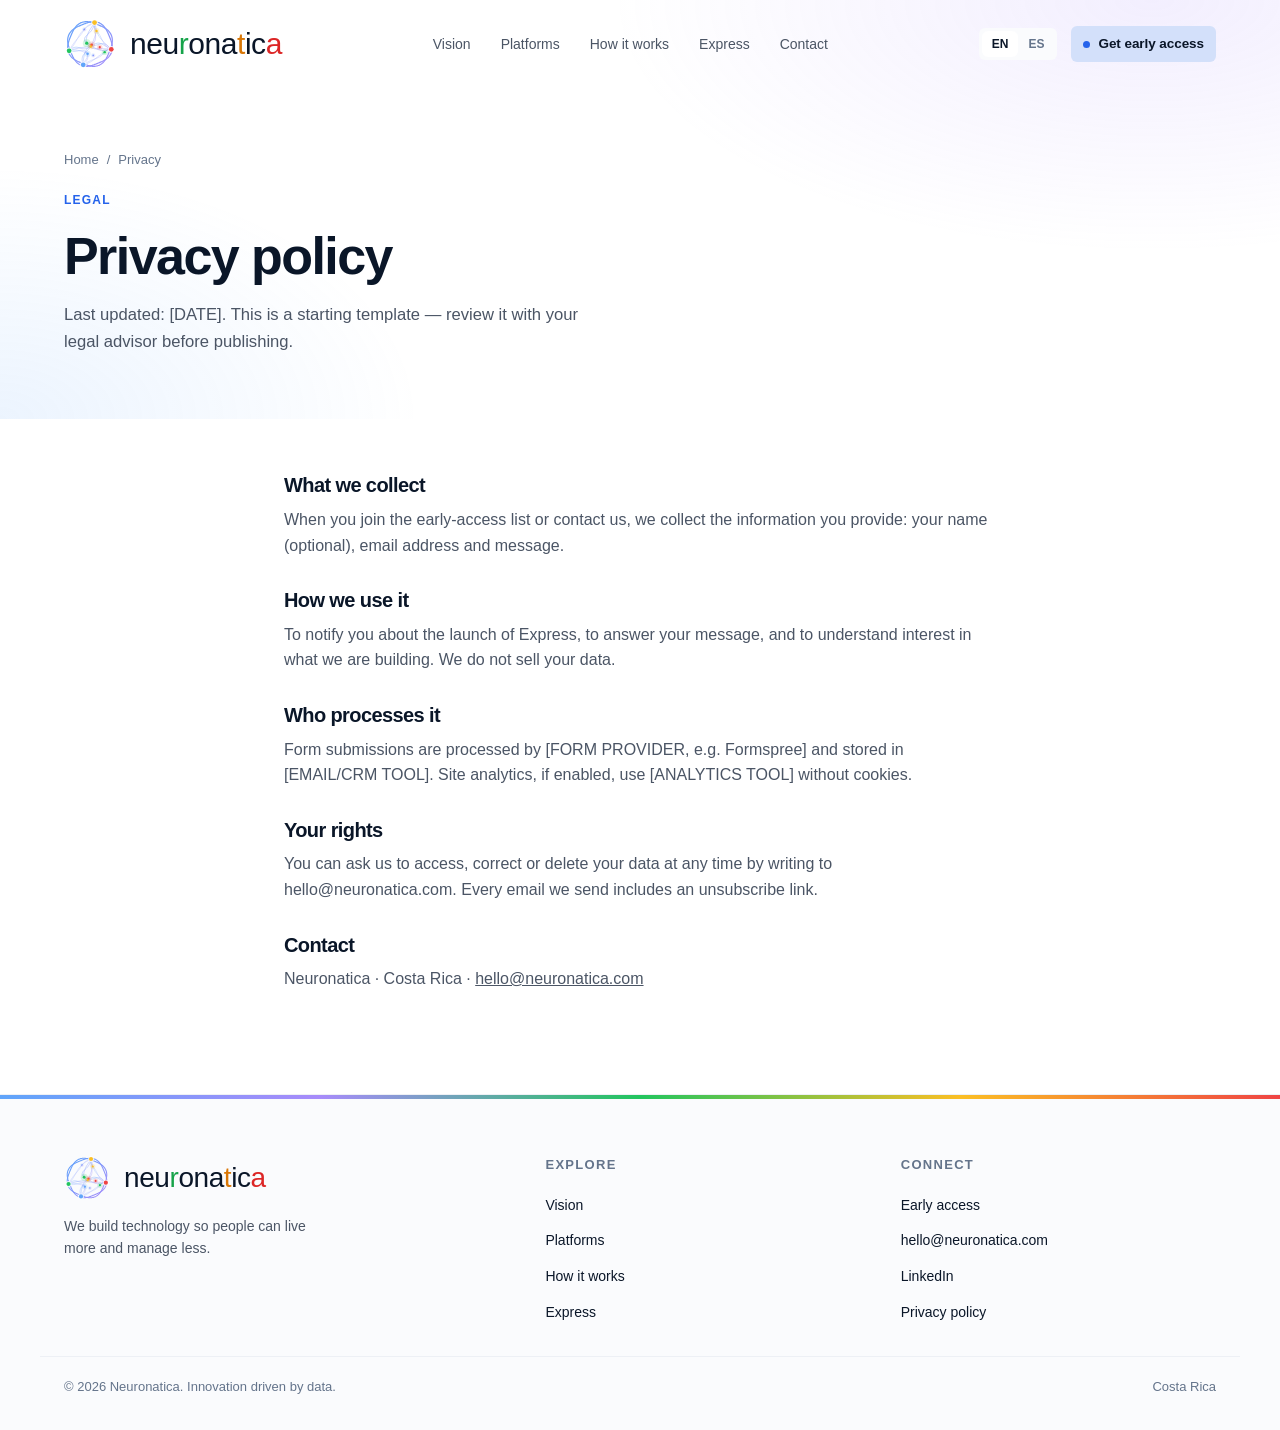
<file: privacy.html>
<!DOCTYPE html>
<html lang="en">
<head>
<meta charset="UTF-8">
<meta name="viewport" content="width=device-width, initial-scale=1.0">
<title>Privacy Policy — Neuronatica</title>
<meta name="description" content="Neuronatica privacy policy: what we collect, how we use it, and your rights.">
<link rel="icon" type="image/svg+xml" href="favicon.svg">
<link rel="icon" type="image/png" sizes="32x32" href="favicon-32x32.png">
<link rel="icon" type="image/png" sizes="16x16" href="favicon-16x16.png">
<link rel="shortcut icon" href="favicon.ico">
<link rel="apple-touch-icon" sizes="180x180" href="apple-touch-icon.png">
<link rel="manifest" href="site.webmanifest">
<link rel="canonical" href="https://jmarinpuravida-neuronatica.github.io/neuronatica-website/privacy.html">
<meta property="og:type" content="website">
<meta property="og:site_name" content="Neuronatica">
<meta property="og:title" content="Privacy Policy — Neuronatica">
<meta property="og:description" content="Neuronatica privacy policy.">
<meta property="og:url" content="https://jmarinpuravida-neuronatica.github.io/neuronatica-website/privacy.html">
<meta property="og:image" content="https://jmarinpuravida-neuronatica.github.io/neuronatica-website/assets/og-image.png">
<meta property="og:image:width" content="1200">
<meta property="og:image:height" content="630">
<meta name="twitter:card" content="summary_large_image">
<meta name="twitter:title" content="Privacy Policy — Neuronatica">
<meta name="twitter:description" content="Neuronatica privacy policy.">
<meta name="twitter:image" content="https://jmarinpuravida-neuronatica.github.io/neuronatica-website/assets/og-image.png">
<meta name="theme-color" content="#ffffff">
<script>if('scrollRestoration' in history)history.scrollRestoration='manual';if(!location.hash)scrollTo(0,0);</script>
<script>(function(){try{var l=localStorage.getItem('nn-lang');if(l){document.documentElement.lang=l;if(l!=='en')document.documentElement.classList.add('lang-pending');}}catch(e){}})();</script>
<style>html.lang-pending body{visibility:hidden}</style>
<link rel="stylesheet" href="assets/styles.css">
</head>
<body>
<nav id="nav">
  <div class="nav-in">
    <a href="index.html" class="logo" aria-label="Neuronatica home">
      <svg viewBox="0 0 64 64" fill="none" aria-hidden="true"><defs><linearGradient id="nn-g" x1="0" y1="0" x2="1" y2="1"><stop offset="0" stop-color="#60a5fa"/><stop offset="1" stop-color="#a78bfa"/></linearGradient></defs><path d="M59.00 32.00L59.14 32.71L59.25 33.43L59.35 34.15L59.42 34.88L59.46 35.62L59.48 36.35L59.47 37.09L59.43 37.83L59.36 38.57L59.25 39.30L59.11 40.03L58.94 40.75L58.74 41.47L58.51 42.17L58.24 42.87L57.94 43.55L57.61 44.21L57.24 44.86L56.85 45.49L56.43 46.11L55.99 46.70L55.52 47.27L55.02 47.82L54.51 48.35L53.98 48.86L53.43 49.35L52.86 49.82L52.28 50.26L51.69 50.69L51.09 51.09L50.48 51.48L49.87 51.85L49.25 52.20L48.63 52.54L48.01 52.87L47.39 53.18L46.76 53.48L46.14 53.77L45.52 54.06L44.89 54.33L44.27 54.60L43.65 54.87L43.03 55.13L42.42 55.39L41.80 55.65L41.18 55.91L40.56 56.16L39.93 56.41L39.31 56.66L38.67 56.91L38.04 57.15L37.40 57.39L36.75 57.63L36.10 57.85L35.43 58.07L34.76 58.29L34.08 58.49L33.40 58.67L32.70 58.84L32.00 59.00L31.29 59.14L30.57 59.25L29.85 59.35L29.12 59.42L28.38 59.46L27.65 59.48L26.91 59.47L26.17 59.43L25.43 59.36L24.70 59.25L23.97 59.11L23.25 58.94L22.53 58.74L21.83 58.51L21.13 58.24L20.45 57.94L19.79 57.61L19.14 57.24L18.51 56.85L17.89 56.43L17.30 55.99L16.73 55.52L16.18 55.02L15.65 54.51L15.14 53.98L14.65 53.43L14.18 52.86L13.74 52.28L13.31 51.69L12.91 51.09L12.52 50.48L12.15 49.87L11.80 49.25L11.46 48.63L11.13 48.01L10.82 47.39L10.52 46.76L10.23 46.14L9.94 45.52L9.67 44.89L9.40 44.27L9.13 43.65L8.87 43.03L8.61 42.42L8.35 41.80L8.09 41.18L7.84 40.56L7.59 39.93L7.34 39.31L7.09 38.67L6.85 38.04L6.61 37.40L6.37 36.75L6.15 36.10L5.93 35.43L5.71 34.76L5.51 34.08L5.33 33.40L5.16 32.70L5.00 32.00L4.86 31.29L4.75 30.57L4.65 29.85L4.58 29.12L4.54 28.38L4.52 27.65L4.53 26.91L4.57 26.17L4.64 25.43L4.75 24.70L4.89 23.97L5.06 23.25L5.26 22.53L5.49 21.83L5.76 21.13L6.06 20.45L6.39 19.79L6.76 19.14L7.15 18.51L7.57 17.89L8.01 17.30L8.48 16.73L8.98 16.18L9.49 15.65L10.02 15.14L10.57 14.65L11.14 14.18L11.72 13.74L12.31 13.31L12.91 12.91L13.52 12.52L14.13 12.15L14.75 11.80L15.37 11.46L15.99 11.13L16.61 10.82L17.24 10.52L17.86 10.23L18.48 9.94L19.11 9.67L19.73 9.40L20.35 9.13L20.97 8.87L21.58 8.61L22.20 8.35L22.82 8.09L23.44 7.84L24.07 7.59L24.69 7.34L25.33 7.09L25.96 6.85L26.60 6.61L27.25 6.37L27.90 6.15L28.57 5.93L29.24 5.71L29.92 5.51L30.60 5.33L31.30 5.16L32.00 5.00L32.71 4.86L33.43 4.75L34.15 4.65L34.88 4.58L35.62 4.54L36.35 4.52L37.09 4.53L37.83 4.57L38.57 4.64L39.30 4.75L40.03 4.89L40.75 5.06L41.47 5.26L42.17 5.49L42.87 5.76L43.55 6.06L44.21 6.39L44.86 6.76L45.49 7.15L46.11 7.57L46.70 8.01L47.27 8.48L47.82 8.98L48.35 9.49L48.86 10.02L49.35 10.57L49.82 11.14L50.26 11.72L50.69 12.31L51.09 12.91L51.48 13.52L51.85 14.13L52.20 14.75L52.54 15.37L52.87 15.99L53.18 16.61L53.48 17.24L53.77 17.86L54.06 18.48L54.33 19.11L54.60 19.73L54.87 20.35L55.13 20.97L55.39 21.58L55.65 22.20L55.91 22.82L56.16 23.44L56.41 24.07L56.66 24.69L56.91 25.33L57.15 25.96L57.39 26.60L57.63 27.25L57.85 27.90L58.07 28.57L58.29 29.24L58.49 29.92L58.67 30.60L58.84 31.30L59.00 32.00Z" stroke="url(#nn-g)" stroke-width="1.5"/><path d="M59.00 32.00L58.84 32.70L58.67 33.40L58.49 34.08L58.29 34.76L58.07 35.43L57.85 36.10L57.63 36.75L57.39 37.40L57.15 38.04L56.91 38.67L56.66 39.31L56.41 39.93L56.16 40.56L55.91 41.18L55.65 41.80L55.39 42.42L55.13 43.03L54.87 43.65L54.60 44.27L54.33 44.89L54.06 45.52L53.77 46.14L53.48 46.76L53.18 47.39L52.87 48.01L52.54 48.63L52.20 49.25L51.85 49.87L51.48 50.48L51.09 51.09L50.69 51.69L50.26 52.28L49.82 52.86L49.35 53.43L48.86 53.98L48.35 54.51L47.82 55.02L47.27 55.52L46.70 55.99L46.11 56.43L45.49 56.85L44.86 57.24L44.21 57.61L43.55 57.94L42.87 58.24L42.17 58.51L41.47 58.74L40.75 58.94L40.03 59.11L39.30 59.25L38.57 59.36L37.83 59.43L37.09 59.47L36.35 59.48L35.62 59.46L34.88 59.42L34.15 59.35L33.43 59.25L32.71 59.14L32.00 59.00L31.30 58.84L30.60 58.67L29.92 58.49L29.24 58.29L28.57 58.07L27.90 57.85L27.25 57.63L26.60 57.39L25.96 57.15L25.33 56.91L24.69 56.66L24.07 56.41L23.44 56.16L22.82 55.91L22.20 55.65L21.58 55.39L20.97 55.13L20.35 54.87L19.73 54.60L19.11 54.33L18.48 54.06L17.86 53.77L17.24 53.48L16.61 53.18L15.99 52.87L15.37 52.54L14.75 52.20L14.13 51.85L13.52 51.48L12.91 51.09L12.31 50.69L11.72 50.26L11.14 49.82L10.57 49.35L10.02 48.86L9.49 48.35L8.98 47.82L8.48 47.27L8.01 46.70L7.57 46.11L7.15 45.49L6.76 44.86L6.39 44.21L6.06 43.55L5.76 42.87L5.49 42.17L5.26 41.47L5.06 40.75L4.89 40.03L4.75 39.30L4.64 38.57L4.57 37.83L4.53 37.09L4.52 36.35L4.54 35.62L4.58 34.88L4.65 34.15L4.75 33.43L4.86 32.71L5.00 32.00L5.16 31.30L5.33 30.60L5.51 29.92L5.71 29.24L5.93 28.57L6.15 27.90L6.37 27.25L6.61 26.60L6.85 25.96L7.09 25.33L7.34 24.69L7.59 24.07L7.84 23.44L8.09 22.82L8.35 22.20L8.61 21.58L8.87 20.97L9.13 20.35L9.40 19.73L9.67 19.11L9.94 18.48L10.23 17.86L10.52 17.24L10.82 16.61L11.13 15.99L11.46 15.37L11.80 14.75L12.15 14.13L12.52 13.52L12.91 12.91L13.31 12.31L13.74 11.72L14.18 11.14L14.65 10.57L15.14 10.02L15.65 9.49L16.18 8.98L16.73 8.48L17.30 8.01L17.89 7.57L18.51 7.15L19.14 6.76L19.79 6.39L20.45 6.06L21.13 5.76L21.83 5.49L22.53 5.26L23.25 5.06L23.97 4.89L24.70 4.75L25.43 4.64L26.17 4.57L26.91 4.53L27.65 4.52L28.38 4.54L29.12 4.58L29.85 4.65L30.57 4.75L31.29 4.86L32.00 5.00L32.70 5.16L33.40 5.33L34.08 5.51L34.76 5.71L35.43 5.93L36.10 6.15L36.75 6.37L37.40 6.61L38.04 6.85L38.67 7.09L39.31 7.34L39.93 7.59L40.56 7.84L41.18 8.09L41.80 8.35L42.42 8.61L43.03 8.87L43.65 9.13L44.27 9.40L44.89 9.67L45.52 9.94L46.14 10.23L46.76 10.52L47.39 10.82L48.01 11.13L48.63 11.46L49.25 11.80L49.87 12.15L50.48 12.52L51.09 12.91L51.69 13.31L52.28 13.74L52.86 14.18L53.43 14.65L53.98 15.14L54.51 15.65L55.02 16.18L55.52 16.73L55.99 17.30L56.43 17.89L56.85 18.51L57.24 19.14L57.61 19.79L57.94 20.45L58.24 21.13L58.51 21.83L58.74 22.53L58.94 23.25L59.11 23.97L59.25 24.70L59.36 25.43L59.43 26.17L59.47 26.91L59.48 27.65L59.46 28.38L59.42 29.12L59.35 29.85L59.25 30.57L59.14 31.29L59.00 32.00Z" stroke="url(#nn-g)" stroke-width="1.5"/><path d="M37.61 5.59L37.29 6.18L36.96 6.76L36.62 7.32L36.27 7.87L35.93 8.41L35.58 8.94L35.23 9.46L34.88 9.96L34.54 10.46L34.20 10.96L33.86 11.45L33.53 11.93L33.20 12.41L32.88 12.89L32.57 13.37L32.27 13.85L31.97 14.33L31.68 14.80L31.41 15.28L31.14 15.76L30.88 16.23L30.62 16.71L30.38 17.19L30.15 17.66L29.93 18.14L29.72 18.61L29.51 19.08L29.32 19.54L29.14 20.00L28.96 20.46L28.80 20.90L28.65 21.34L28.50 21.78L28.37 22.20L28.24 22.61L28.13 23.01L28.02 23.40L27.92 23.77L27.83 24.13L27.75 24.48L27.68 24.81L27.61 25.14L27.55 25.45L27.49 25.74L27.44 26.03L27.39 26.32L27.35 26.59L27.32 26.87L27.28 27.15L27.26 27.43L27.24 27.73L27.24 28.03L27.25 28.35L27.28 28.68L27.33 29.03L27.41 29.40L27.51 29.78L27.64 30.17L27.80 30.58L28.00 31.00" stroke="url(#nn-g)" stroke-width="0.62" stroke-linecap="round" opacity="0.9"/><path d="M37.61 5.59L37.50 6.26L37.38 6.92L37.23 7.58L37.08 8.23L36.91 8.86L36.72 9.49L36.52 10.11L36.30 10.71L36.07 11.30L35.83 11.88L35.56 12.44L35.29 12.99L35.00 13.53L34.70 14.05L34.38 14.55L34.06 15.04L33.72 15.51L33.38 15.97L33.03 16.41L32.67 16.83L32.30 17.24L31.93 17.64L31.56 18.03L31.18 18.40L30.81 18.76L30.43 19.12L30.06 19.46L29.69 19.80L29.32 20.13L28.96 20.46L28.61 20.78L28.27 21.10L27.94 21.43L27.61 21.75L27.30 22.08L27.01 22.41L26.73 22.74L26.47 23.09L26.23 23.44L26.01 23.80L25.82 24.16L25.65 24.54L25.50 24.92L25.39 25.31L25.31 25.71L25.26 26.11L25.24 26.51L25.26 26.92L25.32 27.32L25.41 27.71L25.54 28.10L25.70 28.47L25.89 28.83L26.11 29.18L26.36 29.52L26.64 29.83L26.95 30.14L27.28 30.44L27.63 30.72L28.00 31.00" stroke="url(#nn-g)" stroke-width="0.62" stroke-linecap="round" opacity="0.9"/><path d="M28.00 31.00L28.22 31.42L28.45 31.84L28.69 32.25L28.94 32.65L29.21 33.04L29.49 33.43L29.78 33.80L30.09 34.16L30.41 34.51L30.75 34.84L31.10 35.16L31.47 35.46L31.85 35.75L32.24 36.01L32.65 36.26L33.07 36.49L33.50 36.71L33.94 36.90L34.40 37.07L34.86 37.23L35.33 37.37L35.81 37.49L36.29 37.59L36.79 37.67L37.28 37.75L37.79 37.80L38.30 37.85L38.81 37.88L39.32 37.90L39.84 37.91L40.37 37.92L40.90 37.91L41.43 37.91L41.96 37.90L42.50 37.88L43.04 37.87L43.59 37.85L44.14 37.84L44.70 37.83L45.26 37.82L45.82 37.81L46.40 37.81L46.98 37.82L47.57 37.83L48.16 37.85L48.76 37.87L49.37 37.89L49.99 37.93L50.62 37.96L51.26 38.01L51.91 38.05L52.57 38.10L53.23 38.16L53.91 38.21L54.60 38.27L55.30 38.33L56.01 38.38L56.73 38.44L57.46 38.49L58.20 38.53" stroke="url(#nn-g)" stroke-width="0.62" stroke-linecap="round" opacity="0.9"/><path d="M28.00 31.00L28.39 31.27L28.77 31.53L29.16 31.78L29.55 32.02L29.94 32.25L30.33 32.47L30.71 32.69L31.09 32.91L31.47 33.12L31.85 33.33L32.23 33.54L32.60 33.75L32.98 33.96L33.35 34.17L33.72 34.39L34.10 34.61L34.47 34.83L34.85 35.05L35.23 35.28L35.61 35.52L36.00 35.75L36.39 35.99L36.79 36.23L37.20 36.48L37.62 36.72L38.04 36.96L38.48 37.20L38.92 37.44L39.38 37.68L39.84 37.91L40.32 38.14L40.81 38.35L41.31 38.56L41.82 38.76L42.34 38.95L42.87 39.12L43.41 39.29L43.96 39.43L44.53 39.57L45.10 39.68L45.68 39.78L46.27 39.87L46.87 39.93L47.48 39.98L48.10 40.00L48.73 40.01L49.36 40.01L50.00 39.98L50.65 39.94L51.30 39.88L51.96 39.80L52.63 39.71L53.30 39.60L53.98 39.48L54.67 39.35L55.36 39.20L56.06 39.05L56.77 38.88L57.48 38.71L58.20 38.53" stroke="url(#nn-g)" stroke-width="0.62" stroke-linecap="round" opacity="0.9"/><path d="M6.32 40.34L6.90 40.07L7.46 39.83L8.01 39.61L8.54 39.41L9.06 39.23L9.57 39.07L10.06 38.92L10.54 38.79L11.00 38.67L11.46 38.56L11.90 38.45L12.33 38.35L12.74 38.26L13.16 38.17L13.56 38.09L13.96 38.00L14.35 37.92L14.74 37.83L15.13 37.75L15.52 37.66L15.90 37.58L16.29 37.49L16.68 37.40L17.07 37.31L17.46 37.23L17.86 37.14L18.26 37.05L18.66 36.96L19.06 36.88L19.46 36.80L19.87 36.71L20.27 36.63L20.68 36.56L21.09 36.48L21.49 36.41L21.90 36.35L22.31 36.28L22.71 36.22L23.12 36.17L23.53 36.12L23.93 36.07L24.34 36.03L24.75 35.99L25.17 35.96L25.58 35.93L26.01 35.90L26.44 35.87L26.87 35.84L27.32 35.81L27.77 35.78L28.23 35.75L28.71 35.71L29.20 35.66L29.70 35.61L30.21 35.54L30.74 35.47L31.28 35.38L31.84 35.27L32.41 35.15L33.00 35.00" stroke="url(#nn-g)" stroke-width="0.56" stroke-linecap="round" opacity="0.9"/><path d="M6.32 40.34L6.78 39.90L7.24 39.48L7.70 39.08L8.15 38.71L8.61 38.35L9.06 38.02L9.52 37.72L9.97 37.43L10.43 37.17L10.88 36.94L11.34 36.73L11.80 36.55L12.25 36.39L12.71 36.25L13.16 36.15L13.61 36.06L14.06 36.00L14.51 35.96L14.94 35.95L15.38 35.95L15.81 35.98L16.23 36.02L16.65 36.08L17.06 36.15L17.47 36.24L17.88 36.33L18.28 36.44L18.67 36.55L19.07 36.67L19.46 36.80L19.86 36.92L20.25 37.04L20.64 37.17L21.04 37.29L21.44 37.40L21.85 37.51L22.26 37.61L22.67 37.70L23.09 37.77L23.52 37.83L23.95 37.88L24.39 37.91L24.83 37.93L25.29 37.92L25.74 37.90L26.20 37.86L26.67 37.79L27.14 37.70L27.62 37.59L28.09 37.46L28.57 37.31L29.06 37.14L29.54 36.94L30.03 36.72L30.52 36.49L31.01 36.23L31.50 35.95L32.00 35.65L32.50 35.34L33.00 35.00" stroke="url(#nn-g)" stroke-width="0.56" stroke-linecap="round" opacity="0.9"/><path d="M33.00 35.00L33.59 34.85L34.16 34.70L34.72 34.57L35.26 34.44L35.79 34.31L36.31 34.19L36.81 34.07L37.30 33.96L37.78 33.84L38.24 33.73L38.68 33.62L39.11 33.51L39.53 33.41L39.94 33.30L40.34 33.19L40.73 33.07L41.10 32.96L41.47 32.85L41.83 32.74L42.19 32.63L42.54 32.51L42.88 32.40L43.23 32.29L43.58 32.18L43.92 32.08L44.27 31.98L44.63 31.89L44.99 31.80L45.35 31.73L45.72 31.66L46.09 31.61L46.48 31.57L46.86 31.54L47.26 31.54L47.66 31.55L48.06 31.57L48.47 31.62L48.88 31.69L49.29 31.78L49.71 31.89L50.12 32.03L50.54 32.18L50.96 32.36L51.38 32.56L51.79 32.78L52.21 33.03L52.62 33.29L53.04 33.58L53.45 33.89L53.87 34.22L54.28 34.57L54.70 34.94L55.12 35.33L55.54 35.74L55.97 36.16L56.40 36.60L56.84 37.06L57.28 37.54L57.73 38.03L58.20 38.53" stroke="url(#nn-g)" stroke-width="0.56" stroke-linecap="round" opacity="0.9"/><path d="M33.00 35.00L33.50 34.66L33.99 34.33L34.47 34.01L34.95 33.70L35.41 33.40L35.87 33.11L36.32 32.84L36.77 32.59L37.21 32.34L37.65 32.12L38.09 31.91L38.52 31.73L38.96 31.56L39.39 31.41L39.81 31.28L40.24 31.17L40.66 31.08L41.08 31.01L41.50 30.96L41.91 30.93L42.32 30.93L42.72 30.94L43.12 30.97L43.51 31.02L43.90 31.09L44.28 31.18L44.65 31.28L45.01 31.39L45.37 31.52L45.72 31.66L46.06 31.81L46.40 31.97L46.73 32.14L47.06 32.32L47.38 32.50L47.71 32.68L48.03 32.87L48.36 33.07L48.69 33.26L49.02 33.46L49.36 33.66L49.71 33.87L50.07 34.08L50.43 34.29L50.81 34.50L51.20 34.72L51.61 34.94L52.03 35.17L52.46 35.40L52.91 35.64L53.37 35.89L53.85 36.14L54.34 36.40L54.85 36.67L55.37 36.95L55.91 37.24L56.46 37.55L57.03 37.86L57.61 38.19L58.20 38.53" stroke="url(#nn-g)" stroke-width="0.56" stroke-linecap="round" opacity="0.9"/><path d="M37.61 5.59L37.61 6.14L37.60 6.69L37.59 7.24L37.59 7.78L37.58 8.32L37.58 8.86L37.58 9.39L37.58 9.92L37.59 10.44L37.60 10.96L37.61 11.48L37.64 11.99L37.66 12.50L37.70 13.00L37.74 13.50L37.78 14.00L37.83 14.49L37.89 14.98L37.95 15.47L38.01 15.95L38.08 16.44L38.15 16.92L38.22 17.39L38.30 17.87L38.37 18.34L38.45 18.82L38.52 19.29L38.59 19.76L38.65 20.24L38.71 20.71L38.77 21.18L38.81 21.65L38.85 22.12L38.87 22.59L38.89 23.06L38.89 23.52L38.88 23.99L38.85 24.45L38.81 24.91L38.75 25.37L38.67 25.83L38.58 26.28L38.46 26.72L38.33 27.16L38.19 27.59L38.02 28.02L37.83 28.44L37.63 28.85L37.41 29.25L37.17 29.64L36.91 30.02L36.64 30.40L36.35 30.76L36.05 31.11L35.74 31.45L35.41 31.78L35.07 32.10L34.73 32.41L34.37 32.71L34.00 33.00" stroke="url(#nn-g)" stroke-width="0.53" stroke-linecap="round" opacity="0.9"/><path d="M37.61 5.59L37.79 6.11L37.97 6.63L38.14 7.15L38.31 7.67L38.47 8.19L38.62 8.71L38.77 9.23L38.91 9.75L39.03 10.26L39.15 10.78L39.25 11.30L39.34 11.81L39.42 12.33L39.48 12.84L39.53 13.36L39.57 13.87L39.59 14.38L39.60 14.89L39.59 15.39L39.57 15.90L39.53 16.40L39.49 16.89L39.43 17.39L39.36 17.88L39.27 18.36L39.18 18.84L39.08 19.31L38.96 19.78L38.84 20.25L38.71 20.71L38.58 21.16L38.44 21.61L38.30 22.05L38.15 22.48L38.00 22.91L37.85 23.33L37.70 23.75L37.54 24.16L37.39 24.57L37.24 24.98L37.09 25.38L36.94 25.78L36.79 26.17L36.65 26.57L36.50 26.96L36.36 27.35L36.21 27.75L36.07 28.14L35.92 28.54L35.78 28.93L35.63 29.33L35.48 29.73L35.32 30.13L35.16 30.54L34.99 30.94L34.81 31.35L34.63 31.76L34.43 32.18L34.22 32.59L34.00 33.00" stroke="url(#nn-g)" stroke-width="0.53" stroke-linecap="round" opacity="0.9"/><path d="M34.00 33.00L33.63 33.29L33.26 33.57L32.89 33.85L32.52 34.13L32.15 34.42L31.79 34.70L31.43 34.99L31.08 35.28L30.73 35.57L30.39 35.87L30.05 36.17L29.73 36.49L29.41 36.80L29.10 37.13L28.80 37.46L28.51 37.81L28.23 38.16L27.96 38.51L27.70 38.88L27.45 39.25L27.21 39.63L26.99 40.02L26.77 40.41L26.57 40.81L26.38 41.21L26.20 41.62L26.03 42.03L25.87 42.45L25.72 42.87L25.58 43.29L25.45 43.71L25.33 44.13L25.21 44.55L25.11 44.97L25.00 45.40L24.91 45.82L24.82 46.24L24.73 46.66L24.65 47.09L24.57 47.51L24.49 47.94L24.42 48.37L24.34 48.80L24.27 49.24L24.20 49.68L24.12 50.13L24.06 50.59L23.99 51.05L23.92 51.53L23.86 52.02L23.80 52.52L23.75 53.03L23.70 53.56L23.66 54.10L23.63 54.66L23.61 55.23L23.60 55.82L23.61 56.42L23.62 57.04L23.66 57.68" stroke="url(#nn-g)" stroke-width="0.53" stroke-linecap="round" opacity="0.9"/><path d="M34.00 33.00L33.77 33.41L33.54 33.82L33.30 34.22L33.06 34.62L32.82 35.02L32.57 35.41L32.32 35.80L32.07 36.18L31.81 36.55L31.54 36.92L31.27 37.28L31.00 37.63L30.72 37.98L30.44 38.31L30.16 38.65L29.87 38.97L29.57 39.29L29.27 39.61L28.97 39.92L28.67 40.22L28.36 40.53L28.05 40.83L27.74 41.13L27.43 41.43L27.12 41.73L26.81 42.03L26.49 42.34L26.19 42.65L25.88 42.96L25.58 43.29L25.28 43.62L24.99 43.96L24.71 44.31L24.44 44.67L24.18 45.04L23.93 45.42L23.69 45.82L23.47 46.22L23.26 46.64L23.07 47.07L22.90 47.52L22.75 47.97L22.62 48.44L22.51 48.92L22.42 49.41L22.35 49.91L22.30 50.42L22.28 50.93L22.28 51.46L22.30 51.99L22.35 52.53L22.41 53.08L22.50 53.63L22.61 54.19L22.74 54.75L22.89 55.33L23.05 55.90L23.24 56.49L23.44 57.08L23.66 57.68" stroke="url(#nn-g)" stroke-width="0.53" stroke-linecap="round" opacity="0.9"/><path d="M6.32 40.34L6.74 40.46L7.16 40.57L7.59 40.67L8.02 40.76L8.45 40.84L8.88 40.92L9.31 40.99L9.75 41.04L10.18 41.09L10.61 41.13L11.05 41.16L11.48 41.17L11.91 41.18L12.34 41.17L12.77 41.16L13.20 41.14L13.62 41.10L14.05 41.06L14.47 41.01L14.89 40.95L15.30 40.89L15.72 40.82L16.13 40.74L16.54 40.66L16.95 40.58L17.35 40.50L17.76 40.41L18.16 40.33L18.56 40.25L18.96 40.17L19.36 40.10L19.76 40.03L20.16 39.97L20.56 39.91L20.96 39.87L21.35 39.84L21.75 39.82L22.14 39.81L22.53 39.82L22.92 39.84L23.30 39.89L23.69 39.94L24.06 40.02L24.44 40.11L24.80 40.23L25.16 40.36L25.51 40.51L25.86 40.68L26.19 40.87L26.51 41.08L26.82 41.30L27.12 41.55L27.40 41.80L27.67 42.08L27.92 42.37L28.17 42.67L28.39 42.99L28.61 43.31L28.81 43.65L29.00 44.00" stroke="url(#nn-g)" stroke-width="0.46" stroke-linecap="round" opacity="0.9"/><path d="M6.32 40.34L6.75 40.29L7.18 40.23L7.61 40.17L8.03 40.10L8.46 40.04L8.88 39.97L9.31 39.90L9.73 39.84L10.15 39.78L10.58 39.73L11.00 39.68L11.43 39.63L11.85 39.59L12.27 39.56L12.70 39.54L13.12 39.53L13.55 39.52L13.97 39.52L14.40 39.53L14.82 39.55L15.25 39.58L15.67 39.62L16.09 39.66L16.51 39.71L16.93 39.77L17.34 39.84L17.75 39.91L18.16 39.99L18.56 40.08L18.96 40.17L19.36 40.27L19.75 40.36L20.13 40.47L20.51 40.57L20.88 40.68L21.24 40.78L21.60 40.89L21.95 41.00L22.30 41.11L22.64 41.22L22.98 41.33L23.31 41.44L23.63 41.54L23.95 41.65L24.27 41.76L24.59 41.86L24.90 41.97L25.21 42.08L25.52 42.19L25.83 42.31L26.15 42.43L26.46 42.56L26.77 42.69L27.09 42.84L27.41 42.99L27.73 43.16L28.04 43.35L28.36 43.55L28.68 43.76L29.00 44.00" stroke="url(#nn-g)" stroke-width="0.46" stroke-linecap="round" opacity="0.9"/><path d="M29.00 44.00L29.01 44.40L29.01 44.78L28.99 45.16L28.97 45.52L28.94 45.86L28.91 46.20L28.86 46.53L28.81 46.84L28.75 47.14L28.69 47.43L28.62 47.72L28.54 47.99L28.46 48.25L28.37 48.50L28.28 48.75L28.19 48.98L28.09 49.21L27.99 49.44L27.89 49.65L27.78 49.86L27.67 50.07L27.56 50.27L27.45 50.46L27.34 50.65L27.22 50.84L27.10 51.03L26.98 51.21L26.86 51.39L26.74 51.57L26.62 51.75L26.49 51.93L26.37 52.10L26.24 52.28L26.12 52.46L25.99 52.63L25.87 52.81L25.74 52.99L25.62 53.17L25.49 53.35L25.37 53.54L25.25 53.72L25.13 53.91L25.01 54.09L24.90 54.29L24.79 54.48L24.68 54.67L24.57 54.87L24.47 55.07L24.37 55.27L24.28 55.48L24.19 55.69L24.11 55.90L24.03 56.11L23.96 56.33L23.89 56.54L23.83 56.77L23.78 56.99L23.73 57.22L23.69 57.45L23.66 57.68" stroke="url(#nn-g)" stroke-width="0.46" stroke-linecap="round" opacity="0.9"/><path d="M29.00 44.00L29.08 44.39L29.16 44.77L29.22 45.14L29.27 45.51L29.32 45.86L29.35 46.21L29.38 46.55L29.39 46.88L29.40 47.21L29.40 47.53L29.39 47.84L29.37 48.14L29.35 48.44L29.31 48.73L29.27 49.02L29.21 49.30L29.15 49.57L29.09 49.84L29.01 50.10L28.93 50.35L28.84 50.60L28.75 50.85L28.64 51.08L28.54 51.31L28.42 51.54L28.31 51.76L28.18 51.97L28.06 52.18L27.93 52.38L27.79 52.58L27.66 52.77L27.52 52.95L27.38 53.14L27.23 53.32L27.09 53.49L26.94 53.66L26.79 53.83L26.65 53.99L26.50 54.15L26.35 54.31L26.20 54.47L26.05 54.62L25.90 54.78L25.75 54.93L25.61 55.08L25.46 55.23L25.32 55.39L25.17 55.54L25.03 55.70L24.89 55.86L24.76 56.02L24.62 56.18L24.49 56.35L24.36 56.52L24.23 56.70L24.11 56.88L23.99 57.07L23.87 57.27L23.76 57.47L23.66 57.68" stroke="url(#nn-g)" stroke-width="0.46" stroke-linecap="round" opacity="0.9"/><path d="M58.20 38.53L57.80 38.23L57.42 37.92L57.04 37.60L56.67 37.27L56.30 36.94L55.94 36.60L55.58 36.26L55.23 35.91L54.88 35.56L54.53 35.21L54.18 34.85L53.83 34.50L53.48 34.14L53.13 33.77L52.78 33.41L52.42 33.05L52.07 32.68L51.71 32.31L51.35 31.94L50.99 31.57L50.63 31.20L50.26 30.83L49.90 30.45L49.53 30.08L49.16 29.70L48.80 29.32L48.43 28.94L48.07 28.56L47.70 28.17L47.34 27.79L46.99 27.40L46.63 27.01L46.29 26.61L45.94 26.22L45.61 25.82L45.28 25.42L44.95 25.02L44.64 24.62L44.33 24.21L44.04 23.81L43.75 23.40L43.47 23.00L43.20 22.59L42.94 22.18L42.69 21.77L42.45 21.37L42.23 20.96L42.01 20.56L41.80 20.15L41.60 19.75L41.41 19.36L41.23 18.96L41.05 18.57L40.89 18.19L40.73 17.81L40.57 17.43L40.42 17.06L40.28 16.70L40.14 16.35L40.00 16.00" stroke="url(#nn-g)" stroke-width="0.40" stroke-linecap="round" opacity="0.9"/><path d="M58.20 38.53L57.73 38.36L57.26 38.17L56.80 37.97L56.34 37.76L55.88 37.53L55.43 37.28L54.99 37.02L54.55 36.74L54.12 36.45L53.70 36.15L53.29 35.83L52.89 35.49L52.49 35.14L52.11 34.78L51.74 34.41L51.37 34.02L51.02 33.62L50.68 33.22L50.35 32.80L50.03 32.37L49.72 31.94L49.43 31.50L49.14 31.05L48.86 30.59L48.59 30.13L48.33 29.67L48.07 29.20L47.82 28.73L47.58 28.26L47.34 27.79L47.11 27.31L46.88 26.84L46.66 26.37L46.43 25.90L46.21 25.43L45.99 24.97L45.77 24.51L45.55 24.05L45.32 23.60L45.10 23.16L44.87 22.72L44.64 22.29L44.41 21.86L44.17 21.44L43.93 21.03L43.68 20.63L43.44 20.24L43.18 19.85L42.93 19.48L42.67 19.11L42.41 18.75L42.14 18.41L41.88 18.07L41.61 17.74L41.34 17.43L41.07 17.12L40.80 16.82L40.53 16.54L40.26 16.26L40.00 16.00" stroke="url(#nn-g)" stroke-width="0.40" stroke-linecap="round" opacity="0.9"/><path d="M40.00 16.00L39.83 15.69L39.67 15.39L39.52 15.09L39.38 14.81L39.25 14.54L39.13 14.27L39.02 14.01L38.91 13.76L38.82 13.52L38.73 13.29L38.65 13.07L38.58 12.85L38.52 12.64L38.46 12.44L38.41 12.24L38.36 12.05L38.32 11.87L38.28 11.70L38.25 11.53L38.23 11.37L38.20 11.21L38.19 11.05L38.17 10.91L38.16 10.76L38.15 10.62L38.14 10.48L38.14 10.35L38.13 10.22L38.13 10.09L38.13 9.96L38.13 9.83L38.13 9.70L38.13 9.58L38.13 9.45L38.14 9.32L38.14 9.20L38.14 9.07L38.14 8.94L38.14 8.81L38.14 8.68L38.14 8.54L38.14 8.41L38.14 8.27L38.13 8.13L38.12 7.99L38.11 7.85L38.10 7.70L38.08 7.55L38.07 7.40L38.04 7.25L38.02 7.10L37.99 6.94L37.96 6.78L37.92 6.62L37.88 6.46L37.84 6.29L37.79 6.12L37.73 5.95L37.68 5.77L37.61 5.59" stroke="url(#nn-g)" stroke-width="0.40" stroke-linecap="round" opacity="0.9"/><path d="M40.00 16.00L39.78 15.72L39.57 15.45L39.37 15.18L39.19 14.93L39.01 14.68L38.84 14.43L38.67 14.20L38.52 13.97L38.38 13.74L38.24 13.52L38.12 13.31L38.00 13.10L37.89 12.90L37.78 12.70L37.69 12.50L37.60 12.31L37.52 12.12L37.44 11.94L37.38 11.75L37.32 11.58L37.26 11.40L37.22 11.23L37.17 11.06L37.14 10.89L37.11 10.73L37.09 10.57L37.07 10.41L37.06 10.26L37.05 10.10L37.05 9.95L37.05 9.81L37.06 9.66L37.07 9.52L37.08 9.38L37.10 9.24L37.12 9.11L37.14 8.97L37.16 8.84L37.19 8.71L37.21 8.58L37.24 8.45L37.27 8.32L37.30 8.19L37.33 8.06L37.36 7.93L37.39 7.80L37.42 7.67L37.45 7.53L37.48 7.39L37.50 7.25L37.53 7.11L37.55 6.96L37.57 6.80L37.59 6.65L37.60 6.48L37.61 6.32L37.62 6.14L37.62 5.97L37.62 5.78L37.61 5.59" stroke="url(#nn-g)" stroke-width="0.40" stroke-linecap="round" opacity="0.9"/><path d="M6.32 40.34L6.70 39.91L7.08 39.48L7.46 39.04L7.84 38.60L8.21 38.16L8.59 37.71L8.96 37.26L9.33 36.80L9.69 36.34L10.06 35.87L10.41 35.41L10.76 34.93L11.11 34.45L11.45 33.97L11.79 33.49L12.12 33.00L12.44 32.50L12.76 32.01L13.07 31.51L13.38 31.00L13.68 30.50L13.98 29.99L14.27 29.48L14.56 28.97L14.84 28.46L15.12 27.95L15.40 27.44L15.67 26.93L15.94 26.43L16.21 25.92L16.48 25.42L16.75 24.92L17.02 24.42L17.29 23.93L17.56 23.44L17.83 22.96L18.10 22.49L18.37 22.02L18.65 21.56L18.93 21.10L19.21 20.66L19.50 20.22L19.79 19.79L20.08 19.37L20.37 18.96L20.67 18.56L20.97 18.17L21.28 17.79L21.59 17.42L21.89 17.06L22.21 16.71L22.52 16.37L22.83 16.04L23.15 15.72L23.46 15.41L23.77 15.10L24.08 14.81L24.39 14.53L24.70 14.26L25.00 14.00" stroke="url(#nn-g)" stroke-width="0.37" stroke-linecap="round" opacity="0.9"/><path d="M6.32 40.34L6.59 39.84L6.86 39.33L7.14 38.82L7.41 38.31L7.69 37.80L7.98 37.29L8.26 36.78L8.56 36.27L8.85 35.76L9.15 35.26L9.46 34.76L9.77 34.26L10.09 33.76L10.42 33.27L10.75 32.78L11.08 32.29L11.42 31.81L11.77 31.33L12.12 30.86L12.48 30.39L12.84 29.92L13.21 29.46L13.57 29.01L13.95 28.56L14.32 28.11L14.70 27.66L15.08 27.22L15.46 26.78L15.83 26.35L16.21 25.92L16.59 25.49L16.96 25.07L17.34 24.64L17.71 24.22L18.07 23.81L18.43 23.39L18.79 22.97L19.14 22.56L19.48 22.15L19.82 21.74L20.15 21.33L20.47 20.92L20.78 20.52L21.09 20.11L21.39 19.71L21.68 19.30L21.96 18.90L22.24 18.51L22.51 18.11L22.76 17.72L23.02 17.32L23.26 16.94L23.50 16.55L23.73 16.17L23.95 15.80L24.17 15.42L24.39 15.06L24.59 14.70L24.80 14.35L25.00 14.00" stroke="url(#nn-g)" stroke-width="0.37" stroke-linecap="round" opacity="0.9"/><path d="M25.00 14.00L25.22 13.77L25.43 13.54L25.65 13.33L25.86 13.12L26.07 12.92L26.29 12.72L26.49 12.53L26.70 12.35L26.91 12.17L27.11 12.00L27.32 11.83L27.52 11.67L27.72 11.51L27.92 11.36L28.12 11.21L28.32 11.07L28.52 10.93L28.72 10.79L28.91 10.66L29.11 10.53L29.31 10.40L29.50 10.28L29.70 10.15L29.89 10.03L30.09 9.92L30.28 9.80L30.47 9.69L30.67 9.57L30.86 9.46L31.06 9.35L31.26 9.24L31.45 9.13L31.65 9.02L31.85 8.91L32.05 8.80L32.25 8.69L32.46 8.58L32.66 8.46L32.86 8.35L33.07 8.24L33.28 8.12L33.49 8.01L33.70 7.89L33.91 7.77L34.13 7.65L34.35 7.53L34.56 7.41L34.78 7.29L35.01 7.16L35.23 7.03L35.46 6.90L35.69 6.76L35.92 6.63L36.16 6.49L36.39 6.34L36.63 6.20L36.87 6.05L37.12 5.90L37.36 5.75L37.61 5.59" stroke="url(#nn-g)" stroke-width="0.37" stroke-linecap="round" opacity="0.9"/><path d="M25.00 14.00L25.18 13.74L25.36 13.48L25.54 13.24L25.72 12.99L25.90 12.76L26.08 12.53L26.26 12.31L26.44 12.09L26.62 11.88L26.80 11.67L26.98 11.47L27.17 11.27L27.35 11.08L27.53 10.90L27.72 10.72L27.90 10.55L28.09 10.38L28.28 10.21L28.46 10.05L28.65 9.90L28.84 9.74L29.04 9.60L29.23 9.46L29.42 9.32L29.62 9.18L29.82 9.05L30.02 8.92L30.22 8.80L30.42 8.68L30.62 8.56L30.82 8.45L31.03 8.34L31.24 8.23L31.44 8.13L31.65 8.02L31.87 7.92L32.08 7.82L32.30 7.73L32.51 7.63L32.73 7.54L32.95 7.44L33.18 7.35L33.40 7.26L33.63 7.17L33.86 7.08L34.09 6.99L34.32 6.90L34.56 6.81L34.80 6.72L35.04 6.62L35.28 6.53L35.53 6.43L35.78 6.34L36.03 6.24L36.29 6.14L36.55 6.03L36.81 5.93L37.07 5.82L37.34 5.71L37.61 5.59" stroke="url(#nn-g)" stroke-width="0.37" stroke-linecap="round" opacity="0.9"/><path d="M23.66 57.68L24.16 57.52L24.66 57.36L25.16 57.20L25.67 57.04L26.18 56.87L26.68 56.70L27.19 56.52L27.70 56.33L28.20 56.14L28.71 55.94L29.21 55.74L29.71 55.52L30.20 55.30L30.70 55.07L31.19 54.83L31.68 54.58L32.16 54.33L32.64 54.07L33.12 53.79L33.59 53.51L34.06 53.23L34.52 52.94L34.98 52.64L35.43 52.33L35.88 52.02L36.33 51.70L36.77 51.39L37.21 51.06L37.65 50.74L38.08 50.41L38.51 50.09L38.93 49.76L39.36 49.43L39.77 49.11L40.19 48.78L40.61 48.46L41.02 48.14L41.43 47.83L41.84 47.52L42.24 47.21L42.65 46.91L43.05 46.62L43.45 46.33L43.85 46.04L44.25 45.76L44.65 45.49L45.05 45.22L45.45 44.95L45.84 44.70L46.23 44.44L46.62 44.19L47.01 43.94L47.40 43.70L47.78 43.45L48.16 43.21L48.54 42.97L48.91 42.73L49.28 42.49L49.64 42.25L50.00 42.00" stroke="url(#nn-g)" stroke-width="0.40" stroke-linecap="round" opacity="0.9"/><path d="M23.66 57.68L24.09 57.39L24.53 57.09L24.97 56.80L25.42 56.51L25.87 56.22L26.32 55.93L26.77 55.65L27.23 55.37L27.69 55.09L28.16 54.82L28.63 54.55L29.10 54.29L29.58 54.04L30.06 53.79L30.55 53.54L31.04 53.30L31.53 53.07L32.02 52.84L32.52 52.62L33.02 52.40L33.52 52.19L34.02 51.99L34.53 51.78L35.04 51.58L35.55 51.38L36.05 51.19L36.56 50.99L37.07 50.80L37.58 50.61L38.08 50.41L38.58 50.22L39.08 50.02L39.58 49.82L40.07 49.61L40.56 49.40L41.04 49.19L41.52 48.96L41.99 48.74L42.46 48.50L42.91 48.26L43.36 48.01L43.81 47.76L44.24 47.49L44.66 47.22L45.08 46.94L45.48 46.65L45.88 46.36L46.26 46.06L46.63 45.75L46.99 45.43L47.35 45.10L47.69 44.77L48.01 44.44L48.33 44.10L48.64 43.75L48.93 43.41L49.21 43.06L49.49 42.71L49.75 42.35L50.00 42.00" stroke="url(#nn-g)" stroke-width="0.40" stroke-linecap="round" opacity="0.9"/><path d="M50.00 42.00L50.32 41.73L50.62 41.47L50.92 41.22L51.21 40.98L51.48 40.76L51.75 40.55L52.01 40.35L52.27 40.17L52.51 39.99L52.75 39.83L52.97 39.67L53.19 39.53L53.40 39.39L53.60 39.27L53.80 39.15L53.98 39.05L54.16 38.95L54.33 38.86L54.49 38.78L54.65 38.71L54.79 38.64L54.93 38.58L55.07 38.53L55.19 38.49L55.31 38.45L55.42 38.41L55.53 38.38L55.63 38.36L55.72 38.34L55.81 38.32L55.89 38.30L55.97 38.29L56.04 38.28L56.12 38.28L56.19 38.27L56.26 38.27L56.32 38.27L56.39 38.27L56.46 38.27L56.53 38.27L56.60 38.28L56.67 38.29L56.74 38.30L56.82 38.31L56.89 38.32L56.97 38.33L57.05 38.35L57.13 38.36L57.21 38.38L57.30 38.40L57.38 38.41L57.47 38.43L57.56 38.45L57.65 38.47L57.74 38.48L57.83 38.50L57.92 38.51L58.01 38.52L58.10 38.53L58.20 38.53" stroke="url(#nn-g)" stroke-width="0.40" stroke-linecap="round" opacity="0.9"/><path d="M50.00 42.00L50.28 41.69L50.54 41.39L50.80 41.10L51.05 40.82L51.30 40.56L51.53 40.30L51.76 40.06L51.98 39.83L52.19 39.62L52.40 39.41L52.60 39.21L52.80 39.03L52.99 38.85L53.18 38.68L53.36 38.53L53.53 38.38L53.70 38.25L53.87 38.12L54.03 38.00L54.19 37.89L54.35 37.79L54.50 37.70L54.65 37.61L54.80 37.54L54.94 37.47L55.08 37.41L55.22 37.36L55.36 37.32L55.50 37.28L55.63 37.25L55.76 37.23L55.89 37.22L56.02 37.22L56.14 37.22L56.26 37.23L56.37 37.25L56.48 37.27L56.59 37.30L56.69 37.34L56.79 37.38L56.88 37.42L56.97 37.47L57.06 37.52L57.14 37.57L57.21 37.63L57.29 37.68L57.36 37.74L57.42 37.80L57.49 37.86L57.55 37.92L57.61 37.98L57.68 38.05L57.74 38.11L57.80 38.17L57.86 38.23L57.92 38.29L57.99 38.35L58.06 38.41L58.13 38.47L58.20 38.53" stroke="url(#nn-g)" stroke-width="0.40" stroke-linecap="round" opacity="0.9"/><circle cx="28" cy="31" r="4.8" fill="#22c55e" opacity=".18"/><circle cx="28" cy="31" r="2" fill="#22c55e"/><circle cx="34" cy="33" r="4.1" fill="#ef4444" opacity=".18"/><circle cx="34" cy="33" r="1.7" fill="#ef4444"/><circle cx="33" cy="35" r="3.6" fill="#fbbf24" opacity=".18"/><circle cx="33" cy="35" r="1.5" fill="#fbbf24"/><circle cx="29" cy="44" r="3.8" fill="#60a5fa" opacity=".18"/><circle cx="29" cy="44" r="1.6" fill="#60a5fa"/><circle cx="40" cy="16" r="3.6" fill="#fbbf24" opacity=".18"/><circle cx="40" cy="16" r="1.5" fill="#fbbf24"/><circle cx="50" cy="42" r="3.6" fill="#22c55e" opacity=".18"/><circle cx="50" cy="42" r="1.5" fill="#22c55e"/><circle cx="44" cy="36" r="3.4" fill="#ef4444" opacity=".18"/><circle cx="44" cy="36" r="1.4" fill="#ef4444"/><circle cx="25" cy="14" r="2.6" fill="url(#nn-g)" opacity=".18"/><circle cx="25" cy="14" r="1.1" fill="url(#nn-g)"/><circle cx="36" cy="46" r="2.6" fill="url(#nn-g)" opacity=".18"/><circle cx="36" cy="46" r="1.1" fill="url(#nn-g)"/><circle cx="37.61" cy="5.59" r="4.1" fill="#ffffff" opacity=".8"/><circle cx="37.61" cy="5.59" r="2.9" fill="#fbbf24"/><circle cx="58.20" cy="38.53" r="4.1" fill="#ffffff" opacity=".8"/><circle cx="58.20" cy="38.53" r="2.9" fill="#ef4444"/><circle cx="23.66" cy="57.68" r="4.1" fill="#ffffff" opacity=".8"/><circle cx="23.66" cy="57.68" r="2.9" fill="#60a5fa"/><circle cx="6.32" cy="40.34" r="4.1" fill="#ffffff" opacity=".8"/><circle cx="6.32" cy="40.34" r="2.9" fill="#22c55e"/></svg>
      <span>neu<span class="r">r</span>ona<span class="t">t</span>ic<span class="a2">a</span></span>
    </a>
    <div class="nav-links" id="links">
      <a href="vision.html" data-en="Vision" data-es="Visión">Vision</a>
      <a href="platforms.html" data-en="Platforms" data-es="Plataformas">Platforms</a>
      <a href="how-it-works.html" data-en="How it works" data-es="Cómo funciona">How it works</a>
            <a href="express.html" data-en="Express" data-es="Express">Express</a>
      <a href="contact.html" data-en="Contact" data-es="Contacto">Contact</a>
    </div>
    <div class="nav-right">
      <div class="lang" role="group" aria-label="Language"><button class="on" data-l="en">EN</button><button data-l="es">ES</button></div>
      <a href="express.html" class="btn btn-primary btn-sm" data-en="Get early access" data-es="Acceso anticipado">Get early access</a>
      <button class="menu-btn" id="menu" aria-label="Open menu" aria-expanded="false">
        <svg width="24" height="24" viewBox="0 0 24 24" fill="none" stroke="currentColor" stroke-width="2"><path d="M4 7h16M4 12h16M4 17h16"/></svg>
      </button>
    </div>
  </div>
</nav>
<section class="page-hero"><div class="wrap">
  <div class="crumbs"><a href="index.html" data-en="Home" data-es="Inicio">Home</a><span>/</span><span data-en="Privacy" data-es="Privacidad">Privacy</span></div>
  <div class="sec-head"><span class="eyebrow" data-en="Legal" data-es="Legal">Legal</span>
  <h1 style="font-size:clamp(32px,4.2vw,52px)" data-en="Privacy policy" data-es="Política de privacidad">Privacy policy</h1>
  <p class="lead" data-en="Last updated: [DATE]. This is a starting template — review it with your legal advisor before publishing." data-es="Última actualización: [FECHA]. Esta es una plantilla inicial: revísala con tu asesor legal antes de publicar.">Last updated: [DATE]. This is a starting template — review it with your legal advisor before publishing.</p></div>
</div></section>
<section class="sec" style="padding-top:24px"><div class="wrap" style="max-width:760px">
  <div class="legal">
    <h2 data-en="What we collect" data-es="Qué recopilamos">What we collect</h2>
    <p data-en="When you join the early-access list or contact us, we collect the information you provide: your name (optional), email address and message." data-es="Cuando te unes a la lista de acceso anticipado o nos contactas, recopilamos la información que nos das: tu nombre (opcional), correo electrónico y mensaje.">When you join the early-access list or contact us, we collect the information you provide: your name (optional), email address and message.</p>
    <h2 data-en="How we use it" data-es="Cómo la usamos">How we use it</h2>
    <p data-en="To notify you about the launch of Express, to answer your message, and to understand interest in what we are building. We do not sell your data." data-es="Para avisarte del lanzamiento de Express, responder tu mensaje y entender el interés en lo que construimos. No vendemos tus datos.">To notify you about the launch of Express, to answer your message, and to understand interest in what we are building. We do not sell your data.</p>
    <h2 data-en="Who processes it" data-es="Quién la procesa">Who processes it</h2>
    <p data-en="Form submissions are processed by [FORM PROVIDER, e.g. Formspree] and stored in [EMAIL/CRM TOOL]. Site analytics, if enabled, use [ANALYTICS TOOL] without cookies." data-es="Los formularios los procesa [PROVEEDOR, p. ej. Formspree] y se almacenan en [HERRAMIENTA DE CORREO/CRM]. La analítica del sitio, si está activa, usa [HERRAMIENTA] sin cookies.">Form submissions are processed by [FORM PROVIDER, e.g. Formspree] and stored in [EMAIL/CRM TOOL]. Site analytics, if enabled, use [ANALYTICS TOOL] without cookies.</p>
    <h2 data-en="Your rights" data-es="Tus derechos">Your rights</h2>
    <p data-en="You can ask us to access, correct or delete your data at any time by writing to hello@neuronatica.com. Every email we send includes an unsubscribe link." data-es="Puedes pedirnos acceder, corregir o eliminar tus datos en cualquier momento escribiendo a hello@neuronatica.com. Cada correo que enviamos incluye un enlace para darte de baja.">You can ask us to access, correct or delete your data at any time by writing to hello@neuronatica.com. Every email we send includes an unsubscribe link.</p>
    <h2 data-en="Contact" data-es="Contacto">Contact</h2>
    <p>Neuronatica · Costa Rica · <a href="mailto:hello@neuronatica.com">hello@neuronatica.com</a></p>
  </div>
</div></section>
<footer>
  <div class="ft-bar" aria-hidden="true"></div>
  <div class="ft">
    <div>
      <a href="index.html" class="logo"><svg viewBox="0 0 64 64" fill="none" aria-hidden="true"><defs><linearGradient id="nn-g" x1="0" y1="0" x2="1" y2="1"><stop offset="0" stop-color="#60a5fa"/><stop offset="1" stop-color="#a78bfa"/></linearGradient></defs><path d="M59.00 32.00L59.14 32.71L59.25 33.43L59.35 34.15L59.42 34.88L59.46 35.62L59.48 36.35L59.47 37.09L59.43 37.83L59.36 38.57L59.25 39.30L59.11 40.03L58.94 40.75L58.74 41.47L58.51 42.17L58.24 42.87L57.94 43.55L57.61 44.21L57.24 44.86L56.85 45.49L56.43 46.11L55.99 46.70L55.52 47.27L55.02 47.82L54.51 48.35L53.98 48.86L53.43 49.35L52.86 49.82L52.28 50.26L51.69 50.69L51.09 51.09L50.48 51.48L49.87 51.85L49.25 52.20L48.63 52.54L48.01 52.87L47.39 53.18L46.76 53.48L46.14 53.77L45.52 54.06L44.89 54.33L44.27 54.60L43.65 54.87L43.03 55.13L42.42 55.39L41.80 55.65L41.18 55.91L40.56 56.16L39.93 56.41L39.31 56.66L38.67 56.91L38.04 57.15L37.40 57.39L36.75 57.63L36.10 57.85L35.43 58.07L34.76 58.29L34.08 58.49L33.40 58.67L32.70 58.84L32.00 59.00L31.29 59.14L30.57 59.25L29.85 59.35L29.12 59.42L28.38 59.46L27.65 59.48L26.91 59.47L26.17 59.43L25.43 59.36L24.70 59.25L23.97 59.11L23.25 58.94L22.53 58.74L21.83 58.51L21.13 58.24L20.45 57.94L19.79 57.61L19.14 57.24L18.51 56.85L17.89 56.43L17.30 55.99L16.73 55.52L16.18 55.02L15.65 54.51L15.14 53.98L14.65 53.43L14.18 52.86L13.74 52.28L13.31 51.69L12.91 51.09L12.52 50.48L12.15 49.87L11.80 49.25L11.46 48.63L11.13 48.01L10.82 47.39L10.52 46.76L10.23 46.14L9.94 45.52L9.67 44.89L9.40 44.27L9.13 43.65L8.87 43.03L8.61 42.42L8.35 41.80L8.09 41.18L7.84 40.56L7.59 39.93L7.34 39.31L7.09 38.67L6.85 38.04L6.61 37.40L6.37 36.75L6.15 36.10L5.93 35.43L5.71 34.76L5.51 34.08L5.33 33.40L5.16 32.70L5.00 32.00L4.86 31.29L4.75 30.57L4.65 29.85L4.58 29.12L4.54 28.38L4.52 27.65L4.53 26.91L4.57 26.17L4.64 25.43L4.75 24.70L4.89 23.97L5.06 23.25L5.26 22.53L5.49 21.83L5.76 21.13L6.06 20.45L6.39 19.79L6.76 19.14L7.15 18.51L7.57 17.89L8.01 17.30L8.48 16.73L8.98 16.18L9.49 15.65L10.02 15.14L10.57 14.65L11.14 14.18L11.72 13.74L12.31 13.31L12.91 12.91L13.52 12.52L14.13 12.15L14.75 11.80L15.37 11.46L15.99 11.13L16.61 10.82L17.24 10.52L17.86 10.23L18.48 9.94L19.11 9.67L19.73 9.40L20.35 9.13L20.97 8.87L21.58 8.61L22.20 8.35L22.82 8.09L23.44 7.84L24.07 7.59L24.69 7.34L25.33 7.09L25.96 6.85L26.60 6.61L27.25 6.37L27.90 6.15L28.57 5.93L29.24 5.71L29.92 5.51L30.60 5.33L31.30 5.16L32.00 5.00L32.71 4.86L33.43 4.75L34.15 4.65L34.88 4.58L35.62 4.54L36.35 4.52L37.09 4.53L37.83 4.57L38.57 4.64L39.30 4.75L40.03 4.89L40.75 5.06L41.47 5.26L42.17 5.49L42.87 5.76L43.55 6.06L44.21 6.39L44.86 6.76L45.49 7.15L46.11 7.57L46.70 8.01L47.27 8.48L47.82 8.98L48.35 9.49L48.86 10.02L49.35 10.57L49.82 11.14L50.26 11.72L50.69 12.31L51.09 12.91L51.48 13.52L51.85 14.13L52.20 14.75L52.54 15.37L52.87 15.99L53.18 16.61L53.48 17.24L53.77 17.86L54.06 18.48L54.33 19.11L54.60 19.73L54.87 20.35L55.13 20.97L55.39 21.58L55.65 22.20L55.91 22.82L56.16 23.44L56.41 24.07L56.66 24.69L56.91 25.33L57.15 25.96L57.39 26.60L57.63 27.25L57.85 27.90L58.07 28.57L58.29 29.24L58.49 29.92L58.67 30.60L58.84 31.30L59.00 32.00Z" stroke="url(#nn-g)" stroke-width="1.5"/><path d="M59.00 32.00L58.84 32.70L58.67 33.40L58.49 34.08L58.29 34.76L58.07 35.43L57.85 36.10L57.63 36.75L57.39 37.40L57.15 38.04L56.91 38.67L56.66 39.31L56.41 39.93L56.16 40.56L55.91 41.18L55.65 41.80L55.39 42.42L55.13 43.03L54.87 43.65L54.60 44.27L54.33 44.89L54.06 45.52L53.77 46.14L53.48 46.76L53.18 47.39L52.87 48.01L52.54 48.63L52.20 49.25L51.85 49.87L51.48 50.48L51.09 51.09L50.69 51.69L50.26 52.28L49.82 52.86L49.35 53.43L48.86 53.98L48.35 54.51L47.82 55.02L47.27 55.52L46.70 55.99L46.11 56.43L45.49 56.85L44.86 57.24L44.21 57.61L43.55 57.94L42.87 58.24L42.17 58.51L41.47 58.74L40.75 58.94L40.03 59.11L39.30 59.25L38.57 59.36L37.83 59.43L37.09 59.47L36.35 59.48L35.62 59.46L34.88 59.42L34.15 59.35L33.43 59.25L32.71 59.14L32.00 59.00L31.30 58.84L30.60 58.67L29.92 58.49L29.24 58.29L28.57 58.07L27.90 57.85L27.25 57.63L26.60 57.39L25.96 57.15L25.33 56.91L24.69 56.66L24.07 56.41L23.44 56.16L22.82 55.91L22.20 55.65L21.58 55.39L20.97 55.13L20.35 54.87L19.73 54.60L19.11 54.33L18.48 54.06L17.86 53.77L17.24 53.48L16.61 53.18L15.99 52.87L15.37 52.54L14.75 52.20L14.13 51.85L13.52 51.48L12.91 51.09L12.31 50.69L11.72 50.26L11.14 49.82L10.57 49.35L10.02 48.86L9.49 48.35L8.98 47.82L8.48 47.27L8.01 46.70L7.57 46.11L7.15 45.49L6.76 44.86L6.39 44.21L6.06 43.55L5.76 42.87L5.49 42.17L5.26 41.47L5.06 40.75L4.89 40.03L4.75 39.30L4.64 38.57L4.57 37.83L4.53 37.09L4.52 36.35L4.54 35.62L4.58 34.88L4.65 34.15L4.75 33.43L4.86 32.71L5.00 32.00L5.16 31.30L5.33 30.60L5.51 29.92L5.71 29.24L5.93 28.57L6.15 27.90L6.37 27.25L6.61 26.60L6.85 25.96L7.09 25.33L7.34 24.69L7.59 24.07L7.84 23.44L8.09 22.82L8.35 22.20L8.61 21.58L8.87 20.97L9.13 20.35L9.40 19.73L9.67 19.11L9.94 18.48L10.23 17.86L10.52 17.24L10.82 16.61L11.13 15.99L11.46 15.37L11.80 14.75L12.15 14.13L12.52 13.52L12.91 12.91L13.31 12.31L13.74 11.72L14.18 11.14L14.65 10.57L15.14 10.02L15.65 9.49L16.18 8.98L16.73 8.48L17.30 8.01L17.89 7.57L18.51 7.15L19.14 6.76L19.79 6.39L20.45 6.06L21.13 5.76L21.83 5.49L22.53 5.26L23.25 5.06L23.97 4.89L24.70 4.75L25.43 4.64L26.17 4.57L26.91 4.53L27.65 4.52L28.38 4.54L29.12 4.58L29.85 4.65L30.57 4.75L31.29 4.86L32.00 5.00L32.70 5.16L33.40 5.33L34.08 5.51L34.76 5.71L35.43 5.93L36.10 6.15L36.75 6.37L37.40 6.61L38.04 6.85L38.67 7.09L39.31 7.34L39.93 7.59L40.56 7.84L41.18 8.09L41.80 8.35L42.42 8.61L43.03 8.87L43.65 9.13L44.27 9.40L44.89 9.67L45.52 9.94L46.14 10.23L46.76 10.52L47.39 10.82L48.01 11.13L48.63 11.46L49.25 11.80L49.87 12.15L50.48 12.52L51.09 12.91L51.69 13.31L52.28 13.74L52.86 14.18L53.43 14.65L53.98 15.14L54.51 15.65L55.02 16.18L55.52 16.73L55.99 17.30L56.43 17.89L56.85 18.51L57.24 19.14L57.61 19.79L57.94 20.45L58.24 21.13L58.51 21.83L58.74 22.53L58.94 23.25L59.11 23.97L59.25 24.70L59.36 25.43L59.43 26.17L59.47 26.91L59.48 27.65L59.46 28.38L59.42 29.12L59.35 29.85L59.25 30.57L59.14 31.29L59.00 32.00Z" stroke="url(#nn-g)" stroke-width="1.5"/><path d="M37.61 5.59L37.29 6.18L36.96 6.76L36.62 7.32L36.27 7.87L35.93 8.41L35.58 8.94L35.23 9.46L34.88 9.96L34.54 10.46L34.20 10.96L33.86 11.45L33.53 11.93L33.20 12.41L32.88 12.89L32.57 13.37L32.27 13.85L31.97 14.33L31.68 14.80L31.41 15.28L31.14 15.76L30.88 16.23L30.62 16.71L30.38 17.19L30.15 17.66L29.93 18.14L29.72 18.61L29.51 19.08L29.32 19.54L29.14 20.00L28.96 20.46L28.80 20.90L28.65 21.34L28.50 21.78L28.37 22.20L28.24 22.61L28.13 23.01L28.02 23.40L27.92 23.77L27.83 24.13L27.75 24.48L27.68 24.81L27.61 25.14L27.55 25.45L27.49 25.74L27.44 26.03L27.39 26.32L27.35 26.59L27.32 26.87L27.28 27.15L27.26 27.43L27.24 27.73L27.24 28.03L27.25 28.35L27.28 28.68L27.33 29.03L27.41 29.40L27.51 29.78L27.64 30.17L27.80 30.58L28.00 31.00" stroke="url(#nn-g)" stroke-width="0.62" stroke-linecap="round" opacity="0.9"/><path d="M37.61 5.59L37.50 6.26L37.38 6.92L37.23 7.58L37.08 8.23L36.91 8.86L36.72 9.49L36.52 10.11L36.30 10.71L36.07 11.30L35.83 11.88L35.56 12.44L35.29 12.99L35.00 13.53L34.70 14.05L34.38 14.55L34.06 15.04L33.72 15.51L33.38 15.97L33.03 16.41L32.67 16.83L32.30 17.24L31.93 17.64L31.56 18.03L31.18 18.40L30.81 18.76L30.43 19.12L30.06 19.46L29.69 19.80L29.32 20.13L28.96 20.46L28.61 20.78L28.27 21.10L27.94 21.43L27.61 21.75L27.30 22.08L27.01 22.41L26.73 22.74L26.47 23.09L26.23 23.44L26.01 23.80L25.82 24.16L25.65 24.54L25.50 24.92L25.39 25.31L25.31 25.71L25.26 26.11L25.24 26.51L25.26 26.92L25.32 27.32L25.41 27.71L25.54 28.10L25.70 28.47L25.89 28.83L26.11 29.18L26.36 29.52L26.64 29.83L26.95 30.14L27.28 30.44L27.63 30.72L28.00 31.00" stroke="url(#nn-g)" stroke-width="0.62" stroke-linecap="round" opacity="0.9"/><path d="M28.00 31.00L28.22 31.42L28.45 31.84L28.69 32.25L28.94 32.65L29.21 33.04L29.49 33.43L29.78 33.80L30.09 34.16L30.41 34.51L30.75 34.84L31.10 35.16L31.47 35.46L31.85 35.75L32.24 36.01L32.65 36.26L33.07 36.49L33.50 36.71L33.94 36.90L34.40 37.07L34.86 37.23L35.33 37.37L35.81 37.49L36.29 37.59L36.79 37.67L37.28 37.75L37.79 37.80L38.30 37.85L38.81 37.88L39.32 37.90L39.84 37.91L40.37 37.92L40.90 37.91L41.43 37.91L41.96 37.90L42.50 37.88L43.04 37.87L43.59 37.85L44.14 37.84L44.70 37.83L45.26 37.82L45.82 37.81L46.40 37.81L46.98 37.82L47.57 37.83L48.16 37.85L48.76 37.87L49.37 37.89L49.99 37.93L50.62 37.96L51.26 38.01L51.91 38.05L52.57 38.10L53.23 38.16L53.91 38.21L54.60 38.27L55.30 38.33L56.01 38.38L56.73 38.44L57.46 38.49L58.20 38.53" stroke="url(#nn-g)" stroke-width="0.62" stroke-linecap="round" opacity="0.9"/><path d="M28.00 31.00L28.39 31.27L28.77 31.53L29.16 31.78L29.55 32.02L29.94 32.25L30.33 32.47L30.71 32.69L31.09 32.91L31.47 33.12L31.85 33.33L32.23 33.54L32.60 33.75L32.98 33.96L33.35 34.17L33.72 34.39L34.10 34.61L34.47 34.83L34.85 35.05L35.23 35.28L35.61 35.52L36.00 35.75L36.39 35.99L36.79 36.23L37.20 36.48L37.62 36.72L38.04 36.96L38.48 37.20L38.92 37.44L39.38 37.68L39.84 37.91L40.32 38.14L40.81 38.35L41.31 38.56L41.82 38.76L42.34 38.95L42.87 39.12L43.41 39.29L43.96 39.43L44.53 39.57L45.10 39.68L45.68 39.78L46.27 39.87L46.87 39.93L47.48 39.98L48.10 40.00L48.73 40.01L49.36 40.01L50.00 39.98L50.65 39.94L51.30 39.88L51.96 39.80L52.63 39.71L53.30 39.60L53.98 39.48L54.67 39.35L55.36 39.20L56.06 39.05L56.77 38.88L57.48 38.71L58.20 38.53" stroke="url(#nn-g)" stroke-width="0.62" stroke-linecap="round" opacity="0.9"/><path d="M6.32 40.34L6.90 40.07L7.46 39.83L8.01 39.61L8.54 39.41L9.06 39.23L9.57 39.07L10.06 38.92L10.54 38.79L11.00 38.67L11.46 38.56L11.90 38.45L12.33 38.35L12.74 38.26L13.16 38.17L13.56 38.09L13.96 38.00L14.35 37.92L14.74 37.83L15.13 37.75L15.52 37.66L15.90 37.58L16.29 37.49L16.68 37.40L17.07 37.31L17.46 37.23L17.86 37.14L18.26 37.05L18.66 36.96L19.06 36.88L19.46 36.80L19.87 36.71L20.27 36.63L20.68 36.56L21.09 36.48L21.49 36.41L21.90 36.35L22.31 36.28L22.71 36.22L23.12 36.17L23.53 36.12L23.93 36.07L24.34 36.03L24.75 35.99L25.17 35.96L25.58 35.93L26.01 35.90L26.44 35.87L26.87 35.84L27.32 35.81L27.77 35.78L28.23 35.75L28.71 35.71L29.20 35.66L29.70 35.61L30.21 35.54L30.74 35.47L31.28 35.38L31.84 35.27L32.41 35.15L33.00 35.00" stroke="url(#nn-g)" stroke-width="0.56" stroke-linecap="round" opacity="0.9"/><path d="M6.32 40.34L6.78 39.90L7.24 39.48L7.70 39.08L8.15 38.71L8.61 38.35L9.06 38.02L9.52 37.72L9.97 37.43L10.43 37.17L10.88 36.94L11.34 36.73L11.80 36.55L12.25 36.39L12.71 36.25L13.16 36.15L13.61 36.06L14.06 36.00L14.51 35.96L14.94 35.95L15.38 35.95L15.81 35.98L16.23 36.02L16.65 36.08L17.06 36.15L17.47 36.24L17.88 36.33L18.28 36.44L18.67 36.55L19.07 36.67L19.46 36.80L19.86 36.92L20.25 37.04L20.64 37.17L21.04 37.29L21.44 37.40L21.85 37.51L22.26 37.61L22.67 37.70L23.09 37.77L23.52 37.83L23.95 37.88L24.39 37.91L24.83 37.93L25.29 37.92L25.74 37.90L26.20 37.86L26.67 37.79L27.14 37.70L27.62 37.59L28.09 37.46L28.57 37.31L29.06 37.14L29.54 36.94L30.03 36.72L30.52 36.49L31.01 36.23L31.50 35.95L32.00 35.65L32.50 35.34L33.00 35.00" stroke="url(#nn-g)" stroke-width="0.56" stroke-linecap="round" opacity="0.9"/><path d="M33.00 35.00L33.59 34.85L34.16 34.70L34.72 34.57L35.26 34.44L35.79 34.31L36.31 34.19L36.81 34.07L37.30 33.96L37.78 33.84L38.24 33.73L38.68 33.62L39.11 33.51L39.53 33.41L39.94 33.30L40.34 33.19L40.73 33.07L41.10 32.96L41.47 32.85L41.83 32.74L42.19 32.63L42.54 32.51L42.88 32.40L43.23 32.29L43.58 32.18L43.92 32.08L44.27 31.98L44.63 31.89L44.99 31.80L45.35 31.73L45.72 31.66L46.09 31.61L46.48 31.57L46.86 31.54L47.26 31.54L47.66 31.55L48.06 31.57L48.47 31.62L48.88 31.69L49.29 31.78L49.71 31.89L50.12 32.03L50.54 32.18L50.96 32.36L51.38 32.56L51.79 32.78L52.21 33.03L52.62 33.29L53.04 33.58L53.45 33.89L53.87 34.22L54.28 34.57L54.70 34.94L55.12 35.33L55.54 35.74L55.97 36.16L56.40 36.60L56.84 37.06L57.28 37.54L57.73 38.03L58.20 38.53" stroke="url(#nn-g)" stroke-width="0.56" stroke-linecap="round" opacity="0.9"/><path d="M33.00 35.00L33.50 34.66L33.99 34.33L34.47 34.01L34.95 33.70L35.41 33.40L35.87 33.11L36.32 32.84L36.77 32.59L37.21 32.34L37.65 32.12L38.09 31.91L38.52 31.73L38.96 31.56L39.39 31.41L39.81 31.28L40.24 31.17L40.66 31.08L41.08 31.01L41.50 30.96L41.91 30.93L42.32 30.93L42.72 30.94L43.12 30.97L43.51 31.02L43.90 31.09L44.28 31.18L44.65 31.28L45.01 31.39L45.37 31.52L45.72 31.66L46.06 31.81L46.40 31.97L46.73 32.14L47.06 32.32L47.38 32.50L47.71 32.68L48.03 32.87L48.36 33.07L48.69 33.26L49.02 33.46L49.36 33.66L49.71 33.87L50.07 34.08L50.43 34.29L50.81 34.50L51.20 34.72L51.61 34.94L52.03 35.17L52.46 35.40L52.91 35.64L53.37 35.89L53.85 36.14L54.34 36.40L54.85 36.67L55.37 36.95L55.91 37.24L56.46 37.55L57.03 37.86L57.61 38.19L58.20 38.53" stroke="url(#nn-g)" stroke-width="0.56" stroke-linecap="round" opacity="0.9"/><path d="M37.61 5.59L37.61 6.14L37.60 6.69L37.59 7.24L37.59 7.78L37.58 8.32L37.58 8.86L37.58 9.39L37.58 9.92L37.59 10.44L37.60 10.96L37.61 11.48L37.64 11.99L37.66 12.50L37.70 13.00L37.74 13.50L37.78 14.00L37.83 14.49L37.89 14.98L37.95 15.47L38.01 15.95L38.08 16.44L38.15 16.92L38.22 17.39L38.30 17.87L38.37 18.34L38.45 18.82L38.52 19.29L38.59 19.76L38.65 20.24L38.71 20.71L38.77 21.18L38.81 21.65L38.85 22.12L38.87 22.59L38.89 23.06L38.89 23.52L38.88 23.99L38.85 24.45L38.81 24.91L38.75 25.37L38.67 25.83L38.58 26.28L38.46 26.72L38.33 27.16L38.19 27.59L38.02 28.02L37.83 28.44L37.63 28.85L37.41 29.25L37.17 29.64L36.91 30.02L36.64 30.40L36.35 30.76L36.05 31.11L35.74 31.45L35.41 31.78L35.07 32.10L34.73 32.41L34.37 32.71L34.00 33.00" stroke="url(#nn-g)" stroke-width="0.53" stroke-linecap="round" opacity="0.9"/><path d="M37.61 5.59L37.79 6.11L37.97 6.63L38.14 7.15L38.31 7.67L38.47 8.19L38.62 8.71L38.77 9.23L38.91 9.75L39.03 10.26L39.15 10.78L39.25 11.30L39.34 11.81L39.42 12.33L39.48 12.84L39.53 13.36L39.57 13.87L39.59 14.38L39.60 14.89L39.59 15.39L39.57 15.90L39.53 16.40L39.49 16.89L39.43 17.39L39.36 17.88L39.27 18.36L39.18 18.84L39.08 19.31L38.96 19.78L38.84 20.25L38.71 20.71L38.58 21.16L38.44 21.61L38.30 22.05L38.15 22.48L38.00 22.91L37.85 23.33L37.70 23.75L37.54 24.16L37.39 24.57L37.24 24.98L37.09 25.38L36.94 25.78L36.79 26.17L36.65 26.57L36.50 26.96L36.36 27.35L36.21 27.75L36.07 28.14L35.92 28.54L35.78 28.93L35.63 29.33L35.48 29.73L35.32 30.13L35.16 30.54L34.99 30.94L34.81 31.35L34.63 31.76L34.43 32.18L34.22 32.59L34.00 33.00" stroke="url(#nn-g)" stroke-width="0.53" stroke-linecap="round" opacity="0.9"/><path d="M34.00 33.00L33.63 33.29L33.26 33.57L32.89 33.85L32.52 34.13L32.15 34.42L31.79 34.70L31.43 34.99L31.08 35.28L30.73 35.57L30.39 35.87L30.05 36.17L29.73 36.49L29.41 36.80L29.10 37.13L28.80 37.46L28.51 37.81L28.23 38.16L27.96 38.51L27.70 38.88L27.45 39.25L27.21 39.63L26.99 40.02L26.77 40.41L26.57 40.81L26.38 41.21L26.20 41.62L26.03 42.03L25.87 42.45L25.72 42.87L25.58 43.29L25.45 43.71L25.33 44.13L25.21 44.55L25.11 44.97L25.00 45.40L24.91 45.82L24.82 46.24L24.73 46.66L24.65 47.09L24.57 47.51L24.49 47.94L24.42 48.37L24.34 48.80L24.27 49.24L24.20 49.68L24.12 50.13L24.06 50.59L23.99 51.05L23.92 51.53L23.86 52.02L23.80 52.52L23.75 53.03L23.70 53.56L23.66 54.10L23.63 54.66L23.61 55.23L23.60 55.82L23.61 56.42L23.62 57.04L23.66 57.68" stroke="url(#nn-g)" stroke-width="0.53" stroke-linecap="round" opacity="0.9"/><path d="M34.00 33.00L33.77 33.41L33.54 33.82L33.30 34.22L33.06 34.62L32.82 35.02L32.57 35.41L32.32 35.80L32.07 36.18L31.81 36.55L31.54 36.92L31.27 37.28L31.00 37.63L30.72 37.98L30.44 38.31L30.16 38.65L29.87 38.97L29.57 39.29L29.27 39.61L28.97 39.92L28.67 40.22L28.36 40.53L28.05 40.83L27.74 41.13L27.43 41.43L27.12 41.73L26.81 42.03L26.49 42.34L26.19 42.65L25.88 42.96L25.58 43.29L25.28 43.62L24.99 43.96L24.71 44.31L24.44 44.67L24.18 45.04L23.93 45.42L23.69 45.82L23.47 46.22L23.26 46.64L23.07 47.07L22.90 47.52L22.75 47.97L22.62 48.44L22.51 48.92L22.42 49.41L22.35 49.91L22.30 50.42L22.28 50.93L22.28 51.46L22.30 51.99L22.35 52.53L22.41 53.08L22.50 53.63L22.61 54.19L22.74 54.75L22.89 55.33L23.05 55.90L23.24 56.49L23.44 57.08L23.66 57.68" stroke="url(#nn-g)" stroke-width="0.53" stroke-linecap="round" opacity="0.9"/><path d="M6.32 40.34L6.74 40.46L7.16 40.57L7.59 40.67L8.02 40.76L8.45 40.84L8.88 40.92L9.31 40.99L9.75 41.04L10.18 41.09L10.61 41.13L11.05 41.16L11.48 41.17L11.91 41.18L12.34 41.17L12.77 41.16L13.20 41.14L13.62 41.10L14.05 41.06L14.47 41.01L14.89 40.95L15.30 40.89L15.72 40.82L16.13 40.74L16.54 40.66L16.95 40.58L17.35 40.50L17.76 40.41L18.16 40.33L18.56 40.25L18.96 40.17L19.36 40.10L19.76 40.03L20.16 39.97L20.56 39.91L20.96 39.87L21.35 39.84L21.75 39.82L22.14 39.81L22.53 39.82L22.92 39.84L23.30 39.89L23.69 39.94L24.06 40.02L24.44 40.11L24.80 40.23L25.16 40.36L25.51 40.51L25.86 40.68L26.19 40.87L26.51 41.08L26.82 41.30L27.12 41.55L27.40 41.80L27.67 42.08L27.92 42.37L28.17 42.67L28.39 42.99L28.61 43.31L28.81 43.65L29.00 44.00" stroke="url(#nn-g)" stroke-width="0.46" stroke-linecap="round" opacity="0.9"/><path d="M6.32 40.34L6.75 40.29L7.18 40.23L7.61 40.17L8.03 40.10L8.46 40.04L8.88 39.97L9.31 39.90L9.73 39.84L10.15 39.78L10.58 39.73L11.00 39.68L11.43 39.63L11.85 39.59L12.27 39.56L12.70 39.54L13.12 39.53L13.55 39.52L13.97 39.52L14.40 39.53L14.82 39.55L15.25 39.58L15.67 39.62L16.09 39.66L16.51 39.71L16.93 39.77L17.34 39.84L17.75 39.91L18.16 39.99L18.56 40.08L18.96 40.17L19.36 40.27L19.75 40.36L20.13 40.47L20.51 40.57L20.88 40.68L21.24 40.78L21.60 40.89L21.95 41.00L22.30 41.11L22.64 41.22L22.98 41.33L23.31 41.44L23.63 41.54L23.95 41.65L24.27 41.76L24.59 41.86L24.90 41.97L25.21 42.08L25.52 42.19L25.83 42.31L26.15 42.43L26.46 42.56L26.77 42.69L27.09 42.84L27.41 42.99L27.73 43.16L28.04 43.35L28.36 43.55L28.68 43.76L29.00 44.00" stroke="url(#nn-g)" stroke-width="0.46" stroke-linecap="round" opacity="0.9"/><path d="M29.00 44.00L29.01 44.40L29.01 44.78L28.99 45.16L28.97 45.52L28.94 45.86L28.91 46.20L28.86 46.53L28.81 46.84L28.75 47.14L28.69 47.43L28.62 47.72L28.54 47.99L28.46 48.25L28.37 48.50L28.28 48.75L28.19 48.98L28.09 49.21L27.99 49.44L27.89 49.65L27.78 49.86L27.67 50.07L27.56 50.27L27.45 50.46L27.34 50.65L27.22 50.84L27.10 51.03L26.98 51.21L26.86 51.39L26.74 51.57L26.62 51.75L26.49 51.93L26.37 52.10L26.24 52.28L26.12 52.46L25.99 52.63L25.87 52.81L25.74 52.99L25.62 53.17L25.49 53.35L25.37 53.54L25.25 53.72L25.13 53.91L25.01 54.09L24.90 54.29L24.79 54.48L24.68 54.67L24.57 54.87L24.47 55.07L24.37 55.27L24.28 55.48L24.19 55.69L24.11 55.90L24.03 56.11L23.96 56.33L23.89 56.54L23.83 56.77L23.78 56.99L23.73 57.22L23.69 57.45L23.66 57.68" stroke="url(#nn-g)" stroke-width="0.46" stroke-linecap="round" opacity="0.9"/><path d="M29.00 44.00L29.08 44.39L29.16 44.77L29.22 45.14L29.27 45.51L29.32 45.86L29.35 46.21L29.38 46.55L29.39 46.88L29.40 47.21L29.40 47.53L29.39 47.84L29.37 48.14L29.35 48.44L29.31 48.73L29.27 49.02L29.21 49.30L29.15 49.57L29.09 49.84L29.01 50.10L28.93 50.35L28.84 50.60L28.75 50.85L28.64 51.08L28.54 51.31L28.42 51.54L28.31 51.76L28.18 51.97L28.06 52.18L27.93 52.38L27.79 52.58L27.66 52.77L27.52 52.95L27.38 53.14L27.23 53.32L27.09 53.49L26.94 53.66L26.79 53.83L26.65 53.99L26.50 54.15L26.35 54.31L26.20 54.47L26.05 54.62L25.90 54.78L25.75 54.93L25.61 55.08L25.46 55.23L25.32 55.39L25.17 55.54L25.03 55.70L24.89 55.86L24.76 56.02L24.62 56.18L24.49 56.35L24.36 56.52L24.23 56.70L24.11 56.88L23.99 57.07L23.87 57.27L23.76 57.47L23.66 57.68" stroke="url(#nn-g)" stroke-width="0.46" stroke-linecap="round" opacity="0.9"/><path d="M58.20 38.53L57.80 38.23L57.42 37.92L57.04 37.60L56.67 37.27L56.30 36.94L55.94 36.60L55.58 36.26L55.23 35.91L54.88 35.56L54.53 35.21L54.18 34.85L53.83 34.50L53.48 34.14L53.13 33.77L52.78 33.41L52.42 33.05L52.07 32.68L51.71 32.31L51.35 31.94L50.99 31.57L50.63 31.20L50.26 30.83L49.90 30.45L49.53 30.08L49.16 29.70L48.80 29.32L48.43 28.94L48.07 28.56L47.70 28.17L47.34 27.79L46.99 27.40L46.63 27.01L46.29 26.61L45.94 26.22L45.61 25.82L45.28 25.42L44.95 25.02L44.64 24.62L44.33 24.21L44.04 23.81L43.75 23.40L43.47 23.00L43.20 22.59L42.94 22.18L42.69 21.77L42.45 21.37L42.23 20.96L42.01 20.56L41.80 20.15L41.60 19.75L41.41 19.36L41.23 18.96L41.05 18.57L40.89 18.19L40.73 17.81L40.57 17.43L40.42 17.06L40.28 16.70L40.14 16.35L40.00 16.00" stroke="url(#nn-g)" stroke-width="0.40" stroke-linecap="round" opacity="0.9"/><path d="M58.20 38.53L57.73 38.36L57.26 38.17L56.80 37.97L56.34 37.76L55.88 37.53L55.43 37.28L54.99 37.02L54.55 36.74L54.12 36.45L53.70 36.15L53.29 35.83L52.89 35.49L52.49 35.14L52.11 34.78L51.74 34.41L51.37 34.02L51.02 33.62L50.68 33.22L50.35 32.80L50.03 32.37L49.72 31.94L49.43 31.50L49.14 31.05L48.86 30.59L48.59 30.13L48.33 29.67L48.07 29.20L47.82 28.73L47.58 28.26L47.34 27.79L47.11 27.31L46.88 26.84L46.66 26.37L46.43 25.90L46.21 25.43L45.99 24.97L45.77 24.51L45.55 24.05L45.32 23.60L45.10 23.16L44.87 22.72L44.64 22.29L44.41 21.86L44.17 21.44L43.93 21.03L43.68 20.63L43.44 20.24L43.18 19.85L42.93 19.48L42.67 19.11L42.41 18.75L42.14 18.41L41.88 18.07L41.61 17.74L41.34 17.43L41.07 17.12L40.80 16.82L40.53 16.54L40.26 16.26L40.00 16.00" stroke="url(#nn-g)" stroke-width="0.40" stroke-linecap="round" opacity="0.9"/><path d="M40.00 16.00L39.83 15.69L39.67 15.39L39.52 15.09L39.38 14.81L39.25 14.54L39.13 14.27L39.02 14.01L38.91 13.76L38.82 13.52L38.73 13.29L38.65 13.07L38.58 12.85L38.52 12.64L38.46 12.44L38.41 12.24L38.36 12.05L38.32 11.87L38.28 11.70L38.25 11.53L38.23 11.37L38.20 11.21L38.19 11.05L38.17 10.91L38.16 10.76L38.15 10.62L38.14 10.48L38.14 10.35L38.13 10.22L38.13 10.09L38.13 9.96L38.13 9.83L38.13 9.70L38.13 9.58L38.13 9.45L38.14 9.32L38.14 9.20L38.14 9.07L38.14 8.94L38.14 8.81L38.14 8.68L38.14 8.54L38.14 8.41L38.14 8.27L38.13 8.13L38.12 7.99L38.11 7.85L38.10 7.70L38.08 7.55L38.07 7.40L38.04 7.25L38.02 7.10L37.99 6.94L37.96 6.78L37.92 6.62L37.88 6.46L37.84 6.29L37.79 6.12L37.73 5.95L37.68 5.77L37.61 5.59" stroke="url(#nn-g)" stroke-width="0.40" stroke-linecap="round" opacity="0.9"/><path d="M40.00 16.00L39.78 15.72L39.57 15.45L39.37 15.18L39.19 14.93L39.01 14.68L38.84 14.43L38.67 14.20L38.52 13.97L38.38 13.74L38.24 13.52L38.12 13.31L38.00 13.10L37.89 12.90L37.78 12.70L37.69 12.50L37.60 12.31L37.52 12.12L37.44 11.94L37.38 11.75L37.32 11.58L37.26 11.40L37.22 11.23L37.17 11.06L37.14 10.89L37.11 10.73L37.09 10.57L37.07 10.41L37.06 10.26L37.05 10.10L37.05 9.95L37.05 9.81L37.06 9.66L37.07 9.52L37.08 9.38L37.10 9.24L37.12 9.11L37.14 8.97L37.16 8.84L37.19 8.71L37.21 8.58L37.24 8.45L37.27 8.32L37.30 8.19L37.33 8.06L37.36 7.93L37.39 7.80L37.42 7.67L37.45 7.53L37.48 7.39L37.50 7.25L37.53 7.11L37.55 6.96L37.57 6.80L37.59 6.65L37.60 6.48L37.61 6.32L37.62 6.14L37.62 5.97L37.62 5.78L37.61 5.59" stroke="url(#nn-g)" stroke-width="0.40" stroke-linecap="round" opacity="0.9"/><path d="M6.32 40.34L6.70 39.91L7.08 39.48L7.46 39.04L7.84 38.60L8.21 38.16L8.59 37.71L8.96 37.26L9.33 36.80L9.69 36.34L10.06 35.87L10.41 35.41L10.76 34.93L11.11 34.45L11.45 33.97L11.79 33.49L12.12 33.00L12.44 32.50L12.76 32.01L13.07 31.51L13.38 31.00L13.68 30.50L13.98 29.99L14.27 29.48L14.56 28.97L14.84 28.46L15.12 27.95L15.40 27.44L15.67 26.93L15.94 26.43L16.21 25.92L16.48 25.42L16.75 24.92L17.02 24.42L17.29 23.93L17.56 23.44L17.83 22.96L18.10 22.49L18.37 22.02L18.65 21.56L18.93 21.10L19.21 20.66L19.50 20.22L19.79 19.79L20.08 19.37L20.37 18.96L20.67 18.56L20.97 18.17L21.28 17.79L21.59 17.42L21.89 17.06L22.21 16.71L22.52 16.37L22.83 16.04L23.15 15.72L23.46 15.41L23.77 15.10L24.08 14.81L24.39 14.53L24.70 14.26L25.00 14.00" stroke="url(#nn-g)" stroke-width="0.37" stroke-linecap="round" opacity="0.9"/><path d="M6.32 40.34L6.59 39.84L6.86 39.33L7.14 38.82L7.41 38.31L7.69 37.80L7.98 37.29L8.26 36.78L8.56 36.27L8.85 35.76L9.15 35.26L9.46 34.76L9.77 34.26L10.09 33.76L10.42 33.27L10.75 32.78L11.08 32.29L11.42 31.81L11.77 31.33L12.12 30.86L12.48 30.39L12.84 29.92L13.21 29.46L13.57 29.01L13.95 28.56L14.32 28.11L14.70 27.66L15.08 27.22L15.46 26.78L15.83 26.35L16.21 25.92L16.59 25.49L16.96 25.07L17.34 24.64L17.71 24.22L18.07 23.81L18.43 23.39L18.79 22.97L19.14 22.56L19.48 22.15L19.82 21.74L20.15 21.33L20.47 20.92L20.78 20.52L21.09 20.11L21.39 19.71L21.68 19.30L21.96 18.90L22.24 18.51L22.51 18.11L22.76 17.72L23.02 17.32L23.26 16.94L23.50 16.55L23.73 16.17L23.95 15.80L24.17 15.42L24.39 15.06L24.59 14.70L24.80 14.35L25.00 14.00" stroke="url(#nn-g)" stroke-width="0.37" stroke-linecap="round" opacity="0.9"/><path d="M25.00 14.00L25.22 13.77L25.43 13.54L25.65 13.33L25.86 13.12L26.07 12.92L26.29 12.72L26.49 12.53L26.70 12.35L26.91 12.17L27.11 12.00L27.32 11.83L27.52 11.67L27.72 11.51L27.92 11.36L28.12 11.21L28.32 11.07L28.52 10.93L28.72 10.79L28.91 10.66L29.11 10.53L29.31 10.40L29.50 10.28L29.70 10.15L29.89 10.03L30.09 9.92L30.28 9.80L30.47 9.69L30.67 9.57L30.86 9.46L31.06 9.35L31.26 9.24L31.45 9.13L31.65 9.02L31.85 8.91L32.05 8.80L32.25 8.69L32.46 8.58L32.66 8.46L32.86 8.35L33.07 8.24L33.28 8.12L33.49 8.01L33.70 7.89L33.91 7.77L34.13 7.65L34.35 7.53L34.56 7.41L34.78 7.29L35.01 7.16L35.23 7.03L35.46 6.90L35.69 6.76L35.92 6.63L36.16 6.49L36.39 6.34L36.63 6.20L36.87 6.05L37.12 5.90L37.36 5.75L37.61 5.59" stroke="url(#nn-g)" stroke-width="0.37" stroke-linecap="round" opacity="0.9"/><path d="M25.00 14.00L25.18 13.74L25.36 13.48L25.54 13.24L25.72 12.99L25.90 12.76L26.08 12.53L26.26 12.31L26.44 12.09L26.62 11.88L26.80 11.67L26.98 11.47L27.17 11.27L27.35 11.08L27.53 10.90L27.72 10.72L27.90 10.55L28.09 10.38L28.28 10.21L28.46 10.05L28.65 9.90L28.84 9.74L29.04 9.60L29.23 9.46L29.42 9.32L29.62 9.18L29.82 9.05L30.02 8.92L30.22 8.80L30.42 8.68L30.62 8.56L30.82 8.45L31.03 8.34L31.24 8.23L31.44 8.13L31.65 8.02L31.87 7.92L32.08 7.82L32.30 7.73L32.51 7.63L32.73 7.54L32.95 7.44L33.18 7.35L33.40 7.26L33.63 7.17L33.86 7.08L34.09 6.99L34.32 6.90L34.56 6.81L34.80 6.72L35.04 6.62L35.28 6.53L35.53 6.43L35.78 6.34L36.03 6.24L36.29 6.14L36.55 6.03L36.81 5.93L37.07 5.82L37.34 5.71L37.61 5.59" stroke="url(#nn-g)" stroke-width="0.37" stroke-linecap="round" opacity="0.9"/><path d="M23.66 57.68L24.16 57.52L24.66 57.36L25.16 57.20L25.67 57.04L26.18 56.87L26.68 56.70L27.19 56.52L27.70 56.33L28.20 56.14L28.71 55.94L29.21 55.74L29.71 55.52L30.20 55.30L30.70 55.07L31.19 54.83L31.68 54.58L32.16 54.33L32.64 54.07L33.12 53.79L33.59 53.51L34.06 53.23L34.52 52.94L34.98 52.64L35.43 52.33L35.88 52.02L36.33 51.70L36.77 51.39L37.21 51.06L37.65 50.74L38.08 50.41L38.51 50.09L38.93 49.76L39.36 49.43L39.77 49.11L40.19 48.78L40.61 48.46L41.02 48.14L41.43 47.83L41.84 47.52L42.24 47.21L42.65 46.91L43.05 46.62L43.45 46.33L43.85 46.04L44.25 45.76L44.65 45.49L45.05 45.22L45.45 44.95L45.84 44.70L46.23 44.44L46.62 44.19L47.01 43.94L47.40 43.70L47.78 43.45L48.16 43.21L48.54 42.97L48.91 42.73L49.28 42.49L49.64 42.25L50.00 42.00" stroke="url(#nn-g)" stroke-width="0.40" stroke-linecap="round" opacity="0.9"/><path d="M23.66 57.68L24.09 57.39L24.53 57.09L24.97 56.80L25.42 56.51L25.87 56.22L26.32 55.93L26.77 55.65L27.23 55.37L27.69 55.09L28.16 54.82L28.63 54.55L29.10 54.29L29.58 54.04L30.06 53.79L30.55 53.54L31.04 53.30L31.53 53.07L32.02 52.84L32.52 52.62L33.02 52.40L33.52 52.19L34.02 51.99L34.53 51.78L35.04 51.58L35.55 51.38L36.05 51.19L36.56 50.99L37.07 50.80L37.58 50.61L38.08 50.41L38.58 50.22L39.08 50.02L39.58 49.82L40.07 49.61L40.56 49.40L41.04 49.19L41.52 48.96L41.99 48.74L42.46 48.50L42.91 48.26L43.36 48.01L43.81 47.76L44.24 47.49L44.66 47.22L45.08 46.94L45.48 46.65L45.88 46.36L46.26 46.06L46.63 45.75L46.99 45.43L47.35 45.10L47.69 44.77L48.01 44.44L48.33 44.10L48.64 43.75L48.93 43.41L49.21 43.06L49.49 42.71L49.75 42.35L50.00 42.00" stroke="url(#nn-g)" stroke-width="0.40" stroke-linecap="round" opacity="0.9"/><path d="M50.00 42.00L50.32 41.73L50.62 41.47L50.92 41.22L51.21 40.98L51.48 40.76L51.75 40.55L52.01 40.35L52.27 40.17L52.51 39.99L52.75 39.83L52.97 39.67L53.19 39.53L53.40 39.39L53.60 39.27L53.80 39.15L53.98 39.05L54.16 38.95L54.33 38.86L54.49 38.78L54.65 38.71L54.79 38.64L54.93 38.58L55.07 38.53L55.19 38.49L55.31 38.45L55.42 38.41L55.53 38.38L55.63 38.36L55.72 38.34L55.81 38.32L55.89 38.30L55.97 38.29L56.04 38.28L56.12 38.28L56.19 38.27L56.26 38.27L56.32 38.27L56.39 38.27L56.46 38.27L56.53 38.27L56.60 38.28L56.67 38.29L56.74 38.30L56.82 38.31L56.89 38.32L56.97 38.33L57.05 38.35L57.13 38.36L57.21 38.38L57.30 38.40L57.38 38.41L57.47 38.43L57.56 38.45L57.65 38.47L57.74 38.48L57.83 38.50L57.92 38.51L58.01 38.52L58.10 38.53L58.20 38.53" stroke="url(#nn-g)" stroke-width="0.40" stroke-linecap="round" opacity="0.9"/><path d="M50.00 42.00L50.28 41.69L50.54 41.39L50.80 41.10L51.05 40.82L51.30 40.56L51.53 40.30L51.76 40.06L51.98 39.83L52.19 39.62L52.40 39.41L52.60 39.21L52.80 39.03L52.99 38.85L53.18 38.68L53.36 38.53L53.53 38.38L53.70 38.25L53.87 38.12L54.03 38.00L54.19 37.89L54.35 37.79L54.50 37.70L54.65 37.61L54.80 37.54L54.94 37.47L55.08 37.41L55.22 37.36L55.36 37.32L55.50 37.28L55.63 37.25L55.76 37.23L55.89 37.22L56.02 37.22L56.14 37.22L56.26 37.23L56.37 37.25L56.48 37.27L56.59 37.30L56.69 37.34L56.79 37.38L56.88 37.42L56.97 37.47L57.06 37.52L57.14 37.57L57.21 37.63L57.29 37.68L57.36 37.74L57.42 37.80L57.49 37.86L57.55 37.92L57.61 37.98L57.68 38.05L57.74 38.11L57.80 38.17L57.86 38.23L57.92 38.29L57.99 38.35L58.06 38.41L58.13 38.47L58.20 38.53" stroke="url(#nn-g)" stroke-width="0.40" stroke-linecap="round" opacity="0.9"/><circle cx="28" cy="31" r="4.8" fill="#22c55e" opacity=".18"/><circle cx="28" cy="31" r="2" fill="#22c55e"/><circle cx="34" cy="33" r="4.1" fill="#ef4444" opacity=".18"/><circle cx="34" cy="33" r="1.7" fill="#ef4444"/><circle cx="33" cy="35" r="3.6" fill="#fbbf24" opacity=".18"/><circle cx="33" cy="35" r="1.5" fill="#fbbf24"/><circle cx="29" cy="44" r="3.8" fill="#60a5fa" opacity=".18"/><circle cx="29" cy="44" r="1.6" fill="#60a5fa"/><circle cx="40" cy="16" r="3.6" fill="#fbbf24" opacity=".18"/><circle cx="40" cy="16" r="1.5" fill="#fbbf24"/><circle cx="50" cy="42" r="3.6" fill="#22c55e" opacity=".18"/><circle cx="50" cy="42" r="1.5" fill="#22c55e"/><circle cx="44" cy="36" r="3.4" fill="#ef4444" opacity=".18"/><circle cx="44" cy="36" r="1.4" fill="#ef4444"/><circle cx="25" cy="14" r="2.6" fill="url(#nn-g)" opacity=".18"/><circle cx="25" cy="14" r="1.1" fill="url(#nn-g)"/><circle cx="36" cy="46" r="2.6" fill="url(#nn-g)" opacity=".18"/><circle cx="36" cy="46" r="1.1" fill="url(#nn-g)"/><circle cx="37.61" cy="5.59" r="4.1" fill="#ffffff" opacity=".8"/><circle cx="37.61" cy="5.59" r="2.9" fill="#fbbf24"/><circle cx="58.20" cy="38.53" r="4.1" fill="#ffffff" opacity=".8"/><circle cx="58.20" cy="38.53" r="2.9" fill="#ef4444"/><circle cx="23.66" cy="57.68" r="4.1" fill="#ffffff" opacity=".8"/><circle cx="23.66" cy="57.68" r="2.9" fill="#60a5fa"/><circle cx="6.32" cy="40.34" r="4.1" fill="#ffffff" opacity=".8"/><circle cx="6.32" cy="40.34" r="2.9" fill="#22c55e"/></svg><span>neu<span class="r">r</span>ona<span class="t">t</span>ic<span class="a2">a</span></span></a>
      <p data-en="We build technology so people can live more and manage less." data-es="Construimos tecnología para que las personas vivan más y gestionen menos.">We build technology so people can live more and manage less.</p>
    </div>
    <div>
      <h4 data-en="Explore" data-es="Explorar">Explore</h4>
      <ul>
        <li><a href="vision.html" data-en="Vision" data-es="Visión">Vision</a></li>
        <li><a href="platforms.html" data-en="Platforms" data-es="Plataformas">Platforms</a></li>
        <li><a href="how-it-works.html" data-en="How it works" data-es="Cómo funciona">How it works</a></li>
        <li><a href="express.html">Express</a></li>
      </ul>
    </div>
    <div>
      <h4 data-en="Connect" data-es="Conecta">Connect</h4>
      <ul>
        <li><a href="express.html" data-en="Early access" data-es="Acceso anticipado">Early access</a></li>
        <li><a href="mailto:hello@neuronatica.com">hello@neuronatica.com</a></li>
        <li><a href="https://linkedin.com/company/neuronatica" target="_blank" rel="noopener">LinkedIn</a></li>
        <li><a href="privacy.html" data-en="Privacy policy" data-es="Política de privacidad">Privacy policy</a></li>
      </ul>
    </div>
  </div>
  <div class="ft-bottom">
    <span data-en="© 2026 Neuronatica. Innovation driven by data." data-es="© 2026 Neuronatica. Innovación impulsada por datos.">© 2026 Neuronatica. Innovation driven by data.</span>
    <span>Costa Rica</span>
  </div>
</footer>
<script src="assets/app.js"></script>
</body>
</html>
</file>
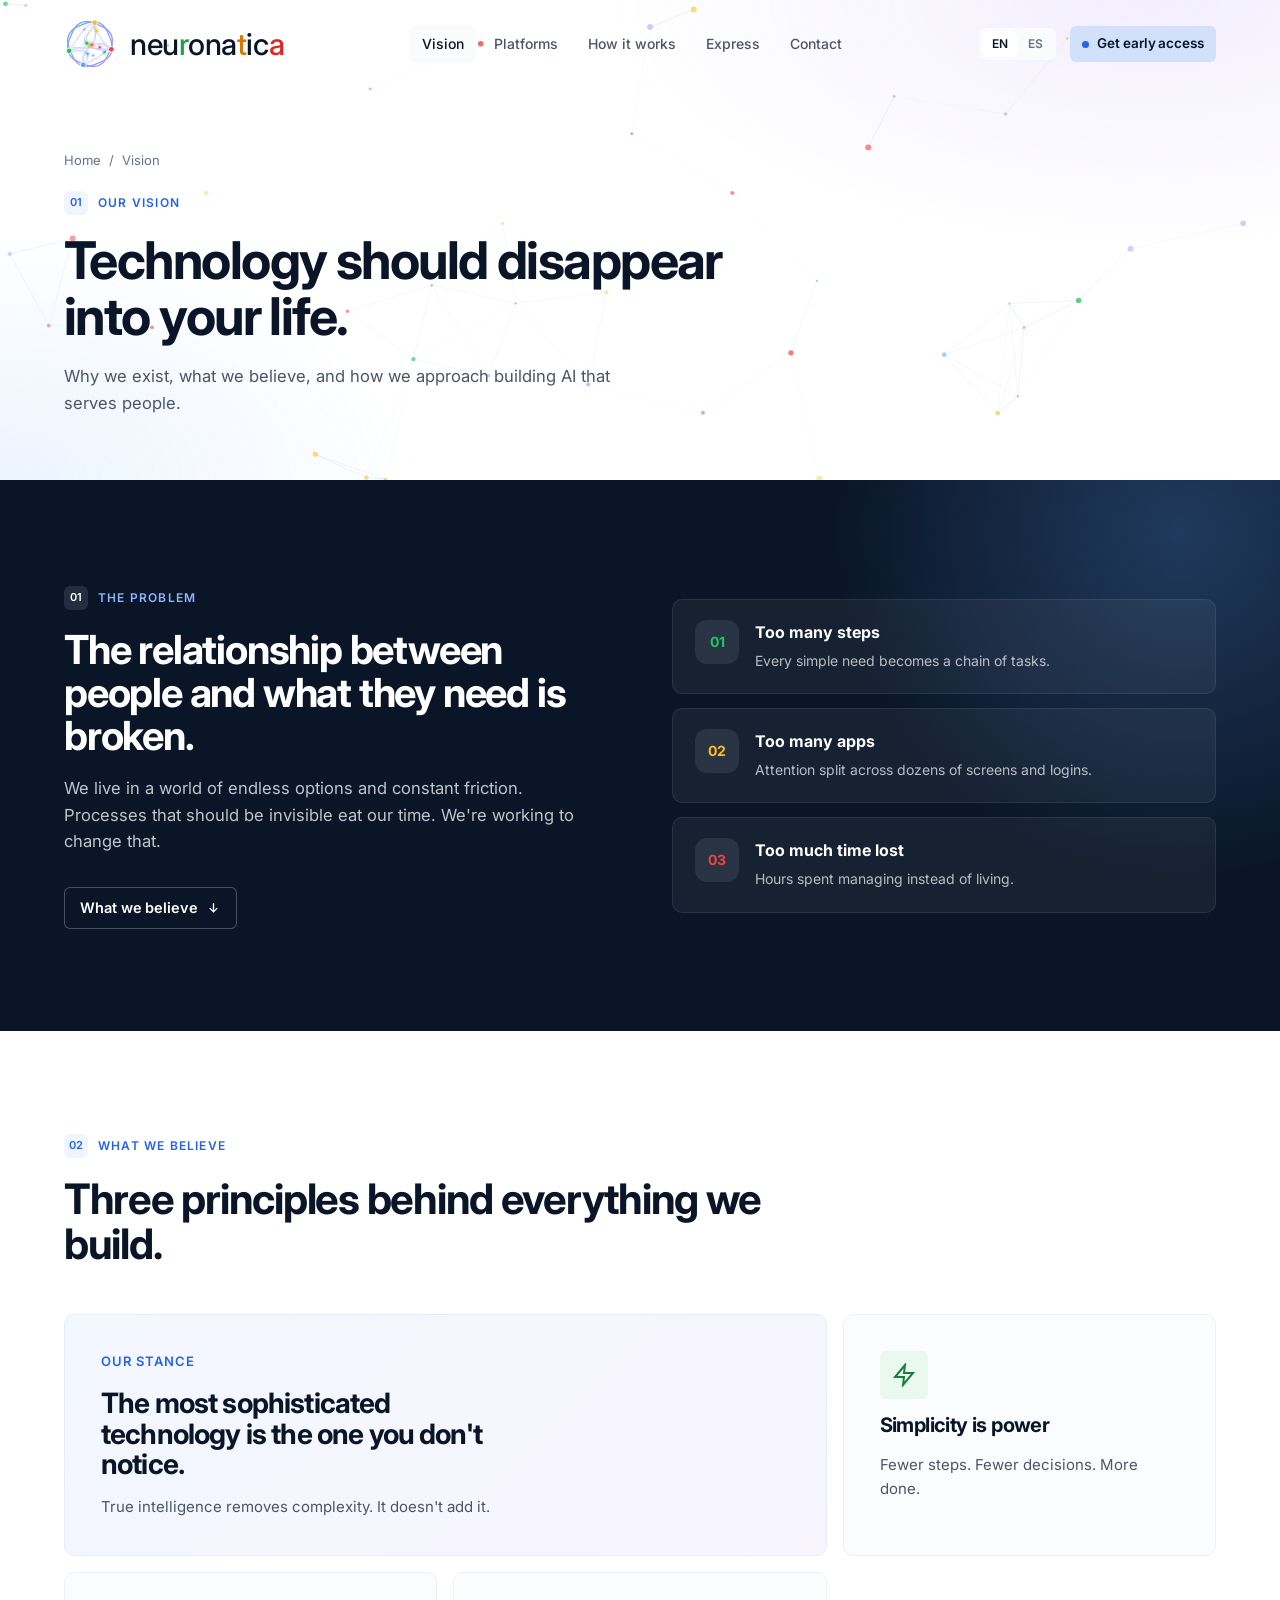
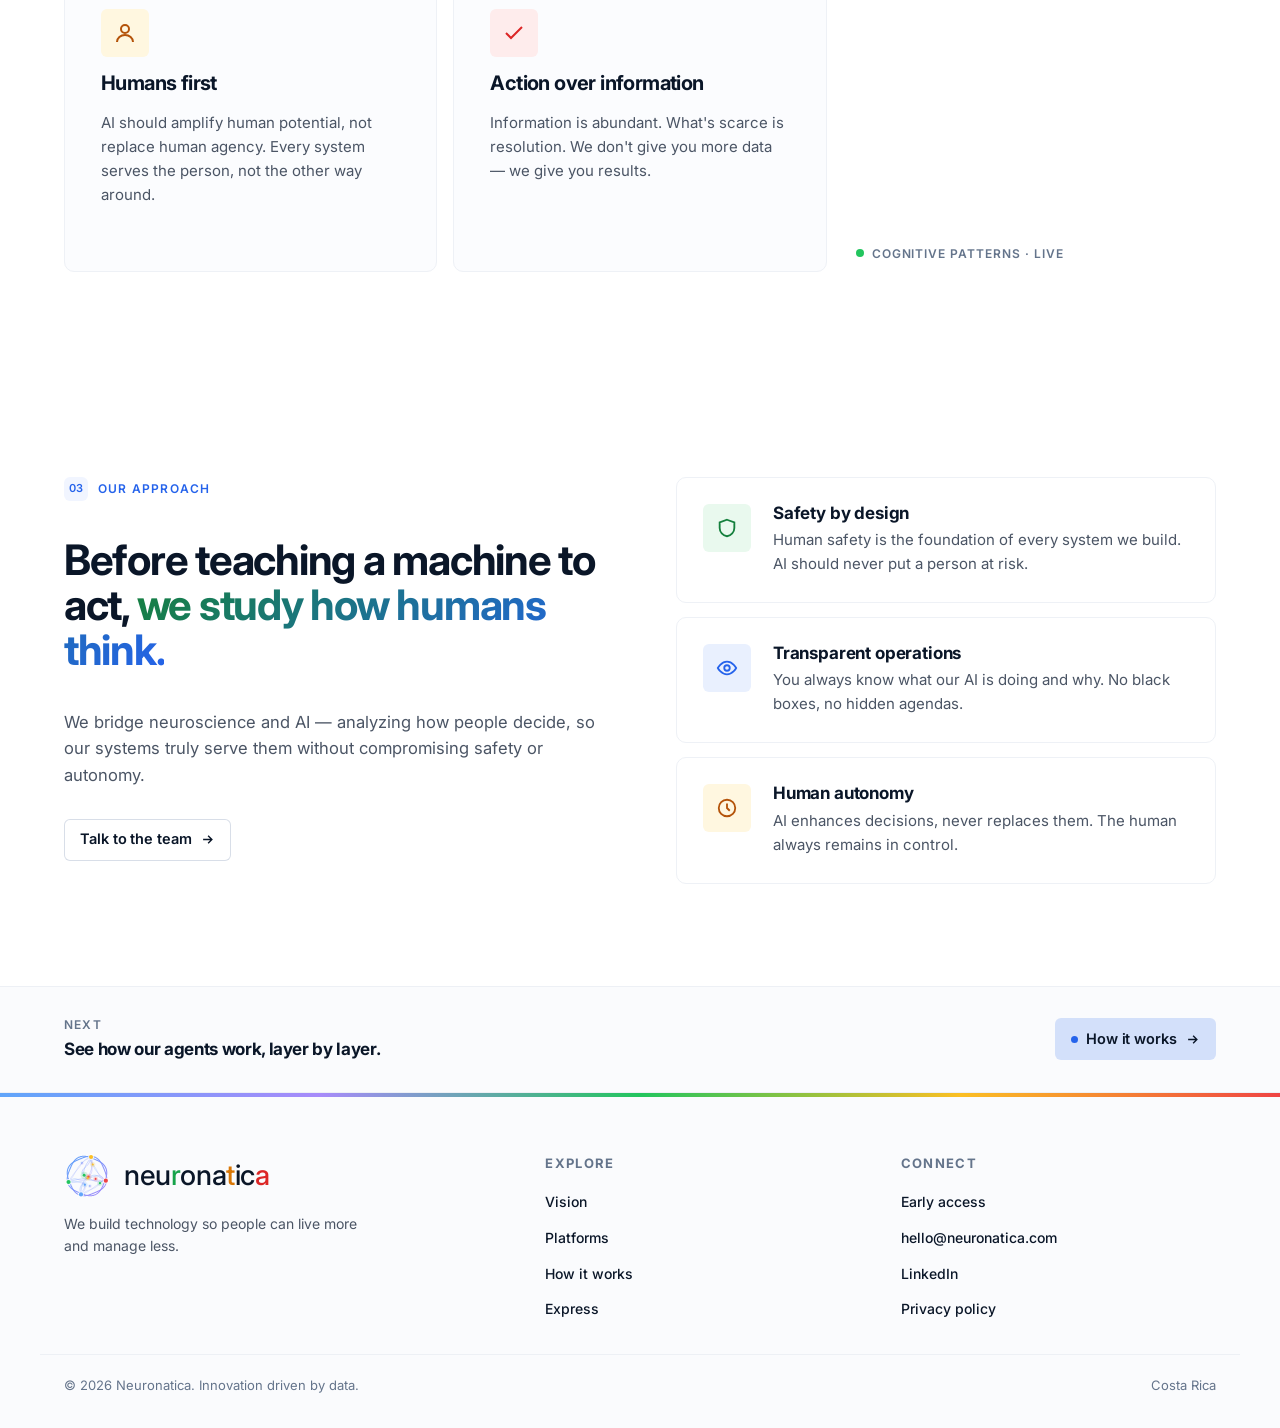
<file: vision.html>
<!DOCTYPE html>
<html lang="en">
<head>
<meta charset="UTF-8">
<meta name="viewport" content="width=device-width, initial-scale=1.0">
<title>Our Vision — Neuronatica</title>
<meta name="description" content="Why Neuronatica exists, what we believe, and how we approach human-centered AI.">
<link rel="preconnect" href="https://fonts.googleapis.com">
<link href="https://fonts.googleapis.com/css2?family=Inter:wght@400;500;600;700;800&display=swap" rel="stylesheet">
<link rel="icon" type="image/svg+xml" href="favicon.svg">
<link rel="icon" type="image/png" sizes="32x32" href="favicon-32x32.png">
<link rel="icon" type="image/png" sizes="16x16" href="favicon-16x16.png">
<link rel="shortcut icon" href="favicon.ico">
<link rel="apple-touch-icon" sizes="180x180" href="apple-touch-icon.png">
<link rel="manifest" href="site.webmanifest">
<link rel="canonical" href="https://jmarinpuravida-neuronatica.github.io/neuronatica-website/vision.html">
<meta property="og:type" content="website">
<meta property="og:site_name" content="Neuronatica">
<meta property="og:title" content="Our Vision — Neuronatica">
<meta property="og:description" content="Why Neuronatica exists, what we believe, and how we approach human-centered AI.">
<meta property="og:url" content="https://jmarinpuravida-neuronatica.github.io/neuronatica-website/vision.html">
<meta property="og:image" content="https://jmarinpuravida-neuronatica.github.io/neuronatica-website/assets/og-image.png">
<meta property="og:image:width" content="1200">
<meta property="og:image:height" content="630">
<meta name="twitter:card" content="summary_large_image">
<meta name="twitter:title" content="Our Vision — Neuronatica">
<meta name="twitter:description" content="Why Neuronatica exists, what we believe, and how we approach human-centered AI.">
<meta name="twitter:image" content="https://jmarinpuravida-neuronatica.github.io/neuronatica-website/assets/og-image.png">
<meta name="theme-color" content="#ffffff">
<script>if('scrollRestoration' in history)history.scrollRestoration='manual';if(!location.hash)scrollTo(0,0);</script>
<script>(function(){try{var l=localStorage.getItem('nn-lang');if(l){document.documentElement.lang=l;if(l!=='en')document.documentElement.classList.add('lang-pending');}}catch(e){}})();</script>
<style>html.lang-pending body{visibility:hidden}</style>
<link rel="stylesheet" href="assets/styles.css">
</head>
<body>
<nav id="nav">
  <div class="nav-in">
    <a href="index.html" class="logo" aria-label="Neuronatica home">
      <svg viewBox="0 0 64 64" fill="none" aria-hidden="true"><defs><linearGradient id="nn-g" x1="0" y1="0" x2="1" y2="1"><stop offset="0" stop-color="#60a5fa"/><stop offset="1" stop-color="#a78bfa"/></linearGradient></defs><path d="M59.00 32.00L59.14 32.71L59.25 33.43L59.35 34.15L59.42 34.88L59.46 35.62L59.48 36.35L59.47 37.09L59.43 37.83L59.36 38.57L59.25 39.30L59.11 40.03L58.94 40.75L58.74 41.47L58.51 42.17L58.24 42.87L57.94 43.55L57.61 44.21L57.24 44.86L56.85 45.49L56.43 46.11L55.99 46.70L55.52 47.27L55.02 47.82L54.51 48.35L53.98 48.86L53.43 49.35L52.86 49.82L52.28 50.26L51.69 50.69L51.09 51.09L50.48 51.48L49.87 51.85L49.25 52.20L48.63 52.54L48.01 52.87L47.39 53.18L46.76 53.48L46.14 53.77L45.52 54.06L44.89 54.33L44.27 54.60L43.65 54.87L43.03 55.13L42.42 55.39L41.80 55.65L41.18 55.91L40.56 56.16L39.93 56.41L39.31 56.66L38.67 56.91L38.04 57.15L37.40 57.39L36.75 57.63L36.10 57.85L35.43 58.07L34.76 58.29L34.08 58.49L33.40 58.67L32.70 58.84L32.00 59.00L31.29 59.14L30.57 59.25L29.85 59.35L29.12 59.42L28.38 59.46L27.65 59.48L26.91 59.47L26.17 59.43L25.43 59.36L24.70 59.25L23.97 59.11L23.25 58.94L22.53 58.74L21.83 58.51L21.13 58.24L20.45 57.94L19.79 57.61L19.14 57.24L18.51 56.85L17.89 56.43L17.30 55.99L16.73 55.52L16.18 55.02L15.65 54.51L15.14 53.98L14.65 53.43L14.18 52.86L13.74 52.28L13.31 51.69L12.91 51.09L12.52 50.48L12.15 49.87L11.80 49.25L11.46 48.63L11.13 48.01L10.82 47.39L10.52 46.76L10.23 46.14L9.94 45.52L9.67 44.89L9.40 44.27L9.13 43.65L8.87 43.03L8.61 42.42L8.35 41.80L8.09 41.18L7.84 40.56L7.59 39.93L7.34 39.31L7.09 38.67L6.85 38.04L6.61 37.40L6.37 36.75L6.15 36.10L5.93 35.43L5.71 34.76L5.51 34.08L5.33 33.40L5.16 32.70L5.00 32.00L4.86 31.29L4.75 30.57L4.65 29.85L4.58 29.12L4.54 28.38L4.52 27.65L4.53 26.91L4.57 26.17L4.64 25.43L4.75 24.70L4.89 23.97L5.06 23.25L5.26 22.53L5.49 21.83L5.76 21.13L6.06 20.45L6.39 19.79L6.76 19.14L7.15 18.51L7.57 17.89L8.01 17.30L8.48 16.73L8.98 16.18L9.49 15.65L10.02 15.14L10.57 14.65L11.14 14.18L11.72 13.74L12.31 13.31L12.91 12.91L13.52 12.52L14.13 12.15L14.75 11.80L15.37 11.46L15.99 11.13L16.61 10.82L17.24 10.52L17.86 10.23L18.48 9.94L19.11 9.67L19.73 9.40L20.35 9.13L20.97 8.87L21.58 8.61L22.20 8.35L22.82 8.09L23.44 7.84L24.07 7.59L24.69 7.34L25.33 7.09L25.96 6.85L26.60 6.61L27.25 6.37L27.90 6.15L28.57 5.93L29.24 5.71L29.92 5.51L30.60 5.33L31.30 5.16L32.00 5.00L32.71 4.86L33.43 4.75L34.15 4.65L34.88 4.58L35.62 4.54L36.35 4.52L37.09 4.53L37.83 4.57L38.57 4.64L39.30 4.75L40.03 4.89L40.75 5.06L41.47 5.26L42.17 5.49L42.87 5.76L43.55 6.06L44.21 6.39L44.86 6.76L45.49 7.15L46.11 7.57L46.70 8.01L47.27 8.48L47.82 8.98L48.35 9.49L48.86 10.02L49.35 10.57L49.82 11.14L50.26 11.72L50.69 12.31L51.09 12.91L51.48 13.52L51.85 14.13L52.20 14.75L52.54 15.37L52.87 15.99L53.18 16.61L53.48 17.24L53.77 17.86L54.06 18.48L54.33 19.11L54.60 19.73L54.87 20.35L55.13 20.97L55.39 21.58L55.65 22.20L55.91 22.82L56.16 23.44L56.41 24.07L56.66 24.69L56.91 25.33L57.15 25.96L57.39 26.60L57.63 27.25L57.85 27.90L58.07 28.57L58.29 29.24L58.49 29.92L58.67 30.60L58.84 31.30L59.00 32.00Z" stroke="url(#nn-g)" stroke-width="1.5"/><path d="M59.00 32.00L58.84 32.70L58.67 33.40L58.49 34.08L58.29 34.76L58.07 35.43L57.85 36.10L57.63 36.75L57.39 37.40L57.15 38.04L56.91 38.67L56.66 39.31L56.41 39.93L56.16 40.56L55.91 41.18L55.65 41.80L55.39 42.42L55.13 43.03L54.87 43.65L54.60 44.27L54.33 44.89L54.06 45.52L53.77 46.14L53.48 46.76L53.18 47.39L52.87 48.01L52.54 48.63L52.20 49.25L51.85 49.87L51.48 50.48L51.09 51.09L50.69 51.69L50.26 52.28L49.82 52.86L49.35 53.43L48.86 53.98L48.35 54.51L47.82 55.02L47.27 55.52L46.70 55.99L46.11 56.43L45.49 56.85L44.86 57.24L44.21 57.61L43.55 57.94L42.87 58.24L42.17 58.51L41.47 58.74L40.75 58.94L40.03 59.11L39.30 59.25L38.57 59.36L37.83 59.43L37.09 59.47L36.35 59.48L35.62 59.46L34.88 59.42L34.15 59.35L33.43 59.25L32.71 59.14L32.00 59.00L31.30 58.84L30.60 58.67L29.92 58.49L29.24 58.29L28.57 58.07L27.90 57.85L27.25 57.63L26.60 57.39L25.96 57.15L25.33 56.91L24.69 56.66L24.07 56.41L23.44 56.16L22.82 55.91L22.20 55.65L21.58 55.39L20.97 55.13L20.35 54.87L19.73 54.60L19.11 54.33L18.48 54.06L17.86 53.77L17.24 53.48L16.61 53.18L15.99 52.87L15.37 52.54L14.75 52.20L14.13 51.85L13.52 51.48L12.91 51.09L12.31 50.69L11.72 50.26L11.14 49.82L10.57 49.35L10.02 48.86L9.49 48.35L8.98 47.82L8.48 47.27L8.01 46.70L7.57 46.11L7.15 45.49L6.76 44.86L6.39 44.21L6.06 43.55L5.76 42.87L5.49 42.17L5.26 41.47L5.06 40.75L4.89 40.03L4.75 39.30L4.64 38.57L4.57 37.83L4.53 37.09L4.52 36.35L4.54 35.62L4.58 34.88L4.65 34.15L4.75 33.43L4.86 32.71L5.00 32.00L5.16 31.30L5.33 30.60L5.51 29.92L5.71 29.24L5.93 28.57L6.15 27.90L6.37 27.25L6.61 26.60L6.85 25.96L7.09 25.33L7.34 24.69L7.59 24.07L7.84 23.44L8.09 22.82L8.35 22.20L8.61 21.58L8.87 20.97L9.13 20.35L9.40 19.73L9.67 19.11L9.94 18.48L10.23 17.86L10.52 17.24L10.82 16.61L11.13 15.99L11.46 15.37L11.80 14.75L12.15 14.13L12.52 13.52L12.91 12.91L13.31 12.31L13.74 11.72L14.18 11.14L14.65 10.57L15.14 10.02L15.65 9.49L16.18 8.98L16.73 8.48L17.30 8.01L17.89 7.57L18.51 7.15L19.14 6.76L19.79 6.39L20.45 6.06L21.13 5.76L21.83 5.49L22.53 5.26L23.25 5.06L23.97 4.89L24.70 4.75L25.43 4.64L26.17 4.57L26.91 4.53L27.65 4.52L28.38 4.54L29.12 4.58L29.85 4.65L30.57 4.75L31.29 4.86L32.00 5.00L32.70 5.16L33.40 5.33L34.08 5.51L34.76 5.71L35.43 5.93L36.10 6.15L36.75 6.37L37.40 6.61L38.04 6.85L38.67 7.09L39.31 7.34L39.93 7.59L40.56 7.84L41.18 8.09L41.80 8.35L42.42 8.61L43.03 8.87L43.65 9.13L44.27 9.40L44.89 9.67L45.52 9.94L46.14 10.23L46.76 10.52L47.39 10.82L48.01 11.13L48.63 11.46L49.25 11.80L49.87 12.15L50.48 12.52L51.09 12.91L51.69 13.31L52.28 13.74L52.86 14.18L53.43 14.65L53.98 15.14L54.51 15.65L55.02 16.18L55.52 16.73L55.99 17.30L56.43 17.89L56.85 18.51L57.24 19.14L57.61 19.79L57.94 20.45L58.24 21.13L58.51 21.83L58.74 22.53L58.94 23.25L59.11 23.97L59.25 24.70L59.36 25.43L59.43 26.17L59.47 26.91L59.48 27.65L59.46 28.38L59.42 29.12L59.35 29.85L59.25 30.57L59.14 31.29L59.00 32.00Z" stroke="url(#nn-g)" stroke-width="1.5"/><path d="M37.61 5.59L37.29 6.18L36.96 6.76L36.62 7.32L36.27 7.87L35.93 8.41L35.58 8.94L35.23 9.46L34.88 9.96L34.54 10.46L34.20 10.96L33.86 11.45L33.53 11.93L33.20 12.41L32.88 12.89L32.57 13.37L32.27 13.85L31.97 14.33L31.68 14.80L31.41 15.28L31.14 15.76L30.88 16.23L30.62 16.71L30.38 17.19L30.15 17.66L29.93 18.14L29.72 18.61L29.51 19.08L29.32 19.54L29.14 20.00L28.96 20.46L28.80 20.90L28.65 21.34L28.50 21.78L28.37 22.20L28.24 22.61L28.13 23.01L28.02 23.40L27.92 23.77L27.83 24.13L27.75 24.48L27.68 24.81L27.61 25.14L27.55 25.45L27.49 25.74L27.44 26.03L27.39 26.32L27.35 26.59L27.32 26.87L27.28 27.15L27.26 27.43L27.24 27.73L27.24 28.03L27.25 28.35L27.28 28.68L27.33 29.03L27.41 29.40L27.51 29.78L27.64 30.17L27.80 30.58L28.00 31.00" stroke="url(#nn-g)" stroke-width="0.62" stroke-linecap="round" opacity="0.9"/><path d="M37.61 5.59L37.50 6.26L37.38 6.92L37.23 7.58L37.08 8.23L36.91 8.86L36.72 9.49L36.52 10.11L36.30 10.71L36.07 11.30L35.83 11.88L35.56 12.44L35.29 12.99L35.00 13.53L34.70 14.05L34.38 14.55L34.06 15.04L33.72 15.51L33.38 15.97L33.03 16.41L32.67 16.83L32.30 17.24L31.93 17.64L31.56 18.03L31.18 18.40L30.81 18.76L30.43 19.12L30.06 19.46L29.69 19.80L29.32 20.13L28.96 20.46L28.61 20.78L28.27 21.10L27.94 21.43L27.61 21.75L27.30 22.08L27.01 22.41L26.73 22.74L26.47 23.09L26.23 23.44L26.01 23.80L25.82 24.16L25.65 24.54L25.50 24.92L25.39 25.31L25.31 25.71L25.26 26.11L25.24 26.51L25.26 26.92L25.32 27.32L25.41 27.71L25.54 28.10L25.70 28.47L25.89 28.83L26.11 29.18L26.36 29.52L26.64 29.83L26.95 30.14L27.28 30.44L27.63 30.72L28.00 31.00" stroke="url(#nn-g)" stroke-width="0.62" stroke-linecap="round" opacity="0.9"/><path d="M28.00 31.00L28.22 31.42L28.45 31.84L28.69 32.25L28.94 32.65L29.21 33.04L29.49 33.43L29.78 33.80L30.09 34.16L30.41 34.51L30.75 34.84L31.10 35.16L31.47 35.46L31.85 35.75L32.24 36.01L32.65 36.26L33.07 36.49L33.50 36.71L33.94 36.90L34.40 37.07L34.86 37.23L35.33 37.37L35.81 37.49L36.29 37.59L36.79 37.67L37.28 37.75L37.79 37.80L38.30 37.85L38.81 37.88L39.32 37.90L39.84 37.91L40.37 37.92L40.90 37.91L41.43 37.91L41.96 37.90L42.50 37.88L43.04 37.87L43.59 37.85L44.14 37.84L44.70 37.83L45.26 37.82L45.82 37.81L46.40 37.81L46.98 37.82L47.57 37.83L48.16 37.85L48.76 37.87L49.37 37.89L49.99 37.93L50.62 37.96L51.26 38.01L51.91 38.05L52.57 38.10L53.23 38.16L53.91 38.21L54.60 38.27L55.30 38.33L56.01 38.38L56.73 38.44L57.46 38.49L58.20 38.53" stroke="url(#nn-g)" stroke-width="0.62" stroke-linecap="round" opacity="0.9"/><path d="M28.00 31.00L28.39 31.27L28.77 31.53L29.16 31.78L29.55 32.02L29.94 32.25L30.33 32.47L30.71 32.69L31.09 32.91L31.47 33.12L31.85 33.33L32.23 33.54L32.60 33.75L32.98 33.96L33.35 34.17L33.72 34.39L34.10 34.61L34.47 34.83L34.85 35.05L35.23 35.28L35.61 35.52L36.00 35.75L36.39 35.99L36.79 36.23L37.20 36.48L37.62 36.72L38.04 36.96L38.48 37.20L38.92 37.44L39.38 37.68L39.84 37.91L40.32 38.14L40.81 38.35L41.31 38.56L41.82 38.76L42.34 38.95L42.87 39.12L43.41 39.29L43.96 39.43L44.53 39.57L45.10 39.68L45.68 39.78L46.27 39.87L46.87 39.93L47.48 39.98L48.10 40.00L48.73 40.01L49.36 40.01L50.00 39.98L50.65 39.94L51.30 39.88L51.96 39.80L52.63 39.71L53.30 39.60L53.98 39.48L54.67 39.35L55.36 39.20L56.06 39.05L56.77 38.88L57.48 38.71L58.20 38.53" stroke="url(#nn-g)" stroke-width="0.62" stroke-linecap="round" opacity="0.9"/><path d="M6.32 40.34L6.90 40.07L7.46 39.83L8.01 39.61L8.54 39.41L9.06 39.23L9.57 39.07L10.06 38.92L10.54 38.79L11.00 38.67L11.46 38.56L11.90 38.45L12.33 38.35L12.74 38.26L13.16 38.17L13.56 38.09L13.96 38.00L14.35 37.92L14.74 37.83L15.13 37.75L15.52 37.66L15.90 37.58L16.29 37.49L16.68 37.40L17.07 37.31L17.46 37.23L17.86 37.14L18.26 37.05L18.66 36.96L19.06 36.88L19.46 36.80L19.87 36.71L20.27 36.63L20.68 36.56L21.09 36.48L21.49 36.41L21.90 36.35L22.31 36.28L22.71 36.22L23.12 36.17L23.53 36.12L23.93 36.07L24.34 36.03L24.75 35.99L25.17 35.96L25.58 35.93L26.01 35.90L26.44 35.87L26.87 35.84L27.32 35.81L27.77 35.78L28.23 35.75L28.71 35.71L29.20 35.66L29.70 35.61L30.21 35.54L30.74 35.47L31.28 35.38L31.84 35.27L32.41 35.15L33.00 35.00" stroke="url(#nn-g)" stroke-width="0.56" stroke-linecap="round" opacity="0.9"/><path d="M6.32 40.34L6.78 39.90L7.24 39.48L7.70 39.08L8.15 38.71L8.61 38.35L9.06 38.02L9.52 37.72L9.97 37.43L10.43 37.17L10.88 36.94L11.34 36.73L11.80 36.55L12.25 36.39L12.71 36.25L13.16 36.15L13.61 36.06L14.06 36.00L14.51 35.96L14.94 35.95L15.38 35.95L15.81 35.98L16.23 36.02L16.65 36.08L17.06 36.15L17.47 36.24L17.88 36.33L18.28 36.44L18.67 36.55L19.07 36.67L19.46 36.80L19.86 36.92L20.25 37.04L20.64 37.17L21.04 37.29L21.44 37.40L21.85 37.51L22.26 37.61L22.67 37.70L23.09 37.77L23.52 37.83L23.95 37.88L24.39 37.91L24.83 37.93L25.29 37.92L25.74 37.90L26.20 37.86L26.67 37.79L27.14 37.70L27.62 37.59L28.09 37.46L28.57 37.31L29.06 37.14L29.54 36.94L30.03 36.72L30.52 36.49L31.01 36.23L31.50 35.95L32.00 35.65L32.50 35.34L33.00 35.00" stroke="url(#nn-g)" stroke-width="0.56" stroke-linecap="round" opacity="0.9"/><path d="M33.00 35.00L33.59 34.85L34.16 34.70L34.72 34.57L35.26 34.44L35.79 34.31L36.31 34.19L36.81 34.07L37.30 33.96L37.78 33.84L38.24 33.73L38.68 33.62L39.11 33.51L39.53 33.41L39.94 33.30L40.34 33.19L40.73 33.07L41.10 32.96L41.47 32.85L41.83 32.74L42.19 32.63L42.54 32.51L42.88 32.40L43.23 32.29L43.58 32.18L43.92 32.08L44.27 31.98L44.63 31.89L44.99 31.80L45.35 31.73L45.72 31.66L46.09 31.61L46.48 31.57L46.86 31.54L47.26 31.54L47.66 31.55L48.06 31.57L48.47 31.62L48.88 31.69L49.29 31.78L49.71 31.89L50.12 32.03L50.54 32.18L50.96 32.36L51.38 32.56L51.79 32.78L52.21 33.03L52.62 33.29L53.04 33.58L53.45 33.89L53.87 34.22L54.28 34.57L54.70 34.94L55.12 35.33L55.54 35.74L55.97 36.16L56.40 36.60L56.84 37.06L57.28 37.54L57.73 38.03L58.20 38.53" stroke="url(#nn-g)" stroke-width="0.56" stroke-linecap="round" opacity="0.9"/><path d="M33.00 35.00L33.50 34.66L33.99 34.33L34.47 34.01L34.95 33.70L35.41 33.40L35.87 33.11L36.32 32.84L36.77 32.59L37.21 32.34L37.65 32.12L38.09 31.91L38.52 31.73L38.96 31.56L39.39 31.41L39.81 31.28L40.24 31.17L40.66 31.08L41.08 31.01L41.50 30.96L41.91 30.93L42.32 30.93L42.72 30.94L43.12 30.97L43.51 31.02L43.90 31.09L44.28 31.18L44.65 31.28L45.01 31.39L45.37 31.52L45.72 31.66L46.06 31.81L46.40 31.97L46.73 32.14L47.06 32.32L47.38 32.50L47.71 32.68L48.03 32.87L48.36 33.07L48.69 33.26L49.02 33.46L49.36 33.66L49.71 33.87L50.07 34.08L50.43 34.29L50.81 34.50L51.20 34.72L51.61 34.94L52.03 35.17L52.46 35.40L52.91 35.64L53.37 35.89L53.85 36.14L54.34 36.40L54.85 36.67L55.37 36.95L55.91 37.24L56.46 37.55L57.03 37.86L57.61 38.19L58.20 38.53" stroke="url(#nn-g)" stroke-width="0.56" stroke-linecap="round" opacity="0.9"/><path d="M37.61 5.59L37.61 6.14L37.60 6.69L37.59 7.24L37.59 7.78L37.58 8.32L37.58 8.86L37.58 9.39L37.58 9.92L37.59 10.44L37.60 10.96L37.61 11.48L37.64 11.99L37.66 12.50L37.70 13.00L37.74 13.50L37.78 14.00L37.83 14.49L37.89 14.98L37.95 15.47L38.01 15.95L38.08 16.44L38.15 16.92L38.22 17.39L38.30 17.87L38.37 18.34L38.45 18.82L38.52 19.29L38.59 19.76L38.65 20.24L38.71 20.71L38.77 21.18L38.81 21.65L38.85 22.12L38.87 22.59L38.89 23.06L38.89 23.52L38.88 23.99L38.85 24.45L38.81 24.91L38.75 25.37L38.67 25.83L38.58 26.28L38.46 26.72L38.33 27.16L38.19 27.59L38.02 28.02L37.83 28.44L37.63 28.85L37.41 29.25L37.17 29.64L36.91 30.02L36.64 30.40L36.35 30.76L36.05 31.11L35.74 31.45L35.41 31.78L35.07 32.10L34.73 32.41L34.37 32.71L34.00 33.00" stroke="url(#nn-g)" stroke-width="0.53" stroke-linecap="round" opacity="0.9"/><path d="M37.61 5.59L37.79 6.11L37.97 6.63L38.14 7.15L38.31 7.67L38.47 8.19L38.62 8.71L38.77 9.23L38.91 9.75L39.03 10.26L39.15 10.78L39.25 11.30L39.34 11.81L39.42 12.33L39.48 12.84L39.53 13.36L39.57 13.87L39.59 14.38L39.60 14.89L39.59 15.39L39.57 15.90L39.53 16.40L39.49 16.89L39.43 17.39L39.36 17.88L39.27 18.36L39.18 18.84L39.08 19.31L38.96 19.78L38.84 20.25L38.71 20.71L38.58 21.16L38.44 21.61L38.30 22.05L38.15 22.48L38.00 22.91L37.85 23.33L37.70 23.75L37.54 24.16L37.39 24.57L37.24 24.98L37.09 25.38L36.94 25.78L36.79 26.17L36.65 26.57L36.50 26.96L36.36 27.35L36.21 27.75L36.07 28.14L35.92 28.54L35.78 28.93L35.63 29.33L35.48 29.73L35.32 30.13L35.16 30.54L34.99 30.94L34.81 31.35L34.63 31.76L34.43 32.18L34.22 32.59L34.00 33.00" stroke="url(#nn-g)" stroke-width="0.53" stroke-linecap="round" opacity="0.9"/><path d="M34.00 33.00L33.63 33.29L33.26 33.57L32.89 33.85L32.52 34.13L32.15 34.42L31.79 34.70L31.43 34.99L31.08 35.28L30.73 35.57L30.39 35.87L30.05 36.17L29.73 36.49L29.41 36.80L29.10 37.13L28.80 37.46L28.51 37.81L28.23 38.16L27.96 38.51L27.70 38.88L27.45 39.25L27.21 39.63L26.99 40.02L26.77 40.41L26.57 40.81L26.38 41.21L26.20 41.62L26.03 42.03L25.87 42.45L25.72 42.87L25.58 43.29L25.45 43.71L25.33 44.13L25.21 44.55L25.11 44.97L25.00 45.40L24.91 45.82L24.82 46.24L24.73 46.66L24.65 47.09L24.57 47.51L24.49 47.94L24.42 48.37L24.34 48.80L24.27 49.24L24.20 49.68L24.12 50.13L24.06 50.59L23.99 51.05L23.92 51.53L23.86 52.02L23.80 52.52L23.75 53.03L23.70 53.56L23.66 54.10L23.63 54.66L23.61 55.23L23.60 55.82L23.61 56.42L23.62 57.04L23.66 57.68" stroke="url(#nn-g)" stroke-width="0.53" stroke-linecap="round" opacity="0.9"/><path d="M34.00 33.00L33.77 33.41L33.54 33.82L33.30 34.22L33.06 34.62L32.82 35.02L32.57 35.41L32.32 35.80L32.07 36.18L31.81 36.55L31.54 36.92L31.27 37.28L31.00 37.63L30.72 37.98L30.44 38.31L30.16 38.65L29.87 38.97L29.57 39.29L29.27 39.61L28.97 39.92L28.67 40.22L28.36 40.53L28.05 40.83L27.74 41.13L27.43 41.43L27.12 41.73L26.81 42.03L26.49 42.34L26.19 42.65L25.88 42.96L25.58 43.29L25.28 43.62L24.99 43.96L24.71 44.31L24.44 44.67L24.18 45.04L23.93 45.42L23.69 45.82L23.47 46.22L23.26 46.64L23.07 47.07L22.90 47.52L22.75 47.97L22.62 48.44L22.51 48.92L22.42 49.41L22.35 49.91L22.30 50.42L22.28 50.93L22.28 51.46L22.30 51.99L22.35 52.53L22.41 53.08L22.50 53.63L22.61 54.19L22.74 54.75L22.89 55.33L23.05 55.90L23.24 56.49L23.44 57.08L23.66 57.68" stroke="url(#nn-g)" stroke-width="0.53" stroke-linecap="round" opacity="0.9"/><path d="M6.32 40.34L6.74 40.46L7.16 40.57L7.59 40.67L8.02 40.76L8.45 40.84L8.88 40.92L9.31 40.99L9.75 41.04L10.18 41.09L10.61 41.13L11.05 41.16L11.48 41.17L11.91 41.18L12.34 41.17L12.77 41.16L13.20 41.14L13.62 41.10L14.05 41.06L14.47 41.01L14.89 40.95L15.30 40.89L15.72 40.82L16.13 40.74L16.54 40.66L16.95 40.58L17.35 40.50L17.76 40.41L18.16 40.33L18.56 40.25L18.96 40.17L19.36 40.10L19.76 40.03L20.16 39.97L20.56 39.91L20.96 39.87L21.35 39.84L21.75 39.82L22.14 39.81L22.53 39.82L22.92 39.84L23.30 39.89L23.69 39.94L24.06 40.02L24.44 40.11L24.80 40.23L25.16 40.36L25.51 40.51L25.86 40.68L26.19 40.87L26.51 41.08L26.82 41.30L27.12 41.55L27.40 41.80L27.67 42.08L27.92 42.37L28.17 42.67L28.39 42.99L28.61 43.31L28.81 43.65L29.00 44.00" stroke="url(#nn-g)" stroke-width="0.46" stroke-linecap="round" opacity="0.9"/><path d="M6.32 40.34L6.75 40.29L7.18 40.23L7.61 40.17L8.03 40.10L8.46 40.04L8.88 39.97L9.31 39.90L9.73 39.84L10.15 39.78L10.58 39.73L11.00 39.68L11.43 39.63L11.85 39.59L12.27 39.56L12.70 39.54L13.12 39.53L13.55 39.52L13.97 39.52L14.40 39.53L14.82 39.55L15.25 39.58L15.67 39.62L16.09 39.66L16.51 39.71L16.93 39.77L17.34 39.84L17.75 39.91L18.16 39.99L18.56 40.08L18.96 40.17L19.36 40.27L19.75 40.36L20.13 40.47L20.51 40.57L20.88 40.68L21.24 40.78L21.60 40.89L21.95 41.00L22.30 41.11L22.64 41.22L22.98 41.33L23.31 41.44L23.63 41.54L23.95 41.65L24.27 41.76L24.59 41.86L24.90 41.97L25.21 42.08L25.52 42.19L25.83 42.31L26.15 42.43L26.46 42.56L26.77 42.69L27.09 42.84L27.41 42.99L27.73 43.16L28.04 43.35L28.36 43.55L28.68 43.76L29.00 44.00" stroke="url(#nn-g)" stroke-width="0.46" stroke-linecap="round" opacity="0.9"/><path d="M29.00 44.00L29.01 44.40L29.01 44.78L28.99 45.16L28.97 45.52L28.94 45.86L28.91 46.20L28.86 46.53L28.81 46.84L28.75 47.14L28.69 47.43L28.62 47.72L28.54 47.99L28.46 48.25L28.37 48.50L28.28 48.75L28.19 48.98L28.09 49.21L27.99 49.44L27.89 49.65L27.78 49.86L27.67 50.07L27.56 50.27L27.45 50.46L27.34 50.65L27.22 50.84L27.10 51.03L26.98 51.21L26.86 51.39L26.74 51.57L26.62 51.75L26.49 51.93L26.37 52.10L26.24 52.28L26.12 52.46L25.99 52.63L25.87 52.81L25.74 52.99L25.62 53.17L25.49 53.35L25.37 53.54L25.25 53.72L25.13 53.91L25.01 54.09L24.90 54.29L24.79 54.48L24.68 54.67L24.57 54.87L24.47 55.07L24.37 55.27L24.28 55.48L24.19 55.69L24.11 55.90L24.03 56.11L23.96 56.33L23.89 56.54L23.83 56.77L23.78 56.99L23.73 57.22L23.69 57.45L23.66 57.68" stroke="url(#nn-g)" stroke-width="0.46" stroke-linecap="round" opacity="0.9"/><path d="M29.00 44.00L29.08 44.39L29.16 44.77L29.22 45.14L29.27 45.51L29.32 45.86L29.35 46.21L29.38 46.55L29.39 46.88L29.40 47.21L29.40 47.53L29.39 47.84L29.37 48.14L29.35 48.44L29.31 48.73L29.27 49.02L29.21 49.30L29.15 49.57L29.09 49.84L29.01 50.10L28.93 50.35L28.84 50.60L28.75 50.85L28.64 51.08L28.54 51.31L28.42 51.54L28.31 51.76L28.18 51.97L28.06 52.18L27.93 52.38L27.79 52.58L27.66 52.77L27.52 52.95L27.38 53.14L27.23 53.32L27.09 53.49L26.94 53.66L26.79 53.83L26.65 53.99L26.50 54.15L26.35 54.31L26.20 54.47L26.05 54.62L25.90 54.78L25.75 54.93L25.61 55.08L25.46 55.23L25.32 55.39L25.17 55.54L25.03 55.70L24.89 55.86L24.76 56.02L24.62 56.18L24.49 56.35L24.36 56.52L24.23 56.70L24.11 56.88L23.99 57.07L23.87 57.27L23.76 57.47L23.66 57.68" stroke="url(#nn-g)" stroke-width="0.46" stroke-linecap="round" opacity="0.9"/><path d="M58.20 38.53L57.80 38.23L57.42 37.92L57.04 37.60L56.67 37.27L56.30 36.94L55.94 36.60L55.58 36.26L55.23 35.91L54.88 35.56L54.53 35.21L54.18 34.85L53.83 34.50L53.48 34.14L53.13 33.77L52.78 33.41L52.42 33.05L52.07 32.68L51.71 32.31L51.35 31.94L50.99 31.57L50.63 31.20L50.26 30.83L49.90 30.45L49.53 30.08L49.16 29.70L48.80 29.32L48.43 28.94L48.07 28.56L47.70 28.17L47.34 27.79L46.99 27.40L46.63 27.01L46.29 26.61L45.94 26.22L45.61 25.82L45.28 25.42L44.95 25.02L44.64 24.62L44.33 24.21L44.04 23.81L43.75 23.40L43.47 23.00L43.20 22.59L42.94 22.18L42.69 21.77L42.45 21.37L42.23 20.96L42.01 20.56L41.80 20.15L41.60 19.75L41.41 19.36L41.23 18.96L41.05 18.57L40.89 18.19L40.73 17.81L40.57 17.43L40.42 17.06L40.28 16.70L40.14 16.35L40.00 16.00" stroke="url(#nn-g)" stroke-width="0.40" stroke-linecap="round" opacity="0.9"/><path d="M58.20 38.53L57.73 38.36L57.26 38.17L56.80 37.97L56.34 37.76L55.88 37.53L55.43 37.28L54.99 37.02L54.55 36.74L54.12 36.45L53.70 36.15L53.29 35.83L52.89 35.49L52.49 35.14L52.11 34.78L51.74 34.41L51.37 34.02L51.02 33.62L50.68 33.22L50.35 32.80L50.03 32.37L49.72 31.94L49.43 31.50L49.14 31.05L48.86 30.59L48.59 30.13L48.33 29.67L48.07 29.20L47.82 28.73L47.58 28.26L47.34 27.79L47.11 27.31L46.88 26.84L46.66 26.37L46.43 25.90L46.21 25.43L45.99 24.97L45.77 24.51L45.55 24.05L45.32 23.60L45.10 23.16L44.87 22.72L44.64 22.29L44.41 21.86L44.17 21.44L43.93 21.03L43.68 20.63L43.44 20.24L43.18 19.85L42.93 19.48L42.67 19.11L42.41 18.75L42.14 18.41L41.88 18.07L41.61 17.74L41.34 17.43L41.07 17.12L40.80 16.82L40.53 16.54L40.26 16.26L40.00 16.00" stroke="url(#nn-g)" stroke-width="0.40" stroke-linecap="round" opacity="0.9"/><path d="M40.00 16.00L39.83 15.69L39.67 15.39L39.52 15.09L39.38 14.81L39.25 14.54L39.13 14.27L39.02 14.01L38.91 13.76L38.82 13.52L38.73 13.29L38.65 13.07L38.58 12.85L38.52 12.64L38.46 12.44L38.41 12.24L38.36 12.05L38.32 11.87L38.28 11.70L38.25 11.53L38.23 11.37L38.20 11.21L38.19 11.05L38.17 10.91L38.16 10.76L38.15 10.62L38.14 10.48L38.14 10.35L38.13 10.22L38.13 10.09L38.13 9.96L38.13 9.83L38.13 9.70L38.13 9.58L38.13 9.45L38.14 9.32L38.14 9.20L38.14 9.07L38.14 8.94L38.14 8.81L38.14 8.68L38.14 8.54L38.14 8.41L38.14 8.27L38.13 8.13L38.12 7.99L38.11 7.85L38.10 7.70L38.08 7.55L38.07 7.40L38.04 7.25L38.02 7.10L37.99 6.94L37.96 6.78L37.92 6.62L37.88 6.46L37.84 6.29L37.79 6.12L37.73 5.95L37.68 5.77L37.61 5.59" stroke="url(#nn-g)" stroke-width="0.40" stroke-linecap="round" opacity="0.9"/><path d="M40.00 16.00L39.78 15.72L39.57 15.45L39.37 15.18L39.19 14.93L39.01 14.68L38.84 14.43L38.67 14.20L38.52 13.97L38.38 13.74L38.24 13.52L38.12 13.31L38.00 13.10L37.89 12.90L37.78 12.70L37.69 12.50L37.60 12.31L37.52 12.12L37.44 11.94L37.38 11.75L37.32 11.58L37.26 11.40L37.22 11.23L37.17 11.06L37.14 10.89L37.11 10.73L37.09 10.57L37.07 10.41L37.06 10.26L37.05 10.10L37.05 9.95L37.05 9.81L37.06 9.66L37.07 9.52L37.08 9.38L37.10 9.24L37.12 9.11L37.14 8.97L37.16 8.84L37.19 8.71L37.21 8.58L37.24 8.45L37.27 8.32L37.30 8.19L37.33 8.06L37.36 7.93L37.39 7.80L37.42 7.67L37.45 7.53L37.48 7.39L37.50 7.25L37.53 7.11L37.55 6.96L37.57 6.80L37.59 6.65L37.60 6.48L37.61 6.32L37.62 6.14L37.62 5.97L37.62 5.78L37.61 5.59" stroke="url(#nn-g)" stroke-width="0.40" stroke-linecap="round" opacity="0.9"/><path d="M6.32 40.34L6.70 39.91L7.08 39.48L7.46 39.04L7.84 38.60L8.21 38.16L8.59 37.71L8.96 37.26L9.33 36.80L9.69 36.34L10.06 35.87L10.41 35.41L10.76 34.93L11.11 34.45L11.45 33.97L11.79 33.49L12.12 33.00L12.44 32.50L12.76 32.01L13.07 31.51L13.38 31.00L13.68 30.50L13.98 29.99L14.27 29.48L14.56 28.97L14.84 28.46L15.12 27.95L15.40 27.44L15.67 26.93L15.94 26.43L16.21 25.92L16.48 25.42L16.75 24.92L17.02 24.42L17.29 23.93L17.56 23.44L17.83 22.96L18.10 22.49L18.37 22.02L18.65 21.56L18.93 21.10L19.21 20.66L19.50 20.22L19.79 19.79L20.08 19.37L20.37 18.96L20.67 18.56L20.97 18.17L21.28 17.79L21.59 17.42L21.89 17.06L22.21 16.71L22.52 16.37L22.83 16.04L23.15 15.72L23.46 15.41L23.77 15.10L24.08 14.81L24.39 14.53L24.70 14.26L25.00 14.00" stroke="url(#nn-g)" stroke-width="0.37" stroke-linecap="round" opacity="0.9"/><path d="M6.32 40.34L6.59 39.84L6.86 39.33L7.14 38.82L7.41 38.31L7.69 37.80L7.98 37.29L8.26 36.78L8.56 36.27L8.85 35.76L9.15 35.26L9.46 34.76L9.77 34.26L10.09 33.76L10.42 33.27L10.75 32.78L11.08 32.29L11.42 31.81L11.77 31.33L12.12 30.86L12.48 30.39L12.84 29.92L13.21 29.46L13.57 29.01L13.95 28.56L14.32 28.11L14.70 27.66L15.08 27.22L15.46 26.78L15.83 26.35L16.21 25.92L16.59 25.49L16.96 25.07L17.34 24.64L17.71 24.22L18.07 23.81L18.43 23.39L18.79 22.97L19.14 22.56L19.48 22.15L19.82 21.74L20.15 21.33L20.47 20.92L20.78 20.52L21.09 20.11L21.39 19.71L21.68 19.30L21.96 18.90L22.24 18.51L22.51 18.11L22.76 17.72L23.02 17.32L23.26 16.94L23.50 16.55L23.73 16.17L23.95 15.80L24.17 15.42L24.39 15.06L24.59 14.70L24.80 14.35L25.00 14.00" stroke="url(#nn-g)" stroke-width="0.37" stroke-linecap="round" opacity="0.9"/><path d="M25.00 14.00L25.22 13.77L25.43 13.54L25.65 13.33L25.86 13.12L26.07 12.92L26.29 12.72L26.49 12.53L26.70 12.35L26.91 12.17L27.11 12.00L27.32 11.83L27.52 11.67L27.72 11.51L27.92 11.36L28.12 11.21L28.32 11.07L28.52 10.93L28.72 10.79L28.91 10.66L29.11 10.53L29.31 10.40L29.50 10.28L29.70 10.15L29.89 10.03L30.09 9.92L30.28 9.80L30.47 9.69L30.67 9.57L30.86 9.46L31.06 9.35L31.26 9.24L31.45 9.13L31.65 9.02L31.85 8.91L32.05 8.80L32.25 8.69L32.46 8.58L32.66 8.46L32.86 8.35L33.07 8.24L33.28 8.12L33.49 8.01L33.70 7.89L33.91 7.77L34.13 7.65L34.35 7.53L34.56 7.41L34.78 7.29L35.01 7.16L35.23 7.03L35.46 6.90L35.69 6.76L35.92 6.63L36.16 6.49L36.39 6.34L36.63 6.20L36.87 6.05L37.12 5.90L37.36 5.75L37.61 5.59" stroke="url(#nn-g)" stroke-width="0.37" stroke-linecap="round" opacity="0.9"/><path d="M25.00 14.00L25.18 13.74L25.36 13.48L25.54 13.24L25.72 12.99L25.90 12.76L26.08 12.53L26.26 12.31L26.44 12.09L26.62 11.88L26.80 11.67L26.98 11.47L27.17 11.27L27.35 11.08L27.53 10.90L27.72 10.72L27.90 10.55L28.09 10.38L28.28 10.21L28.46 10.05L28.65 9.90L28.84 9.74L29.04 9.60L29.23 9.46L29.42 9.32L29.62 9.18L29.82 9.05L30.02 8.92L30.22 8.80L30.42 8.68L30.62 8.56L30.82 8.45L31.03 8.34L31.24 8.23L31.44 8.13L31.65 8.02L31.87 7.92L32.08 7.82L32.30 7.73L32.51 7.63L32.73 7.54L32.95 7.44L33.18 7.35L33.40 7.26L33.63 7.17L33.86 7.08L34.09 6.99L34.32 6.90L34.56 6.81L34.80 6.72L35.04 6.62L35.28 6.53L35.53 6.43L35.78 6.34L36.03 6.24L36.29 6.14L36.55 6.03L36.81 5.93L37.07 5.82L37.34 5.71L37.61 5.59" stroke="url(#nn-g)" stroke-width="0.37" stroke-linecap="round" opacity="0.9"/><path d="M23.66 57.68L24.16 57.52L24.66 57.36L25.16 57.20L25.67 57.04L26.18 56.87L26.68 56.70L27.19 56.52L27.70 56.33L28.20 56.14L28.71 55.94L29.21 55.74L29.71 55.52L30.20 55.30L30.70 55.07L31.19 54.83L31.68 54.58L32.16 54.33L32.64 54.07L33.12 53.79L33.59 53.51L34.06 53.23L34.52 52.94L34.98 52.64L35.43 52.33L35.88 52.02L36.33 51.70L36.77 51.39L37.21 51.06L37.65 50.74L38.08 50.41L38.51 50.09L38.93 49.76L39.36 49.43L39.77 49.11L40.19 48.78L40.61 48.46L41.02 48.14L41.43 47.83L41.84 47.52L42.24 47.21L42.65 46.91L43.05 46.62L43.45 46.33L43.85 46.04L44.25 45.76L44.65 45.49L45.05 45.22L45.45 44.95L45.84 44.70L46.23 44.44L46.62 44.19L47.01 43.94L47.40 43.70L47.78 43.45L48.16 43.21L48.54 42.97L48.91 42.73L49.28 42.49L49.64 42.25L50.00 42.00" stroke="url(#nn-g)" stroke-width="0.40" stroke-linecap="round" opacity="0.9"/><path d="M23.66 57.68L24.09 57.39L24.53 57.09L24.97 56.80L25.42 56.51L25.87 56.22L26.32 55.93L26.77 55.65L27.23 55.37L27.69 55.09L28.16 54.82L28.63 54.55L29.10 54.29L29.58 54.04L30.06 53.79L30.55 53.54L31.04 53.30L31.53 53.07L32.02 52.84L32.52 52.62L33.02 52.40L33.52 52.19L34.02 51.99L34.53 51.78L35.04 51.58L35.55 51.38L36.05 51.19L36.56 50.99L37.07 50.80L37.58 50.61L38.08 50.41L38.58 50.22L39.08 50.02L39.58 49.82L40.07 49.61L40.56 49.40L41.04 49.19L41.52 48.96L41.99 48.74L42.46 48.50L42.91 48.26L43.36 48.01L43.81 47.76L44.24 47.49L44.66 47.22L45.08 46.94L45.48 46.65L45.88 46.36L46.26 46.06L46.63 45.75L46.99 45.43L47.35 45.10L47.69 44.77L48.01 44.44L48.33 44.10L48.64 43.75L48.93 43.41L49.21 43.06L49.49 42.71L49.75 42.35L50.00 42.00" stroke="url(#nn-g)" stroke-width="0.40" stroke-linecap="round" opacity="0.9"/><path d="M50.00 42.00L50.32 41.73L50.62 41.47L50.92 41.22L51.21 40.98L51.48 40.76L51.75 40.55L52.01 40.35L52.27 40.17L52.51 39.99L52.75 39.83L52.97 39.67L53.19 39.53L53.40 39.39L53.60 39.27L53.80 39.15L53.98 39.05L54.16 38.95L54.33 38.86L54.49 38.78L54.65 38.71L54.79 38.64L54.93 38.58L55.07 38.53L55.19 38.49L55.31 38.45L55.42 38.41L55.53 38.38L55.63 38.36L55.72 38.34L55.81 38.32L55.89 38.30L55.97 38.29L56.04 38.28L56.12 38.28L56.19 38.27L56.26 38.27L56.32 38.27L56.39 38.27L56.46 38.27L56.53 38.27L56.60 38.28L56.67 38.29L56.74 38.30L56.82 38.31L56.89 38.32L56.97 38.33L57.05 38.35L57.13 38.36L57.21 38.38L57.30 38.40L57.38 38.41L57.47 38.43L57.56 38.45L57.65 38.47L57.74 38.48L57.83 38.50L57.92 38.51L58.01 38.52L58.10 38.53L58.20 38.53" stroke="url(#nn-g)" stroke-width="0.40" stroke-linecap="round" opacity="0.9"/><path d="M50.00 42.00L50.28 41.69L50.54 41.39L50.80 41.10L51.05 40.82L51.30 40.56L51.53 40.30L51.76 40.06L51.98 39.83L52.19 39.62L52.40 39.41L52.60 39.21L52.80 39.03L52.99 38.85L53.18 38.68L53.36 38.53L53.53 38.38L53.70 38.25L53.87 38.12L54.03 38.00L54.19 37.89L54.35 37.79L54.50 37.70L54.65 37.61L54.80 37.54L54.94 37.47L55.08 37.41L55.22 37.36L55.36 37.32L55.50 37.28L55.63 37.25L55.76 37.23L55.89 37.22L56.02 37.22L56.14 37.22L56.26 37.23L56.37 37.25L56.48 37.27L56.59 37.30L56.69 37.34L56.79 37.38L56.88 37.42L56.97 37.47L57.06 37.52L57.14 37.57L57.21 37.63L57.29 37.68L57.36 37.74L57.42 37.80L57.49 37.86L57.55 37.92L57.61 37.98L57.68 38.05L57.74 38.11L57.80 38.17L57.86 38.23L57.92 38.29L57.99 38.35L58.06 38.41L58.13 38.47L58.20 38.53" stroke="url(#nn-g)" stroke-width="0.40" stroke-linecap="round" opacity="0.9"/><circle cx="28" cy="31" r="4.8" fill="#22c55e" opacity=".18"/><circle cx="28" cy="31" r="2" fill="#22c55e"/><circle cx="34" cy="33" r="4.1" fill="#ef4444" opacity=".18"/><circle cx="34" cy="33" r="1.7" fill="#ef4444"/><circle cx="33" cy="35" r="3.6" fill="#fbbf24" opacity=".18"/><circle cx="33" cy="35" r="1.5" fill="#fbbf24"/><circle cx="29" cy="44" r="3.8" fill="#60a5fa" opacity=".18"/><circle cx="29" cy="44" r="1.6" fill="#60a5fa"/><circle cx="40" cy="16" r="3.6" fill="#fbbf24" opacity=".18"/><circle cx="40" cy="16" r="1.5" fill="#fbbf24"/><circle cx="50" cy="42" r="3.6" fill="#22c55e" opacity=".18"/><circle cx="50" cy="42" r="1.5" fill="#22c55e"/><circle cx="44" cy="36" r="3.4" fill="#ef4444" opacity=".18"/><circle cx="44" cy="36" r="1.4" fill="#ef4444"/><circle cx="25" cy="14" r="2.6" fill="url(#nn-g)" opacity=".18"/><circle cx="25" cy="14" r="1.1" fill="url(#nn-g)"/><circle cx="36" cy="46" r="2.6" fill="url(#nn-g)" opacity=".18"/><circle cx="36" cy="46" r="1.1" fill="url(#nn-g)"/><circle cx="37.61" cy="5.59" r="4.1" fill="#ffffff" opacity=".8"/><circle cx="37.61" cy="5.59" r="2.9" fill="#fbbf24"/><circle cx="58.20" cy="38.53" r="4.1" fill="#ffffff" opacity=".8"/><circle cx="58.20" cy="38.53" r="2.9" fill="#ef4444"/><circle cx="23.66" cy="57.68" r="4.1" fill="#ffffff" opacity=".8"/><circle cx="23.66" cy="57.68" r="2.9" fill="#60a5fa"/><circle cx="6.32" cy="40.34" r="4.1" fill="#ffffff" opacity=".8"/><circle cx="6.32" cy="40.34" r="2.9" fill="#22c55e"/></svg>
      <span>neu<span class="r">r</span>ona<span class="t">t</span>ic<span class="a2">a</span></span>
    </a>
    <div class="nav-links" id="links">
      <a href="vision.html" data-en="Vision" data-es="Visión">Vision</a>
      <a href="platforms.html" data-en="Platforms" data-es="Plataformas">Platforms</a>
      <a href="how-it-works.html" data-en="How it works" data-es="Cómo funciona">How it works</a>
            <a href="express.html" data-en="Express" data-es="Express">Express</a>
      <a href="contact.html" data-en="Contact" data-es="Contacto">Contact</a>
    </div>
    <div class="nav-right">
      <div class="lang" role="group" aria-label="Language"><button class="on" data-l="en">EN</button><button data-l="es">ES</button></div>
      <a href="express.html" class="btn btn-primary btn-sm" data-en="Get early access" data-es="Acceso anticipado">Get early access</a>
      <button class="menu-btn" id="menu" aria-label="Open menu" aria-expanded="false">
        <svg width="24" height="24" viewBox="0 0 24 24" fill="none" stroke="currentColor" stroke-width="2"><path d="M4 7h16M4 12h16M4 17h16"/></svg>
      </button>
    </div>
  </div>
</nav>

<section class="page-hero"><canvas id="hero-canvas" aria-hidden="true" style="position:absolute;inset:0;width:100%;height:100%;pointer-events:none"></canvas><div class="wrap" style="position:relative;z-index:1">
  <div class="crumbs"><a href="index.html" data-en="Home" data-es="Inicio">Home</a><span>/</span><span data-en="Vision" data-es="Visión">Vision</span></div>
  <div class="sec-head">
    <span class="eyebrow"><span class="num">01</span><span data-en="Our vision" data-es="Nuestra visión">Our vision</span></span>
    <h1 style="font-size:clamp(38px,5vw,64px)" data-en="Technology should disappear into your life." data-es="La tecnología debería desaparecer en tu vida.">Technology should disappear into your life.</h1>
    <p class="lead" data-en="Why we exist, what we believe, and how we approach building AI that serves people." data-es="Por qué existimos, qué creemos y cómo construimos IA que sirve a las personas.">Why we exist, what we believe, and how we approach building AI that serves people.</p>
  </div>
</div></section>
<!-- 2. PROBLEM -->
<section class="problem sec on-dark" id="problem">
  <div class="wrap">
    <div class="rv">
      <span class="eyebrow" style="color:#8fb4ff"><span class="num" style="background:rgba(255,255,255,.1);color:#fff">01</span><span data-en="The problem" data-es="El problema">The problem</span></span>
      <h2 style="margin:18px 0" data-en="The relationship between people and what they need is broken." data-es="La relación entre las personas y lo que necesitan está rota.">The relationship between people and what they need is broken.</h2>
      <p class="lead" data-en="We live in a world of endless options and constant friction. Processes that should be invisible eat our time. We're working to change that." data-es="Vivimos en un mundo de opciones infinitas y fricción constante. Procesos que deberían ser invisibles se comen nuestro tiempo. Estamos trabajando para cambiarlo.">We live in a world of endless options and constant friction. Processes that should be invisible eat our time. We're working to change that.</p>
      <div class="ctas" style="margin-top:32px"><a href="#beliefs" class="btn btn-secondary"><span data-en="What we believe" data-es="Lo que creemos">What we believe</span><svg viewBox="0 0 24 24" fill="none" stroke="currentColor" stroke-width="2.2" aria-hidden="true"><path d="M12 5v14M6 13l6 6 6-6"/></svg></a></div>
    </div>
    <div class="pains rv">
      <div class="pain"><b>01</b><div><strong data-en="Too many steps" data-es="Demasiados pasos">Too many steps</strong><span data-en="Every simple need becomes a chain of tasks." data-es="Cada necesidad simple se vuelve una cadena de tareas.">Every simple need becomes a chain of tasks.</span></div></div>
      <div class="pain"><b>02</b><div><strong data-en="Too many apps" data-es="Demasiadas apps">Too many apps</strong><span data-en="Attention split across dozens of screens and logins." data-es="Atención dividida entre decenas de pantallas y cuentas.">Attention split across dozens of screens and logins.</span></div></div>
      <div class="pain"><b>03</b><div><strong data-en="Too much time lost" data-es="Demasiado tiempo perdido">Too much time lost</strong><span data-en="Hours spent managing instead of living." data-es="Horas gestionando en lugar de vivir.">Hours spent managing instead of living.</span></div></div>
    </div>
  </div>
</section>
<!-- 3. BELIEFS — bento -->
<section class="sec" id="beliefs">
  <div class="wrap">
    <div class="sec-head rv">
      <span class="eyebrow"><span class="num">02</span><span data-en="What we believe" data-es="Lo que creemos">What we believe</span></span>
      <h2 data-en="Three principles behind everything we build." data-es="Tres principios detrás de todo lo que construimos.">Three principles behind everything we build.</h2>
    </div>
    <div class="bento">
      <article class="card wide c-b rv">
        <span class="kicker" data-en="Our stance" data-es="Nuestra postura">Our stance</span>
        <h3 style="font-size:clamp(26px,2.6vw,34px);max-width:22ch" data-en="The most sophisticated technology is the one you don't notice." data-es="La tecnología más sofisticada es la que no notas.">The most sophisticated technology is the one you don't notice.</h3>
        <p data-en="True intelligence removes complexity. It doesn't add it." data-es="La verdadera inteligencia elimina la complejidad. No la agrega.">True intelligence removes complexity. It doesn't add it.</p>
      </article>
      <article class="card narrow c-g rv">
        <div class="ic"><svg viewBox="0 0 24 24" fill="none" stroke="currentColor" stroke-width="2" aria-hidden="true"><path d="M13 2L3 14h9l-1 8 10-12h-9l1-8z"/></svg></div>
        <h3 data-en="Simplicity is power" data-es="La simplicidad es poder">Simplicity is power</h3>
        <p data-en="Fewer steps. Fewer decisions. More done." data-es="Menos pasos. Menos decisiones. Más resuelto.">Fewer steps. Fewer decisions. More done.</p>
      </article>
      <article class="card half c-y rv">
        <div class="ic"><svg viewBox="0 0 24 24" fill="none" stroke="currentColor" stroke-width="2" aria-hidden="true"><circle cx="12" cy="8" r="4"/><path d="M4 21c0-4 3.6-7 8-7s8 3 8 7"/></svg></div>
        <h3 data-en="Humans first" data-es="Primero las personas">Humans first</h3>
        <p data-en="AI should amplify human potential, not replace human agency. Every system serves the person, not the other way around." data-es="La IA debe amplificar el potencial humano, no reemplazar su decisión. Cada sistema sirve a la persona, no al revés.">AI should amplify human potential, not replace human agency. Every system serves the person, not the other way around.</p>
      </article>
      <article class="card half c-r rv">
        <div class="ic"><svg viewBox="0 0 24 24" fill="none" stroke="currentColor" stroke-width="2" aria-hidden="true"><path d="M20 6L9 17l-5-5"/></svg></div>
        <h3 data-en="Action over information" data-es="Acción sobre información">Action over information</h3>
        <p data-en="Information is abundant. What's scarce is resolution. We don't give you more data — we give you results." data-es="La información abunda. Lo escaso es la resolución. No te damos más datos: te damos resultados.">Information is abundant. What's scarce is resolution. We don't give you more data — we give you results.</p>
      </article>
      <div class="card neural neural-bento rv" aria-hidden="true"><canvas class="neural-canvas"></canvas><span class="cap"><i></i>Cognitive patterns · live</span></div>
    </div>
  </div>
</section>
<!-- 5. APPROACH -->
<section class="sec approach-sec" id="approach">
  <div class="wrap ap-grid">
    <div class="sec-head sticky rv" style="margin:0">
      <span class="eyebrow"><span class="num">03</span><span data-en="Our approach" data-es="Nuestro enfoque">Our approach</span></span>
      <h2 style="margin:18px 0"><span data-en="Before teaching a machine to act," data-es="Antes de enseñar a una máquina a actuar,">Before teaching a machine to act,</span> <span class="grad-text" style="background:linear-gradient(135deg,var(--green-ink),var(--blue-ink));-webkit-background-clip:text;background-clip:text" data-en="we study how humans think." data-es="estudiamos cómo piensan las personas.">we study how humans think.</span></h2>
      <p class="lead" data-en="We bridge neuroscience and AI — analyzing how people decide, so our systems truly serve them without compromising safety or autonomy." data-es="Unimos neurociencia e IA: analizamos cómo deciden las personas para que nuestros sistemas las sirvan sin comprometer su seguridad ni su autonomía.">We bridge neuroscience and AI — analyzing how people decide, so our systems truly serve them without compromising safety or autonomy.</p>
      <div class="ctas" style="margin-top:12px"><a href="contact.html" class="btn btn-secondary"><span data-en="Talk to the team" data-es="Habla con el equipo">Talk to the team</span><svg viewBox="0 0 24 24" fill="none" stroke="currentColor" stroke-width="2.2" aria-hidden="true"><path d="M5 12h14M13 6l6 6-6 6"/></svg></a></div>
    </div>
    <div class="principles">
        <div class="pr">
          <div class="ic" style="color:var(--green-ink);background:#dcfce7"><svg viewBox="0 0 24 24" fill="none" stroke="currentColor" stroke-width="2" aria-hidden="true"><path d="M12 3l8 3v6c0 4.5-3.4 8.3-8 9-4.6-.7-8-4.5-8-9V6l8-3z"/></svg></div>
          <div><h3 data-en="Safety by design" data-es="Seguridad por diseño">Safety by design</h3><p data-en="Human safety is the foundation of every system we build. AI should never put a person at risk." data-es="La seguridad humana es la base de cada sistema que construimos. La IA nunca debe poner en riesgo a una persona.">Human safety is the foundation of every system we build. AI should never put a person at risk.</p></div>
        </div>
        <div class="pr">
          <div class="ic" style="color:var(--blue-ink);background:#dbeafe"><svg viewBox="0 0 24 24" fill="none" stroke="currentColor" stroke-width="2" aria-hidden="true"><circle cx="12" cy="12" r="3"/><path d="M2 12s3.6-7 10-7 10 7 10 7-3.6 7-10 7S2 12 2 12z"/></svg></div>
          <div><h3 data-en="Transparent operations" data-es="Operaciones transparentes">Transparent operations</h3><p data-en="You always know what our AI is doing and why. No black boxes, no hidden agendas." data-es="Siempre sabes qué está haciendo nuestra IA y por qué. Sin cajas negras, sin agendas ocultas.">You always know what our AI is doing and why. No black boxes, no hidden agendas.</p></div>
        </div>
        <div class="pr">
          <div class="ic" style="color:var(--yellow-ink);background:#fef3c7"><svg viewBox="0 0 24 24" fill="none" stroke="currentColor" stroke-width="2" aria-hidden="true"><circle cx="12" cy="12" r="9"/><path d="M12 7v5l3 3"/></svg></div>
          <div><h3 data-en="Human autonomy" data-es="Autonomía humana">Human autonomy</h3><p data-en="AI enhances decisions, never replaces them. The human always remains in control." data-es="La IA mejora las decisiones, nunca las reemplaza. La persona siempre mantiene el control.">AI enhances decisions, never replaces them. The human always remains in control.</p></div>
        </div>
    </div>
  </div>
</section>
<section class="next-band"><div class="wrap">
  <div><small data-en="Next" data-es="Siguiente">Next</small><strong data-en="See how our agents work, layer by layer." data-es="Mira cómo trabajan nuestros agentes, capa por capa.">See how our agents work, layer by layer.</strong></div>
  <a href="how-it-works.html" class="btn btn-primary"><span data-en="How it works" data-es="Cómo funciona">How it works</span><svg viewBox="0 0 24 24" fill="none" stroke="currentColor" stroke-width="2.2" aria-hidden="true"><path d="M5 12h14M13 6l6 6-6 6"/></svg></a>
</div></section>

<footer>
  <div class="ft-bar" aria-hidden="true"></div>
  <div class="ft">
    <div>
      <a href="index.html" class="logo"><svg viewBox="0 0 64 64" fill="none" aria-hidden="true"><defs><linearGradient id="nn-g" x1="0" y1="0" x2="1" y2="1"><stop offset="0" stop-color="#60a5fa"/><stop offset="1" stop-color="#a78bfa"/></linearGradient></defs><path d="M59.00 32.00L59.14 32.71L59.25 33.43L59.35 34.15L59.42 34.88L59.46 35.62L59.48 36.35L59.47 37.09L59.43 37.83L59.36 38.57L59.25 39.30L59.11 40.03L58.94 40.75L58.74 41.47L58.51 42.17L58.24 42.87L57.94 43.55L57.61 44.21L57.24 44.86L56.85 45.49L56.43 46.11L55.99 46.70L55.52 47.27L55.02 47.82L54.51 48.35L53.98 48.86L53.43 49.35L52.86 49.82L52.28 50.26L51.69 50.69L51.09 51.09L50.48 51.48L49.87 51.85L49.25 52.20L48.63 52.54L48.01 52.87L47.39 53.18L46.76 53.48L46.14 53.77L45.52 54.06L44.89 54.33L44.27 54.60L43.65 54.87L43.03 55.13L42.42 55.39L41.80 55.65L41.18 55.91L40.56 56.16L39.93 56.41L39.31 56.66L38.67 56.91L38.04 57.15L37.40 57.39L36.75 57.63L36.10 57.85L35.43 58.07L34.76 58.29L34.08 58.49L33.40 58.67L32.70 58.84L32.00 59.00L31.29 59.14L30.57 59.25L29.85 59.35L29.12 59.42L28.38 59.46L27.65 59.48L26.91 59.47L26.17 59.43L25.43 59.36L24.70 59.25L23.97 59.11L23.25 58.94L22.53 58.74L21.83 58.51L21.13 58.24L20.45 57.94L19.79 57.61L19.14 57.24L18.51 56.85L17.89 56.43L17.30 55.99L16.73 55.52L16.18 55.02L15.65 54.51L15.14 53.98L14.65 53.43L14.18 52.86L13.74 52.28L13.31 51.69L12.91 51.09L12.52 50.48L12.15 49.87L11.80 49.25L11.46 48.63L11.13 48.01L10.82 47.39L10.52 46.76L10.23 46.14L9.94 45.52L9.67 44.89L9.40 44.27L9.13 43.65L8.87 43.03L8.61 42.42L8.35 41.80L8.09 41.18L7.84 40.56L7.59 39.93L7.34 39.31L7.09 38.67L6.85 38.04L6.61 37.40L6.37 36.75L6.15 36.10L5.93 35.43L5.71 34.76L5.51 34.08L5.33 33.40L5.16 32.70L5.00 32.00L4.86 31.29L4.75 30.57L4.65 29.85L4.58 29.12L4.54 28.38L4.52 27.65L4.53 26.91L4.57 26.17L4.64 25.43L4.75 24.70L4.89 23.97L5.06 23.25L5.26 22.53L5.49 21.83L5.76 21.13L6.06 20.45L6.39 19.79L6.76 19.14L7.15 18.51L7.57 17.89L8.01 17.30L8.48 16.73L8.98 16.18L9.49 15.65L10.02 15.14L10.57 14.65L11.14 14.18L11.72 13.74L12.31 13.31L12.91 12.91L13.52 12.52L14.13 12.15L14.75 11.80L15.37 11.46L15.99 11.13L16.61 10.82L17.24 10.52L17.86 10.23L18.48 9.94L19.11 9.67L19.73 9.40L20.35 9.13L20.97 8.87L21.58 8.61L22.20 8.35L22.82 8.09L23.44 7.84L24.07 7.59L24.69 7.34L25.33 7.09L25.96 6.85L26.60 6.61L27.25 6.37L27.90 6.15L28.57 5.93L29.24 5.71L29.92 5.51L30.60 5.33L31.30 5.16L32.00 5.00L32.71 4.86L33.43 4.75L34.15 4.65L34.88 4.58L35.62 4.54L36.35 4.52L37.09 4.53L37.83 4.57L38.57 4.64L39.30 4.75L40.03 4.89L40.75 5.06L41.47 5.26L42.17 5.49L42.87 5.76L43.55 6.06L44.21 6.39L44.86 6.76L45.49 7.15L46.11 7.57L46.70 8.01L47.27 8.48L47.82 8.98L48.35 9.49L48.86 10.02L49.35 10.57L49.82 11.14L50.26 11.72L50.69 12.31L51.09 12.91L51.48 13.52L51.85 14.13L52.20 14.75L52.54 15.37L52.87 15.99L53.18 16.61L53.48 17.24L53.77 17.86L54.06 18.48L54.33 19.11L54.60 19.73L54.87 20.35L55.13 20.97L55.39 21.58L55.65 22.20L55.91 22.82L56.16 23.44L56.41 24.07L56.66 24.69L56.91 25.33L57.15 25.96L57.39 26.60L57.63 27.25L57.85 27.90L58.07 28.57L58.29 29.24L58.49 29.92L58.67 30.60L58.84 31.30L59.00 32.00Z" stroke="url(#nn-g)" stroke-width="1.5"/><path d="M59.00 32.00L58.84 32.70L58.67 33.40L58.49 34.08L58.29 34.76L58.07 35.43L57.85 36.10L57.63 36.75L57.39 37.40L57.15 38.04L56.91 38.67L56.66 39.31L56.41 39.93L56.16 40.56L55.91 41.18L55.65 41.80L55.39 42.42L55.13 43.03L54.87 43.65L54.60 44.27L54.33 44.89L54.06 45.52L53.77 46.14L53.48 46.76L53.18 47.39L52.87 48.01L52.54 48.63L52.20 49.25L51.85 49.87L51.48 50.48L51.09 51.09L50.69 51.69L50.26 52.28L49.82 52.86L49.35 53.43L48.86 53.98L48.35 54.51L47.82 55.02L47.27 55.52L46.70 55.99L46.11 56.43L45.49 56.85L44.86 57.24L44.21 57.61L43.55 57.94L42.87 58.24L42.17 58.51L41.47 58.74L40.75 58.94L40.03 59.11L39.30 59.25L38.57 59.36L37.83 59.43L37.09 59.47L36.35 59.48L35.62 59.46L34.88 59.42L34.15 59.35L33.43 59.25L32.71 59.14L32.00 59.00L31.30 58.84L30.60 58.67L29.92 58.49L29.24 58.29L28.57 58.07L27.90 57.85L27.25 57.63L26.60 57.39L25.96 57.15L25.33 56.91L24.69 56.66L24.07 56.41L23.44 56.16L22.82 55.91L22.20 55.65L21.58 55.39L20.97 55.13L20.35 54.87L19.73 54.60L19.11 54.33L18.48 54.06L17.86 53.77L17.24 53.48L16.61 53.18L15.99 52.87L15.37 52.54L14.75 52.20L14.13 51.85L13.52 51.48L12.91 51.09L12.31 50.69L11.72 50.26L11.14 49.82L10.57 49.35L10.02 48.86L9.49 48.35L8.98 47.82L8.48 47.27L8.01 46.70L7.57 46.11L7.15 45.49L6.76 44.86L6.39 44.21L6.06 43.55L5.76 42.87L5.49 42.17L5.26 41.47L5.06 40.75L4.89 40.03L4.75 39.30L4.64 38.57L4.57 37.83L4.53 37.09L4.52 36.35L4.54 35.62L4.58 34.88L4.65 34.15L4.75 33.43L4.86 32.71L5.00 32.00L5.16 31.30L5.33 30.60L5.51 29.92L5.71 29.24L5.93 28.57L6.15 27.90L6.37 27.25L6.61 26.60L6.85 25.96L7.09 25.33L7.34 24.69L7.59 24.07L7.84 23.44L8.09 22.82L8.35 22.20L8.61 21.58L8.87 20.97L9.13 20.35L9.40 19.73L9.67 19.11L9.94 18.48L10.23 17.86L10.52 17.24L10.82 16.61L11.13 15.99L11.46 15.37L11.80 14.75L12.15 14.13L12.52 13.52L12.91 12.91L13.31 12.31L13.74 11.72L14.18 11.14L14.65 10.57L15.14 10.02L15.65 9.49L16.18 8.98L16.73 8.48L17.30 8.01L17.89 7.57L18.51 7.15L19.14 6.76L19.79 6.39L20.45 6.06L21.13 5.76L21.83 5.49L22.53 5.26L23.25 5.06L23.97 4.89L24.70 4.75L25.43 4.64L26.17 4.57L26.91 4.53L27.65 4.52L28.38 4.54L29.12 4.58L29.85 4.65L30.57 4.75L31.29 4.86L32.00 5.00L32.70 5.16L33.40 5.33L34.08 5.51L34.76 5.71L35.43 5.93L36.10 6.15L36.75 6.37L37.40 6.61L38.04 6.85L38.67 7.09L39.31 7.34L39.93 7.59L40.56 7.84L41.18 8.09L41.80 8.35L42.42 8.61L43.03 8.87L43.65 9.13L44.27 9.40L44.89 9.67L45.52 9.94L46.14 10.23L46.76 10.52L47.39 10.82L48.01 11.13L48.63 11.46L49.25 11.80L49.87 12.15L50.48 12.52L51.09 12.91L51.69 13.31L52.28 13.74L52.86 14.18L53.43 14.65L53.98 15.14L54.51 15.65L55.02 16.18L55.52 16.73L55.99 17.30L56.43 17.89L56.85 18.51L57.24 19.14L57.61 19.79L57.94 20.45L58.24 21.13L58.51 21.83L58.74 22.53L58.94 23.25L59.11 23.97L59.25 24.70L59.36 25.43L59.43 26.17L59.47 26.91L59.48 27.65L59.46 28.38L59.42 29.12L59.35 29.85L59.25 30.57L59.14 31.29L59.00 32.00Z" stroke="url(#nn-g)" stroke-width="1.5"/><path d="M37.61 5.59L37.29 6.18L36.96 6.76L36.62 7.32L36.27 7.87L35.93 8.41L35.58 8.94L35.23 9.46L34.88 9.96L34.54 10.46L34.20 10.96L33.86 11.45L33.53 11.93L33.20 12.41L32.88 12.89L32.57 13.37L32.27 13.85L31.97 14.33L31.68 14.80L31.41 15.28L31.14 15.76L30.88 16.23L30.62 16.71L30.38 17.19L30.15 17.66L29.93 18.14L29.72 18.61L29.51 19.08L29.32 19.54L29.14 20.00L28.96 20.46L28.80 20.90L28.65 21.34L28.50 21.78L28.37 22.20L28.24 22.61L28.13 23.01L28.02 23.40L27.92 23.77L27.83 24.13L27.75 24.48L27.68 24.81L27.61 25.14L27.55 25.45L27.49 25.74L27.44 26.03L27.39 26.32L27.35 26.59L27.32 26.87L27.28 27.15L27.26 27.43L27.24 27.73L27.24 28.03L27.25 28.35L27.28 28.68L27.33 29.03L27.41 29.40L27.51 29.78L27.64 30.17L27.80 30.58L28.00 31.00" stroke="url(#nn-g)" stroke-width="0.62" stroke-linecap="round" opacity="0.9"/><path d="M37.61 5.59L37.50 6.26L37.38 6.92L37.23 7.58L37.08 8.23L36.91 8.86L36.72 9.49L36.52 10.11L36.30 10.71L36.07 11.30L35.83 11.88L35.56 12.44L35.29 12.99L35.00 13.53L34.70 14.05L34.38 14.55L34.06 15.04L33.72 15.51L33.38 15.97L33.03 16.41L32.67 16.83L32.30 17.24L31.93 17.64L31.56 18.03L31.18 18.40L30.81 18.76L30.43 19.12L30.06 19.46L29.69 19.80L29.32 20.13L28.96 20.46L28.61 20.78L28.27 21.10L27.94 21.43L27.61 21.75L27.30 22.08L27.01 22.41L26.73 22.74L26.47 23.09L26.23 23.44L26.01 23.80L25.82 24.16L25.65 24.54L25.50 24.92L25.39 25.31L25.31 25.71L25.26 26.11L25.24 26.51L25.26 26.92L25.32 27.32L25.41 27.71L25.54 28.10L25.70 28.47L25.89 28.83L26.11 29.18L26.36 29.52L26.64 29.83L26.95 30.14L27.28 30.44L27.63 30.72L28.00 31.00" stroke="url(#nn-g)" stroke-width="0.62" stroke-linecap="round" opacity="0.9"/><path d="M28.00 31.00L28.22 31.42L28.45 31.84L28.69 32.25L28.94 32.65L29.21 33.04L29.49 33.43L29.78 33.80L30.09 34.16L30.41 34.51L30.75 34.84L31.10 35.16L31.47 35.46L31.85 35.75L32.24 36.01L32.65 36.26L33.07 36.49L33.50 36.71L33.94 36.90L34.40 37.07L34.86 37.23L35.33 37.37L35.81 37.49L36.29 37.59L36.79 37.67L37.28 37.75L37.79 37.80L38.30 37.85L38.81 37.88L39.32 37.90L39.84 37.91L40.37 37.92L40.90 37.91L41.43 37.91L41.96 37.90L42.50 37.88L43.04 37.87L43.59 37.85L44.14 37.84L44.70 37.83L45.26 37.82L45.82 37.81L46.40 37.81L46.98 37.82L47.57 37.83L48.16 37.85L48.76 37.87L49.37 37.89L49.99 37.93L50.62 37.96L51.26 38.01L51.91 38.05L52.57 38.10L53.23 38.16L53.91 38.21L54.60 38.27L55.30 38.33L56.01 38.38L56.73 38.44L57.46 38.49L58.20 38.53" stroke="url(#nn-g)" stroke-width="0.62" stroke-linecap="round" opacity="0.9"/><path d="M28.00 31.00L28.39 31.27L28.77 31.53L29.16 31.78L29.55 32.02L29.94 32.25L30.33 32.47L30.71 32.69L31.09 32.91L31.47 33.12L31.85 33.33L32.23 33.54L32.60 33.75L32.98 33.96L33.35 34.17L33.72 34.39L34.10 34.61L34.47 34.83L34.85 35.05L35.23 35.28L35.61 35.52L36.00 35.75L36.39 35.99L36.79 36.23L37.20 36.48L37.62 36.72L38.04 36.96L38.48 37.20L38.92 37.44L39.38 37.68L39.84 37.91L40.32 38.14L40.81 38.35L41.31 38.56L41.82 38.76L42.34 38.95L42.87 39.12L43.41 39.29L43.96 39.43L44.53 39.57L45.10 39.68L45.68 39.78L46.27 39.87L46.87 39.93L47.48 39.98L48.10 40.00L48.73 40.01L49.36 40.01L50.00 39.98L50.65 39.94L51.30 39.88L51.96 39.80L52.63 39.71L53.30 39.60L53.98 39.48L54.67 39.35L55.36 39.20L56.06 39.05L56.77 38.88L57.48 38.71L58.20 38.53" stroke="url(#nn-g)" stroke-width="0.62" stroke-linecap="round" opacity="0.9"/><path d="M6.32 40.34L6.90 40.07L7.46 39.83L8.01 39.61L8.54 39.41L9.06 39.23L9.57 39.07L10.06 38.92L10.54 38.79L11.00 38.67L11.46 38.56L11.90 38.45L12.33 38.35L12.74 38.26L13.16 38.17L13.56 38.09L13.96 38.00L14.35 37.92L14.74 37.83L15.13 37.75L15.52 37.66L15.90 37.58L16.29 37.49L16.68 37.40L17.07 37.31L17.46 37.23L17.86 37.14L18.26 37.05L18.66 36.96L19.06 36.88L19.46 36.80L19.87 36.71L20.27 36.63L20.68 36.56L21.09 36.48L21.49 36.41L21.90 36.35L22.31 36.28L22.71 36.22L23.12 36.17L23.53 36.12L23.93 36.07L24.34 36.03L24.75 35.99L25.17 35.96L25.58 35.93L26.01 35.90L26.44 35.87L26.87 35.84L27.32 35.81L27.77 35.78L28.23 35.75L28.71 35.71L29.20 35.66L29.70 35.61L30.21 35.54L30.74 35.47L31.28 35.38L31.84 35.27L32.41 35.15L33.00 35.00" stroke="url(#nn-g)" stroke-width="0.56" stroke-linecap="round" opacity="0.9"/><path d="M6.32 40.34L6.78 39.90L7.24 39.48L7.70 39.08L8.15 38.71L8.61 38.35L9.06 38.02L9.52 37.72L9.97 37.43L10.43 37.17L10.88 36.94L11.34 36.73L11.80 36.55L12.25 36.39L12.71 36.25L13.16 36.15L13.61 36.06L14.06 36.00L14.51 35.96L14.94 35.95L15.38 35.95L15.81 35.98L16.23 36.02L16.65 36.08L17.06 36.15L17.47 36.24L17.88 36.33L18.28 36.44L18.67 36.55L19.07 36.67L19.46 36.80L19.86 36.92L20.25 37.04L20.64 37.17L21.04 37.29L21.44 37.40L21.85 37.51L22.26 37.61L22.67 37.70L23.09 37.77L23.52 37.83L23.95 37.88L24.39 37.91L24.83 37.93L25.29 37.92L25.74 37.90L26.20 37.86L26.67 37.79L27.14 37.70L27.62 37.59L28.09 37.46L28.57 37.31L29.06 37.14L29.54 36.94L30.03 36.72L30.52 36.49L31.01 36.23L31.50 35.95L32.00 35.65L32.50 35.34L33.00 35.00" stroke="url(#nn-g)" stroke-width="0.56" stroke-linecap="round" opacity="0.9"/><path d="M33.00 35.00L33.59 34.85L34.16 34.70L34.72 34.57L35.26 34.44L35.79 34.31L36.31 34.19L36.81 34.07L37.30 33.96L37.78 33.84L38.24 33.73L38.68 33.62L39.11 33.51L39.53 33.41L39.94 33.30L40.34 33.19L40.73 33.07L41.10 32.96L41.47 32.85L41.83 32.74L42.19 32.63L42.54 32.51L42.88 32.40L43.23 32.29L43.58 32.18L43.92 32.08L44.27 31.98L44.63 31.89L44.99 31.80L45.35 31.73L45.72 31.66L46.09 31.61L46.48 31.57L46.86 31.54L47.26 31.54L47.66 31.55L48.06 31.57L48.47 31.62L48.88 31.69L49.29 31.78L49.71 31.89L50.12 32.03L50.54 32.18L50.96 32.36L51.38 32.56L51.79 32.78L52.21 33.03L52.62 33.29L53.04 33.58L53.45 33.89L53.87 34.22L54.28 34.57L54.70 34.94L55.12 35.33L55.54 35.74L55.97 36.16L56.40 36.60L56.84 37.06L57.28 37.54L57.73 38.03L58.20 38.53" stroke="url(#nn-g)" stroke-width="0.56" stroke-linecap="round" opacity="0.9"/><path d="M33.00 35.00L33.50 34.66L33.99 34.33L34.47 34.01L34.95 33.70L35.41 33.40L35.87 33.11L36.32 32.84L36.77 32.59L37.21 32.34L37.65 32.12L38.09 31.91L38.52 31.73L38.96 31.56L39.39 31.41L39.81 31.28L40.24 31.17L40.66 31.08L41.08 31.01L41.50 30.96L41.91 30.93L42.32 30.93L42.72 30.94L43.12 30.97L43.51 31.02L43.90 31.09L44.28 31.18L44.65 31.28L45.01 31.39L45.37 31.52L45.72 31.66L46.06 31.81L46.40 31.97L46.73 32.14L47.06 32.32L47.38 32.50L47.71 32.68L48.03 32.87L48.36 33.07L48.69 33.26L49.02 33.46L49.36 33.66L49.71 33.87L50.07 34.08L50.43 34.29L50.81 34.50L51.20 34.72L51.61 34.94L52.03 35.17L52.46 35.40L52.91 35.64L53.37 35.89L53.85 36.14L54.34 36.40L54.85 36.67L55.37 36.95L55.91 37.24L56.46 37.55L57.03 37.86L57.61 38.19L58.20 38.53" stroke="url(#nn-g)" stroke-width="0.56" stroke-linecap="round" opacity="0.9"/><path d="M37.61 5.59L37.61 6.14L37.60 6.69L37.59 7.24L37.59 7.78L37.58 8.32L37.58 8.86L37.58 9.39L37.58 9.92L37.59 10.44L37.60 10.96L37.61 11.48L37.64 11.99L37.66 12.50L37.70 13.00L37.74 13.50L37.78 14.00L37.83 14.49L37.89 14.98L37.95 15.47L38.01 15.95L38.08 16.44L38.15 16.92L38.22 17.39L38.30 17.87L38.37 18.34L38.45 18.82L38.52 19.29L38.59 19.76L38.65 20.24L38.71 20.71L38.77 21.18L38.81 21.65L38.85 22.12L38.87 22.59L38.89 23.06L38.89 23.52L38.88 23.99L38.85 24.45L38.81 24.91L38.75 25.37L38.67 25.83L38.58 26.28L38.46 26.72L38.33 27.16L38.19 27.59L38.02 28.02L37.83 28.44L37.63 28.85L37.41 29.25L37.17 29.64L36.91 30.02L36.64 30.40L36.35 30.76L36.05 31.11L35.74 31.45L35.41 31.78L35.07 32.10L34.73 32.41L34.37 32.71L34.00 33.00" stroke="url(#nn-g)" stroke-width="0.53" stroke-linecap="round" opacity="0.9"/><path d="M37.61 5.59L37.79 6.11L37.97 6.63L38.14 7.15L38.31 7.67L38.47 8.19L38.62 8.71L38.77 9.23L38.91 9.75L39.03 10.26L39.15 10.78L39.25 11.30L39.34 11.81L39.42 12.33L39.48 12.84L39.53 13.36L39.57 13.87L39.59 14.38L39.60 14.89L39.59 15.39L39.57 15.90L39.53 16.40L39.49 16.89L39.43 17.39L39.36 17.88L39.27 18.36L39.18 18.84L39.08 19.31L38.96 19.78L38.84 20.25L38.71 20.71L38.58 21.16L38.44 21.61L38.30 22.05L38.15 22.48L38.00 22.91L37.85 23.33L37.70 23.75L37.54 24.16L37.39 24.57L37.24 24.98L37.09 25.38L36.94 25.78L36.79 26.17L36.65 26.57L36.50 26.96L36.36 27.35L36.21 27.75L36.07 28.14L35.92 28.54L35.78 28.93L35.63 29.33L35.48 29.73L35.32 30.13L35.16 30.54L34.99 30.94L34.81 31.35L34.63 31.76L34.43 32.18L34.22 32.59L34.00 33.00" stroke="url(#nn-g)" stroke-width="0.53" stroke-linecap="round" opacity="0.9"/><path d="M34.00 33.00L33.63 33.29L33.26 33.57L32.89 33.85L32.52 34.13L32.15 34.42L31.79 34.70L31.43 34.99L31.08 35.28L30.73 35.57L30.39 35.87L30.05 36.17L29.73 36.49L29.41 36.80L29.10 37.13L28.80 37.46L28.51 37.81L28.23 38.16L27.96 38.51L27.70 38.88L27.45 39.25L27.21 39.63L26.99 40.02L26.77 40.41L26.57 40.81L26.38 41.21L26.20 41.62L26.03 42.03L25.87 42.45L25.72 42.87L25.58 43.29L25.45 43.71L25.33 44.13L25.21 44.55L25.11 44.97L25.00 45.40L24.91 45.82L24.82 46.24L24.73 46.66L24.65 47.09L24.57 47.51L24.49 47.94L24.42 48.37L24.34 48.80L24.27 49.24L24.20 49.68L24.12 50.13L24.06 50.59L23.99 51.05L23.92 51.53L23.86 52.02L23.80 52.52L23.75 53.03L23.70 53.56L23.66 54.10L23.63 54.66L23.61 55.23L23.60 55.82L23.61 56.42L23.62 57.04L23.66 57.68" stroke="url(#nn-g)" stroke-width="0.53" stroke-linecap="round" opacity="0.9"/><path d="M34.00 33.00L33.77 33.41L33.54 33.82L33.30 34.22L33.06 34.62L32.82 35.02L32.57 35.41L32.32 35.80L32.07 36.18L31.81 36.55L31.54 36.92L31.27 37.28L31.00 37.63L30.72 37.98L30.44 38.31L30.16 38.65L29.87 38.97L29.57 39.29L29.27 39.61L28.97 39.92L28.67 40.22L28.36 40.53L28.05 40.83L27.74 41.13L27.43 41.43L27.12 41.73L26.81 42.03L26.49 42.34L26.19 42.65L25.88 42.96L25.58 43.29L25.28 43.62L24.99 43.96L24.71 44.31L24.44 44.67L24.18 45.04L23.93 45.42L23.69 45.82L23.47 46.22L23.26 46.64L23.07 47.07L22.90 47.52L22.75 47.97L22.62 48.44L22.51 48.92L22.42 49.41L22.35 49.91L22.30 50.42L22.28 50.93L22.28 51.46L22.30 51.99L22.35 52.53L22.41 53.08L22.50 53.63L22.61 54.19L22.74 54.75L22.89 55.33L23.05 55.90L23.24 56.49L23.44 57.08L23.66 57.68" stroke="url(#nn-g)" stroke-width="0.53" stroke-linecap="round" opacity="0.9"/><path d="M6.32 40.34L6.74 40.46L7.16 40.57L7.59 40.67L8.02 40.76L8.45 40.84L8.88 40.92L9.31 40.99L9.75 41.04L10.18 41.09L10.61 41.13L11.05 41.16L11.48 41.17L11.91 41.18L12.34 41.17L12.77 41.16L13.20 41.14L13.62 41.10L14.05 41.06L14.47 41.01L14.89 40.95L15.30 40.89L15.72 40.82L16.13 40.74L16.54 40.66L16.95 40.58L17.35 40.50L17.76 40.41L18.16 40.33L18.56 40.25L18.96 40.17L19.36 40.10L19.76 40.03L20.16 39.97L20.56 39.91L20.96 39.87L21.35 39.84L21.75 39.82L22.14 39.81L22.53 39.82L22.92 39.84L23.30 39.89L23.69 39.94L24.06 40.02L24.44 40.11L24.80 40.23L25.16 40.36L25.51 40.51L25.86 40.68L26.19 40.87L26.51 41.08L26.82 41.30L27.12 41.55L27.40 41.80L27.67 42.08L27.92 42.37L28.17 42.67L28.39 42.99L28.61 43.31L28.81 43.65L29.00 44.00" stroke="url(#nn-g)" stroke-width="0.46" stroke-linecap="round" opacity="0.9"/><path d="M6.32 40.34L6.75 40.29L7.18 40.23L7.61 40.17L8.03 40.10L8.46 40.04L8.88 39.97L9.31 39.90L9.73 39.84L10.15 39.78L10.58 39.73L11.00 39.68L11.43 39.63L11.85 39.59L12.27 39.56L12.70 39.54L13.12 39.53L13.55 39.52L13.97 39.52L14.40 39.53L14.82 39.55L15.25 39.58L15.67 39.62L16.09 39.66L16.51 39.71L16.93 39.77L17.34 39.84L17.75 39.91L18.16 39.99L18.56 40.08L18.96 40.17L19.36 40.27L19.75 40.36L20.13 40.47L20.51 40.57L20.88 40.68L21.24 40.78L21.60 40.89L21.95 41.00L22.30 41.11L22.64 41.22L22.98 41.33L23.31 41.44L23.63 41.54L23.95 41.65L24.27 41.76L24.59 41.86L24.90 41.97L25.21 42.08L25.52 42.19L25.83 42.31L26.15 42.43L26.46 42.56L26.77 42.69L27.09 42.84L27.41 42.99L27.73 43.16L28.04 43.35L28.36 43.55L28.68 43.76L29.00 44.00" stroke="url(#nn-g)" stroke-width="0.46" stroke-linecap="round" opacity="0.9"/><path d="M29.00 44.00L29.01 44.40L29.01 44.78L28.99 45.16L28.97 45.52L28.94 45.86L28.91 46.20L28.86 46.53L28.81 46.84L28.75 47.14L28.69 47.43L28.62 47.72L28.54 47.99L28.46 48.25L28.37 48.50L28.28 48.75L28.19 48.98L28.09 49.21L27.99 49.44L27.89 49.65L27.78 49.86L27.67 50.07L27.56 50.27L27.45 50.46L27.34 50.65L27.22 50.84L27.10 51.03L26.98 51.21L26.86 51.39L26.74 51.57L26.62 51.75L26.49 51.93L26.37 52.10L26.24 52.28L26.12 52.46L25.99 52.63L25.87 52.81L25.74 52.99L25.62 53.17L25.49 53.35L25.37 53.54L25.25 53.72L25.13 53.91L25.01 54.09L24.90 54.29L24.79 54.48L24.68 54.67L24.57 54.87L24.47 55.07L24.37 55.27L24.28 55.48L24.19 55.69L24.11 55.90L24.03 56.11L23.96 56.33L23.89 56.54L23.83 56.77L23.78 56.99L23.73 57.22L23.69 57.45L23.66 57.68" stroke="url(#nn-g)" stroke-width="0.46" stroke-linecap="round" opacity="0.9"/><path d="M29.00 44.00L29.08 44.39L29.16 44.77L29.22 45.14L29.27 45.51L29.32 45.86L29.35 46.21L29.38 46.55L29.39 46.88L29.40 47.21L29.40 47.53L29.39 47.84L29.37 48.14L29.35 48.44L29.31 48.73L29.27 49.02L29.21 49.30L29.15 49.57L29.09 49.84L29.01 50.10L28.93 50.35L28.84 50.60L28.75 50.85L28.64 51.08L28.54 51.31L28.42 51.54L28.31 51.76L28.18 51.97L28.06 52.18L27.93 52.38L27.79 52.58L27.66 52.77L27.52 52.95L27.38 53.14L27.23 53.32L27.09 53.49L26.94 53.66L26.79 53.83L26.65 53.99L26.50 54.15L26.35 54.31L26.20 54.47L26.05 54.62L25.90 54.78L25.75 54.93L25.61 55.08L25.46 55.23L25.32 55.39L25.17 55.54L25.03 55.70L24.89 55.86L24.76 56.02L24.62 56.18L24.49 56.35L24.36 56.52L24.23 56.70L24.11 56.88L23.99 57.07L23.87 57.27L23.76 57.47L23.66 57.68" stroke="url(#nn-g)" stroke-width="0.46" stroke-linecap="round" opacity="0.9"/><path d="M58.20 38.53L57.80 38.23L57.42 37.92L57.04 37.60L56.67 37.27L56.30 36.94L55.94 36.60L55.58 36.26L55.23 35.91L54.88 35.56L54.53 35.21L54.18 34.85L53.83 34.50L53.48 34.14L53.13 33.77L52.78 33.41L52.42 33.05L52.07 32.68L51.71 32.31L51.35 31.94L50.99 31.57L50.63 31.20L50.26 30.83L49.90 30.45L49.53 30.08L49.16 29.70L48.80 29.32L48.43 28.94L48.07 28.56L47.70 28.17L47.34 27.79L46.99 27.40L46.63 27.01L46.29 26.61L45.94 26.22L45.61 25.82L45.28 25.42L44.95 25.02L44.64 24.62L44.33 24.21L44.04 23.81L43.75 23.40L43.47 23.00L43.20 22.59L42.94 22.18L42.69 21.77L42.45 21.37L42.23 20.96L42.01 20.56L41.80 20.15L41.60 19.75L41.41 19.36L41.23 18.96L41.05 18.57L40.89 18.19L40.73 17.81L40.57 17.43L40.42 17.06L40.28 16.70L40.14 16.35L40.00 16.00" stroke="url(#nn-g)" stroke-width="0.40" stroke-linecap="round" opacity="0.9"/><path d="M58.20 38.53L57.73 38.36L57.26 38.17L56.80 37.97L56.34 37.76L55.88 37.53L55.43 37.28L54.99 37.02L54.55 36.74L54.12 36.45L53.70 36.15L53.29 35.83L52.89 35.49L52.49 35.14L52.11 34.78L51.74 34.41L51.37 34.02L51.02 33.62L50.68 33.22L50.35 32.80L50.03 32.37L49.72 31.94L49.43 31.50L49.14 31.05L48.86 30.59L48.59 30.13L48.33 29.67L48.07 29.20L47.82 28.73L47.58 28.26L47.34 27.79L47.11 27.31L46.88 26.84L46.66 26.37L46.43 25.90L46.21 25.43L45.99 24.97L45.77 24.51L45.55 24.05L45.32 23.60L45.10 23.16L44.87 22.72L44.64 22.29L44.41 21.86L44.17 21.44L43.93 21.03L43.68 20.63L43.44 20.24L43.18 19.85L42.93 19.48L42.67 19.11L42.41 18.75L42.14 18.41L41.88 18.07L41.61 17.74L41.34 17.43L41.07 17.12L40.80 16.82L40.53 16.54L40.26 16.26L40.00 16.00" stroke="url(#nn-g)" stroke-width="0.40" stroke-linecap="round" opacity="0.9"/><path d="M40.00 16.00L39.83 15.69L39.67 15.39L39.52 15.09L39.38 14.81L39.25 14.54L39.13 14.27L39.02 14.01L38.91 13.76L38.82 13.52L38.73 13.29L38.65 13.07L38.58 12.85L38.52 12.64L38.46 12.44L38.41 12.24L38.36 12.05L38.32 11.87L38.28 11.70L38.25 11.53L38.23 11.37L38.20 11.21L38.19 11.05L38.17 10.91L38.16 10.76L38.15 10.62L38.14 10.48L38.14 10.35L38.13 10.22L38.13 10.09L38.13 9.96L38.13 9.83L38.13 9.70L38.13 9.58L38.13 9.45L38.14 9.32L38.14 9.20L38.14 9.07L38.14 8.94L38.14 8.81L38.14 8.68L38.14 8.54L38.14 8.41L38.14 8.27L38.13 8.13L38.12 7.99L38.11 7.85L38.10 7.70L38.08 7.55L38.07 7.40L38.04 7.25L38.02 7.10L37.99 6.94L37.96 6.78L37.92 6.62L37.88 6.46L37.84 6.29L37.79 6.12L37.73 5.95L37.68 5.77L37.61 5.59" stroke="url(#nn-g)" stroke-width="0.40" stroke-linecap="round" opacity="0.9"/><path d="M40.00 16.00L39.78 15.72L39.57 15.45L39.37 15.18L39.19 14.93L39.01 14.68L38.84 14.43L38.67 14.20L38.52 13.97L38.38 13.74L38.24 13.52L38.12 13.31L38.00 13.10L37.89 12.90L37.78 12.70L37.69 12.50L37.60 12.31L37.52 12.12L37.44 11.94L37.38 11.75L37.32 11.58L37.26 11.40L37.22 11.23L37.17 11.06L37.14 10.89L37.11 10.73L37.09 10.57L37.07 10.41L37.06 10.26L37.05 10.10L37.05 9.95L37.05 9.81L37.06 9.66L37.07 9.52L37.08 9.38L37.10 9.24L37.12 9.11L37.14 8.97L37.16 8.84L37.19 8.71L37.21 8.58L37.24 8.45L37.27 8.32L37.30 8.19L37.33 8.06L37.36 7.93L37.39 7.80L37.42 7.67L37.45 7.53L37.48 7.39L37.50 7.25L37.53 7.11L37.55 6.96L37.57 6.80L37.59 6.65L37.60 6.48L37.61 6.32L37.62 6.14L37.62 5.97L37.62 5.78L37.61 5.59" stroke="url(#nn-g)" stroke-width="0.40" stroke-linecap="round" opacity="0.9"/><path d="M6.32 40.34L6.70 39.91L7.08 39.48L7.46 39.04L7.84 38.60L8.21 38.16L8.59 37.71L8.96 37.26L9.33 36.80L9.69 36.34L10.06 35.87L10.41 35.41L10.76 34.93L11.11 34.45L11.45 33.97L11.79 33.49L12.12 33.00L12.44 32.50L12.76 32.01L13.07 31.51L13.38 31.00L13.68 30.50L13.98 29.99L14.27 29.48L14.56 28.97L14.84 28.46L15.12 27.95L15.40 27.44L15.67 26.93L15.94 26.43L16.21 25.92L16.48 25.42L16.75 24.92L17.02 24.42L17.29 23.93L17.56 23.44L17.83 22.96L18.10 22.49L18.37 22.02L18.65 21.56L18.93 21.10L19.21 20.66L19.50 20.22L19.79 19.79L20.08 19.37L20.37 18.96L20.67 18.56L20.97 18.17L21.28 17.79L21.59 17.42L21.89 17.06L22.21 16.71L22.52 16.37L22.83 16.04L23.15 15.72L23.46 15.41L23.77 15.10L24.08 14.81L24.39 14.53L24.70 14.26L25.00 14.00" stroke="url(#nn-g)" stroke-width="0.37" stroke-linecap="round" opacity="0.9"/><path d="M6.32 40.34L6.59 39.84L6.86 39.33L7.14 38.82L7.41 38.31L7.69 37.80L7.98 37.29L8.26 36.78L8.56 36.27L8.85 35.76L9.15 35.26L9.46 34.76L9.77 34.26L10.09 33.76L10.42 33.27L10.75 32.78L11.08 32.29L11.42 31.81L11.77 31.33L12.12 30.86L12.48 30.39L12.84 29.92L13.21 29.46L13.57 29.01L13.95 28.56L14.32 28.11L14.70 27.66L15.08 27.22L15.46 26.78L15.83 26.35L16.21 25.92L16.59 25.49L16.96 25.07L17.34 24.64L17.71 24.22L18.07 23.81L18.43 23.39L18.79 22.97L19.14 22.56L19.48 22.15L19.82 21.74L20.15 21.33L20.47 20.92L20.78 20.52L21.09 20.11L21.39 19.71L21.68 19.30L21.96 18.90L22.24 18.51L22.51 18.11L22.76 17.72L23.02 17.32L23.26 16.94L23.50 16.55L23.73 16.17L23.95 15.80L24.17 15.42L24.39 15.06L24.59 14.70L24.80 14.35L25.00 14.00" stroke="url(#nn-g)" stroke-width="0.37" stroke-linecap="round" opacity="0.9"/><path d="M25.00 14.00L25.22 13.77L25.43 13.54L25.65 13.33L25.86 13.12L26.07 12.92L26.29 12.72L26.49 12.53L26.70 12.35L26.91 12.17L27.11 12.00L27.32 11.83L27.52 11.67L27.72 11.51L27.92 11.36L28.12 11.21L28.32 11.07L28.52 10.93L28.72 10.79L28.91 10.66L29.11 10.53L29.31 10.40L29.50 10.28L29.70 10.15L29.89 10.03L30.09 9.92L30.28 9.80L30.47 9.69L30.67 9.57L30.86 9.46L31.06 9.35L31.26 9.24L31.45 9.13L31.65 9.02L31.85 8.91L32.05 8.80L32.25 8.69L32.46 8.58L32.66 8.46L32.86 8.35L33.07 8.24L33.28 8.12L33.49 8.01L33.70 7.89L33.91 7.77L34.13 7.65L34.35 7.53L34.56 7.41L34.78 7.29L35.01 7.16L35.23 7.03L35.46 6.90L35.69 6.76L35.92 6.63L36.16 6.49L36.39 6.34L36.63 6.20L36.87 6.05L37.12 5.90L37.36 5.75L37.61 5.59" stroke="url(#nn-g)" stroke-width="0.37" stroke-linecap="round" opacity="0.9"/><path d="M25.00 14.00L25.18 13.74L25.36 13.48L25.54 13.24L25.72 12.99L25.90 12.76L26.08 12.53L26.26 12.31L26.44 12.09L26.62 11.88L26.80 11.67L26.98 11.47L27.17 11.27L27.35 11.08L27.53 10.90L27.72 10.72L27.90 10.55L28.09 10.38L28.28 10.21L28.46 10.05L28.65 9.90L28.84 9.74L29.04 9.60L29.23 9.46L29.42 9.32L29.62 9.18L29.82 9.05L30.02 8.92L30.22 8.80L30.42 8.68L30.62 8.56L30.82 8.45L31.03 8.34L31.24 8.23L31.44 8.13L31.65 8.02L31.87 7.92L32.08 7.82L32.30 7.73L32.51 7.63L32.73 7.54L32.95 7.44L33.18 7.35L33.40 7.26L33.63 7.17L33.86 7.08L34.09 6.99L34.32 6.90L34.56 6.81L34.80 6.72L35.04 6.62L35.28 6.53L35.53 6.43L35.78 6.34L36.03 6.24L36.29 6.14L36.55 6.03L36.81 5.93L37.07 5.82L37.34 5.71L37.61 5.59" stroke="url(#nn-g)" stroke-width="0.37" stroke-linecap="round" opacity="0.9"/><path d="M23.66 57.68L24.16 57.52L24.66 57.36L25.16 57.20L25.67 57.04L26.18 56.87L26.68 56.70L27.19 56.52L27.70 56.33L28.20 56.14L28.71 55.94L29.21 55.74L29.71 55.52L30.20 55.30L30.70 55.07L31.19 54.83L31.68 54.58L32.16 54.33L32.64 54.07L33.12 53.79L33.59 53.51L34.06 53.23L34.52 52.94L34.98 52.64L35.43 52.33L35.88 52.02L36.33 51.70L36.77 51.39L37.21 51.06L37.65 50.74L38.08 50.41L38.51 50.09L38.93 49.76L39.36 49.43L39.77 49.11L40.19 48.78L40.61 48.46L41.02 48.14L41.43 47.83L41.84 47.52L42.24 47.21L42.65 46.91L43.05 46.62L43.45 46.33L43.85 46.04L44.25 45.76L44.65 45.49L45.05 45.22L45.45 44.95L45.84 44.70L46.23 44.44L46.62 44.19L47.01 43.94L47.40 43.70L47.78 43.45L48.16 43.21L48.54 42.97L48.91 42.73L49.28 42.49L49.64 42.25L50.00 42.00" stroke="url(#nn-g)" stroke-width="0.40" stroke-linecap="round" opacity="0.9"/><path d="M23.66 57.68L24.09 57.39L24.53 57.09L24.97 56.80L25.42 56.51L25.87 56.22L26.32 55.93L26.77 55.65L27.23 55.37L27.69 55.09L28.16 54.82L28.63 54.55L29.10 54.29L29.58 54.04L30.06 53.79L30.55 53.54L31.04 53.30L31.53 53.07L32.02 52.84L32.52 52.62L33.02 52.40L33.52 52.19L34.02 51.99L34.53 51.78L35.04 51.58L35.55 51.38L36.05 51.19L36.56 50.99L37.07 50.80L37.58 50.61L38.08 50.41L38.58 50.22L39.08 50.02L39.58 49.82L40.07 49.61L40.56 49.40L41.04 49.19L41.52 48.96L41.99 48.74L42.46 48.50L42.91 48.26L43.36 48.01L43.81 47.76L44.24 47.49L44.66 47.22L45.08 46.94L45.48 46.65L45.88 46.36L46.26 46.06L46.63 45.75L46.99 45.43L47.35 45.10L47.69 44.77L48.01 44.44L48.33 44.10L48.64 43.75L48.93 43.41L49.21 43.06L49.49 42.71L49.75 42.35L50.00 42.00" stroke="url(#nn-g)" stroke-width="0.40" stroke-linecap="round" opacity="0.9"/><path d="M50.00 42.00L50.32 41.73L50.62 41.47L50.92 41.22L51.21 40.98L51.48 40.76L51.75 40.55L52.01 40.35L52.27 40.17L52.51 39.99L52.75 39.83L52.97 39.67L53.19 39.53L53.40 39.39L53.60 39.27L53.80 39.15L53.98 39.05L54.16 38.95L54.33 38.86L54.49 38.78L54.65 38.71L54.79 38.64L54.93 38.58L55.07 38.53L55.19 38.49L55.31 38.45L55.42 38.41L55.53 38.38L55.63 38.36L55.72 38.34L55.81 38.32L55.89 38.30L55.97 38.29L56.04 38.28L56.12 38.28L56.19 38.27L56.26 38.27L56.32 38.27L56.39 38.27L56.46 38.27L56.53 38.27L56.60 38.28L56.67 38.29L56.74 38.30L56.82 38.31L56.89 38.32L56.97 38.33L57.05 38.35L57.13 38.36L57.21 38.38L57.30 38.40L57.38 38.41L57.47 38.43L57.56 38.45L57.65 38.47L57.74 38.48L57.83 38.50L57.92 38.51L58.01 38.52L58.10 38.53L58.20 38.53" stroke="url(#nn-g)" stroke-width="0.40" stroke-linecap="round" opacity="0.9"/><path d="M50.00 42.00L50.28 41.69L50.54 41.39L50.80 41.10L51.05 40.82L51.30 40.56L51.53 40.30L51.76 40.06L51.98 39.83L52.19 39.62L52.40 39.41L52.60 39.21L52.80 39.03L52.99 38.85L53.18 38.68L53.36 38.53L53.53 38.38L53.70 38.25L53.87 38.12L54.03 38.00L54.19 37.89L54.35 37.79L54.50 37.70L54.65 37.61L54.80 37.54L54.94 37.47L55.08 37.41L55.22 37.36L55.36 37.32L55.50 37.28L55.63 37.25L55.76 37.23L55.89 37.22L56.02 37.22L56.14 37.22L56.26 37.23L56.37 37.25L56.48 37.27L56.59 37.30L56.69 37.34L56.79 37.38L56.88 37.42L56.97 37.47L57.06 37.52L57.14 37.57L57.21 37.63L57.29 37.68L57.36 37.74L57.42 37.80L57.49 37.86L57.55 37.92L57.61 37.98L57.68 38.05L57.74 38.11L57.80 38.17L57.86 38.23L57.92 38.29L57.99 38.35L58.06 38.41L58.13 38.47L58.20 38.53" stroke="url(#nn-g)" stroke-width="0.40" stroke-linecap="round" opacity="0.9"/><circle cx="28" cy="31" r="4.8" fill="#22c55e" opacity=".18"/><circle cx="28" cy="31" r="2" fill="#22c55e"/><circle cx="34" cy="33" r="4.1" fill="#ef4444" opacity=".18"/><circle cx="34" cy="33" r="1.7" fill="#ef4444"/><circle cx="33" cy="35" r="3.6" fill="#fbbf24" opacity=".18"/><circle cx="33" cy="35" r="1.5" fill="#fbbf24"/><circle cx="29" cy="44" r="3.8" fill="#60a5fa" opacity=".18"/><circle cx="29" cy="44" r="1.6" fill="#60a5fa"/><circle cx="40" cy="16" r="3.6" fill="#fbbf24" opacity=".18"/><circle cx="40" cy="16" r="1.5" fill="#fbbf24"/><circle cx="50" cy="42" r="3.6" fill="#22c55e" opacity=".18"/><circle cx="50" cy="42" r="1.5" fill="#22c55e"/><circle cx="44" cy="36" r="3.4" fill="#ef4444" opacity=".18"/><circle cx="44" cy="36" r="1.4" fill="#ef4444"/><circle cx="25" cy="14" r="2.6" fill="url(#nn-g)" opacity=".18"/><circle cx="25" cy="14" r="1.1" fill="url(#nn-g)"/><circle cx="36" cy="46" r="2.6" fill="url(#nn-g)" opacity=".18"/><circle cx="36" cy="46" r="1.1" fill="url(#nn-g)"/><circle cx="37.61" cy="5.59" r="4.1" fill="#ffffff" opacity=".8"/><circle cx="37.61" cy="5.59" r="2.9" fill="#fbbf24"/><circle cx="58.20" cy="38.53" r="4.1" fill="#ffffff" opacity=".8"/><circle cx="58.20" cy="38.53" r="2.9" fill="#ef4444"/><circle cx="23.66" cy="57.68" r="4.1" fill="#ffffff" opacity=".8"/><circle cx="23.66" cy="57.68" r="2.9" fill="#60a5fa"/><circle cx="6.32" cy="40.34" r="4.1" fill="#ffffff" opacity=".8"/><circle cx="6.32" cy="40.34" r="2.9" fill="#22c55e"/></svg><span>neu<span class="r">r</span>ona<span class="t">t</span>ic<span class="a2">a</span></span></a>
      <p data-en="We build technology so people can live more and manage less." data-es="Construimos tecnología para que las personas vivan más y gestionen menos.">We build technology so people can live more and manage less.</p>
    </div>
    <div>
      <h4 data-en="Explore" data-es="Explorar">Explore</h4>
      <ul>
        <li><a href="vision.html" data-en="Vision" data-es="Visión">Vision</a></li>
        <li><a href="platforms.html" data-en="Platforms" data-es="Plataformas">Platforms</a></li>
        <li><a href="how-it-works.html" data-en="How it works" data-es="Cómo funciona">How it works</a></li>
        <li><a href="express.html">Express</a></li>
      </ul>
    </div>
    <div>
      <h4 data-en="Connect" data-es="Conecta">Connect</h4>
      <ul>
        <li><a href="express.html" data-en="Early access" data-es="Acceso anticipado">Early access</a></li>
        <li><a href="mailto:hello@neuronatica.com">hello@neuronatica.com</a></li>
        <li><a href="https://linkedin.com/company/neuronatica" target="_blank" rel="noopener">LinkedIn</a></li>
        <li><a href="privacy.html" data-en="Privacy policy" data-es="Política de privacidad">Privacy policy</a></li>
      </ul>
    </div>
  </div>
  <div class="ft-bottom">
    <span data-en="© 2026 Neuronatica. Innovation driven by data." data-es="© 2026 Neuronatica. Innovación impulsada por datos.">© 2026 Neuronatica. Innovation driven by data.</span>
    <span>Costa Rica</span>
  </div>
</footer>
<script src="assets/app.js"></script>
</body>
</html>
</file>
<file: assets/styles.css>
:root{
  --blue:#60a5fa; --purple:#a78bfa; --green:#22c55e; --yellow:#fbbf24; --red:#ef4444;
  --navy:#0a1628; --navy-2:#1e3a5f;
  --blue-ink:#2563eb; --purple-ink:#7c3aed; --green-ink:#15803d; --yellow-ink:#b45309; --red-ink:#dc2626;
  --bg:#ffffff; --bg-2:#f6f8fb; --bg-tint:#eef3ff; --surface:#ffffff;
  --ink:#0a1628; --muted:#475569; --dim:#64748b; --line:#e5e9f0; --line-2:#cfd6e1;
  --grad:linear-gradient(135deg,var(--blue),var(--purple));
  --grad-ink:linear-gradient(135deg,var(--blue-ink),var(--purple-ink));
  --sh-sm:0 1px 2px rgba(10,22,40,.05),0 2px 8px -2px rgba(10,22,40,.06);
  --sh-md:0 2px 4px rgba(10,22,40,.04),0 16px 40px -16px rgba(10,22,40,.16);
  --r-sm:10px; --r-md:16px; --r-lg:24px; --r-xl:32px;
  --max:1200px;
}
*{box-sizing:border-box;margin:0;padding:0}
html{scroll-behavior:smooth;scroll-padding-top:90px}
body{font-family:'Inter',-apple-system,BlinkMacSystemFont,sans-serif;background:var(--bg);color:var(--ink);font-size:18px;line-height:1.6;-webkit-font-smoothing:antialiased}
a{color:inherit}
img,svg{display:block}
.wrap{max-width:var(--max);margin:0 auto;padding:0 24px}
h1,h2,h3{letter-spacing:-.03em;line-height:1.08;font-weight:700;color:var(--navy)}
h2{font-size:clamp(32px,4vw,50px)}
.lead{font-size:clamp(17px,1.5vw,20px);color:var(--muted);max-width:56ch}
.grad-text{background:var(--grad-ink);-webkit-background-clip:text;background-clip:text;color:transparent}
.eyebrow{display:inline-flex;align-items:center;gap:10px;font-size:13px;font-weight:600;letter-spacing:.1em;text-transform:uppercase;color:var(--blue-ink)}
.eyebrow .num{display:grid;place-items:center;width:28px;height:28px;border-radius:8px;background:var(--bg-tint);color:var(--blue-ink);font-size:12px;letter-spacing:0}
.sec{padding:clamp(88px,10vw,136px) 0}
.sec-head{display:flex;flex-direction:column;gap:18px;max-width:720px;margin-bottom:64px}
.sec-head.center{align-items:center;text-align:center;margin-left:auto;margin-right:auto}
.sec-foot{display:flex;flex-wrap:wrap;gap:16px;align-items:center;justify-content:space-between;margin-top:56px;padding-top:32px;border-top:1px solid var(--line)}
.sec-foot p{color:var(--muted);font-size:17px}

/* ===== BUTTON SYSTEM =====
   One primary per section. Secondary = tinted (no outline). Tertiary = text + arrow.
   Shared: 52px height, 14px radius, 600 weight, arrow slides on hover, visible focus ring. */
.btn{position:relative;display:inline-flex;align-items:center;justify-content:center;gap:10px;min-height:52px;padding:0 24px;border-radius:14px;font-weight:600;font-size:16px;line-height:1;text-decoration:none;border:1px solid transparent;cursor:pointer;font-family:inherit;white-space:nowrap;transition:background .2s,color .2s,border-color .2s,box-shadow .2s,transform .2s}
.btn svg{width:18px;height:18px;transition:transform .25s}
.btn:hover svg{transform:translateX(4px)}
.btn:active{transform:translateY(1px)}
.btn:focus-visible{outline:none;box-shadow:0 0 0 3px #fff,0 0 0 6px var(--blue-ink)}
.btn-primary{background:var(--navy);color:#fff;box-shadow:var(--sh-sm)}
.btn-primary:hover{background:var(--navy-2);box-shadow:var(--sh-md)}
.btn-secondary{background:var(--bg-tint);color:var(--navy)}
.btn-secondary:hover{background:#e2ebff}
.btn-tertiary{min-height:44px;padding:0 4px;border-radius:8px;color:var(--blue-ink);font-size:16px}
.btn-tertiary:hover{color:var(--navy)}
.btn-grad{background:var(--grad);color:var(--navy);box-shadow:var(--sh-sm)}
.btn-grad:hover{box-shadow:0 14px 30px -12px rgba(124,58,237,.5)}
.btn-sm{min-height:44px;padding:0 18px;font-size:14px;border-radius:12px}
.btn-lg{min-height:60px;padding:0 32px;font-size:17px;border-radius:16px}
.btn-block{width:100%}
.on-dark .btn-primary{background:#fff;color:var(--navy)}
.on-dark .btn-primary:hover{background:#eef3ff}
.on-dark .btn-secondary{background:rgba(255,255,255,.1);color:#fff;border-color:rgba(255,255,255,.18)}
.on-dark .btn-secondary:hover{background:rgba(255,255,255,.16)}

/* Nav */
nav{position:fixed;inset:0 0 auto 0;z-index:50;transition:background .3s,border-color .3s,box-shadow .3s;border-bottom:1px solid transparent}
nav.scrolled{background:rgba(255,255,255,.86);backdrop-filter:blur(16px);border-color:var(--line);box-shadow:0 4px 24px -16px rgba(10,22,40,.2)}
.nav-in{display:flex;align-items:center;justify-content:space-between;gap:20px;padding:18px 24px;max-width:var(--max);margin:0 auto}
nav.scrolled .nav-in{padding:12px 24px}
.logo{display:flex;align-items:center;gap:14px;font-size:30px;font-weight:500;text-decoration:none;letter-spacing:-.015em;color:var(--navy)}
.logo svg{width:48px;height:48px;flex:none}
nav.scrolled .logo{font-size:26px}
nav.scrolled .logo svg{width:40px;height:40px}
.logo,.logo svg{transition:font-size .3s,width .3s,height .3s}
.r{color:var(--green)}.t{color:#fbbf24}.a2{color:var(--red)}
.nav-links{display:flex;align-items:center;gap:6px}
.nav-links>a:not(.btn){text-decoration:none;color:var(--muted);font-size:15px;font-weight:500;padding:10px 14px;border-radius:10px;transition:color .2s,background .2s}
.nav-links>a:not(.btn):hover{color:var(--navy);background:var(--bg-2)}
.nav-right{display:flex;align-items:center;gap:14px}
.lang{display:flex;background:var(--bg-2);border-radius:10px;padding:3px}
.lang button{background:none;border:0;color:var(--dim);font:600 13px/1 'Inter',sans-serif;cursor:pointer;padding:9px 12px;border-radius:8px}
.lang button.on{color:var(--navy);background:#fff;box-shadow:var(--sh-sm)}
.menu-btn{display:none;background:none;border:0;color:var(--navy);width:44px;height:44px;cursor:pointer;border-radius:10px}

/* Hero */
.hero{min-height:92vh;display:flex;align-items:center;padding:150px 0 96px;overflow:hidden;
  background:radial-gradient(1000px 520px at 90% 10%,rgba(167,139,250,.16),transparent 60%),radial-gradient(900px 520px at 5% 95%,rgba(96,165,250,.16),transparent 60%),var(--bg)}
.hero::before{content:"";position:absolute;inset:0;background-image:radial-gradient(rgba(10,22,40,.08) 1px,transparent 1px);background-size:28px 28px;mask-image:radial-gradient(ellipse at center,#000 30%,transparent 75%);pointer-events:none}
.hero-grid{position:relative;z-index:2;display:grid;grid-template-columns:1.1fr .9fr;gap:64px;align-items:center}
.hero h1{font-size:clamp(44px,6.2vw,80px);font-weight:800;line-height:1.02;margin:22px 0 24px}
.hero h1 .soft{color:#94a3b8;font-weight:600}
.hero .lead{font-size:clamp(18px,1.7vw,21px);max-width:40ch}
.ctas{display:flex;flex-wrap:wrap;gap:12px;margin-top:36px}
.proof{display:flex;flex-wrap:wrap;gap:10px;margin-top:40px}
.tag{display:inline-flex;align-items:center;gap:8px;padding:8px 14px;border-radius:999px;background:var(--surface);border:1px solid var(--line);font-size:13px;font-weight:600;color:var(--navy);box-shadow:var(--sh-sm)}
.dot{width:8px;height:8px;border-radius:50%;flex:none}

/* Hero visual — flow */
.flow{position:relative;display:flex;flex-direction:column;gap:12px;padding:28px;border-radius:var(--r-xl);background:rgba(255,255,255,.7);border:1px solid var(--line);box-shadow:var(--sh-md);backdrop-filter:blur(10px)}
.flow-h{display:flex;align-items:center;justify-content:space-between;font-size:12px;font-weight:600;color:var(--dim);letter-spacing:.08em;text-transform:uppercase;margin-bottom:6px}
.flow-h i{display:flex;gap:5px}.flow-h i b{width:8px;height:8px;border-radius:50%;background:var(--line-2)}
.chip{display:flex;align-items:center;gap:14px;padding:14px 18px;border-radius:var(--r-md);background:#fff;border:1px solid var(--line);font-size:15px;font-weight:600;color:var(--navy);opacity:0;transform:translateY(10px);animation:in .6s forwards}
.chip small{margin-left:auto;font-weight:500;color:var(--dim);font-size:13px}
.chip .bar{width:4px;height:26px;border-radius:4px}
.chip:nth-child(2){animation-delay:.15s}.chip:nth-child(3){animation-delay:.3s}.chip:nth-child(4){animation-delay:.45s}.chip:nth-child(5){animation-delay:.6s}
.chip:nth-child(6){animation-delay:.8s;background:var(--navy);color:#fff;border-color:var(--navy)}
.chip:nth-child(6) small{color:#86efac}
@keyframes in{to{opacity:1;transform:none}}

/* Problem band */
.problem{background:var(--navy);color:#fff;position:relative;overflow:hidden}
.problem::after{content:"";position:absolute;width:700px;height:700px;right:-250px;top:-300px;border-radius:50%;background:radial-gradient(circle,rgba(96,165,250,.25),transparent 70%)}
.problem .wrap{position:relative;z-index:1;display:grid;grid-template-columns:1fr 1fr;gap:64px;align-items:center}
.problem h2{color:#fff;font-size:clamp(30px,3.8vw,46px)}
.problem .lead{color:rgba(255,255,255,.75)}
.pains{display:grid;gap:14px}
.pain{display:grid;grid-template-columns:44px 1fr;gap:16px;align-items:start;padding:20px 22px;border-radius:var(--r-md);background:rgba(255,255,255,.06);border:1px solid rgba(255,255,255,.1)}
.pain b{display:grid;place-items:center;width:44px;height:44px;border-radius:12px;background:rgba(255,255,255,.08);font-size:14px;font-weight:700}
.pain strong{display:block;font-size:17px;margin-bottom:2px}
.pain span{color:rgba(255,255,255,.7);font-size:15px}
.pain:nth-child(1) b{color:var(--green)}.pain:nth-child(2) b{color:var(--yellow)}.pain:nth-child(3) b{color:var(--red)}

/* Beliefs — bento */
.bento{display:grid;grid-template-columns:repeat(6,1fr);gap:16px}
.card{position:relative;padding:36px;border-radius:var(--r-lg);background:var(--bg-2);border:1px solid var(--line);display:flex;flex-direction:column;gap:16px;overflow:hidden;transition:transform .3s,box-shadow .3s,border-color .3s}
.card:hover{transform:translateY(-4px);box-shadow:var(--sh-md);border-color:var(--line-2)}
.card .ic{width:48px;height:48px;border-radius:14px;display:grid;place-items:center}
.card .ic svg{width:24px;height:24px}
.card h3{font-size:24px}
.card p{color:var(--muted);font-size:17px}
.card .kicker{font-size:13px;font-weight:600;letter-spacing:.08em;text-transform:uppercase}
.card.wide{grid-column:span 4}.card.narrow{grid-column:span 2}.card.half{grid-column:span 3}
.card.wide{background:linear-gradient(135deg,#eaf2ff,#f3eeff);border-color:#dbe4fb}
.c-g .ic{background:#dcfce7;color:var(--green-ink)}.c-g .kicker{color:var(--green-ink)}
.c-y .ic{background:#fef3c7;color:var(--yellow-ink)}.c-y .kicker{color:var(--yellow-ink)}
.c-r .ic{background:#fee2e2;color:var(--red-ink)}.c-r .kicker{color:var(--red-ink)}
.c-b .ic{background:#dbeafe;color:var(--blue-ink)}.c-b .kicker{color:var(--blue-ink)}

/* How it works — stepper */
.how{background:var(--bg-2)}
.steps{display:grid;grid-template-columns:repeat(5,1fr);gap:8px;margin-bottom:28px;position:relative}
.steps::before{content:"";position:absolute;left:10%;right:10%;top:22px;height:2px;background:var(--line-2);z-index:0}
.step{--c:var(--blue);position:relative;z-index:1;display:flex;flex-direction:column;align-items:center;gap:12px;padding:0 8px 16px;border:0;background:none;cursor:pointer;font-family:inherit;color:var(--dim);text-align:center;border-radius:12px}
.step b{display:grid;place-items:center;width:44px;height:44px;border-radius:50%;background:#fff;border:2px solid var(--line-2);font-size:14px;font-weight:700;color:var(--dim);transition:all .25s}
.step span{font-size:15px;font-weight:600}
.step:hover b{border-color:var(--c)}
.step[aria-selected="true"]{color:var(--navy)}
.step[aria-selected="true"] b{background:var(--c);border-color:var(--c);color:#fff;box-shadow:0 0 0 6px color-mix(in srgb,var(--c) 22%,transparent)}
.step.done b{border-color:var(--c);color:var(--c)}
.step:focus-visible{outline:none;box-shadow:0 0 0 3px var(--blue-ink)}
.panel{--c:var(--blue);--k:var(--blue-ink);position:relative;display:grid;grid-template-columns:1.1fr .9fr;gap:48px;padding:48px;border-radius:var(--r-xl);background:#fff;border:1px solid var(--line);box-shadow:var(--sh-md);overflow:hidden;min-height:360px}
.panel::before{content:"";position:absolute;top:-160px;right:-160px;width:420px;height:420px;border-radius:50%;background:radial-gradient(circle,color-mix(in srgb,var(--c) 26%,transparent),transparent 70%)}
.panel>*{position:relative}
.p-step{font-size:13px;font-weight:700;letter-spacing:.1em;text-transform:uppercase;color:var(--k)}
.p-title{font-size:clamp(28px,3vw,40px);margin:14px 0 16px}
.p-desc{font-size:19px;color:var(--muted);max-width:48ch}
.p-list{list-style:none;display:flex;flex-direction:column;gap:12px;justify-content:center}
.p-list li{display:flex;align-items:center;gap:14px;padding:16px 18px;border-radius:var(--r-md);background:var(--bg-2);border:1px solid var(--line);font-size:16px;font-weight:500;color:var(--navy)}
.p-list li::before{content:"";width:10px;height:10px;border-radius:50%;background:var(--c);flex:none}
.p-nav{display:flex;gap:10px;margin-top:28px}
.fade{animation:fade .4s ease}
@keyframes fade{from{opacity:0;transform:translateY(8px)}to{opacity:1;transform:none}}

/* Approach */
.ap-grid{display:grid;grid-template-columns:1fr 1fr;gap:72px;align-items:start}
.sticky{position:sticky;top:110px}
.principles{display:flex;flex-direction:column;gap:14px}
.pr{display:grid;grid-template-columns:52px 1fr;gap:18px;padding:26px;border-radius:var(--r-lg);background:var(--bg-2);border:1px solid var(--line)}
.pr .ic{width:48px;height:48px;border-radius:14px;display:grid;place-items:center}
.pr .ic svg{width:22px;height:22px}
.pr h3{font-size:20px;letter-spacing:-.01em;margin-bottom:6px}
.pr p{color:var(--muted);font-size:16px}

/* Coming — full band */
.coming{background:linear-gradient(135deg,#eaf2ff 0%,#f1ecff 55%,#e9fbf0 100%);position:relative;overflow:hidden}
.coming::after{content:"";position:absolute;width:640px;height:640px;right:-200px;top:-260px;border-radius:50%;background:radial-gradient(circle,rgba(167,139,250,.35),transparent 70%)}
.coming .wrap{position:relative;z-index:1;display:grid;grid-template-columns:1.1fr .9fr;gap:56px;align-items:center}
.coming h2 .grad-text{background:linear-gradient(135deg,var(--blue-ink),var(--purple-ink),var(--green-ink));-webkit-background-clip:text;background-clip:text}
.pills{display:flex;flex-wrap:wrap;gap:10px;margin-top:28px}
.notify{display:flex;flex-direction:column;gap:12px;padding:32px;border-radius:var(--r-lg);background:#fff;border:1px solid #dbe4fb;box-shadow:var(--sh-md)}
.notify h3{font-size:22px;margin-bottom:4px}
.notify p.sub{color:var(--muted);font-size:16px;margin-bottom:8px}
form label{display:block;font-size:14px;font-weight:600;margin-bottom:8px;color:var(--navy)}
.field{width:100%;min-height:52px;padding:0 18px;border-radius:14px;border:1px solid var(--line-2);background:#fff;color:var(--ink);font:inherit;font-size:16px;outline:none;transition:border-color .2s,box-shadow .2s}
.field::placeholder{color:#94a3b8}
.field:focus{border-color:var(--blue-ink);box-shadow:0 0 0 4px rgba(96,165,250,.25)}
.note{font-size:13px;color:var(--dim)}
.ok{display:none;padding:14px 18px;border-radius:14px;background:#dcfce7;border:1px solid #86efac;color:#14532d;font-size:15px;font-weight:500}

/* Contact */
.ct-grid{display:grid;grid-template-columns:.9fr 1.1fr;gap:72px}
.links{display:flex;flex-direction:column;gap:12px;margin-top:32px}
.links a{display:flex;align-items:center;gap:14px;text-decoration:none;font-size:17px;font-weight:500;padding:16px 18px;border-radius:var(--r-md);background:var(--bg-2);border:1px solid var(--line);color:var(--navy);transition:border-color .2s,box-shadow .2s}
.links a:hover{border-color:var(--blue);box-shadow:var(--sh-sm)}
.links svg{width:22px;height:22px;color:var(--blue-ink)}
.ct-form{padding:40px;border-radius:var(--r-xl);background:#fff;border:1px solid var(--line);box-shadow:var(--sh-md);display:flex;flex-direction:column;gap:20px}
.row2{display:grid;grid-template-columns:1fr 1fr;gap:16px}
textarea.field{padding:14px 18px;min-height:140px;resize:vertical}

/* Footer */
footer{background:var(--bg-2);border-top:1px solid var(--line)}
.ft-bar{height:4px;background:linear-gradient(90deg,var(--blue),var(--purple),var(--green),var(--yellow),var(--red))}
.ft{display:grid;grid-template-columns:1.4fr 1fr 1fr;gap:40px;padding:56px 24px 32px;max-width:var(--max);margin:0 auto}
.ft .logo{font-size:28px}.ft .logo svg{width:44px;height:44px}
.ft p{color:var(--muted);font-size:15px;max-width:34ch;margin-top:14px}
.ft h4{font-size:13px;font-weight:700;letter-spacing:.1em;text-transform:uppercase;color:var(--dim);margin-bottom:16px}
.ft ul{list-style:none;display:flex;flex-direction:column;gap:10px}
.ft ul a{text-decoration:none;color:var(--navy);font-size:15px;font-weight:500}
.ft ul a:hover{color:var(--blue-ink)}
.ft-bottom{display:flex;flex-wrap:wrap;justify-content:space-between;gap:12px;padding:20px 24px 32px;max-width:var(--max);margin:0 auto;border-top:1px solid var(--line);font-size:13px;color:var(--dim)}

.rv{opacity:0;transform:translateY(22px);transition:opacity .7s,transform .7s}
.rv.on{opacity:1;transform:none}

@media (max-width:1000px){
  .hero-grid,.ap-grid,.ct-grid,.problem .wrap,.coming .wrap,.panel{grid-template-columns:1fr}
  .bento{grid-template-columns:1fr 1fr}
  .card.wide,.card.narrow,.card.half{grid-column:span 1}
  .card.wide{grid-column:span 2}
  .sticky{position:static}
  .ft{grid-template-columns:1fr 1fr}
  .steps{grid-template-columns:repeat(5,minmax(0,1fr))}
  .step span{font-size:13px}
}
@media (max-width:860px){
  .nav-links{display:none;position:absolute;top:100%;left:0;right:0;flex-direction:column;align-items:stretch;gap:4px;padding:16px;background:#fff;border-bottom:1px solid var(--line);box-shadow:var(--sh-md)}
  .nav-links.open{display:flex}
  .nav-links>a:not(.btn){padding:14px}
  .nav-right .btn{display:none}
  .menu-btn{display:grid;place-items:center}
}
@media (max-width:600px){
  body{font-size:17px}
  .logo{font-size:24px;gap:10px}.logo svg{width:38px;height:38px}
  .row2,.bento,.ft{grid-template-columns:1fr}
  .card.wide{grid-column:span 1}
  .panel,.ct-form,.notify{padding:28px}
  .hero{padding-top:124px;min-height:auto}
  .steps{grid-template-columns:repeat(5,1fr)}
  .steps::before{display:none}
  .step span{display:none}
  .ctas .btn{width:100%}
}
@media (prefers-reduced-motion:reduce){*{animation:none!important;transition:none!important}.rv,.chip{opacity:1;transform:none}}

/* multi-page additions */
.nav-links>a.active{color:var(--navy);background:var(--bg-2)}
.page-hero{padding:150px 0 64px;background:radial-gradient(900px 420px at 90% 0%,rgba(167,139,250,.14),transparent 60%),radial-gradient(700px 420px at 0% 100%,rgba(96,165,250,.12),transparent 60%),var(--bg)}
.page-hero .sec-head{margin-bottom:0}
.crumbs{display:flex;gap:8px;font-size:13px;color:var(--dim);margin-bottom:20px}
.crumbs a{text-decoration:none;color:var(--dim)}.crumbs a:hover{color:var(--blue-ink)}
.next-band{background:var(--bg-2);border-top:1px solid var(--line)}
.next-band .wrap{display:flex;flex-wrap:wrap;align-items:center;justify-content:space-between;gap:20px;padding-top:40px;padding-bottom:40px}
.next-band small{display:block;font-size:13px;font-weight:600;letter-spacing:.1em;text-transform:uppercase;color:var(--dim);margin-bottom:6px}
.next-band strong{font-size:22px;letter-spacing:-.02em;color:var(--navy)}
.preview{display:grid;grid-template-columns:repeat(5,1fr);gap:12px}
.pv{padding:22px 20px;border-radius:var(--r-md);background:#fff;border:1px solid var(--line);display:flex;flex-direction:column;gap:10px;text-decoration:none;color:var(--navy);transition:transform .25s,box-shadow .25s}
.pv:hover{transform:translateY(-4px);box-shadow:var(--sh-md)}
.pv b{display:grid;place-items:center;width:36px;height:36px;border-radius:50%;color:#fff;font-size:13px}
.pv span{font-weight:600;font-size:16px}.pv small{font-size:13px;color:var(--dim)}
.cta-band{background:var(--navy);color:#fff;position:relative;overflow:hidden}
.cta-band::after{content:"";position:absolute;width:600px;height:600px;right:-200px;top:-260px;border-radius:50%;background:radial-gradient(circle,rgba(167,139,250,.3),transparent 70%)}
.cta-band .wrap{position:relative;z-index:1;display:flex;flex-wrap:wrap;align-items:center;justify-content:space-between;gap:28px}
.cta-band h2{color:#fff;font-size:clamp(28px,3.4vw,42px);max-width:22ch}
.cta-band p{color:rgba(255,255,255,.72);margin-top:10px;max-width:46ch}
@media (max-width:1000px){.preview{grid-template-columns:repeat(2,1fr)}}
@media (max-width:600px){.preview{grid-template-columns:1fr}.page-hero{padding-top:124px}}

/* animations from the original site */
.hero-canvas,.page-hero{position:relative}
#hero-canvas{position:absolute;inset:0;width:100%;height:100%;pointer-events:none;z-index:1}
.hero .wrap{position:relative;z-index:2}
.neural{position:relative;margin-top:28px;height:300px;border-radius:var(--r-lg);background:linear-gradient(160deg,#eaf2ff,#f3eeff);border:1px solid #dbe4fb;overflow:hidden}
.neural canvas{position:absolute;inset:0;width:100%;height:100%}
.neural .cap{position:absolute;left:16px;bottom:14px;display:flex;align-items:center;gap:8px;font-size:12px;font-weight:600;letter-spacing:.08em;text-transform:uppercase;color:var(--dim)}
.neural .cap i{width:8px;height:8px;border-radius:50%;background:var(--green);animation:dotPulse 1.6s infinite}
@keyframes dotPulse{0%,100%{box-shadow:0 0 0 0 rgba(34,197,94,.5)}50%{box-shadow:0 0 0 6px rgba(34,197,94,0)}}
.scroll-hint{position:absolute;left:50%;bottom:28px;transform:translateX(-50%);display:flex;flex-direction:column;align-items:center;gap:8px;font-size:11px;letter-spacing:.2em;text-transform:uppercase;color:var(--dim);z-index:2}
.scroll-hint i{width:1px;height:40px;background:linear-gradient(to bottom,var(--blue-ink),transparent);animation:scrollPulse 2s infinite}
@keyframes scrollPulse{0%,100%{opacity:.3;transform:scaleY(.6)}50%{opacity:1;transform:scaleY(1)}}
.hero h1,.hero .lead,.hero .ctas,.hero .proof,.hero .eyebrow{animation:fadeInUp .8s both}
.hero .lead{animation-delay:.1s}.hero .ctas{animation-delay:.2s}.hero .proof{animation-delay:.3s}
@keyframes fadeInUp{from{opacity:0;transform:translateY(24px)}to{opacity:1;transform:none}}
@media (max-width:1000px){.scroll-hint{display:none}}

/* Approach with full-height neural visualization (as in the original) */
.ap-grid-viz{grid-template-columns:.95fr 1.05fr;gap:64px;align-items:center}
.neural-lg{margin-top:0;height:560px;position:sticky;top:110px;background:radial-gradient(circle at 50% 50%,#ffffff 0%,#eaf2ff 55%,#f3eeff 100%)}
.neural-lg::before{content:"";position:absolute;inset:0;background:radial-gradient(circle at 50% 50%,rgba(96,165,250,.14),transparent 60%);animation:pulseGlow 4s ease-in-out infinite}
@keyframes pulseGlow{0%,100%{opacity:.5;transform:scale(1)}50%{opacity:1;transform:scale(1.15)}}
.neural-lg canvas{z-index:1}
.neural-lg .cap{z-index:2}
.approach-sec .pr{background:#fff}
@media (max-width:1000px){.ap-grid-viz{grid-template-columns:1fr}.neural-lg{position:static;height:380px}}
@media (max-width:600px){.neural-lg{height:300px}}
/* Express: animated gradient headline + pulsing glow (from the original) */
.coming .grad-text{background-size:200% auto!important;animation:gradientMove 3s ease infinite}
@keyframes gradientMove{0%{background-position:0% 50%}50%{background-position:100% 50%}100%{background-position:0% 50%}}
.coming::after{animation:pulseGlow 4s ease-in-out infinite}
@media (prefers-reduced-motion:reduce){.neural-lg::before,.coming .grad-text,.coming::after{animation:none!important}}

/* Bento: 3 equal cards in row 2 + neural card fills the gap */
.card.half{grid-column:span 2}
.neural-bento{grid-column:span 2;padding:0;min-height:260px;margin-top:0;background:radial-gradient(circle at 50% 50%,#ffffff 0%,#eaf2ff 55%,#f3eeff 100%);border-color:#dbe4fb}
.neural-bento::before{content:"";position:absolute;inset:0;background:radial-gradient(circle at 50% 50%,rgba(96,165,250,.14),transparent 60%);animation:pulseGlow 4s ease-in-out infinite}
.neural-bento canvas{z-index:1}.neural-bento .cap{z-index:2}
@media (max-width:1000px){.card.half,.neural-bento{grid-column:span 1}}
@media (max-width:600px){.card.half,.neural-bento{grid-column:span 1}.neural-bento{min-height:240px}}

/* ================= REFINEMENT PASS ================= */
/* 1. Softer surfaces */
:root{--bg-2:#fafbfd;--bg-tint:#f1f5ff;--line:#edf0f5;--line-2:#d8dee8;--muted:#4b5565}
.card{background:#fbfcfe;border-color:#eef1f6}
.card.wide{background:linear-gradient(135deg,#f3f7ff,#f8f5ff);border-color:#e6ecfa}
.c-g .ic{background:#e9f9ee}.c-y .ic{background:#fff7e0}.c-r .ic{background:#feecec}.c-b .ic{background:#e9f0fe}
.pr{background:#fbfcfe;border-color:#eef1f6}
.pr .ic[style*="#dcfce7"]{background:#e9f9ee!important}.pr .ic[style*="#dbeafe"]{background:#e9f0fe!important}.pr .ic[style*="#fef3c7"]{background:#fff7e0!important}
.how{background:#fafbfd}
.tag{border-color:#edf0f5;box-shadow:none}
.pain{background:rgba(255,255,255,.05);border-color:rgba(255,255,255,.08)}

/* 2. Neural card without background */
.neural-bento,.neural-bento:hover{background:transparent!important;border-color:transparent!important;box-shadow:none!important;transform:none!important}
.neural-bento::before{display:none}
.neural-bento .cap{left:12px;bottom:8px}

/* 3. Type scale, tighter */
body{font-size:16px;line-height:1.6}
h2{font-size:clamp(28px,3.4vw,42px)}
.hero h1{font-size:clamp(38px,5.4vw,68px)}
.page-hero h1{font-size:clamp(32px,4.2vw,52px)!important}
.lead{font-size:clamp(16px,1.3vw,18px)}
.hero .lead{font-size:clamp(16px,1.4vw,18px);max-width:44ch}
.eyebrow{font-size:12px}
.eyebrow .num{width:24px;height:24px;font-size:11px;border-radius:6px}
.card h3{font-size:20px}.card p{font-size:15px}
.card.wide h3{font-size:clamp(22px,2.2vw,28px)!important}
.pr h3{font-size:17px}.pr p{font-size:15px}
.pain strong{font-size:16px}.pain span{font-size:14px}
.p-title{font-size:clamp(24px,2.6vw,32px)}
.p-desc{font-size:16px}.p-list li{font-size:15px;padding:13px 16px}
.step span{font-size:14px}.step b{width:38px;height:38px;font-size:13px}
.steps::before{top:19px}
.chip{font-size:14px;padding:12px 16px}
.pv span{font-size:15px}
.notify h3{font-size:19px}.notify p.sub{font-size:15px}
.problem h2{font-size:clamp(26px,3.2vw,40px)}
.cta-band h2{font-size:clamp(24px,3vw,36px)}
.next-band strong{font-size:19px}
.links a{font-size:16px;padding:14px 16px}
.ft p,.ft ul a{font-size:14px}
.sec{padding:clamp(72px,8vw,112px) 0}
.sec-head{margin-bottom:48px}

/* 4. Modern button system */
.btn{min-height:46px;padding:0 20px;border-radius:12px;font-size:15px;font-weight:600;gap:8px;letter-spacing:-.005em}
.btn svg{width:16px;height:16px}
.btn-primary{background:linear-gradient(180deg,#16284a 0%,var(--navy) 100%);color:#fff;border-color:var(--navy);box-shadow:inset 0 1px 0 rgba(255,255,255,.12),0 1px 2px rgba(10,22,40,.2),0 6px 16px -8px rgba(10,22,40,.35)}
.btn-primary:hover{background:linear-gradient(180deg,#1f3760 0%,#13284a 100%);box-shadow:inset 0 1px 0 rgba(255,255,255,.14),0 2px 4px rgba(10,22,40,.2),0 12px 24px -10px rgba(37,99,235,.45);transform:translateY(-1px)}
.btn-secondary{background:#fff;color:var(--navy);border-color:var(--line-2);box-shadow:0 1px 2px rgba(10,22,40,.05)}
.btn-secondary:hover{border-color:#b9c4d6;background:#fbfcfe;box-shadow:0 2px 6px rgba(10,22,40,.08);transform:translateY(-1px)}
.btn-tertiary{min-height:40px;padding:0 2px;border-radius:6px;color:var(--blue-ink);font-size:15px;background:none;box-shadow:none;border:0}
.btn-tertiary::after{content:"";position:absolute;left:0;right:0;bottom:6px;height:1px;background:currentColor;transform:scaleX(0);transform-origin:left;transition:transform .25s}
.btn-tertiary:hover::after{transform:scaleX(1)}
.btn-sm{min-height:38px;padding:0 14px;font-size:13.5px;border-radius:10px}
.btn-lg{min-height:52px;padding:0 24px;font-size:16px;border-radius:14px}
.on-dark .btn-primary{background:#fff;color:var(--navy);border-color:#fff;box-shadow:0 6px 16px -8px rgba(0,0,0,.4)}
.on-dark .btn-primary:hover{background:#f1f5ff}
.on-dark .btn-secondary{background:rgba(255,255,255,.06);color:#fff;border-color:rgba(255,255,255,.18);box-shadow:none}
.on-dark .btn-secondary:hover{background:rgba(255,255,255,.12);border-color:rgba(255,255,255,.3)}
.btn-grad{box-shadow:0 1px 2px rgba(10,22,40,.1)}
.nav-links>a:not(.btn){font-size:14px;padding:8px 12px}
.lang button{font-size:12px;padding:7px 10px}

/* Forms */
.field{min-height:46px;padding:0 14px;border-radius:12px;font-size:15px;border-color:var(--line-2)}
.field:hover{border-color:#b9c4d6}
.field:focus{box-shadow:0 0 0 3px rgba(96,165,250,.22)}
textarea.field{padding:12px 14px;min-height:120px}
form label{font-size:13px;margin-bottom:6px}
.notify{padding:28px;gap:10px}
.ct-form{padding:32px;gap:16px}
.note{font-size:12.5px}

/* ================= BUTTONS v3: flat, squarer, lighter, no borders ================= */
.btn,.btn-sm,.btn-lg{border:0!important;box-shadow:none!important;border-radius:8px}
.btn-lg{border-radius:9px}.btn-sm{border-radius:7px}
.btn-primary{background:var(--navy-2);color:#fff}
.btn-primary:hover{background:#27497a;transform:translateY(-1px)}
.btn-secondary{background:#eef3fb;color:var(--navy)}
.btn-secondary:hover{background:#e4ebf7;transform:translateY(-1px)}
.btn-grad{background:#e9efff;color:var(--navy)}
.btn-grad:hover{background:#dde6fd}
.btn-tertiary{background:none;border-radius:4px}
.on-dark .btn-primary{background:rgba(255,255,255,.92);color:var(--navy)}
.on-dark .btn-primary:hover{background:#fff}
.on-dark .btn-secondary{background:rgba(255,255,255,.08);color:#fff}
.on-dark .btn-secondary:hover{background:rgba(255,255,255,.14)}
.btn:focus-visible{box-shadow:0 0 0 3px rgba(96,165,250,.45)!important}
.field{border-radius:8px}
.tag,.pill{border-radius:8px}
.lang,.lang button{border-radius:6px}
.lang button.on{box-shadow:none}

/* ================= BUTTONS v4: soft, compact ================= */
.btn{min-height:42px;padding:0 16px;font-size:14.5px;font-weight:600;border-radius:8px;gap:8px}
.btn-lg{min-height:48px;padding:0 20px;font-size:15.5px}
.btn-sm{min-height:36px;padding:0 12px;font-size:13.5px}
.btn svg{width:15px;height:15px}
.btn-primary{background:#dfe8fa;color:var(--navy)}
.btn-primary:hover{background:#d0ddf7;transform:none}
.btn-secondary{background:transparent;color:var(--navy);box-shadow:inset 0 0 0 1px var(--line-2)!important}
.btn-secondary:hover{background:#f5f7fb;transform:none}
.btn-grad{background:#dfe8fa;color:var(--navy)}.btn-grad:hover{background:#d0ddf7}
.on-dark .btn-primary{background:rgba(255,255,255,.14);color:#fff}
.on-dark .btn-primary:hover{background:rgba(255,255,255,.22)}
.on-dark .btn-secondary{background:transparent;color:#fff;box-shadow:inset 0 0 0 1px rgba(255,255,255,.25)!important}
.on-dark .btn-secondary:hover{background:rgba(255,255,255,.08)}
.btn-block{width:auto}
.btn:hover svg{transform:translateX(3px)}

/* Spacing: use the space, don't fill it */
.inline-form{display:flex;gap:8px;align-items:stretch}
.inline-form .field{flex:1 1 auto;min-width:0;min-height:42px}
.inline-form .btn{flex:none}
.notify{padding:24px;gap:8px;max-width:460px}
.notify h3{font-size:18px;margin-bottom:0}
.notify p.sub{margin-bottom:6px}
.note{margin-top:2px}
.ct-form{padding:28px;gap:14px}
.next-band .wrap{padding-top:28px;padding-bottom:28px}
.next-band strong{font-size:17px}
.next-band small{margin-bottom:2px;font-size:12px}
.ctas{gap:10px;margin-top:28px}
.hero .ctas{margin-top:28px}
.proof,.pills{margin-top:28px;gap:8px}
.tag{padding:6px 10px;font-size:12.5px}
.sec-foot{margin-top:40px;padding-top:24px}
.p-nav{margin-top:20px}
.nav-cta{min-height:36px}
@media (max-width:600px){.ctas .btn{width:auto}.inline-form{flex-direction:column}.inline-form .btn{width:100%}}

/* Anchor offset for fixed nav */
html{scroll-padding-top:104px}
section[id],[id^="l"]{scroll-margin-top:104px}
@media (max-width:860px){html{scroll-padding-top:84px}section[id]{scroll-margin-top:84px}}

/* ================= HERO DEMO ================= */
.demo{position:relative;display:flex;flex-direction:column;gap:12px;padding:20px;border-radius:20px;background:rgba(255,255,255,.82);border:1px solid var(--line);box-shadow:var(--sh-md);backdrop-filter:blur(10px);min-height:420px}
.demo-h{display:flex;align-items:center;gap:12px;font-size:12px;font-weight:600;color:var(--dim);letter-spacing:.06em;text-transform:uppercase;padding-bottom:12px;border-bottom:1px solid var(--line)}
.demo-h i{display:flex;gap:5px}.demo-h i b{width:8px;height:8px;border-radius:50%;background:var(--line-2)}
.demo-h em{margin-left:auto;font-style:normal;display:flex;align-items:center;gap:6px;text-transform:none;letter-spacing:0;font-weight:500}
.demo-h em::before{content:"";width:7px;height:7px;border-radius:50%;background:var(--green);animation:dotPulse 1.6s infinite}
.demo-msg{display:flex;align-items:center;gap:10px;padding:12px 14px;border-radius:12px;font-size:14.5px;line-height:1.45;max-width:92%}
.demo-msg.user{align-self:flex-end;background:var(--navy);color:#fff;border-bottom-right-radius:4px;min-height:44px}
.demo-msg.user .caret{width:2px;height:16px;background:#fff;animation:blink 1s steps(2) infinite;flex:none}
.demo.done .demo-msg.user .caret{display:none}
@keyframes blink{to{opacity:0}}
.demo-msg.agent{align-self:flex-start;background:#eafaf0;color:#14532d;border:1px solid #bfeccd;border-bottom-left-radius:4px;opacity:0;transform:translateY(8px);transition:opacity .4s,transform .4s;font-weight:500}
.demo-msg.agent svg{width:18px;height:18px;flex:none;color:var(--green-ink)}
.demo.done .demo-msg.agent{opacity:1;transform:none}
.demo-layers{list-style:none;display:flex;flex-direction:column;gap:6px;margin:4px 0}
.demo-layers li{--c:var(--blue);display:grid;grid-template-columns:22px 110px 1fr;align-items:center;gap:10px;padding:8px 10px;border-radius:10px;font-size:13.5px;font-weight:600;color:var(--dim);transition:background .3s,color .3s}
.demo-layers li b{width:10px;height:10px;border-radius:50%;background:var(--line-2);justify-self:center;transition:all .3s}
.demo-layers li small{font-weight:500;font-size:12.5px;color:var(--dim);opacity:0;transform:translateX(-6px);transition:opacity .3s,transform .3s;white-space:nowrap;overflow:hidden;text-overflow:ellipsis}
.demo-layers li.active{background:#fff;color:var(--navy);box-shadow:var(--sh-sm)}
.demo-layers li.active b{background:var(--c);box-shadow:0 0 0 4px color-mix(in srgb,var(--c) 25%,transparent);animation:ping 1s infinite}
.demo-layers li.active small,.demo-layers li.done small{opacity:1;transform:none}
.demo-layers li.done{color:var(--navy)}
.demo-layers li.done b{background:var(--c)}
@keyframes ping{0%{box-shadow:0 0 0 0 color-mix(in srgb,var(--c) 40%,transparent)}100%{box-shadow:0 0 0 8px color-mix(in srgb,var(--c) 0%,transparent)}}
@media (max-width:600px){.demo{padding:16px;min-height:0}.demo-layers li{grid-template-columns:18px 100px 1fr;font-size:13px}.demo-layers li small{font-size:12px}}

/* ================= LAUNCH PASS ================= */
/* 6. Primary CTA regains hierarchy: a step deeper + brand dot */
.btn-primary{background:#d3e0fa}
.btn-primary:hover{background:#c3d4f7}
.btn-primary::before{content:"";width:7px;height:7px;border-radius:50%;background:var(--blue-ink);flex:none}
.on-dark .btn-primary::before{background:var(--blue)}
.hero .btn-primary,.coming .btn-primary{background:#c9d8f8}
.hero .btn-primary:hover,.coming .btn-primary:hover{background:#b9ccf5}
/* 7. post-signup */
.ok{display:none;flex-direction:column;gap:8px;padding:16px;border-radius:10px}
.ok strong{font-size:15px}.ok span{font-size:14px;font-weight:400;color:#166534}
.ok-actions{display:flex;flex-wrap:wrap;gap:8px;margin-top:4px}
.ok.show{display:flex}
.err{display:none;padding:12px 14px;border-radius:10px;background:#fef2f2;border:1px solid #fecaca;color:#991b1b;font-size:14px}
.err.show{display:block}
.btn[aria-busy="true"]{opacity:.6;pointer-events:none}
.note a{color:var(--dim)}.note a:hover{color:var(--blue-ink)}
/* legal page */
.legal h2{font-size:20px;margin:32px 0 10px}.legal p{color:var(--muted);font-size:16px}
/* 12. hover on principle cards */
.pr{transition:transform .25s,box-shadow .25s,border-color .25s}
.pr:hover{transform:translateY(-3px);box-shadow:var(--sh-md);border-color:var(--line-2)}
.progress i{transition:background .4s,transform .4s}

/* ================= SUCCESS MODAL ================= */
.ok{display:none!important}
.modal{position:fixed;inset:0;z-index:100;display:grid;place-items:center;padding:24px;background:rgba(10,22,40,.45);backdrop-filter:blur(6px);opacity:0;pointer-events:none;transition:opacity .25s}
.modal.show{opacity:1;pointer-events:auto}
.modal-card{position:relative;width:min(440px,100%);background:#fff;border-radius:16px;padding:32px 28px 28px;box-shadow:0 30px 80px -20px rgba(10,22,40,.4);text-align:center;transform:translateY(12px) scale(.98);transition:transform .25s}
.modal.show .modal-card{transform:none}
.modal-x{position:absolute;top:10px;right:10px;width:36px;height:36px;border:0;background:none;border-radius:8px;cursor:pointer;color:var(--dim);display:grid;place-items:center}
.modal-x:hover{background:var(--bg-2);color:var(--navy)}
.modal-ic{width:56px;height:56px;border-radius:50%;background:#eafaf0;color:var(--green-ink);display:grid;place-items:center;margin:0 auto 16px;animation:popIn .4s cubic-bezier(.2,1.2,.4,1)}
.modal-ic svg{width:26px;height:26px}
@keyframes popIn{from{transform:scale(.4);opacity:0}to{transform:none;opacity:1}}
.modal-card strong{display:block;font-size:20px;letter-spacing:-.02em;color:var(--navy);margin-bottom:6px}
.modal-card span{display:block;font-size:15px;color:var(--muted)}
.modal-card .ok-actions{justify-content:center;margin-top:18px}
@media (prefers-reduced-motion:reduce){.modal,.modal-card,.modal-ic{transition:none;animation:none}}

/* new isotype */
.logo svg{width:52px;height:52px}
nav.scrolled .logo svg{width:44px;height:44px}
.ft .logo svg{width:46px;height:46px}
@media (max-width:600px){.logo svg{width:40px;height:40px}}

.logo .iso-img{width:52px;height:52px;object-fit:contain;display:block}
nav.scrolled .logo .iso-img{width:44px;height:44px}
.ft .logo .iso-img{width:46px;height:46px}
@media (max-width:600px){.logo .iso-img{width:40px;height:40px}}

/* ================= PRODUCTS ================= */
.prod-grid{display:grid;grid-template-columns:1fr 1.1fr;gap:56px;align-items:center}
.prod-grid.rev .prod-copy{order:2}.prod-grid.rev .prod-visual{order:1}
.product.alt{background:var(--bg-2)}
.status{display:inline-flex;align-items:center;gap:8px;font-size:12.5px;font-weight:600;letter-spacing:.06em;text-transform:uppercase;color:var(--muted);margin-bottom:14px}
.prod-copy h2{margin-bottom:14px}
.feat{list-style:none;margin:24px 0 0;padding:0;display:flex;flex-direction:column;gap:12px}
.feat li{display:grid;grid-template-columns:150px 1fr;gap:12px;padding:12px 0;border-top:1px solid var(--line);font-size:15px}
.feat li:last-child{border-bottom:1px solid var(--line)}
.feat b{color:var(--navy);font-weight:600}.feat span{color:var(--muted)}
.shot{border-radius:16px;background:#fff;border:1px solid var(--line);box-shadow:var(--sh-md);overflow:hidden}
.shot-h{display:flex;align-items:center;gap:10px;padding:10px 14px;border-bottom:1px solid var(--line);font-size:11px;font-weight:600;letter-spacing:.06em;text-transform:uppercase;color:var(--dim)}
.shot-h i{display:flex;gap:4px}.shot-h i b{width:7px;height:7px;border-radius:50%;background:var(--line-2)}
.shot-h em{margin-left:auto;font-style:normal;text-transform:none;letter-spacing:0;display:flex;align-items:center;gap:6px;font-weight:500}
.shot-h em::before{content:"";width:6px;height:6px;border-radius:50%;background:var(--green)}
.shot-b{padding:14px;display:flex;flex-direction:column;gap:12px}
.kpis{display:grid;grid-template-columns:repeat(4,1fr);gap:8px}
.kpis>div{padding:10px 12px;border-radius:10px;background:var(--bg-2);border:1px solid var(--line);display:flex;flex-direction:column}
.kpis small{font-size:10.5px;color:var(--dim);text-transform:uppercase;letter-spacing:.06em}
.kpis strong{font-size:18px;letter-spacing:-.02em;font-variant-numeric:tabular-nums;color:var(--navy)}
.kpis em{font-style:normal;font-size:11px;color:var(--muted)}
.table{border:1px solid var(--line);border-radius:10px;overflow:hidden;font-size:12.5px}
.tr{display:grid;grid-template-columns:1.4fr .7fr 1.2fr .9fr;gap:8px;align-items:center;padding:9px 12px;border-top:1px solid var(--line)}
.tr:first-child{border-top:0}.tr.th{background:var(--bg-2);font-size:10.5px;text-transform:uppercase;letter-spacing:.06em;color:var(--dim);font-weight:600}
.tr .bar{display:inline-block;height:5px;border-radius:3px;margin-right:8px;vertical-align:middle;max-width:60%}
.pill{display:inline-block;padding:3px 8px;border-radius:6px;font-size:11px;font-weight:600}
.pill.ok{background:#e9f9ee;color:var(--green-ink)}.pill.warn{background:#fff7e0;color:var(--yellow-ink)}
.shot.phone{max-width:380px;margin:0 auto}
.chat{padding:14px;display:flex;flex-direction:column;gap:10px}
.msg{padding:10px 12px;border-radius:12px;font-size:13.5px;line-height:1.4;max-width:88%}
.msg.u{align-self:flex-end;background:var(--navy);color:#fff;border-bottom-right-radius:4px}
.msg.a{align-self:flex-start;background:#eafaf0;color:#14532d;border:1px solid #bfeccd;border-bottom-left-radius:4px;display:flex;gap:8px;align-items:flex-start;font-weight:500}
.msg.a svg{width:16px;height:16px;flex:none;color:var(--green-ink);margin-top:2px}
.steps-mini{display:flex;flex-direction:column;gap:6px;padding:4px 2px}
.steps-mini span{display:flex;align-items:center;gap:8px;font-size:12px;color:var(--muted)}
.steps-mini i{width:7px;height:7px;border-radius:50%;flex:none}
.cmp{border:1px solid var(--line);border-radius:14px;overflow:hidden;background:#fff}
.cmp-row{display:grid;grid-template-columns:1fr 1.4fr 1.4fr;gap:12px;padding:14px 18px;border-top:1px solid var(--line);font-size:15px;align-items:center}
.cmp-row:first-child{border-top:0}
.cmp-row>span:first-child{color:var(--muted);font-size:13px;font-weight:600;letter-spacing:.04em;text-transform:uppercase}
.cmp-row.head{background:var(--bg-2)}.cmp-row.head span{font-weight:700;color:var(--navy);font-size:15px;text-transform:none;letter-spacing:0}
/* home teaser */
.prods{display:grid;grid-template-columns:1fr 1fr;gap:16px}
.pcard{display:flex;flex-direction:column;gap:12px;padding:28px;border-radius:var(--r-lg);background:#fff;border:1px solid var(--line);text-decoration:none;color:var(--navy);transition:transform .25s,box-shadow .25s}
.pcard:hover{transform:translateY(-4px);box-shadow:var(--sh-md)}
.pcard h3{font-size:24px;letter-spacing:-.02em}
.pcard p{color:var(--muted);font-size:15px}
.pcard .go{margin-top:auto;display:inline-flex;align-items:center;gap:6px;font-weight:600;color:var(--blue-ink);font-size:14.5px}
.pcard .go svg{width:15px;height:15px}
@media (max-width:1000px){.prod-grid{grid-template-columns:1fr}.prod-grid.rev .prod-copy{order:1}.prod-grid.rev .prod-visual{order:2}.kpis{grid-template-columns:repeat(2,1fr)}}
@media (max-width:600px){.feat li{grid-template-columns:1fr;gap:2px}.tr{grid-template-columns:1.2fr .6fr 1fr;}.tr span:last-child{display:none}.cmp-row{grid-template-columns:1fr;gap:4px;padding:12px 14px}.cmp-row.head{display:none}.cmp-row>span:nth-child(2)::before{content:"QA · ";color:var(--muted);font-weight:600}.cmp-row>span:nth-child(3)::before{content:"Express · ";color:var(--muted);font-weight:600}.prods{grid-template-columns:1fr}}

/* products v2 */
.pnav{display:flex;flex-wrap:wrap;gap:8px;margin-top:28px}
.pnav a{display:inline-flex;align-items:center;gap:8px;padding:8px 14px;border-radius:999px;background:#fff;border:1px solid var(--line);text-decoration:none;color:var(--navy);font-size:13.5px;font-weight:600}
.pnav a:hover{border-color:var(--blue)}
.shotimg{margin:0;border-radius:16px;overflow:hidden;border:1px solid var(--line);box-shadow:var(--sh-md);background:#fff}
.shotimg img{display:block;width:100%;height:auto}
.shotimg figcaption{padding:10px 14px;font-size:12px;color:var(--dim);border-top:1px solid var(--line);background:var(--bg-2)}
.cmp.cmp4 .cmp-row{grid-template-columns:.9fr 1fr 1fr 1fr 1fr}
@media (max-width:1000px){.cmp.cmp4{overflow-x:auto}.cmp.cmp4 .cmp-row{min-width:820px}}
@media (max-width:600px){.cmp.cmp4 .cmp-row{grid-template-columns:.9fr 1fr 1fr 1fr 1fr;gap:10px;padding:12px 14px}.cmp.cmp4 .cmp-row.head{display:grid}.cmp.cmp4 .cmp-row>span:nth-child(2)::before,.cmp.cmp4 .cmp-row>span:nth-child(3)::before{content:none}}
.prods.four{grid-template-columns:repeat(4,1fr)}
@media (max-width:1000px){.prods.four{grid-template-columns:repeat(2,1fr)}}
@media (max-width:600px){.prods.four{grid-template-columns:1fr}}

/* ===== product switcher ===== */
.pcards{display:grid;grid-template-columns:repeat(4,1fr);gap:12px;margin-bottom:28px}
.pc{--c:var(--blue);display:flex;flex-direction:column;align-items:flex-start;gap:6px;text-align:left;padding:18px 18px 16px;border-radius:14px;background:#fff;border:1px solid var(--line);cursor:pointer;font-family:inherit;color:var(--navy);transition:border-color .2s,box-shadow .2s,transform .2s;position:relative}
.pc:hover{border-color:var(--line-2);transform:translateY(-2px)}
.pc[aria-selected="true"]{border-color:var(--c);box-shadow:0 0 0 1px var(--c),var(--sh-md)}
.pc[aria-selected="true"]::after{content:"";position:absolute;left:18px;right:18px;bottom:-1px;height:3px;border-radius:3px 3px 0 0;background:var(--c)}
.pc:focus-visible{outline:none;box-shadow:0 0 0 3px rgba(96,165,250,.45)}
.pc-ic{width:34px;height:34px;border-radius:9px;display:grid;place-items:center;background:color-mix(in srgb,var(--c) 14%,#fff);color:var(--navy);margin-bottom:4px}
.pc-ic svg{width:18px;height:18px}
.pc-t{font-weight:700;font-size:16px;letter-spacing:-.01em}
.pc-d{font-size:13px;color:var(--muted);line-height:1.4}
.pc-s{margin-top:6px;display:inline-flex;align-items:center;gap:6px;font-size:11.5px;font-weight:600;letter-spacing:.05em;text-transform:uppercase;color:var(--dim)}
.ppanel{animation:fade .35s ease}
.prod-grid.compact{grid-template-columns:1.1fr .9fr;gap:40px;align-items:start;padding:8px 0 0}
.prod-grid.compact .prod-copy h2{font-size:clamp(26px,3vw,36px)}
.prod-grid.compact .lead{font-size:16px}
.prod-grid.compact .feat li{padding:10px 0;font-size:14.5px}
.prod-grid.compact .shotimg,.prod-grid.compact .shot.phone{max-width:460px;margin-left:auto}
.shotimg.zoom{cursor:zoom-in;position:relative}
.shotimg.zoom::after{content:"";position:absolute;right:10px;top:10px;width:28px;height:28px;border-radius:8px;background:rgba(10,22,40,.75) url("data:image/svg+xml;utf8,<svg xmlns='http://www.w3.org/2000/svg' viewBox='0 0 24 24' fill='none' stroke='white' stroke-width='2'><circle cx='11' cy='11' r='7'/><path d='M20 20l-4-4M11 8v6M8 11h6'/></svg>") center/16px no-repeat;opacity:0;transition:opacity .2s}
.shotimg.zoom:hover::after,.shotimg.zoom:focus-visible::after{opacity:1}
.shotimg.zoom:focus-visible{outline:2px solid var(--blue-ink);outline-offset:3px}
.lb{position:fixed;inset:0;z-index:200;background:rgba(10,22,40,.82);backdrop-filter:blur(6px);display:grid;place-items:center;padding:24px;cursor:zoom-out}
.lb[hidden]{display:none}
.lb img{max-width:min(1400px,96vw);max-height:84vh;border-radius:12px;box-shadow:0 30px 80px -20px rgba(0,0,0,.6);background:#fff;cursor:default}
.lb-x{position:absolute;top:16px;right:16px;width:40px;height:40px;border-radius:10px;border:0;background:rgba(255,255,255,.12);color:#fff;cursor:pointer;display:grid;place-items:center}
.lb-x:hover{background:rgba(255,255,255,.22)}
.lb-cap{position:absolute;bottom:18px;left:50%;transform:translateX(-50%);color:rgba(255,255,255,.75);font-size:13px;text-align:center;max-width:90vw}
@media (max-width:1000px){.pcards{grid-template-columns:repeat(2,1fr)}.prod-grid.compact{grid-template-columns:1fr}.prod-grid.compact .shotimg,.prod-grid.compact .shot.phone{margin-left:0}}
@media (max-width:600px){.pcards{grid-template-columns:1fr 1fr;gap:8px}.pc{padding:12px}.pc-d{display:none}.pc-t{font-size:14px}}

/* ===== interactive demos ===== */
.demo-wrap{position:relative;max-width:460px;margin-left:auto}
.demo-wrap .shotimg{margin:0}
.hs-layer{position:absolute;left:0;right:0;top:0;bottom:34px;pointer-events:none}
.hs{position:absolute;transform:translate(-50%,-50%);width:22px;height:22px;border-radius:50%;border:0;background:rgba(37,99,235,.18);cursor:pointer;pointer-events:auto;padding:0}
.hs::before{content:"";position:absolute;inset:6px;border-radius:50%;background:var(--blue-ink);box-shadow:0 0 0 2px #fff}
.hs::after{content:"";position:absolute;inset:0;border-radius:50%;border:2px solid var(--blue-ink);opacity:0;animation:hsPing 2s infinite}
.hs.on::after{opacity:.8}
@keyframes hsPing{0%{transform:scale(.6);opacity:.9}100%{transform:scale(1.8);opacity:0}}
.hs-c{position:absolute;left:50%;bottom:calc(100% + 10px);transform:translateX(-50%) translateY(6px);background:var(--navy);color:#fff;padding:8px 11px;border-radius:10px;font-size:12px;line-height:1.35;white-space:nowrap;opacity:0;pointer-events:none;transition:opacity .25s,transform .25s;display:flex;flex-direction:column;gap:2px;text-align:left;box-shadow:0 10px 30px -10px rgba(10,22,40,.5);z-index:3}
.hs-c b{font-weight:600}.hs-c span{color:rgba(255,255,255,.75);font-size:11.5px}
.hs-c::after{content:"";position:absolute;top:100%;left:50%;transform:translateX(-50%);border:6px solid transparent;border-top-color:var(--navy)}
.hs.on .hs-c,.hs:hover .hs-c,.hs:focus-visible .hs-c{opacity:1;transform:translateX(-50%) translateY(0)}
.hs[style*="left:8"] .hs-c,.hs[style*="left:9"] .hs-c{left:auto;right:-10px;transform:translateX(0) translateY(6px)}
.hs[style*="left:8"].on .hs-c,.hs[style*="left:9"].on .hs-c,.hs[style*="left:8"]:hover .hs-c,.hs[style*="left:9"]:hover .hs-c{transform:translateX(0) translateY(0)}
.hs[style*="left:8"] .hs-c::after,.hs[style*="left:9"] .hs-c::after{left:auto;right:14px;transform:none}
.hs[style*="left:1"] .hs-c{left:-10px;transform:translateX(0) translateY(6px)}
.hs[style*="left:1"].on .hs-c,.hs[style*="left:1"]:hover .hs-c{transform:translateX(0) translateY(0)}
.hs[style*="left:1"] .hs-c::after{left:14px;transform:none}
.hs[style*="top:9"] .hs-c{bottom:auto;top:calc(100% + 10px)}
.hs[style*="top:9"] .hs-c::after{top:auto;bottom:100%;border-top-color:transparent;border-bottom-color:var(--navy)}
.cursor{position:absolute;left:50%;top:50%;width:22px;height:22px;transform:translate(-3px,-2px);transition:left .9s cubic-bezier(.3,.8,.3,1),top .9s cubic-bezier(.3,.8,.3,1);pointer-events:none;filter:drop-shadow(0 2px 3px rgba(0,0,0,.3));z-index:4;opacity:0}
.demo-wrap.playing .cursor{opacity:1}
.cursor.click{animation:click .35s ease}
@keyframes click{0%{transform:translate(-3px,-2px) scale(1)}50%{transform:translate(-3px,-2px) scale(.8)}100%{transform:translate(-3px,-2px) scale(1)}}
.demo-bar{display:flex;align-items:center;justify-content:space-between;gap:10px;margin-top:8px;font-size:12px;color:var(--dim)}
.demo-bar .live{display:inline-flex;align-items:center;gap:7px;font-weight:600;letter-spacing:.04em;text-transform:uppercase;font-size:11px}
.demo-bar .live i{width:7px;height:7px;border-radius:50%;background:var(--green);animation:dotPulse 1.6s infinite}
.demo-replay{display:inline-flex;align-items:center;gap:6px;border:0;background:var(--bg-2);color:var(--navy);font:600 12px Inter,sans-serif;padding:6px 10px;border-radius:8px;cursor:pointer}
.demo-replay:hover{background:#e4ebf7}
.shot.xdemo .caret{width:2px;height:14px;background:#fff;display:inline-block;vertical-align:middle;margin-left:2px;animation:blink 1s steps(2) infinite}
.shot.xdemo .msg.u{min-height:38px;min-width:120px}
.shot.xdemo .xs{opacity:0;transform:translateX(-6px);transition:opacity .35s,transform .35s}
.shot.xdemo .xs.on{opacity:1;transform:none}
.shot.xdemo .xres{opacity:0;transform:translateY(6px);transition:opacity .4s,transform .4s}
.shot.xdemo.done .xres{opacity:1;transform:none}
.shot.xdemo.done .caret{display:none}
/* ===== engine section ===== */
.engine{position:relative;overflow:hidden;background:var(--navy);color:#fff}
.engine .eng-canvas{position:absolute;inset:0;width:100%;height:100%;opacity:.35;pointer-events:none}
.engine h2{color:#fff}.engine .eyebrow{color:#8fb4ff}
.layers-strip{display:flex;align-items:center;justify-content:center;flex-wrap:wrap;gap:6px 0;margin:-20px auto 36px;padding:10px 14px;border-radius:999px;background:rgba(255,255,255,.06);border:1px solid rgba(255,255,255,.1);width:max-content;max-width:100%}
.layers-strip span{display:inline-flex;align-items:center;gap:7px;font-size:12.5px;font-weight:600;letter-spacing:.04em;text-transform:uppercase;padding:4px 10px}
.layers-strip span i{width:8px;height:8px;border-radius:50%}
.layers-strip em{width:22px;height:1px;background:rgba(255,255,255,.3)}
.eng-grid{display:grid;grid-template-columns:repeat(4,1fr);gap:14px}
.eng{--c:var(--blue);display:flex;flex-direction:column;gap:12px;padding:22px;border-radius:16px;background:rgba(255,255,255,.05);border:1px solid rgba(255,255,255,.1);text-decoration:none;color:#fff;transition:transform .25s,background .25s,border-color .25s;position:relative;overflow:hidden}
.eng::before{content:"";position:absolute;left:0;top:0;bottom:0;width:3px;background:var(--c)}
.eng:hover{transform:translateY(-4px);background:rgba(255,255,255,.09);border-color:color-mix(in srgb,var(--c) 60%,transparent)}
.eng h3{font-size:19px;letter-spacing:-.01em;color:#fff}
.eng .kw{display:flex;flex-wrap:wrap;gap:6px}
.eng .kw span{font-size:12px;font-weight:600;padding:5px 9px;border-radius:7px;background:color-mix(in srgb,var(--c) 18%,transparent);color:#fff;border:1px solid color-mix(in srgb,var(--c) 35%,transparent)}
.eng .who{font-size:13px;color:rgba(255,255,255,.6)}
.eng .go{margin-top:auto;display:inline-flex;align-items:center;gap:6px;font-size:13.5px;font-weight:600;color:#fff}
.eng .go svg{width:14px;height:14px;transition:transform .25s}
.eng:hover .go svg{transform:translateX(4px)}
@media (max-width:1000px){.eng-grid{grid-template-columns:repeat(2,1fr)}.layers-strip{border-radius:16px;justify-content:center}.layers-strip em{display:none}}
@media (max-width:600px){.eng-grid{grid-template-columns:1fr}.demo-wrap{max-width:100%}.hs-c{white-space:normal;max-width:180px}}
@media (prefers-reduced-motion:reduce){.hs::after,.cursor{animation:none!important;transition:none!important}}

/* ===== feature cards ===== */
.feat.cards{display:grid;grid-template-columns:1fr;gap:10px;margin-top:22px}
.feat.cards li{display:grid;grid-template-columns:40px 1fr;gap:14px;align-items:start;padding:14px 16px;border:1px solid var(--line);border-radius:14px;background:#fff;transition:border-color .25s,box-shadow .25s,transform .25s;position:relative;overflow:hidden}
.feat.cards li::before{content:"";position:absolute;left:0;top:0;bottom:0;width:3px;background:var(--c,var(--blue));opacity:0;transition:opacity .25s}
.feat.cards li:hover{border-color:color-mix(in srgb,var(--c,var(--blue)) 45%,var(--line));box-shadow:var(--sh-md);transform:translateX(2px)}
.feat.cards li:hover::before{opacity:1}
.feat.cards li:last-child{border-bottom:1px solid var(--line)}
.feat.cards .fi{width:40px;height:40px;border-radius:11px;display:grid;place-items:center;background:color-mix(in srgb,var(--c,var(--blue)) 14%,#fff);color:var(--navy)}
.feat.cards .fi svg{width:20px;height:20px}
.feat.cards li>div{display:flex;flex-direction:column;gap:2px;min-width:0}
.feat.cards b{font-size:15px;font-weight:600;color:var(--navy)}
.feat.cards span{font-size:14px;color:var(--muted);line-height:1.5}
.prod-grid.compact .feat.cards li{padding:12px 14px}
/* wordmark accents readable on white */
.r{color:#16a34a}.t{color:#d97706}.a2{color:#dc2626}
.on-dark .r,.cta-band .r,footer .lock .r{color:var(--green)}
.on-dark .t,.cta-band .t{color:var(--yellow)}
.on-dark .a2,.cta-band .a2{color:var(--red)}

/* ===== home hub ===== */
.hub{background:var(--bg-2)}
.hub-grid{display:grid;grid-template-columns:repeat(3,1fr);gap:16px}
.hcard{--c:var(--blue);position:relative;display:flex;flex-direction:column;gap:10px;padding:26px;border-radius:var(--r-lg);background:#fff;border:1px solid var(--line);text-decoration:none;color:var(--navy);min-height:200px;transition:transform .25s,box-shadow .25s,border-color .25s;overflow:hidden}
.hcard::before{content:"";position:absolute;left:0;top:0;bottom:0;width:4px;background:var(--c);opacity:.9}
.hcard:hover{transform:translateY(-4px);box-shadow:var(--sh-md);border-color:color-mix(in srgb,var(--c) 45%,var(--line))}
.hcard .hnum{font-size:12px;font-weight:700;letter-spacing:.1em;color:var(--dim)}
.hcard h3{font-size:22px;letter-spacing:-.02em}
.hcard p{font-size:15px;color:var(--muted)}
.hcard .go{margin-top:auto;display:inline-flex;align-items:center;gap:6px;font-weight:600;font-size:14.5px;color:var(--blue-ink)}
.hcard .go svg{width:15px;height:15px;transition:transform .25s}
.hcard:hover .go svg{transform:translateX(4px)}
.hub-grid .hcard:nth-child(1),.hub-grid .hcard:nth-child(2){grid-column:span 1}
@media (min-width:1001px){.hub-grid{grid-template-columns:repeat(6,1fr)}.hub-grid .hcard:nth-child(1),.hub-grid .hcard:nth-child(2){grid-column:span 3}.hub-grid .hcard:nth-child(n+3){grid-column:span 2}}
@media (max-width:1000px){.hub-grid{grid-template-columns:repeat(2,1fr)}}
@media (max-width:600px){.hub-grid{grid-template-columns:1fr}}
/* ===== platforms: visual column fixes ===== */
.prod-grid.compact{align-items:center}
.prod-grid.compact .demo-wrap{max-width:520px}
.shot-img{position:relative;overflow:hidden}
.shot-img img{display:block;width:100%;height:auto}
.hs-layer{position:absolute;inset:0;pointer-events:none;bottom:0}
.demo-wrap .shotimg figcaption{position:relative;z-index:2}
.hs-c{max-width:260px;white-space:normal}
/* tooltips must not be clipped or squeezed */
.demo-wrap .shotimg.zoom{overflow:visible}
.demo-wrap .shot-img{overflow:visible}
.demo-wrap .shot-img img{border-radius:16px 16px 0 0}
.demo-wrap .shotimg figcaption{border-radius:0 0 16px 16px}
.hs-c{width:max-content;max-width:240px;white-space:normal}
/* ================= SOFTER CORNERS (global override) ================= */
:root{--r-sm:6px;--r-md:8px;--r-lg:10px;--r-xl:12px}
.btn,.btn-lg,.btn-sm,.field,.tag,.pill,.lang,.lang button{border-radius:6px}
.btn-tertiary{border-radius:4px}
.card,.pcard,.hcard,.pr,.pain,.eng,.pc,.feat.cards li,.tab,.pv,.shot,.shotimg,.demo-wrap .shot-img img,.demo-wrap .shotimg figcaption,.links a,.p-list li,.chip,.demo-msg,.panel,.ct-form,.notify,.coming-box,.cmp,.modal-card,.lb img,.ok,.err,.steps .step,.table,.kpis>div,.layers-strip,.demo{border-radius:10px}
.demo-wrap .shot-img img{border-radius:10px 10px 0 0}
.demo-wrap .shotimg figcaption{border-radius:0 0 10px 10px}
.coming-box,.panel,.ct-form{border-radius:12px}
.demo-msg.user{border-bottom-right-radius:3px}.demo-msg.agent{border-bottom-left-radius:3px}
.msg{border-radius:8px}.msg.u{border-bottom-right-radius:3px}.msg.a{border-bottom-left-radius:3px}
.card .ic,.pr .ic,.feat.cards .fi,.pc-ic,.modal-x,.demo-replay,.lb-x,.eyebrow .num,.nav-links>a:not(.btn),.menu-btn{border-radius:6px}
.hs-c{border-radius:6px}
.eng .kw span{border-radius:4px}
.pills .tag,.proof .tag{border-radius:6px}
.step b{border-radius:50%}
</file>
